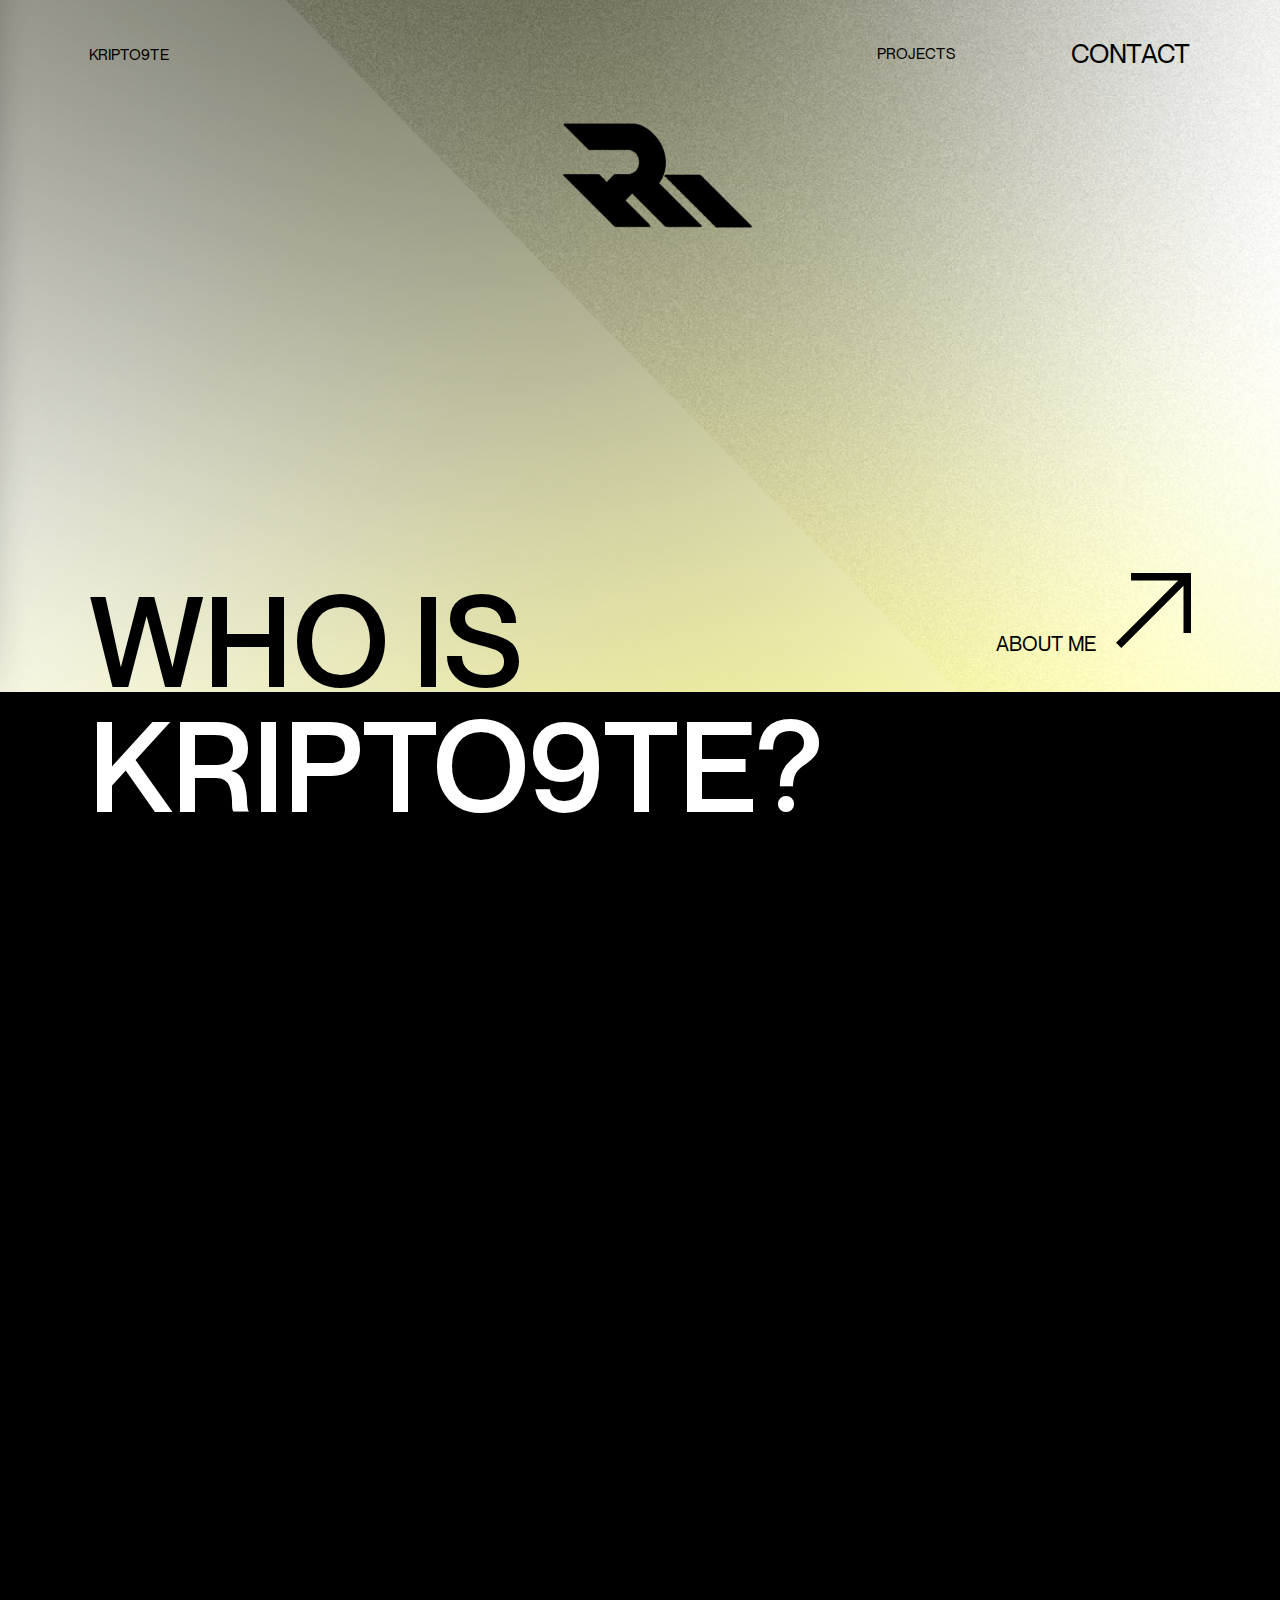
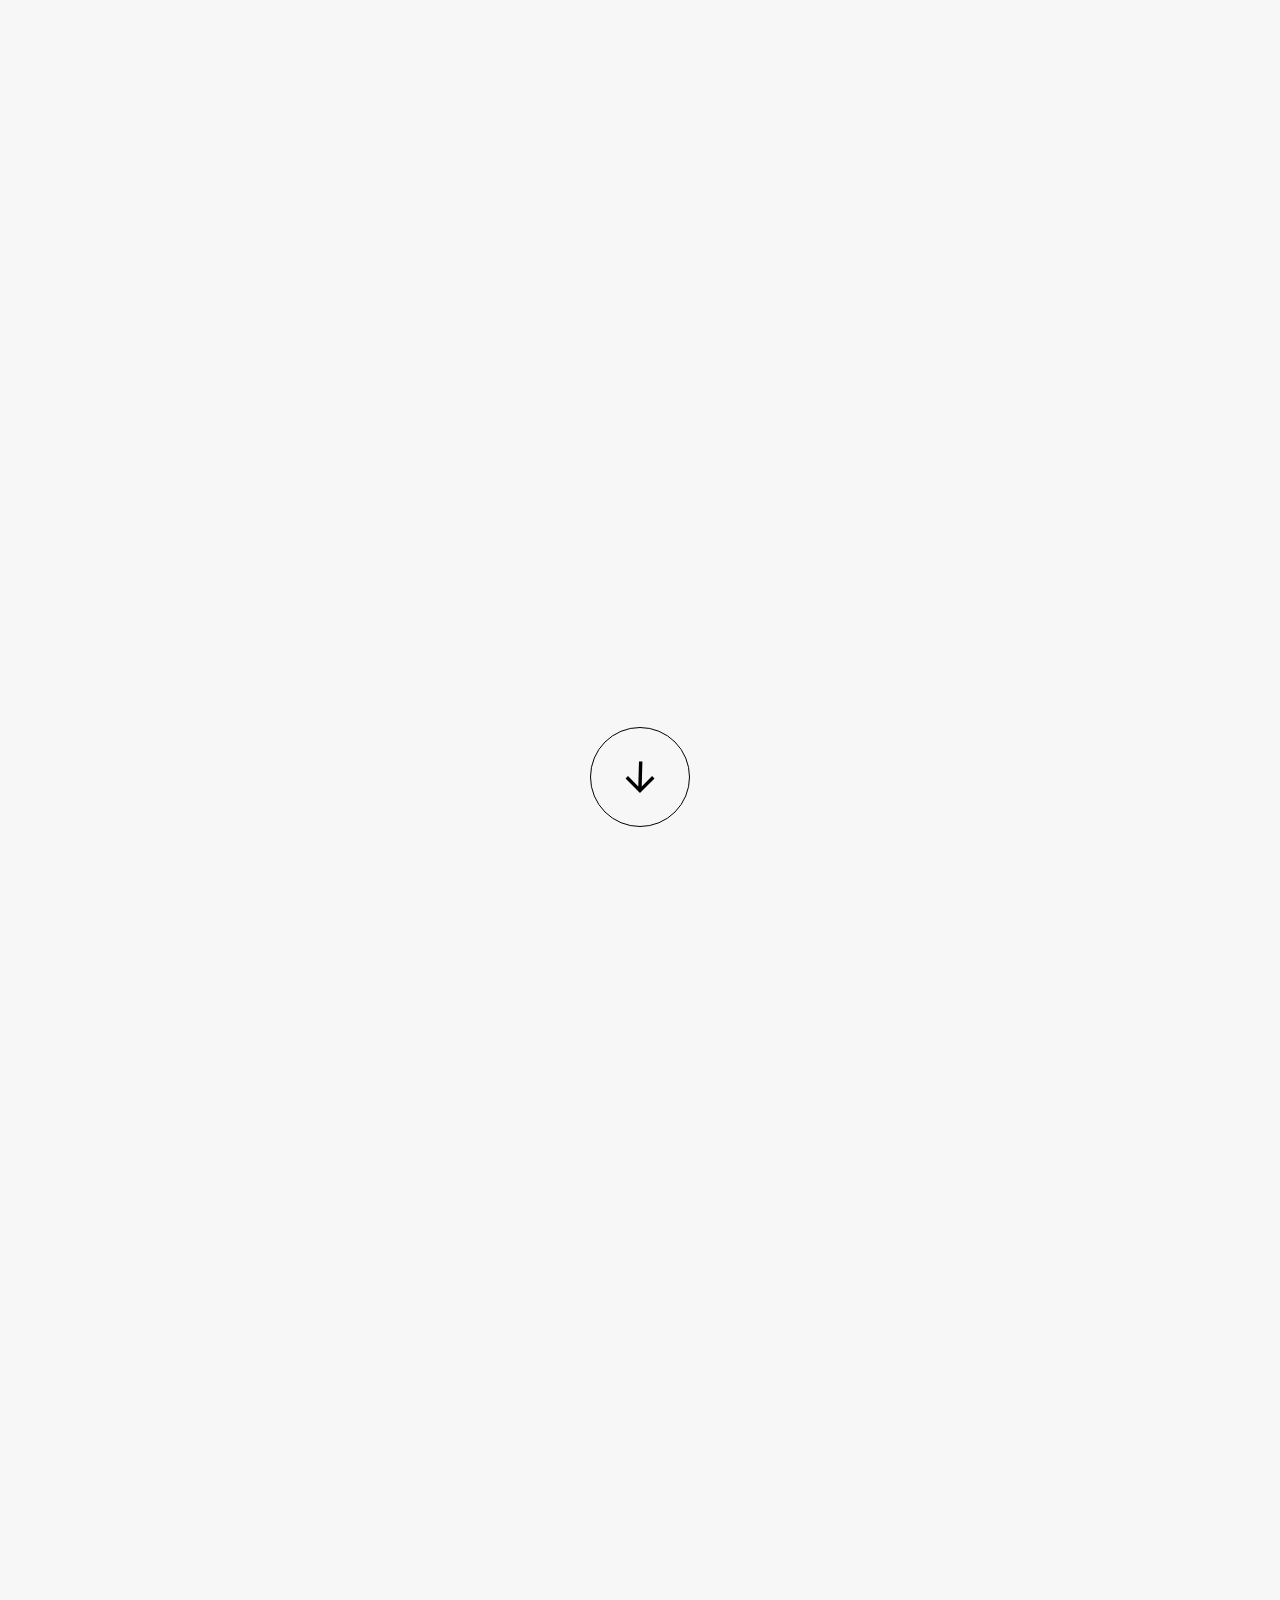
<file: index.html>
<!DOCTYPE html>
<html class="no-js" lang="en">

<head>
  <meta charset="UTF-8">
  <meta name="viewport" content="width=device-width, initial-scale=1.0, maximum-scale=1">
  <!--favicon-->
  <link rel="apple-touch-icon" sizes="60x60" href="favicons/apple-touch-icon.png">
  <link rel="icon" type="image/png" sizes="32x32" href="favicons/favicon-32x32.png">
  <link rel="icon" type="image/png" sizes="16x16" href="favicons/favicon-16x16.png">
  <link rel="manifest" href="favicons/site.webmanifest">
  <link rel="mask-icon" href="favicons/safari-pinned-tab.svg" color="#5bbad5">
  <meta name="msapplication-TileColor" content="#da532c">
  <meta name="theme-color" content="#ffffff">
  <!-- CSS-->
  <link rel="stylesheet" href="css/bootstrap-grid.min.css">
  <link rel="stylesheet" href="css/main.css">
  <title>KRiPTO9TE | Portfolio</title>
</head>

<body class="webpage">
  <div style="display: none">
    <svg xmlns="http://www.w3.org/2000/svg" xmlns:xlink="http://www.w3.org/1999/xlink">
      <symbol id="link-arrow2" viewBox="0 0 24 23">
        <path d="M3.464 0v3.425h14.66L0 20.585 2.43 23 20.554 5.84v14.57H24V0H3.464z" />
      </symbol>
      <symbol id="linkedin-original" viewBox="0 0 64 64">
        <path d="M59.3 0H4.7C2.1 0 0 2.1 0 4.6v54.8C0 61.9 2.1 64 4.7 64h54.5c2.6 0 4.7-2.1 4.7-4.6V4.6c.1-2.5-2-4.6-4.6-4.6zM19 54.5H9.5V24H19v30.5zm-4.8-34.7c-3 0-5.5-2.5-5.5-5.5s2.5-5.5 5.5-5.5 5.5 2.5 5.5 5.5c0 3.1-2.4 5.5-5.5 5.5zm40.3 34.7H45V39.7c0-3.5-.1-8.1-4.9-8.1-4.9 0-5.7 3.9-5.7 7.8v15.1h-9.5V24H34v4.2h.1c1.3-2.4 4.4-4.9 9-4.9 9.6 0 11.4 6.3 11.4 14.6v16.6z" />
      </symbol>
      <symbol id="arrow-down">
        <path d="M29.508 17.438l-2.422-2.422L16.72 25.382 17.4.432l-3.424.01-.682 24.951L2.992 15.09.555 17.527 14.986 31.96l14.522-14.521z" />
      </symbol>
      <symbol id="logo" viewBox="0 0 76 19">
        <path d="M10.05 9.9h2.625c-.325-2.9-2.5-5.025-5.825-5.025-3.8 0-6.275 2.75-6.275 6.75s2.475 6.75 6.3 6.75c3.325 0 5.6-2.175 5.8-5.125H10.05c-.1 1.425-.925 2.975-3.175 2.975-2.6 0-3.675-2.2-3.675-4.6 0-2.4 1.1-4.6 3.675-4.6 2.25 0 3.075 1.575 3.175 2.875zm10.01 6.325c-2.326 0-3.7-1.775-3.7-3.925h9.8c0-4.55-2.026-7.425-6.15-7.425-3.85 0-6.276 2.6-6.276 6.75 0 4 2.425 6.75 6.4 6.75 3.275 0 5.175-1.85 5.825-4.275h-2.625c-.225.775-1.1 2.125-3.275 2.125zm-.05-9.275c2.124 0 3.524 1.425 3.524 3.4H16.36c0-1.975 1.525-3.4 3.65-3.4zm14.824-2.075c-2.2 0-3.525 1-4.2 2h-.05v-1.65h-2.625V18h2.625v-7.775c0-1.9 1.3-3.125 3.325-3.125 1.8 0 2.525 1.1 2.525 2.825V18h2.65V9.175c0-2.925-1.875-4.3-4.25-4.3zm12.506 2.5v-2.15h-2.4V1.2h-2.65v4.025h-1.85v2.15h1.85v7.15c0 2.7 1.15 3.65 3.25 3.65.7 0 1.275-.075 1.8-.2v-2.15c-1.7.1-2.4-.075-2.4-1.525V7.375h2.4zm9.083-2.45c-1.6 0-2.8 1.025-3.775 2.625l-.05.075.475-2.4h-2.625L47.948 18h2.625l1.275-6.45c.525-2.7 2.925-4.475 5.375-4.075l.4-2.45c-.35-.075-.675-.1-1.2-.1zm4.987-1.85c.65 0 1.4-.4 1.55-1.225.2-.975-.525-1.55-1.35-1.55-.65 0-1.4.4-1.575 1.2-.175 1 .55 1.575 1.375 1.575zm-1.9 2.15L57.01 18h2.625l2.5-12.775H59.51zm4.495 0l3.075 6.25L61.03 18h3.1l4.225-4.8h.05L70.73 18h3.025l-3.5-6.525 5.55-6.25H72.78l-3.775 4.5h-.05l-2.025-4.5h-2.925z" />
      </symbol>
      <symbol id="long-arrow-right" viewBox="0 0 50 16">
        <path d="M49.707 8.707a1 1 0 000-1.414L43.343.929a1 1 0 10-1.414 1.414L47.586 8l-5.657 5.657a1 1 0 001.414 1.414l6.364-6.364zM0 9h49V7H0v2z" />
      </symbol>
      <symbol id="clip">
        <path d="M14.644 1.677a4.51 4.51 0 00-6.31.001L.98 9.031a3.445 3.445 0 004.871 4.871l6.658-6.658A2.216 2.216 0 109.376 4.11l-6.369 6.368a.579.579 0 00.819.82l6.368-6.37a1.059 1.059 0 011.498 1.498l-6.658 6.658A2.287 2.287 0 011.799 9.85l7.353-7.353a3.354 3.354 0 014.745 4.743l-7.353 7.353a.579.579 0 10.816.816l7.353-7.353a4.51 4.51 0 00-.07-6.379z" />
      </symbol>
      <symbol id="c" viewBox="0 0 67 61">
        <path d="M42.72 21.48h9.52C50.88 9.8 42.08.6 27.6.6 11.12.6.72 13.16.72 30.36c0 17.28 10.4 29.84 26.88 29.84 14.56 0 23.36-9.2 24.64-22.08h-9.52c-.64 6.96-4.72 13.92-15.36 13.92-12.32 0-17.2-10.32-17.2-21.68 0-11.28 4.88-21.6 17.2-21.6 10.56 0 14.32 6.96 15.36 12.72zm18.524 38.16c2.88 0 5.12-2 5.12-5.2 0-3.12-2.24-5.2-5.12-5.2-2.96 0-5.2 2.08-5.2 5.2 0 3.2 2.24 5.2 5.2 5.2z" />
      </symbol>
      <symbol id="facebook" viewBox="0 0 64 64">
        <path d="M47.9 25.6H40V15h6.5c1.1 0 2-.9 2-2V2c0-1.1-.9-2-2-2h-7.6C30.7 0 25 5.9 25 14.4v11.2h-9c-1.5 0-2.7 1.2-2.7 2.8v7.4c0 1.5 1.2 2.7 2.7 2.7h9v22.9c0 1.5 1.2 2.7 2.7 2.7h9.8c.6 0 1.2-.3 1.6-.7.5-.5.7-1.2.7-1.8V38.4h6.8c1.3 0 2.4-.9 2.6-2.1v-.2l1.4-7.1c.2-.8 0-1.6-.6-2.4-.4-.5-1.2-.9-2.1-1z" />
      </symbol>
      <symbol id="link-arrow" viewBox="0 0 75 75">
        <path d="M15 0v7.5h47.212L0 69.713 5.287 75 67.5 12.788V60H75V0H15z" />
      </symbol>
      <symbol id="menu" viewBox="0 -53 384 384">
        <path d="M368 154.668H16c-8.832 0-16-7.168-16-16s7.168-16 16-16h352c8.832 0 16 7.168 16 16s-7.168 16-16 16zM368 32H16C7.168 32 0 24.832 0 16S7.168 0 16 0h352c8.832 0 16 7.168 16 16s-7.168 16-16 16zm0 245.332H16c-8.832 0-16-7.168-16-16s7.168-16 16-16h352c8.832 0 16 7.168 16 16s-7.168 16-16 16zm0 0" />
      </symbol>
      <symbol id="arrow-right">
        <path d="M60.638.607L55.335 5.91l33.384 33.384H.737v7.478H88.72L55.335 80.156l5.303 5.303 42.426-42.426L60.638.607z" />
      </symbol>
      <symbol id="instagram" viewBox="0 0 64 64">
        <path d="M32 16.9c-8.3 0-15 6.8-15 15.1s6.7 15.1 15 15.1S47 40.3 47 32s-6.7-15.1-15-15.1zm0 25.2c-5.5 0-10-4.5-10-10.1s4.5-10.1 10-10.1S42 26.4 42 32s-4.5 10.1-10 10.1zM47 10c-2.8 0-5 2.3-5 5s2.2 5 5 5 5-2.3 5-5-2.2-5-5-5z" />
        <path d="M48 0H16C7.2 0 0 7.2 0 16v31.7C0 56.7 7.3 64 16.3 64h31.5C56.7 64 64 56.7 64 47.7V16c0-8.8-7.2-16-16-16zm11 47.7C59 53.9 54 59 47.8 59H16.3C10.1 59 5 54 5 47.8V16C5 9.9 9.9 5 16 5h32c6.1 0 11 4.9 11 11v31.7z" />
      </symbol>
      <symbol id="close" viewBox="0 0 64 64">
        <path d="M35.4 32l19.9-19.9c1-1 1-2.4 0-3.4s-2.4-1-3.4 0L32 28.6 12 8.8c-.9-1-2.4-1-3.3 0s-1 2.4 0 3.4L28.6 32 8.7 51.9c-1 1-1 2.4 0 3.4.5.4 1 .7 1.7.7s1.2-.2 1.7-.7l20-19.9 20 19.8c.5.4 1.2.7 1.7.7s1.2-.2 1.7-.7c1-1 1-2.4 0-3.4L35.4 32z" />
      </symbol>
      <symbol id="linkedin" viewBox="0 0 24 24">
        <path d="M23.994 24v-.001H24v-8.802c0-4.306-.927-7.623-5.961-7.623-2.42 0-4.044 1.328-4.707 2.587h-.07V7.976H8.489v16.023h4.97v-7.934c0-2.089.396-4.109 2.983-4.109 2.549 0 2.587 2.384 2.587 4.243V24zM.396 7.977h4.976V24H.396zM2.882 0C1.291 0 0 1.291 0 2.882s1.291 2.909 2.882 2.909 2.882-1.318 2.882-2.909A2.884 2.884 0 002.882 0z" />
      </symbol>
      <symbol id="long-arrow-left" viewBox="0 0 50 16">
        <path d="M.293 7.293a1 1 0 000 1.414l6.364 6.364a1 1 0 001.414-1.414L2.414 8l5.657-5.657A1 1 0 006.657.93L.293 7.293zM50 7H1v2h49V7z" />
      </symbol>
      <symbol id="circle-text" viewBox="0 0 251 251">
        <path d="M242.801 140.725l-.273 3.202c3.967-.124 7.313-2.82 7.727-7.689.471-5.542-3.455-9.399-9.239-9.891-5.811-.494-10.333 2.644-10.804 8.186-.416 4.896 2.426 8.119 6.72 8.918l.273-3.202c-2.322-.414-4.546-1.985-4.242-5.563.352-4.143 3.962-5.489 7.783-5.164 3.793.322 7.124 2.259 6.771 6.402-.302 3.551-2.75 4.616-4.716 4.801zm-13.252 3.807l-.793 3.114 7.221 1.839-1.166 4.579c-1.147 4.5-7.137 1.108-8.141 1.771l-.834 3.271.183.046c.568-.914 7.494 2.522 9.405-1.588l.052.013c-.023 2.279 1.154 4 3.771 4.667 3.401.866 5.997-1.12 6.977-4.966l2.033-7.98-18.708-4.766zm15.272 7.206l-1.073 4.213c-.487 1.91-1.386 3.798-4.081 3.112-2.721-.693-2.581-2.775-2.094-4.685l1.073-4.213 6.175 1.573zm-10.296 16.006l4.824 2.041-4.186 9.897 2.512 1.062 5.437-12.856-17.78-7.52-5.543 13.105 2.512 1.062 4.291-10.146 5.397 2.283-3.671 8.678 2.536 1.073 3.671-8.679z" />
        <path d="M217.159 186.586l-4.706-1.06-1.714 2.782 20.148 4.1 1.77-2.874-12.715-16.169-1.713 2.781 3.064 3.727-4.134 6.713zm5.943-4.553l6.171 7.383-.028.046-9.357-2.21 3.214-5.219zm-16.12 10.508l-2.083 2.446 12.621 10.749-3.991 4.687 2.076 1.768 10.083-11.841-2.076-1.768-4.009 4.708-12.621-10.749zm5.986 21.999l-13.35-13.945-2.321 2.222 13.35 13.945 2.321-2.222zm-4.516 4.551l-17.06-11.182-2.748 2.14 6.666 19.278 2.684-2.09-5.829-15.481.021-.016 13.582 9.441 2.684-2.09zm-22.693 6.597l2.564 4.567-9.371 5.26 1.335 2.378 12.172-6.832-9.449-16.835-12.408 6.965 1.335 2.378 9.606-5.392 2.868 5.109-8.217 4.612 1.348 2.402 8.217-4.612zm-31.615 6.187l-2.839-3.9-3.123.961 12.442 16.368 3.226-.993 1.105-20.54-3.122.962-.154 4.822-7.535 2.32zm7.47.496l-.23 9.62-.052.016-5.575-7.832 5.857-1.804zm-25.325 11.531l-3.186.42c1.073 3.59 4.106 5.941 9.085 5.285 5.514-.727 8.44-5.388 7.682-11.143-.762-5.782-4.421-9.576-9.962-8.846-2.891.381-4.54 1.715-5.571 3.811l-.053.008-1.042-2.532-2.195.289 1.323 10.038 8.646-1.139-.339-2.57-5.407.713c-.375-3.055 1.759-5.461 4.784-5.859 4.363-.575 6.154 2.893 6.63 6.506.473 3.587-.734 7.45-4.829 7.99-2.838.374-4.784-.759-5.566-2.971zm-11.7-1.523l-.182 5.235-10.74-.373-.094 2.725 13.95.485.671-19.293-14.221-.494-.094 2.725 11.009.383-.204 5.855-9.417-.327-.096 2.752 9.418.327zm-11.831-11.857l-3.154-.614-2.76 14.179-.053-.01-5.8-15.846-3.498-.681-3.69 18.949 3.154.614 2.771-14.231.053.01 5.763 15.893 3.525.686 3.689-18.949zm-34.046 3.642l-3.004-1.14c-.97 3.848.706 7.805 5.275 9.539 5.2 1.974 9.985-.744 12.045-6.172 2.07-5.452.292-10.661-4.908-12.634-4.595-1.744-8.473.105-10.42 4.016l3.005 1.14c1.035-2.119 3.156-3.827 6.513-2.553 3.888 1.476 4.192 5.316 2.831 8.901-1.35 3.559-4.126 6.231-8.014 4.756-3.332-1.265-3.685-3.911-3.323-5.853zm-8.436 3.612l-.085-13.507 3.851-6.63-2.778-1.614-3.852 6.63-11.775 6.618 2.965 1.723 8.845-5.229.047.027-.183 10.26 2.965 1.722zm-45.298-38.123l1.622 2.022 19.737-6.251-1.622-2.021-19.737 6.25zm-6.6-9.881l1.424 2.166 20.24-4.351-1.423-2.166-20.24 4.351zm-9.635-45.269l-.65-3.147c-3.768 1.247-6.207 4.784-5.219 9.57 1.126 5.447 5.987 8.027 11.672 6.852 5.712-1.18 9.153-5.475 8.027-10.922-.994-4.813-4.636-7.093-8.98-6.636l.65 3.146c2.344-.264 4.923.61 5.65 4.126.841 4.072-2.237 6.39-5.991 7.166-3.728.77-7.473-.138-8.314-4.21-.721-3.49 1.322-5.208 3.155-5.945zm.177-10.324l-5.233.222-.456-10.736-2.724.116.592 13.946 19.288-.819-.604-14.216-2.725.115.468 11.006-5.854.249-.4-9.415-2.751.117.4 9.415zm10.883-13.194l.371-3.191-14.348-1.667.006-.053 15.354-6.997.412-3.54-19.176-2.227-.371 3.191 14.402 1.673-.006.054-15.405 6.963-.415 3.567 19.176 2.227zm3.462-21.713l.852-3.098-15.984-4.397 1.632-5.935-2.629-.723-4.125 14.995 2.63.723 1.64-5.962 15.984 4.397zm2.899-10.18l1.318-2.93-6.797-3.056 1.938-4.31c1.904-4.235 7.22.139 8.324-.342l1.384-3.078-.172-.078c-.716.803-6.947-3.774-9.538-.054l-.049-.022c.416-2.241-.448-4.14-2.91-5.246-3.202-1.44-6.1.07-7.728 3.69l-3.377 7.51 17.607 7.916zm-13.802-9.728l1.782-3.965c.808-1.797 2.02-3.503 4.556-2.362 2.56 1.15 2.064 3.177 1.256 4.975l-1.783 3.965-5.811-2.613zm4.366-15.135l16.657 9.758 1.624-2.773-16.657-9.757-1.624 2.772zm14.879-5.782l4.044 11.111 2.23-3.018-3.332-8.168.016-.022 8.803.762 2.23-3.019-11.853-.631-3.965-10.448-2.069 2.802 3.119 7.775-.016.022-8.333-.717-2.069 2.802 11.195.75zm30.184-40.392l-2.176 1.407 4.202 20.273 2.176-1.408-4.202-20.272zm10.582-5.619l-2.302 1.193 2.244 20.58 2.302-1.192-2.245-20.581zm45.96-4.984l3.197-.321c-.851-3.876-4.117-6.669-8.98-6.18-5.534.557-8.602 5.126-8.021 10.902.584 5.803 4.5 9.67 10.034 9.112 4.89-.491 7.534-3.878 7.529-8.246l-3.197.321c.02 2.359-1.115 4.834-4.688 5.193-4.137.416-6.124-2.884-6.508-6.699-.381-3.788.909-7.418 5.046-7.834 3.546-.357 5.044 1.853 5.588 3.752zm6.539 12.275l3.206.21.488-7.436 4.715.31c4.634.304 2.394 6.813 3.23 7.68l3.368.221.012-.189c-1.003-.39 1.109-7.828-3.281-8.955l.003-.054c2.245-.393 3.722-1.866 3.899-4.56.23-3.502-2.197-5.691-6.158-5.951l-8.217-.54-1.265 19.264zm4.292-16.332l4.338.285c1.967.129 3.988.667 3.806 3.442-.184 2.802-2.257 3.045-4.224 2.916l-4.337-.285.417-6.358zm18.18 7.243l1.138-5.113 10.489 2.334.592-2.661-13.625-3.033-4.194 18.844 13.889 3.091.592-2.662-10.753-2.393 1.273-5.72 9.198 2.048.599-2.688-9.198-2.047z" />
        <path d="M168.69 24.167l-.191 4.82 3.045 1.183.39-20.557-3.146-1.221-13.605 15.428 3.046 1.182 3.111-3.688 7.35 2.853zm-5.552-5.022l6.146-7.404.05.02-.483 9.602-5.713-2.218zm13.201 13.867l2.784 1.603 8.274-14.366 5.334 3.073 1.361-2.363-13.477-7.762-1.361 2.363 5.358 3.086-8.273 14.366zm20.428-10.002l-11.299 15.652 2.605 1.88 11.299-15.652-2.605-1.88zm5.742 3.912l-7.982 18.772 2.594 2.325 17.792-9.977-2.533-2.27-14.203 8.48-.02-.018 6.885-15.041-2.533-2.271zm10.387 20.938l4.025-3.352 6.877 8.257 2.096-1.745-8.934-10.726-14.834 12.356 9.107 10.933 2.095-1.745-7.05-8.465 4.502-3.75 6.031 7.24 2.116-1.762-6.031-7.24zm32.338 41.975l-.837-2.453-20.686-.842.837 2.453 20.686.842zm2.803 11.364l-.602-2.521-20.514-2.794.602 2.521 20.514 2.794z" />
      </symbol>
      <symbol id="paper-clip" viewBox="0 0 16 16">
        <path d="M14.644 1.676a4.51 4.51 0 00-6.31.001L.98 9.03a3.445 3.445 0 004.871 4.872l6.658-6.659A2.216 2.216 0 109.376 4.11l-6.369 6.368a.579.579 0 00.819.82l6.368-6.37a1.059 1.059 0 011.498 1.498l-6.658 6.658A2.287 2.287 0 011.799 9.85l7.353-7.353a3.354 3.354 0 014.745 4.743l-7.353 7.353a.579.579 0 10.816.816l7.353-7.353a4.51 4.51 0 00-.07-6.379z" />
      </symbol>
      <symbol id="soc-fb" viewBox="0 0 512 512">
        <path d="M288 192v-38.1c0-17.2 3.8-25.9 30.5-25.9H352V64h-55.9c-68.5 0-91.1 31.4-91.1 85.3V192h-45v64h45v192h83V256h56.4l7.6-64h-64z" />
      </symbol>
      <symbol id="soc-lin" viewBox="0 0 512 512">
        <path d="M417.2 64H96.8C79.3 64 64 76.6 64 93.9V415c0 17.4 15.3 32.9 32.8 32.9h320.3c17.6 0 30.8-15.6 30.8-32.9V93.9C448 76.6 434.7 64 417.2 64zM183 384h-55V213h55v171zm-25.6-197h-.4c-17.6 0-29-13.1-29-29.5 0-16.7 11.7-29.5 29.7-29.5s29 12.7 29.4 29.5c0 16.4-11.4 29.5-29.7 29.5zM384 384h-55v-93.5c0-22.4-8-37.7-27.9-37.7-15.2 0-24.2 10.3-28.2 20.3-1.5 3.6-1.9 8.5-1.9 13.5V384h-55V213h55v23.8c8-11.4 20.5-27.8 49.6-27.8 36.1 0 63.4 23.8 63.4 75.1V384z" />
      </symbol>
      <symbol id="soc-gp" viewBox="0 0 512 512">
        <path d="M242.1 275.6l-18.2-13.7-.1-.1c-5.8-4.6-10-8.3-10-14.7 0-7 5-11.8 10.9-17.4l.5-.4c20-15.2 44.7-34.3 44.7-74.6 0-26.9-11.9-44.7-23.3-57.7h13L320 64H186.5c-25.3 0-62.7 3.2-94.6 28.6l-.1.3C70 110.9 57 137.4 57 163.5c0 21.2 8.7 42.2 23.9 57.4 21.4 21.6 48.3 26.1 67.1 26.1 1.5 0 3 0 4.5-.1-.8 3-1.2 6.3-1.2 10.3 0 10.9 3.6 19.3 8.1 26.2-24 1.9-58.1 6.5-84.9 22.3-39.4 22.7-42.5 56-42.5 65.6 0 38.2 35.7 76.8 115.5 76.8 91.6 0 139.5-49.8 139.5-99 0-37.1-22.8-55.6-44.9-73.5zM116.7 139.9c0-13.4 3-23.5 9.3-30.9 6.5-7.9 18.2-13.1 29-13.1 19.9 0 32.9 15 40.4 27.6 9.2 15.5 14.9 36.1 14.9 53.6 0 4.9 0 20-10.2 29.8-7 6.7-18.7 11.4-28.6 11.4-20.5 0-33.5-14.7-40.7-27-10.4-17.8-14.1-38.2-14.1-51.4zM237.8 368c0 27.4-25.2 44.5-65.8 44.5-48.1 0-80.3-20.6-80.3-51.3 0-26.1 21.5-36.8 37.8-42.5 18.9-6.1 44.3-7.3 50.1-7.3 3.9 0 6.1 0 8.7.2 36.6 25.2 49.5 36.1 49.5 56.4z" />
        <path d="M402 142V64h-34v78h-80v34h80v81h34v-81h78v-34z" />
      </symbol>
      <symbol id="soc-pinterest" viewBox="0 0 512 512">
        <path d="M256 32C132.3 32 32 132.3 32 256c0 91.7 55.2 170.5 134.1 205.2-.6-15.6-.1-34.4 3.9-51.4 4.3-18.2 28.8-122.1 28.8-122.1s-7.2-14.3-7.2-35.4c0-33.2 19.2-58 43.2-58 20.4 0 30.2 15.3 30.2 33.6 0 20.5-13.1 51.1-19.8 79.5-5.6 23.8 11.9 43.1 35.4 43.1 42.4 0 71-54.5 71-119.1 0-49.1-33.1-85.8-93.2-85.8-67.9 0-110.3 50.7-110.3 107.3 0 19.5 5.8 33.3 14.8 43.9 4.1 4.9 4.7 6.9 3.2 12.5-1.1 4.1-3.5 14-4.6 18-1.5 5.7-6.1 7.7-11.2 5.6-31.3-12.8-45.9-47-45.9-85.6 0-63.6 53.7-139.9 160.1-139.9 85.5 0 141.8 61.9 141.8 128.3 0 87.9-48.9 153.5-120.9 153.5-24.2 0-46.9-13.1-54.7-27.9 0 0-13 51.6-15.8 61.6-4.7 17.3-14 34.5-22.5 48 20.1 5.9 41.4 9.2 63.5 9.2 123.7 0 224-100.3 224-224C480 132.3 379.7 32 256 32z" />
      </symbol>
      <symbol id="soc-tw" viewBox="0 0 512 512">
        <path d="M492 109.5c-17.4 7.7-36 12.9-55.6 15.3 20-12 35.4-31 42.6-53.6-18.7 11.1-39.4 19.2-61.5 23.5C399.8 75.8 374.6 64 346.8 64c-53.5 0-96.8 43.4-96.8 96.9 0 7.6.8 15 2.5 22.1-80.5-4-151.9-42.6-199.6-101.3-8.3 14.3-13.1 31-13.1 48.7 0 33.6 17.2 63.3 43.2 80.7-16-.4-31-4.8-44-12.1v1.2c0 47 33.4 86.1 77.7 95-8.1 2.2-16.7 3.4-25.5 3.4-6.2 0-12.3-.6-18.2-1.8 12.3 38.5 48.1 66.5 90.5 67.3-33.1 26-74.9 41.5-120.3 41.5-7.8 0-15.5-.5-23.1-1.4C62.8 432 113.7 448 168.3 448 346.6 448 444 300.3 444 172.2c0-4.2-.1-8.4-.3-12.5C462.6 146 479 129 492 109.5z" />
      </symbol>
      <symbol id="triangle" viewBox="0 0 17 19">
        <path d="M16.021 9.5L.24 18.61V.388L16.02 9.5z" />
      </symbol>
      <symbol id="twitter" viewBox="0 0 64 64">
        <path d="M20.1 58.1c24.2 0 37.4-20 37.4-37.4 0-.5 0-1.1-.1-1.7 2.6-1.9 4.8-4.2 6.5-6.8-2.4 1.1-4.9 1.8-7.6 2.1 2.7-1.6 4.8-4.2 5.8-7.3-2.6 1.5-5.3 2.6-8.4 3.2C51.3 7.6 47.9 6 44.1 6c-7.3 0-13.2 5.9-13.2 13.2 0 1 .1 2 .3 3-10.6-.6-20.3-5.8-26.8-13.8-1.1 2-1.8 4.2-1.8 6.6 0 4.6 2.3 8.6 5.9 10.9-2.2-.1-4.2-.7-5.9-1.6v.1c0 6.3 4.5 11.7 10.5 12.9-1.1.3-2.3.5-3.4.5-.9 0-1.7-.1-2.5-.3 1.7 5.2 6.5 9 12.3 9.1-4.5 3.5-10.2 5.6-16.3 5.6-1.2.1-2.2 0-3.2-.1 5.7 3.8 12.7 6 20.1 6" />
      </symbol>
      <symbol id="vertical-logo" viewBox="0 0 59 242">
        <path d="M31.08 210.84v-8.4c-9.28 1.04-16.08 8-16.08 18.64 0 12.16 8.8 20.08 21.6 20.08s21.6-7.92 21.6-20.16c0-10.64-6.96-17.92-16.4-18.56v8.4c4.56.32 9.52 2.96 9.52 10.16 0 8.32-7.04 11.76-14.72 11.76-7.68 0-14.72-3.52-14.72-11.76 0-7.2 5.04-9.84 9.2-10.16zm20.24-32.029c0 7.44-5.68 11.84-12.56 11.84v-31.36c-14.56 0-23.76 6.48-23.76 19.68 0 12.32 8.32 20.08 21.6 20.08 12.8 0 21.6-7.76 21.6-20.48 0-10.48-5.92-16.56-13.68-18.64v8.4c2.48.72 6.8 3.52 6.8 10.48zm-29.68.16c0-6.8 4.56-11.28 10.88-11.28v22.96c-6.32 0-10.88-4.88-10.88-11.68zM15 131.531c0 7.04 3.2 11.28 6.4 13.44v.16h-5.28v8.4H57v-8.4H32.12c-6.08 0-10-4.16-10-10.64 0-5.76 3.52-8.08 9.04-8.08H57v-8.48H28.76c-9.36 0-13.76 6-13.76 13.6zm8-40.02h-6.88v7.68H3.24v8.48h12.88v5.92H23v-5.92h22.88c8.64 0 11.68-3.68 11.68-10.4 0-2.24-.24-4.08-.64-5.76h-6.88c.32 5.44-.24 7.68-4.88 7.68H23v-7.68zm-7.84-29.065c0 5.12 3.28 8.96 8.4 12.08l.24.16-7.68-1.52v8.4l40.88 8v-8.4l-20.64-4.08c-8.64-1.68-14.32-9.36-13.04-17.2l-7.84-1.28c-.24 1.12-.32 2.16-.32 3.84zM9.24 46.49c0-2.08-1.28-4.48-3.92-4.96C2.2 40.89.36 43.21.36 45.85c0 2.08 1.28 4.48 3.84 5.04 3.2.56 5.04-1.76 5.04-4.4zm6.88 6.08l40.88 8v-8.4l-40.88-8v8.4zm0-14.386l20-9.84L57 47.703v-9.92l-15.36-13.52v-.16L57 16.663v-9.68l-20.88 11.2-20-17.76v9.68l14.4 12.08v.16l-14.4 6.48v9.36z" />
      </symbol>
    </svg>
  </div>
  <div class="animsition">
    <header class="header header--secondary header--absolute __js_fixed-header header--height">
      <div class="header__container container container--size-large">
        <a class="header__logo logo navigation__link" href="#">
          KRiPTO9TE
        </a>
        <div class="header__mobile mobile-canvas">
          <nav class="mobile-canvas__nav navigation">
            <ul class="navigation__list">
              
              <li class="navigation__item">
                <a class="navigation__link " href="allprojects.html">Projects<span class="navigation__link-icon">
                    <svg width="12" height="13">
                      <use xlink:href="#link-arrow"></use>
                    </svg>
                  </span>
                </a>
              </li>
            </ul>
          </nav>
          <a class="mobile-canvas__phone" href="#contact">CONTACT</a>
        </div>
        <button class="header__menu-toggle menu-toggle" type="button">
          <span class="menu-toggle__line"></span>
          <span class="visually-hidden">Menu toggle</span>
        </button>
      </div>
    </header>
    <main>
      <section class="hero" >
        <div class="hero__bg __js_parallax">
          <img src="img/Frame 791.png" width="1920" height="1080" alt="">
        </div>
        <div class="hero__container container container--size-large">
          <header class="hero__header">
            <div class="container container--size-large">
              <h1 class="hero__title">Who is<span>KRiPTO9TE?</span>
              </h1>
              <a class="hero__more arrow-link" href="about-us.html">
                <span class="arrow-link__text">About me</span>
                <span class="arrow-link__icon">
                  <svg width="75" height="75">
                    <use xlink:href="#link-arrow"></use>
                  </svg>
                </span>
              </a>
            </div>
          </header>
          <div class="hero__content">
            <div class="hero__vertical vertical-logo">
            </div>
          </div>
        </div>
      </section>
      <section class="features" id="about-me">
        <div class="features__container container container--size-large">
          <div class="row">
            <div class="col-12 col-md-0 col-lg-4"></div>
            <div class="col-12 col-md-12 col-lg-8">
              <div class="features__description" data-aos="fade-up">Hello, my real name is Muhammad Raihan Januar, based in Indonesia. I am a Junior Flutter Developer with skills in UI/UX design and proficiency in various programming languages such as MySQL, PHP (Laravel), and HTML. Here you can see some of my latest work.</div>
            </div>
          </div>
          <div class="row">
            <div class="col-12 col-md-4 col-lg-7">
              <div class="features__text" data-aos="fade-up">I love coding, but I hate it when I come across errors. It can be frustrating trying to figure out where the problem is and how to fix it, but ultimately it's all part of the learning process. Despite the challenges, I still enjoy coding because it allows me to create and build things that are useful and meaningful to me. I enjoy developing apps because it allows me to combine my creativity and technical abilities to create high-quality and user-friendly applications.</div>
            </div>
            <div class="col-12 col-md-8 col-lg-5">
              <a class="features__card features__card--size-large feature-card" target="_blank" href="https://medium.com/@raihan_januar/ux-study-case-kiri-app-for-angkot-owner-915158d98f3" data-aos="fade-up">
                <span class="feature-card__image">
                  <img src="img/Frame 81.png" width="810" height="529" alt="questions">
                </span>
                <span class="feature-card__caption">Latest post on Medium
                  <br>UX Study Case: Kiri App
                </span>
              </a>
            </div>
            
          </div>
          <div class="row">
            <div class="col-12">
              <div class="row">
                <div class="col-12 col-md-4 col-lg-7">
                  <a class="features__card features__card--size-middle feature-card feature-card--mobile-same-size" target="_blank" href="https://dribbble.com/raihan_januar" data-aos="fade-up">
                    <span class="feature-card__image">
                      <img src="img/Frame 82.png" width="616" height="529" alt="Goal">
                    </span>
                    <span class="feature-card__caption">for more Ui design,
                      <br>check my dribbble account
                    </span>
                  </a>
                </div>
                <div class="col-12 col-md-8 col-lg-5 d-flex">
                  <a class="features__card features__card--size-small feature-card feature-card--mobile-same-size" target="_blank" href="https://www.instagram.com/malezngoding/" data-aos="fade-up">
                    <span class="feature-card__image">
                      <img src="img/sps11.jpg" width="410" height="490" alt="Concept">
                    </span>
                    <span class="feature-card__caption">hey, 
                      <br>I do photography too!
                    </span>
                  </a>
                </div>
              </div>
            </div>
          </div>
        </div>
      </section>
      
      <section class="works">
        <div class="works__container container container--size-large">
          <header class="works__header">
            <div class="row">
              <div class="col-8" data-aos="fade-up">
                <h2 class="works__title">
                  <span>projects</span>I have worked on
                </h2>
              </div>
              <div class="col-4 text-md-right" data-aos="fade-up">
                <a class="works__more arrow-link--white arrow-link" href="allprojects.html">
                  <span class="arrow-link__text">View all</span>
                  <span class="arrow-link__icon">
                    <svg width="75" height="75">
                      <use xlink:href="#link-arrow"></use>
                    </svg>
                  </span>
                </a>
              </div>
            </div>
          </header>
          <div class="works__carousel carousel swiper-container __js_carousel" data-aos="fade-up">
            <div class="carousel__navigation">
              <button class="carousel__btn carousel__btn--prev" type="button">Prev</button>
              <button class="carousel__btn carousel__btn--next" type="button">Next</button>
            </div>
            <div class="swiper-wrapper">
              <a class="carousel__item carousel-card swiper-slide" target="_blank" href="https://medium.com/@raihan_januar/ux-study-case-kiri-app-for-angkot-owner-915158d98f3">
                <img src="img/Frame 79.png" width="662" height="510" alt="Desk Issue 0.1">
                <span class="carousel-card__bottom">
                  <span class="carousel-card__title">Kiri App for Angkot Owner</span>
                  <span class="carousel-card__icon">
                    <svg width="29" height="29">
                      <use xlink:href="#link-arrow"></use>
                    </svg>
                  </span>
                </span>
              </a>
              <a class="carousel__item carousel-card swiper-slide" target="_blank" href="https://www.youtube.com/watch?v=WqkpPy4QFUA">
                <img src="img/Frame 78.png" width="662" height="510" alt="Desk Issue 0.1">
                <span class="carousel-card__bottom">
                  <span class="carousel-card__title">EzAgentLink for Brilink Agents using laravel Framework</span>
                  <span class="carousel-card__icon">
                    <svg width="29" height="29">
                      <use xlink:href="#link-arrow"></use>
                    </svg>
                  </span>
                </span>
              </a>
              <a class="carousel__item carousel-card swiper-slide" href="fps.html">
                <img src="img/Frame 77.png" width="662" height="510" alt="Desk Issue 0.1">
                <span class="carousel-card__bottom">
                  <span class="carousel-card__title">Instagram Content for @FPS.Telkom</span>
                  <span class="carousel-card__icon">
                    <svg width="29" height="29">
                      <use xlink:href="#link-arrow"></use>
                    </svg>
                  </span>
                </span>
              </a>
              <a class="carousel__item carousel-card swiper-slide" target="_blank" href="https://www.youtube.com/playlist?list=PLtZHplTLDauFZ-EDYBYGCyTFCOxgs4TGo">
                <img src="img/Frame 80.png" width="662" height="510" alt="Desk Issue 0.1">
                <span class="carousel-card__bottom">
                  <span class="carousel-card__title">Cyantalks Podcast Video</span>
                  <span class="carousel-card__icon">
                    <svg width="29" height="29">
                      <use xlink:href="#link-arrow"></use>
                    </svg>
                  </span>
                </span>
              </a>
            </div>
          </div>
        </div>
        <a class="blog-grid__more circle-link" href="allprojects.html">
          <svg width="30" height="32">
            <use xlink:href="#arrow-down"></use>
          </svg>
        </a>
      </section>
      <section class="contact-section" id="contact">
        <div class="contact-section__container container container--size-large">
          <div class="row">
            <div class="contact-section__main col-12 col-lg">
              <h2 class="contact-section__title" data-aos="fade-up">Contact me</h2>
              
              <div class="contact-section__link" data-aos="fade-up">
                <a href="mailto:raihanjanuar@rocketmail.com">send me an email</a>
              </div>
              
            </div>
            <div class="contact-section__aside col-12 col-lg" data-aos="fade-up">
              <div class="discuss-project discuss-project--no-padding col-12">
                <div class="discuss-project__wrapper" data-aos="fade-up">
                  <div class="discuss-project__title" data-aos="fade-up">Social Media</div>
                  <ul class="contact-section__social" data-aos="fade-up">
                    <li>
                      <a target="_blank" href="https://dribbble.com/raihan_januar">Dribbble</a>
                    </li>
                    <li>
                      <a target="_blank" href="https://www.instagram.com/raihan_januar/">Instagram</a>
                    </li>
                    <li>
                      <a target="_blank" href="https://medium.com/@raihan_januar">Medium</a>
                    </li>
                    <li>
                      <a target="_blank" href="https://www.linkedin.com/in/muhammad-raihan-januar-285aa91b4/">LinkedIn</a>
                    </li>
                  </ul>
                </div>
              </div>
            </div>
          </div>
        </div>
      </section>
    </main>
  </div>
  <!-- Javascript libs-->
  <script src="js/libs/jquery-3.5.1.min.js"></script>
  <script src="js/libs/jquery.fancybox.min.js"></script>
  <script src="js/libs/animsition.min.js"></script>
  <script src="js/libs/aos.js"></script>
  <script src="js/libs/swiper-bundle.min.js"></script>
  <script src="js/libs/jquery.easy_number_animate.js"></script>
  <script src="js/libs/jquery.marquee.min.js"></script>
  <script src="js/libs/isotope.pkgd.min.js"></script>
  <script src="js/libs/packery.pkgd.min.js"></script>
  <script src="js/libs/packery-mode.pkgd.min.js"></script>
  <script src="js/libs/jquery.pagepiling.js"></script>
  <script src="js/libs/simpleParallax.min.js"></script>
  <!-- JavaScript-->
  <script src="js/main.js"></script>
</body>

</html>
</file>
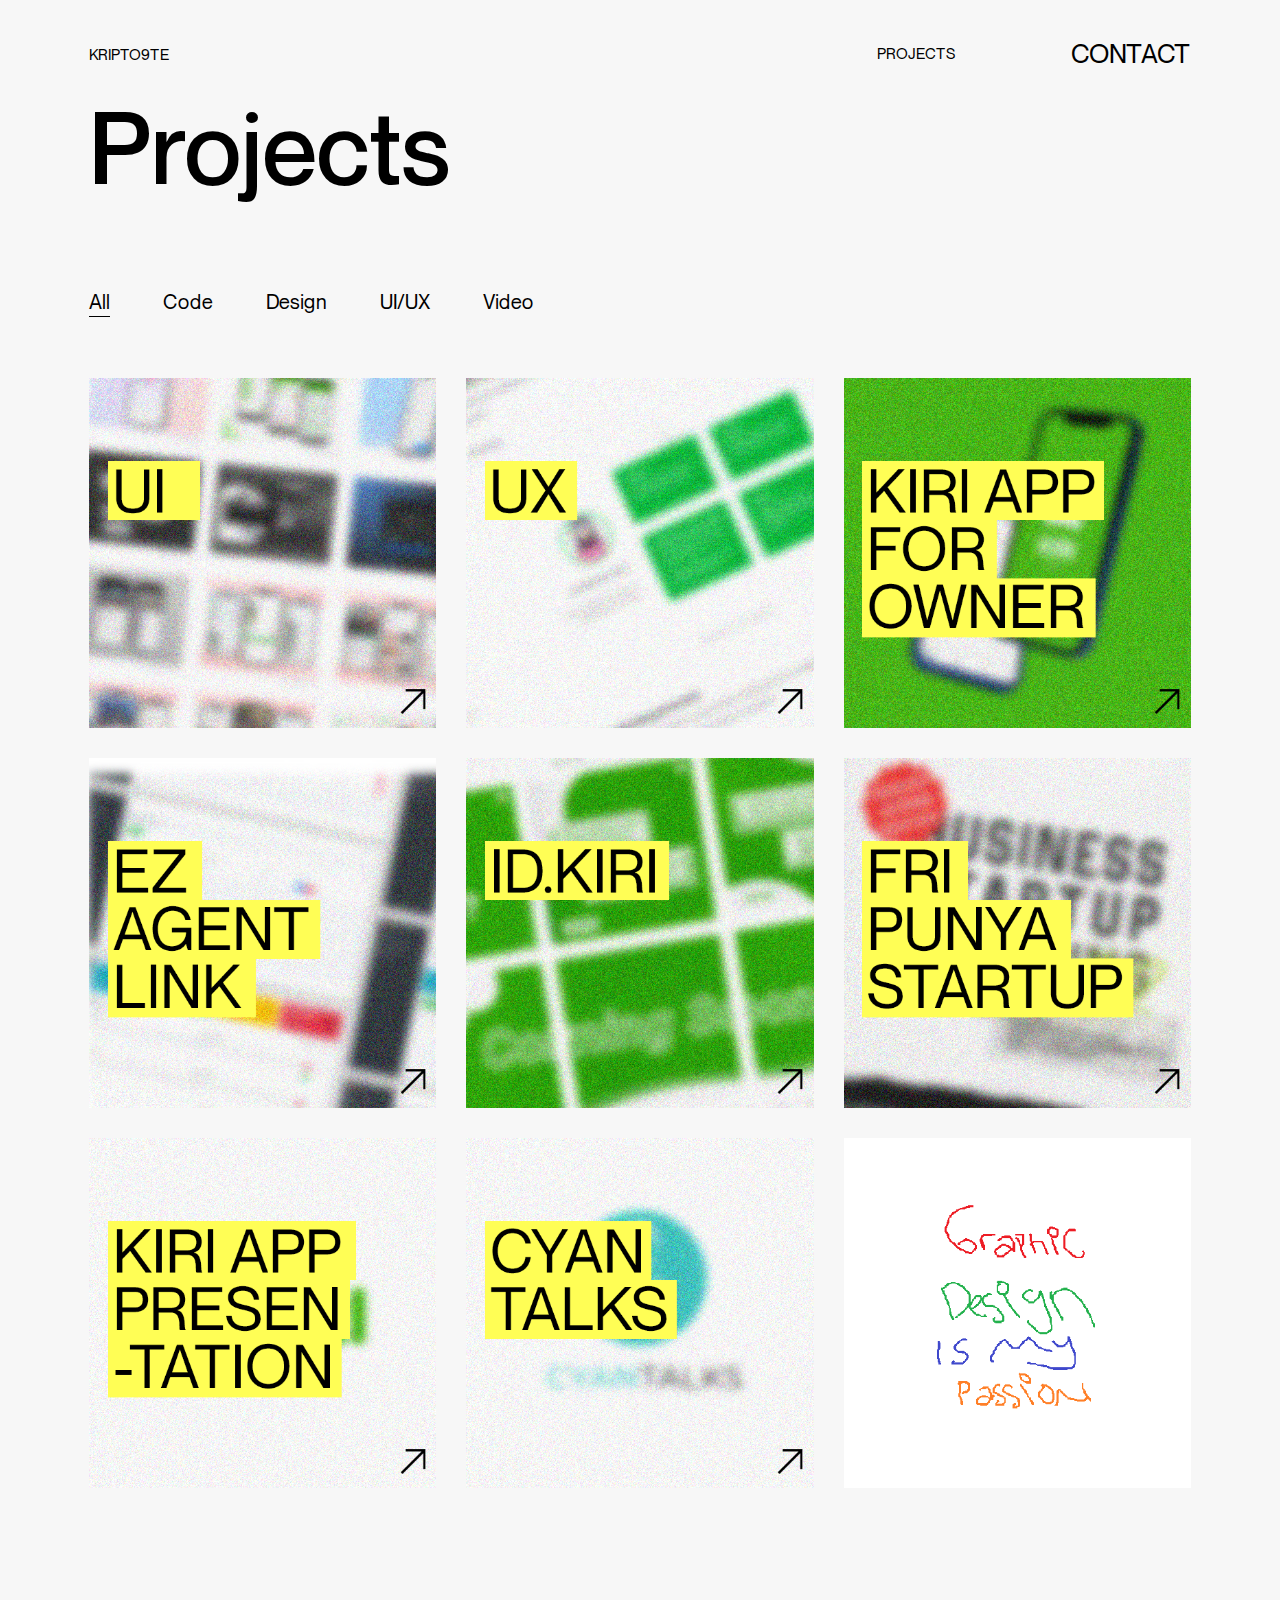
<file: allprojects.html>
<!DOCTYPE html>
<html class="no-js" lang="en">

<head>
  <meta charset="UTF-8">
  <meta name="viewport" content="width=device-width, initial-scale=1.0, maximum-scale=1">
  <!--favicon-->
  <link rel="apple-touch-icon" sizes="60x60" href="favicons/apple-touch-icon.png">
  <link rel="icon" type="image/png" sizes="32x32" href="favicons/favicon-32x32.png">
  <link rel="icon" type="image/png" sizes="16x16" href="favicons/favicon-16x16.png">
  <link rel="manifest" href="favicons/site.webmanifest">
  <link rel="mask-icon" href="favicons/safari-pinned-tab.svg" color="#5bbad5">
  <meta name="msapplication-TileColor" content="#da532c">
  <meta name="theme-color" content="#ffffff">
  <!-- CSS-->
  <link rel="stylesheet" href="css/bootstrap-grid.min.css">
  <link rel="stylesheet" href="css/main.css">
  <title>KRiPTO9TE | All Projects</title>
</head>

<body class="webpage">
  <div style="display: none">
    <svg xmlns="http://www.w3.org/2000/svg" xmlns:xlink="http://www.w3.org/1999/xlink">
      <symbol id="link-arrow2" viewBox="0 0 24 23">
        <path d="M3.464 0v3.425h14.66L0 20.585 2.43 23 20.554 5.84v14.57H24V0H3.464z" />
      </symbol>
      <symbol id="linkedin-original" viewBox="0 0 64 64">
        <path d="M59.3 0H4.7C2.1 0 0 2.1 0 4.6v54.8C0 61.9 2.1 64 4.7 64h54.5c2.6 0 4.7-2.1 4.7-4.6V4.6c.1-2.5-2-4.6-4.6-4.6zM19 54.5H9.5V24H19v30.5zm-4.8-34.7c-3 0-5.5-2.5-5.5-5.5s2.5-5.5 5.5-5.5 5.5 2.5 5.5 5.5c0 3.1-2.4 5.5-5.5 5.5zm40.3 34.7H45V39.7c0-3.5-.1-8.1-4.9-8.1-4.9 0-5.7 3.9-5.7 7.8v15.1h-9.5V24H34v4.2h.1c1.3-2.4 4.4-4.9 9-4.9 9.6 0 11.4 6.3 11.4 14.6v16.6z" />
      </symbol>
      <symbol id="arrow-down">
        <path d="M29.508 17.438l-2.422-2.422L16.72 25.382 17.4.432l-3.424.01-.682 24.951L2.992 15.09.555 17.527 14.986 31.96l14.522-14.521z" />
      </symbol>
      <symbol id="logo" viewBox="0 0 76 19">
        <path d="M10.05 9.9h2.625c-.325-2.9-2.5-5.025-5.825-5.025-3.8 0-6.275 2.75-6.275 6.75s2.475 6.75 6.3 6.75c3.325 0 5.6-2.175 5.8-5.125H10.05c-.1 1.425-.925 2.975-3.175 2.975-2.6 0-3.675-2.2-3.675-4.6 0-2.4 1.1-4.6 3.675-4.6 2.25 0 3.075 1.575 3.175 2.875zm10.01 6.325c-2.326 0-3.7-1.775-3.7-3.925h9.8c0-4.55-2.026-7.425-6.15-7.425-3.85 0-6.276 2.6-6.276 6.75 0 4 2.425 6.75 6.4 6.75 3.275 0 5.175-1.85 5.825-4.275h-2.625c-.225.775-1.1 2.125-3.275 2.125zm-.05-9.275c2.124 0 3.524 1.425 3.524 3.4H16.36c0-1.975 1.525-3.4 3.65-3.4zm14.824-2.075c-2.2 0-3.525 1-4.2 2h-.05v-1.65h-2.625V18h2.625v-7.775c0-1.9 1.3-3.125 3.325-3.125 1.8 0 2.525 1.1 2.525 2.825V18h2.65V9.175c0-2.925-1.875-4.3-4.25-4.3zm12.506 2.5v-2.15h-2.4V1.2h-2.65v4.025h-1.85v2.15h1.85v7.15c0 2.7 1.15 3.65 3.25 3.65.7 0 1.275-.075 1.8-.2v-2.15c-1.7.1-2.4-.075-2.4-1.525V7.375h2.4zm9.083-2.45c-1.6 0-2.8 1.025-3.775 2.625l-.05.075.475-2.4h-2.625L47.948 18h2.625l1.275-6.45c.525-2.7 2.925-4.475 5.375-4.075l.4-2.45c-.35-.075-.675-.1-1.2-.1zm4.987-1.85c.65 0 1.4-.4 1.55-1.225.2-.975-.525-1.55-1.35-1.55-.65 0-1.4.4-1.575 1.2-.175 1 .55 1.575 1.375 1.575zm-1.9 2.15L57.01 18h2.625l2.5-12.775H59.51zm4.495 0l3.075 6.25L61.03 18h3.1l4.225-4.8h.05L70.73 18h3.025l-3.5-6.525 5.55-6.25H72.78l-3.775 4.5h-.05l-2.025-4.5h-2.925z" />
      </symbol>
      <symbol id="long-arrow-right" viewBox="0 0 50 16">
        <path d="M49.707 8.707a1 1 0 000-1.414L43.343.929a1 1 0 10-1.414 1.414L47.586 8l-5.657 5.657a1 1 0 001.414 1.414l6.364-6.364zM0 9h49V7H0v2z" />
      </symbol>
      <symbol id="clip">
        <path d="M14.644 1.677a4.51 4.51 0 00-6.31.001L.98 9.031a3.445 3.445 0 004.871 4.871l6.658-6.658A2.216 2.216 0 109.376 4.11l-6.369 6.368a.579.579 0 00.819.82l6.368-6.37a1.059 1.059 0 011.498 1.498l-6.658 6.658A2.287 2.287 0 011.799 9.85l7.353-7.353a3.354 3.354 0 014.745 4.743l-7.353 7.353a.579.579 0 10.816.816l7.353-7.353a4.51 4.51 0 00-.07-6.379z" />
      </symbol>
      <symbol id="c" viewBox="0 0 67 61">
        <path d="M42.72 21.48h9.52C50.88 9.8 42.08.6 27.6.6 11.12.6.72 13.16.72 30.36c0 17.28 10.4 29.84 26.88 29.84 14.56 0 23.36-9.2 24.64-22.08h-9.52c-.64 6.96-4.72 13.92-15.36 13.92-12.32 0-17.2-10.32-17.2-21.68 0-11.28 4.88-21.6 17.2-21.6 10.56 0 14.32 6.96 15.36 12.72zm18.524 38.16c2.88 0 5.12-2 5.12-5.2 0-3.12-2.24-5.2-5.12-5.2-2.96 0-5.2 2.08-5.2 5.2 0 3.2 2.24 5.2 5.2 5.2z" />
      </symbol>
      <symbol id="facebook" viewBox="0 0 64 64">
        <path d="M47.9 25.6H40V15h6.5c1.1 0 2-.9 2-2V2c0-1.1-.9-2-2-2h-7.6C30.7 0 25 5.9 25 14.4v11.2h-9c-1.5 0-2.7 1.2-2.7 2.8v7.4c0 1.5 1.2 2.7 2.7 2.7h9v22.9c0 1.5 1.2 2.7 2.7 2.7h9.8c.6 0 1.2-.3 1.6-.7.5-.5.7-1.2.7-1.8V38.4h6.8c1.3 0 2.4-.9 2.6-2.1v-.2l1.4-7.1c.2-.8 0-1.6-.6-2.4-.4-.5-1.2-.9-2.1-1z" />
      </symbol>
      <symbol id="link-arrow" viewBox="0 0 75 75">
        <path d="M15 0v7.5h47.212L0 69.713 5.287 75 67.5 12.788V60H75V0H15z" />
      </symbol>
      <symbol id="menu" viewBox="0 -53 384 384">
        <path d="M368 154.668H16c-8.832 0-16-7.168-16-16s7.168-16 16-16h352c8.832 0 16 7.168 16 16s-7.168 16-16 16zM368 32H16C7.168 32 0 24.832 0 16S7.168 0 16 0h352c8.832 0 16 7.168 16 16s-7.168 16-16 16zm0 245.332H16c-8.832 0-16-7.168-16-16s7.168-16 16-16h352c8.832 0 16 7.168 16 16s-7.168 16-16 16zm0 0" />
      </symbol>
      <symbol id="arrow-right">
        <path d="M60.638.607L55.335 5.91l33.384 33.384H.737v7.478H88.72L55.335 80.156l5.303 5.303 42.426-42.426L60.638.607z" />
      </symbol>
      <symbol id="instagram" viewBox="0 0 64 64">
        <path d="M32 16.9c-8.3 0-15 6.8-15 15.1s6.7 15.1 15 15.1S47 40.3 47 32s-6.7-15.1-15-15.1zm0 25.2c-5.5 0-10-4.5-10-10.1s4.5-10.1 10-10.1S42 26.4 42 32s-4.5 10.1-10 10.1zM47 10c-2.8 0-5 2.3-5 5s2.2 5 5 5 5-2.3 5-5-2.2-5-5-5z" />
        <path d="M48 0H16C7.2 0 0 7.2 0 16v31.7C0 56.7 7.3 64 16.3 64h31.5C56.7 64 64 56.7 64 47.7V16c0-8.8-7.2-16-16-16zm11 47.7C59 53.9 54 59 47.8 59H16.3C10.1 59 5 54 5 47.8V16C5 9.9 9.9 5 16 5h32c6.1 0 11 4.9 11 11v31.7z" />
      </symbol>
      <symbol id="close" viewBox="0 0 64 64">
        <path d="M35.4 32l19.9-19.9c1-1 1-2.4 0-3.4s-2.4-1-3.4 0L32 28.6 12 8.8c-.9-1-2.4-1-3.3 0s-1 2.4 0 3.4L28.6 32 8.7 51.9c-1 1-1 2.4 0 3.4.5.4 1 .7 1.7.7s1.2-.2 1.7-.7l20-19.9 20 19.8c.5.4 1.2.7 1.7.7s1.2-.2 1.7-.7c1-1 1-2.4 0-3.4L35.4 32z" />
      </symbol>
      <symbol id="linkedin" viewBox="0 0 24 24">
        <path d="M23.994 24v-.001H24v-8.802c0-4.306-.927-7.623-5.961-7.623-2.42 0-4.044 1.328-4.707 2.587h-.07V7.976H8.489v16.023h4.97v-7.934c0-2.089.396-4.109 2.983-4.109 2.549 0 2.587 2.384 2.587 4.243V24zM.396 7.977h4.976V24H.396zM2.882 0C1.291 0 0 1.291 0 2.882s1.291 2.909 2.882 2.909 2.882-1.318 2.882-2.909A2.884 2.884 0 002.882 0z" />
      </symbol>
      <symbol id="long-arrow-left" viewBox="0 0 50 16">
        <path d="M.293 7.293a1 1 0 000 1.414l6.364 6.364a1 1 0 001.414-1.414L2.414 8l5.657-5.657A1 1 0 006.657.93L.293 7.293zM50 7H1v2h49V7z" />
      </symbol>
      <symbol id="circle-text" viewBox="0 0 251 251">
        <path d="M242.801 140.725l-.273 3.202c3.967-.124 7.313-2.82 7.727-7.689.471-5.542-3.455-9.399-9.239-9.891-5.811-.494-10.333 2.644-10.804 8.186-.416 4.896 2.426 8.119 6.72 8.918l.273-3.202c-2.322-.414-4.546-1.985-4.242-5.563.352-4.143 3.962-5.489 7.783-5.164 3.793.322 7.124 2.259 6.771 6.402-.302 3.551-2.75 4.616-4.716 4.801zm-13.252 3.807l-.793 3.114 7.221 1.839-1.166 4.579c-1.147 4.5-7.137 1.108-8.141 1.771l-.834 3.271.183.046c.568-.914 7.494 2.522 9.405-1.588l.052.013c-.023 2.279 1.154 4 3.771 4.667 3.401.866 5.997-1.12 6.977-4.966l2.033-7.98-18.708-4.766zm15.272 7.206l-1.073 4.213c-.487 1.91-1.386 3.798-4.081 3.112-2.721-.693-2.581-2.775-2.094-4.685l1.073-4.213 6.175 1.573zm-10.296 16.006l4.824 2.041-4.186 9.897 2.512 1.062 5.437-12.856-17.78-7.52-5.543 13.105 2.512 1.062 4.291-10.146 5.397 2.283-3.671 8.678 2.536 1.073 3.671-8.679z" />
        <path d="M217.159 186.586l-4.706-1.06-1.714 2.782 20.148 4.1 1.77-2.874-12.715-16.169-1.713 2.781 3.064 3.727-4.134 6.713zm5.943-4.553l6.171 7.383-.028.046-9.357-2.21 3.214-5.219zm-16.12 10.508l-2.083 2.446 12.621 10.749-3.991 4.687 2.076 1.768 10.083-11.841-2.076-1.768-4.009 4.708-12.621-10.749zm5.986 21.999l-13.35-13.945-2.321 2.222 13.35 13.945 2.321-2.222zm-4.516 4.551l-17.06-11.182-2.748 2.14 6.666 19.278 2.684-2.09-5.829-15.481.021-.016 13.582 9.441 2.684-2.09zm-22.693 6.597l2.564 4.567-9.371 5.26 1.335 2.378 12.172-6.832-9.449-16.835-12.408 6.965 1.335 2.378 9.606-5.392 2.868 5.109-8.217 4.612 1.348 2.402 8.217-4.612zm-31.615 6.187l-2.839-3.9-3.123.961 12.442 16.368 3.226-.993 1.105-20.54-3.122.962-.154 4.822-7.535 2.32zm7.47.496l-.23 9.62-.052.016-5.575-7.832 5.857-1.804zm-25.325 11.531l-3.186.42c1.073 3.59 4.106 5.941 9.085 5.285 5.514-.727 8.44-5.388 7.682-11.143-.762-5.782-4.421-9.576-9.962-8.846-2.891.381-4.54 1.715-5.571 3.811l-.053.008-1.042-2.532-2.195.289 1.323 10.038 8.646-1.139-.339-2.57-5.407.713c-.375-3.055 1.759-5.461 4.784-5.859 4.363-.575 6.154 2.893 6.63 6.506.473 3.587-.734 7.45-4.829 7.99-2.838.374-4.784-.759-5.566-2.971zm-11.7-1.523l-.182 5.235-10.74-.373-.094 2.725 13.95.485.671-19.293-14.221-.494-.094 2.725 11.009.383-.204 5.855-9.417-.327-.096 2.752 9.418.327zm-11.831-11.857l-3.154-.614-2.76 14.179-.053-.01-5.8-15.846-3.498-.681-3.69 18.949 3.154.614 2.771-14.231.053.01 5.763 15.893 3.525.686 3.689-18.949zm-34.046 3.642l-3.004-1.14c-.97 3.848.706 7.805 5.275 9.539 5.2 1.974 9.985-.744 12.045-6.172 2.07-5.452.292-10.661-4.908-12.634-4.595-1.744-8.473.105-10.42 4.016l3.005 1.14c1.035-2.119 3.156-3.827 6.513-2.553 3.888 1.476 4.192 5.316 2.831 8.901-1.35 3.559-4.126 6.231-8.014 4.756-3.332-1.265-3.685-3.911-3.323-5.853zm-8.436 3.612l-.085-13.507 3.851-6.63-2.778-1.614-3.852 6.63-11.775 6.618 2.965 1.723 8.845-5.229.047.027-.183 10.26 2.965 1.722zm-45.298-38.123l1.622 2.022 19.737-6.251-1.622-2.021-19.737 6.25zm-6.6-9.881l1.424 2.166 20.24-4.351-1.423-2.166-20.24 4.351zm-9.635-45.269l-.65-3.147c-3.768 1.247-6.207 4.784-5.219 9.57 1.126 5.447 5.987 8.027 11.672 6.852 5.712-1.18 9.153-5.475 8.027-10.922-.994-4.813-4.636-7.093-8.98-6.636l.65 3.146c2.344-.264 4.923.61 5.65 4.126.841 4.072-2.237 6.39-5.991 7.166-3.728.77-7.473-.138-8.314-4.21-.721-3.49 1.322-5.208 3.155-5.945zm.177-10.324l-5.233.222-.456-10.736-2.724.116.592 13.946 19.288-.819-.604-14.216-2.725.115.468 11.006-5.854.249-.4-9.415-2.751.117.4 9.415zm10.883-13.194l.371-3.191-14.348-1.667.006-.053 15.354-6.997.412-3.54-19.176-2.227-.371 3.191 14.402 1.673-.006.054-15.405 6.963-.415 3.567 19.176 2.227zm3.462-21.713l.852-3.098-15.984-4.397 1.632-5.935-2.629-.723-4.125 14.995 2.63.723 1.64-5.962 15.984 4.397zm2.899-10.18l1.318-2.93-6.797-3.056 1.938-4.31c1.904-4.235 7.22.139 8.324-.342l1.384-3.078-.172-.078c-.716.803-6.947-3.774-9.538-.054l-.049-.022c.416-2.241-.448-4.14-2.91-5.246-3.202-1.44-6.1.07-7.728 3.69l-3.377 7.51 17.607 7.916zm-13.802-9.728l1.782-3.965c.808-1.797 2.02-3.503 4.556-2.362 2.56 1.15 2.064 3.177 1.256 4.975l-1.783 3.965-5.811-2.613zm4.366-15.135l16.657 9.758 1.624-2.773-16.657-9.757-1.624 2.772zm14.879-5.782l4.044 11.111 2.23-3.018-3.332-8.168.016-.022 8.803.762 2.23-3.019-11.853-.631-3.965-10.448-2.069 2.802 3.119 7.775-.016.022-8.333-.717-2.069 2.802 11.195.75zm30.184-40.392l-2.176 1.407 4.202 20.273 2.176-1.408-4.202-20.272zm10.582-5.619l-2.302 1.193 2.244 20.58 2.302-1.192-2.245-20.581zm45.96-4.984l3.197-.321c-.851-3.876-4.117-6.669-8.98-6.18-5.534.557-8.602 5.126-8.021 10.902.584 5.803 4.5 9.67 10.034 9.112 4.89-.491 7.534-3.878 7.529-8.246l-3.197.321c.02 2.359-1.115 4.834-4.688 5.193-4.137.416-6.124-2.884-6.508-6.699-.381-3.788.909-7.418 5.046-7.834 3.546-.357 5.044 1.853 5.588 3.752zm6.539 12.275l3.206.21.488-7.436 4.715.31c4.634.304 2.394 6.813 3.23 7.68l3.368.221.012-.189c-1.003-.39 1.109-7.828-3.281-8.955l.003-.054c2.245-.393 3.722-1.866 3.899-4.56.23-3.502-2.197-5.691-6.158-5.951l-8.217-.54-1.265 19.264zm4.292-16.332l4.338.285c1.967.129 3.988.667 3.806 3.442-.184 2.802-2.257 3.045-4.224 2.916l-4.337-.285.417-6.358zm18.18 7.243l1.138-5.113 10.489 2.334.592-2.661-13.625-3.033-4.194 18.844 13.889 3.091.592-2.662-10.753-2.393 1.273-5.72 9.198 2.048.599-2.688-9.198-2.047z" />
        <path d="M168.69 24.167l-.191 4.82 3.045 1.183.39-20.557-3.146-1.221-13.605 15.428 3.046 1.182 3.111-3.688 7.35 2.853zm-5.552-5.022l6.146-7.404.05.02-.483 9.602-5.713-2.218zm13.201 13.867l2.784 1.603 8.274-14.366 5.334 3.073 1.361-2.363-13.477-7.762-1.361 2.363 5.358 3.086-8.273 14.366zm20.428-10.002l-11.299 15.652 2.605 1.88 11.299-15.652-2.605-1.88zm5.742 3.912l-7.982 18.772 2.594 2.325 17.792-9.977-2.533-2.27-14.203 8.48-.02-.018 6.885-15.041-2.533-2.271zm10.387 20.938l4.025-3.352 6.877 8.257 2.096-1.745-8.934-10.726-14.834 12.356 9.107 10.933 2.095-1.745-7.05-8.465 4.502-3.75 6.031 7.24 2.116-1.762-6.031-7.24zm32.338 41.975l-.837-2.453-20.686-.842.837 2.453 20.686.842zm2.803 11.364l-.602-2.521-20.514-2.794.602 2.521 20.514 2.794z" />
      </symbol>
      <symbol id="paper-clip" viewBox="0 0 16 16">
        <path d="M14.644 1.676a4.51 4.51 0 00-6.31.001L.98 9.03a3.445 3.445 0 004.871 4.872l6.658-6.659A2.216 2.216 0 109.376 4.11l-6.369 6.368a.579.579 0 00.819.82l6.368-6.37a1.059 1.059 0 011.498 1.498l-6.658 6.658A2.287 2.287 0 011.799 9.85l7.353-7.353a3.354 3.354 0 014.745 4.743l-7.353 7.353a.579.579 0 10.816.816l7.353-7.353a4.51 4.51 0 00-.07-6.379z" />
      </symbol>
      <symbol id="soc-fb" viewBox="0 0 512 512">
        <path d="M288 192v-38.1c0-17.2 3.8-25.9 30.5-25.9H352V64h-55.9c-68.5 0-91.1 31.4-91.1 85.3V192h-45v64h45v192h83V256h56.4l7.6-64h-64z" />
      </symbol>
      <symbol id="soc-lin" viewBox="0 0 512 512">
        <path d="M417.2 64H96.8C79.3 64 64 76.6 64 93.9V415c0 17.4 15.3 32.9 32.8 32.9h320.3c17.6 0 30.8-15.6 30.8-32.9V93.9C448 76.6 434.7 64 417.2 64zM183 384h-55V213h55v171zm-25.6-197h-.4c-17.6 0-29-13.1-29-29.5 0-16.7 11.7-29.5 29.7-29.5s29 12.7 29.4 29.5c0 16.4-11.4 29.5-29.7 29.5zM384 384h-55v-93.5c0-22.4-8-37.7-27.9-37.7-15.2 0-24.2 10.3-28.2 20.3-1.5 3.6-1.9 8.5-1.9 13.5V384h-55V213h55v23.8c8-11.4 20.5-27.8 49.6-27.8 36.1 0 63.4 23.8 63.4 75.1V384z" />
      </symbol>
      <symbol id="soc-gp" viewBox="0 0 512 512">
        <path d="M242.1 275.6l-18.2-13.7-.1-.1c-5.8-4.6-10-8.3-10-14.7 0-7 5-11.8 10.9-17.4l.5-.4c20-15.2 44.7-34.3 44.7-74.6 0-26.9-11.9-44.7-23.3-57.7h13L320 64H186.5c-25.3 0-62.7 3.2-94.6 28.6l-.1.3C70 110.9 57 137.4 57 163.5c0 21.2 8.7 42.2 23.9 57.4 21.4 21.6 48.3 26.1 67.1 26.1 1.5 0 3 0 4.5-.1-.8 3-1.2 6.3-1.2 10.3 0 10.9 3.6 19.3 8.1 26.2-24 1.9-58.1 6.5-84.9 22.3-39.4 22.7-42.5 56-42.5 65.6 0 38.2 35.7 76.8 115.5 76.8 91.6 0 139.5-49.8 139.5-99 0-37.1-22.8-55.6-44.9-73.5zM116.7 139.9c0-13.4 3-23.5 9.3-30.9 6.5-7.9 18.2-13.1 29-13.1 19.9 0 32.9 15 40.4 27.6 9.2 15.5 14.9 36.1 14.9 53.6 0 4.9 0 20-10.2 29.8-7 6.7-18.7 11.4-28.6 11.4-20.5 0-33.5-14.7-40.7-27-10.4-17.8-14.1-38.2-14.1-51.4zM237.8 368c0 27.4-25.2 44.5-65.8 44.5-48.1 0-80.3-20.6-80.3-51.3 0-26.1 21.5-36.8 37.8-42.5 18.9-6.1 44.3-7.3 50.1-7.3 3.9 0 6.1 0 8.7.2 36.6 25.2 49.5 36.1 49.5 56.4z" />
        <path d="M402 142V64h-34v78h-80v34h80v81h34v-81h78v-34z" />
      </symbol>
      <symbol id="soc-pinterest" viewBox="0 0 512 512">
        <path d="M256 32C132.3 32 32 132.3 32 256c0 91.7 55.2 170.5 134.1 205.2-.6-15.6-.1-34.4 3.9-51.4 4.3-18.2 28.8-122.1 28.8-122.1s-7.2-14.3-7.2-35.4c0-33.2 19.2-58 43.2-58 20.4 0 30.2 15.3 30.2 33.6 0 20.5-13.1 51.1-19.8 79.5-5.6 23.8 11.9 43.1 35.4 43.1 42.4 0 71-54.5 71-119.1 0-49.1-33.1-85.8-93.2-85.8-67.9 0-110.3 50.7-110.3 107.3 0 19.5 5.8 33.3 14.8 43.9 4.1 4.9 4.7 6.9 3.2 12.5-1.1 4.1-3.5 14-4.6 18-1.5 5.7-6.1 7.7-11.2 5.6-31.3-12.8-45.9-47-45.9-85.6 0-63.6 53.7-139.9 160.1-139.9 85.5 0 141.8 61.9 141.8 128.3 0 87.9-48.9 153.5-120.9 153.5-24.2 0-46.9-13.1-54.7-27.9 0 0-13 51.6-15.8 61.6-4.7 17.3-14 34.5-22.5 48 20.1 5.9 41.4 9.2 63.5 9.2 123.7 0 224-100.3 224-224C480 132.3 379.7 32 256 32z" />
      </symbol>
      <symbol id="soc-tw" viewBox="0 0 512 512">
        <path d="M492 109.5c-17.4 7.7-36 12.9-55.6 15.3 20-12 35.4-31 42.6-53.6-18.7 11.1-39.4 19.2-61.5 23.5C399.8 75.8 374.6 64 346.8 64c-53.5 0-96.8 43.4-96.8 96.9 0 7.6.8 15 2.5 22.1-80.5-4-151.9-42.6-199.6-101.3-8.3 14.3-13.1 31-13.1 48.7 0 33.6 17.2 63.3 43.2 80.7-16-.4-31-4.8-44-12.1v1.2c0 47 33.4 86.1 77.7 95-8.1 2.2-16.7 3.4-25.5 3.4-6.2 0-12.3-.6-18.2-1.8 12.3 38.5 48.1 66.5 90.5 67.3-33.1 26-74.9 41.5-120.3 41.5-7.8 0-15.5-.5-23.1-1.4C62.8 432 113.7 448 168.3 448 346.6 448 444 300.3 444 172.2c0-4.2-.1-8.4-.3-12.5C462.6 146 479 129 492 109.5z" />
      </symbol>
      <symbol id="triangle" viewBox="0 0 17 19">
        <path d="M16.021 9.5L.24 18.61V.388L16.02 9.5z" />
      </symbol>
      <symbol id="twitter" viewBox="0 0 64 64">
        <path d="M20.1 58.1c24.2 0 37.4-20 37.4-37.4 0-.5 0-1.1-.1-1.7 2.6-1.9 4.8-4.2 6.5-6.8-2.4 1.1-4.9 1.8-7.6 2.1 2.7-1.6 4.8-4.2 5.8-7.3-2.6 1.5-5.3 2.6-8.4 3.2C51.3 7.6 47.9 6 44.1 6c-7.3 0-13.2 5.9-13.2 13.2 0 1 .1 2 .3 3-10.6-.6-20.3-5.8-26.8-13.8-1.1 2-1.8 4.2-1.8 6.6 0 4.6 2.3 8.6 5.9 10.9-2.2-.1-4.2-.7-5.9-1.6v.1c0 6.3 4.5 11.7 10.5 12.9-1.1.3-2.3.5-3.4.5-.9 0-1.7-.1-2.5-.3 1.7 5.2 6.5 9 12.3 9.1-4.5 3.5-10.2 5.6-16.3 5.6-1.2.1-2.2 0-3.2-.1 5.7 3.8 12.7 6 20.1 6" />
      </symbol>
      <symbol id="vertical-logo" viewBox="0 0 59 242">
        <path d="M31.08 210.84v-8.4c-9.28 1.04-16.08 8-16.08 18.64 0 12.16 8.8 20.08 21.6 20.08s21.6-7.92 21.6-20.16c0-10.64-6.96-17.92-16.4-18.56v8.4c4.56.32 9.52 2.96 9.52 10.16 0 8.32-7.04 11.76-14.72 11.76-7.68 0-14.72-3.52-14.72-11.76 0-7.2 5.04-9.84 9.2-10.16zm20.24-32.029c0 7.44-5.68 11.84-12.56 11.84v-31.36c-14.56 0-23.76 6.48-23.76 19.68 0 12.32 8.32 20.08 21.6 20.08 12.8 0 21.6-7.76 21.6-20.48 0-10.48-5.92-16.56-13.68-18.64v8.4c2.48.72 6.8 3.52 6.8 10.48zm-29.68.16c0-6.8 4.56-11.28 10.88-11.28v22.96c-6.32 0-10.88-4.88-10.88-11.68zM15 131.531c0 7.04 3.2 11.28 6.4 13.44v.16h-5.28v8.4H57v-8.4H32.12c-6.08 0-10-4.16-10-10.64 0-5.76 3.52-8.08 9.04-8.08H57v-8.48H28.76c-9.36 0-13.76 6-13.76 13.6zm8-40.02h-6.88v7.68H3.24v8.48h12.88v5.92H23v-5.92h22.88c8.64 0 11.68-3.68 11.68-10.4 0-2.24-.24-4.08-.64-5.76h-6.88c.32 5.44-.24 7.68-4.88 7.68H23v-7.68zm-7.84-29.065c0 5.12 3.28 8.96 8.4 12.08l.24.16-7.68-1.52v8.4l40.88 8v-8.4l-20.64-4.08c-8.64-1.68-14.32-9.36-13.04-17.2l-7.84-1.28c-.24 1.12-.32 2.16-.32 3.84zM9.24 46.49c0-2.08-1.28-4.48-3.92-4.96C2.2 40.89.36 43.21.36 45.85c0 2.08 1.28 4.48 3.84 5.04 3.2.56 5.04-1.76 5.04-4.4zm6.88 6.08l40.88 8v-8.4l-40.88-8v8.4zm0-14.386l20-9.84L57 47.703v-9.92l-15.36-13.52v-.16L57 16.663v-9.68l-20.88 11.2-20-17.76v9.68l14.4 12.08v.16l-14.4 6.48v9.36z" />
      </symbol>
    </svg>
  </div>
  <div class="animsition">
    <header class="header header--secondary header--absolute __js_fixed-header header--height">
      <div class="header__container container container--size-large">
        <a class="header__logo logo navigation__link" href="index.html">
          KRiPTO9TE
        </a>
        <div class="header__mobile mobile-canvas">
          <nav class="mobile-canvas__nav navigation">
            <ul class="navigation__list">
              
              <li class="navigation__item">
                <a class="navigation__link " href="#">Projects<span class="navigation__link-icon">
                    <svg width="12" height="13">
                      <use xlink:href="#link-arrow"></use>
                    </svg>
                  </span>
                </a>
              </li>
            </ul>
          </nav>
          <a class="mobile-canvas__phone" href="index.html#contact">CONTACT</a>
        </div>
        <button class="header__menu-toggle menu-toggle" type="button">
          <span class="menu-toggle__line"></span>
          <span class="visually-hidden">Menu toggle</span>
        </button>
      </div>
    </header>
    <main>
      <article class="blog-grid blog-grid--masonry">
        <div class="blog-grid__container container container--size-large">
          <h1 class="heading heading--size-large blog-grid__title">Projects</h1>
          <!-- Filter news-->
          <div class="filter blog-grid__filter">
            <button class="filter__item filter__item--active __js_filter-btn" type="button" data-filter="*">all</button>
            <button class="filter__item __js_filter-btn" type="button" data-filter=".__js_photography">code</button>
            <button class="filter__item __js_filter-btn" type="button" data-filter=".__js_design">design</button>
            <button class="filter__item __js_filter-btn" type="button" data-filter=".__js_marketing">uI/uX</button>
            <button class="filter__item __js_filter-btn" type="button" data-filter=".__js_business">video</button>
          </div>
          <ul class="blog-grid__row row g-0 __js_blog-grid">
            <li class="blog-grid__card news-card  col-12 col-md-6 col-lg-4 __js_masonry-item __js_marketing">
              <div class="news-card__wrapper">
                <div class="news-card__pic">
                  <img src="img/Frame 86.png" width="533" height="510" alt="" />
                </div>
                <div class="news-card__content">
                  <div class="news-card__top">
                    <div class="news-card__date">
                      <span>UI/UX</span>
                    </div>
                    <div class="news-card__title">UI
                      <br> Design
                    </div>
                  </div>
                  <div class="news-card__bottom">
                    <div class="news-card__text">Some UI designs I have made. Click the arrow to see the result in dribbble.</div>
                    <a class="arrow-link--no-scale arrow-link" target="_blank" href="https://dribbble.com/raihan_januar">
                      <span class="arrow-link__icon">
                        <svg width="75" height="75">
                          <use xlink:href="#link-arrow"></use>
                        </svg>
                      </span>
                    </a>
                  </div>
                </div>
              </div>
            </li>
            <li class="blog-grid__card news-card  col-12 col-md-6 col-lg-4 __js_masonry-item __js_marketing">
              <div class="news-card__wrapper">
                <div class="news-card__pic">
                  <img src="img/Frame 85.png" alt="" />
                </div>
                <div class="news-card__content">
                  <div class="news-card__top">
                    <div class="news-card__date">
                      <span>UI/UX</span>
                    </div>
                    <div class="news-card__title">UX Design 
                      <br>& Study Case
                    </div>
                  </div>
                  <div class="news-card__bottom">
                    <div class="news-card__text">Click the arrow button to view it on medium.</div>
                    <a class="arrow-link--no-scale arrow-link" target="_blank" href="https://medium.com/@raihan_januar">
                      <span class="arrow-link__icon">
                        <svg width="75" height="75">
                          <use xlink:href="#link-arrow"></use>
                        </svg>
                      </span>
                    </a>
                  </div>
                </div>
              </div>
            </li>
            <li class="blog-grid__card news-card  col-12 col-md-6 col-lg-4 __js_masonry-item __js_photography">
              <div class="news-card__wrapper">
                <div class="news-card__pic">
                  <img src="img/Frame 84'.png" width="533" height="510" alt="" />
                </div>
                <div class="news-card__content">
                  <div class="news-card__top">
                    <div class="news-card__date">
                      <span>21</span>
                      <span>&nbsp;</span>
                      <span>March</span>
                      <span>,&nbsp;</span>
                      <span>2022</span>
                      <span>&nbsp;/&nbsp;</span>
                      <span>Code</span>
                    </div>
                    <div class="news-card__title">Kiri App for Owner
                      <br> using Flutter framework
                    </div>
                  </div>
                  <div class="news-card__bottom">
                    <div class="news-card__text">This mobile-based application uses the flutter framework that I created for my college final project and Kiri startup. This application helps angkot owners monitor their vehicles and connect with their drivers.</div>
                    <a class="arrow-link--no-scale arrow-link" target="_blank" href="https://www.youtube.com/watch?v=Tgd5Ocjsbbk&t=5s">
                      <span class="arrow-link__icon">
                        <svg width="75" height="75">
                          <use xlink:href="#link-arrow"></use>
                        </svg>
                      </span>
                    </a>
                  </div>
                </div>
              </div>
            </li>
            <li class="blog-grid__card news-card  col-12 col-md-6 col-lg-4 __js_masonry-item __js_photography">
              <div class="news-card__wrapper">
                <div class="news-card__pic">
                  <img src="img/Frame 83.png" width="533" height="510" alt="" />
                </div>
                <div class="news-card__content">
                  <div class="news-card__top">
                    <div class="news-card__date">
                      <span>21</span>
                      <span>&nbsp;</span>
                      <span>Mar</span>
                      <span>,&nbsp;</span>
                      <span>2022</span>
                      <span>&nbsp;/&nbsp;</span>
                      <span>Code</span>
                    </div>
                    <div class="news-card__title">EzAgentLink for Brilink agents using Laravel Framework
                    </div>
                  </div>
                  <div class="news-card__bottom">
                    <div class="news-card__text">A website-based application using Laravel that I made to help my family's Brilink shop in monitoring transactions.</div>
                    <a class="arrow-link--no-scale arrow-link" target="_blank" href="https://www.youtube.com/watch?v=WqkpPy4QFUA">
                      <span class="arrow-link__icon">
                        <svg width="75" height="75">
                          <use xlink:href="#link-arrow"></use>
                        </svg>
                      </span>
                    </a>
                  </div>
                </div>
              </div>
            </li>
            <li class="blog-grid__card news-card  col-12 col-md-6 col-lg-4 __js_masonry-item __js_design">
              <div class="news-card__wrapper">
                <div class="news-card__pic">
                  <img src="img/Frame 88.png" width="533" height="510" alt="" />
                </div>
                <div class="news-card__content">
                  <div class="news-card__top">
                    <div class="news-card__date">
                      <span>21</span>
                      <span>&nbsp;</span>
                      <span>Mar</span>
                      <span>,&nbsp;</span>
                      <span>2021</span>
                      <span>&nbsp;/&nbsp;</span>
                      <span>Design</span>
                    </div>
                    <div class="news-card__title">Instagram Content
                      <br> for @id.kiri
                    </div>
                  </div>
                  <div class="news-card__bottom">
                    <div class="news-card__text">Before I graduated from college, I had managed the content of the @id.kiri Instagram account and helped with some UI design in the app.</div>
                    <a class="arrow-link--no-scale arrow-link" href="kiri.html">
                      <span class="arrow-link__icon">
                        <svg width="75" height="75">
                          <use xlink:href="#link-arrow"></use>
                        </svg>
                      </span>
                    </a>
                  </div>
                </div>
              </div>
            </li>
            <li class="blog-grid__card news-card  col-12 col-md-6 col-lg-4 __js_masonry-item __js_design">
              <div class="news-card__wrapper">
                <div class="news-card__pic">
                  <img src="img/Frame 87.png" width="533" height="510" alt="" />
                </div>
                <div class="news-card__content">
                  <div class="news-card__top">
                    <div class="news-card__date">
                      <span>06</span>
                      <span>&nbsp;</span>
                      <span>Aug</span>
                      <span>,&nbsp;</span>
                      <span>2020</span>
                      <span>&nbsp;/&nbsp;</span>
                      <span>Design</span>
                    </div>
                    <div class="news-card__title">Instagram Content
                      <br> for @fps.telkom
                    </div>
                  </div>
                  <div class="news-card__bottom">
                    <div class="news-card__text">Some of the content I created for the @fps.telkom Instagram account, when I was still part of the @fps.telkom organization.</div>
                    <a class="arrow-link--no-scale arrow-link" href="fps.html">
                      <span class="arrow-link__icon">
                        <svg width="75" height="75">
                          <use xlink:href="#link-arrow"></use>
                        </svg>
                      </span>
                    </a>
                  </div>
                </div>
              </div>
            </li>
            <li class="blog-grid__card news-card  col-12 col-md-6 col-lg-4 __js_masonry-item __js_business">
              <div class="news-card__wrapper">
                <div class="news-card__pic">
                  <img src="img/Frame 89.png" width="533" height="510" alt="" />
                </div>
                <div class="news-card__content">
                  <div class="news-card__top">
                    <div class="news-card__date">
                      <span>21</span>
                      <span>&nbsp;</span>
                      <span>Mar</span>
                      <span>,&nbsp;</span>
                      <span>2021</span>
                      <span>&nbsp;/&nbsp;</span>
                      <span>Video</span>
                    </div>
                    <div class="news-card__title">Kiri App 
                      <br> Presentation
                    </div>
                  </div>
                  <div class="news-card__bottom">
                    <div class="news-card__text">Video presentation of Scrum results that have been done by members of Kiri startup.</div>
                    <a class="arrow-link--no-scale arrow-link" target="_blank" href="https://www.youtube.com/watch?v=d-6sOvpTl8U">
                      <span class="arrow-link__icon">
                        <svg width="75" height="75">
                          <use xlink:href="#link-arrow"></use>
                        </svg>
                      </span>
                    </a>
                  </div>
                </div>
              </div>
            </li>
            <li class="blog-grid__card news-card  col-12 col-md-6 col-lg-4 __js_masonry-item __js_business">
              <div class="news-card__wrapper">
                <div class="news-card__pic">
                  <img src="img/Frame 90.png" width="533" height="510" alt="" />
                </div>
                <div class="news-card__content">
                  <div class="news-card__top">
                    <div class="news-card__date">
                      
                      <span>Apr</span>
                      <span>,&nbsp;</span>
                      <span>2020</span>
                      <span>&nbsp;/&nbsp;</span>
                      <span>Video</span>
                    </div>
                    <div class="news-card__title">Podcast Video 
                      <br>for Cyantalks HMSI  
                    </div>
                  </div>
                  <div class="news-card__bottom">
                    <div class="news-card__text">Some of the videos I edited for the Cyantalks program during my two terms as a member of Kominfo HMSI, in 2020-2021.</div>
                    <a class="arrow-link--no-scale arrow-link" target="_blank" href="https://www.youtube.com/playlist?list=PLtZHplTLDauFZ-EDYBYGCyTFCOxgs4TGo">
                      <span class="arrow-link__icon">
                        <svg width="75" height="75">
                          <use xlink:href="#link-arrow"></use>
                        </svg>
                      </span>
                    </a>
                  </div>
                </div>
              </div>
            </li>
            <li class="blog-grid__card news-card  col-12 col-md-6 col-lg-4 __js_masonry-item __js_design">
              <div class="news-card__wrapper">
                <div class="news-card__pic">
                  <img src="img/ds.png" width="533" height="510" alt="" />
                </div>
                <div class="news-card__content">
                  <div class="news-card__top">
                    <div class="news-card__date">
                      
                      <span>∞</span>
                      <span>&nbsp;/&nbsp;</span>
                      <span>Design</span>
                    </div>
                    <div class="news-card__title">Other
                      <br>Design
                    </div>
                  </div>
                  <div class="news-card__bottom">
                    <div class="news-card__text">Some designs that I made myself, whether they have been uploaded or not on my social media.</div>
                    <a class="arrow-link--no-scale arrow-link" href="other.html">
                      <span class="arrow-link__icon">
                        <svg width="75" height="75">
                          <use xlink:href="#link-arrow"></use>
                        </svg>
                      </span>
                    </a>
                  </div>
                </div>
              </div>
            </li>
          </ul>
        </div>
      </article>
    </main>
  </div>
  <!-- Javascript libs-->
  <script src="js/libs/jquery-3.5.1.min.js"></script>
  <script src="js/libs/jquery.fancybox.min.js"></script>
  <script src="js/libs/animsition.min.js"></script>
  <script src="js/libs/aos.js"></script>
  <script src="js/libs/swiper-bundle.min.js"></script>
  <script src="js/libs/jquery.easy_number_animate.js"></script>
  <script src="js/libs/jquery.marquee.min.js"></script>
  <script src="js/libs/isotope.pkgd.min.js"></script>
  <script src="js/libs/packery.pkgd.min.js"></script>
  <script src="js/libs/packery-mode.pkgd.min.js"></script>
  <script src="js/libs/jquery.pagepiling.js"></script>
  <script src="js/libs/simpleParallax.min.js"></script>
  <!-- JavaScript-->
  <script src="js/main.js"></script>
</body>

</html>
</file>
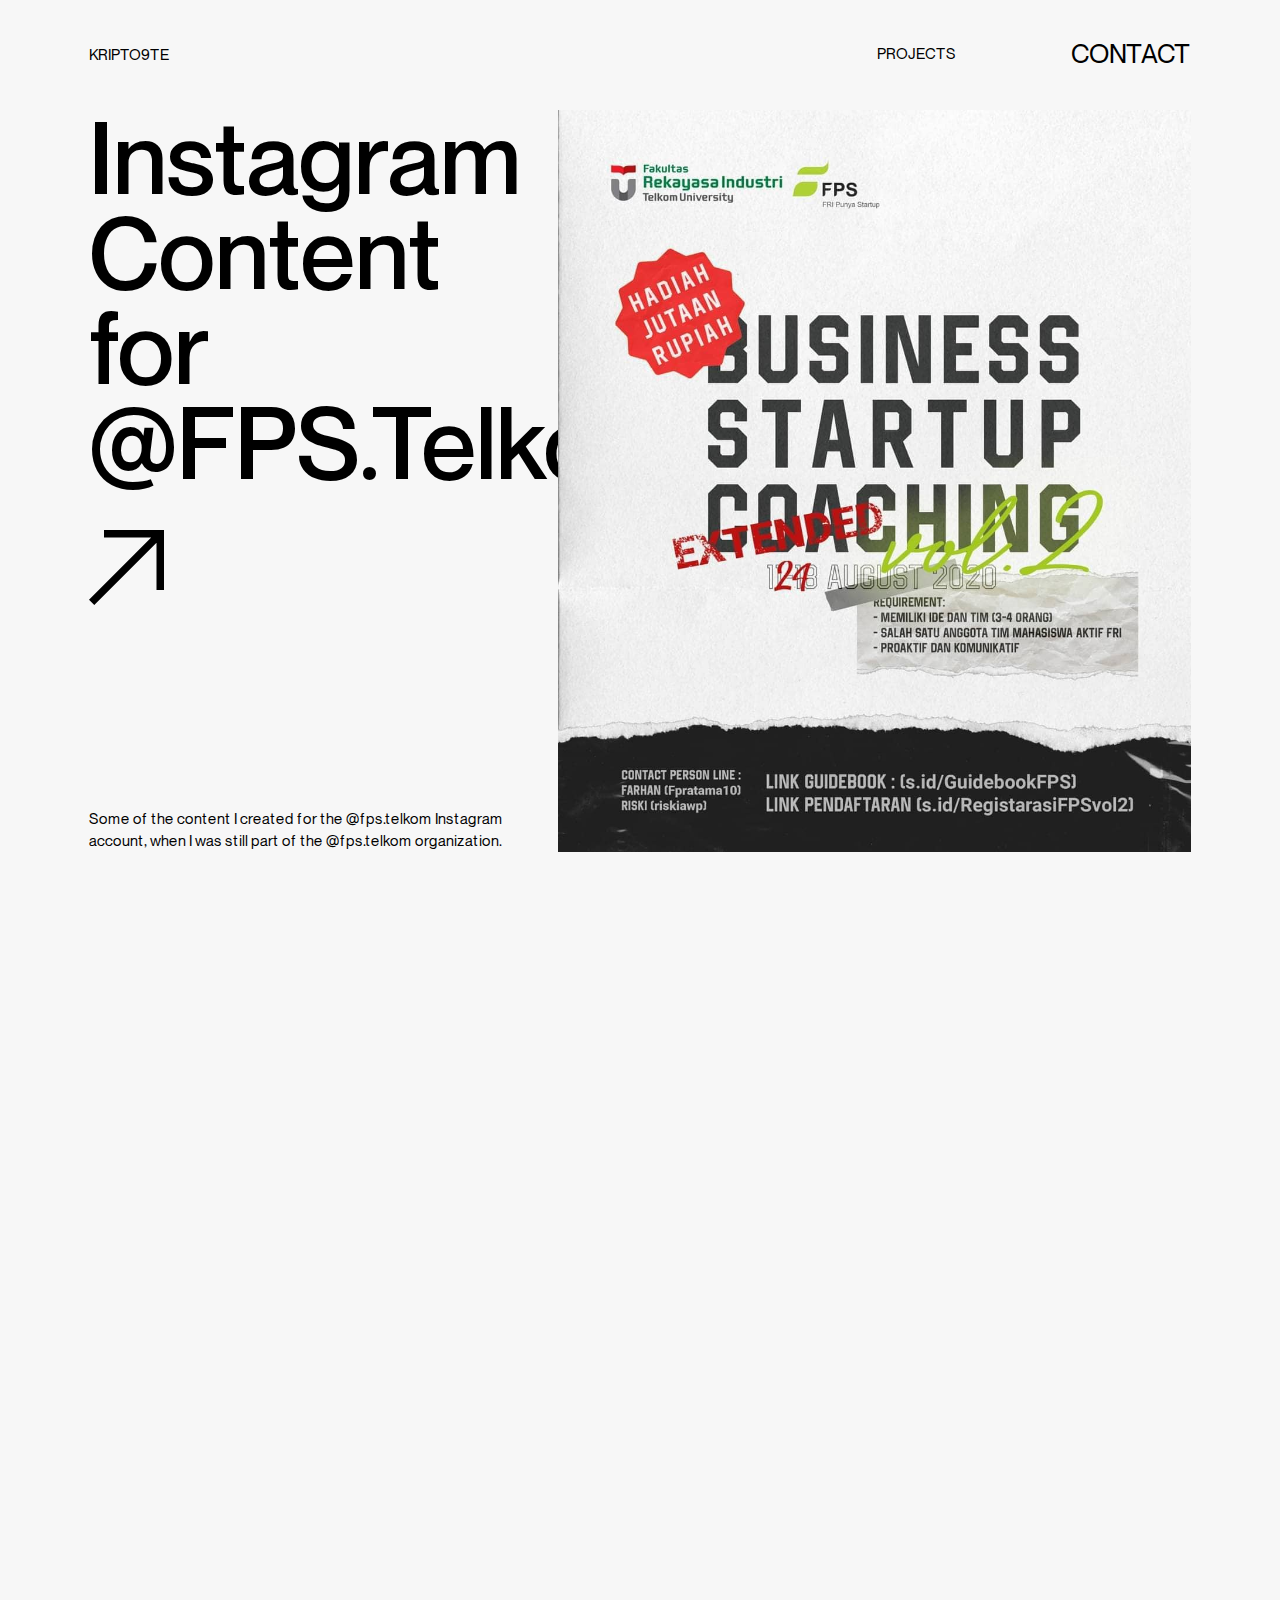
<file: fps.html>
<!DOCTYPE html>
<html class="no-js" lang="en">

<head>
  <meta charset="UTF-8">
  <meta name="viewport" content="width=device-width, initial-scale=1.0, maximum-scale=1">
  <!--favicon-->
  <link rel="apple-touch-icon" sizes="60x60" href="favicons/apple-touch-icon.png">
  <link rel="icon" type="image/png" sizes="32x32" href="favicons/favicon-32x32.png">
  <link rel="icon" type="image/png" sizes="16x16" href="favicons/favicon-16x16.png">
  <link rel="manifest" href="favicons/site.webmanifest">
  <link rel="mask-icon" href="favicons/safari-pinned-tab.svg" color="#5bbad5">
  <meta name="msapplication-TileColor" content="#da532c">
  <meta name="theme-color" content="#ffffff">
  <!-- CSS-->
  <link rel="stylesheet" href="css/bootstrap-grid.min.css">
  <link rel="stylesheet" href="css/main.css">
  <title>KRiPTO9TE | @FPS.Telkom</title>
</head>

<body class="webpage">
  <div style="display: none">
    <svg xmlns="http://www.w3.org/2000/svg" xmlns:xlink="http://www.w3.org/1999/xlink">
      <symbol id="link-arrow2" viewBox="0 0 24 23">
        <path d="M3.464 0v3.425h14.66L0 20.585 2.43 23 20.554 5.84v14.57H24V0H3.464z" />
      </symbol>
      <symbol id="linkedin-original" viewBox="0 0 64 64">
        <path d="M59.3 0H4.7C2.1 0 0 2.1 0 4.6v54.8C0 61.9 2.1 64 4.7 64h54.5c2.6 0 4.7-2.1 4.7-4.6V4.6c.1-2.5-2-4.6-4.6-4.6zM19 54.5H9.5V24H19v30.5zm-4.8-34.7c-3 0-5.5-2.5-5.5-5.5s2.5-5.5 5.5-5.5 5.5 2.5 5.5 5.5c0 3.1-2.4 5.5-5.5 5.5zm40.3 34.7H45V39.7c0-3.5-.1-8.1-4.9-8.1-4.9 0-5.7 3.9-5.7 7.8v15.1h-9.5V24H34v4.2h.1c1.3-2.4 4.4-4.9 9-4.9 9.6 0 11.4 6.3 11.4 14.6v16.6z" />
      </symbol>
      <symbol id="arrow-down">
        <path d="M29.508 17.438l-2.422-2.422L16.72 25.382 17.4.432l-3.424.01-.682 24.951L2.992 15.09.555 17.527 14.986 31.96l14.522-14.521z" />
      </symbol>
      <symbol id="logo" viewBox="0 0 76 19">
        <path d="M10.05 9.9h2.625c-.325-2.9-2.5-5.025-5.825-5.025-3.8 0-6.275 2.75-6.275 6.75s2.475 6.75 6.3 6.75c3.325 0 5.6-2.175 5.8-5.125H10.05c-.1 1.425-.925 2.975-3.175 2.975-2.6 0-3.675-2.2-3.675-4.6 0-2.4 1.1-4.6 3.675-4.6 2.25 0 3.075 1.575 3.175 2.875zm10.01 6.325c-2.326 0-3.7-1.775-3.7-3.925h9.8c0-4.55-2.026-7.425-6.15-7.425-3.85 0-6.276 2.6-6.276 6.75 0 4 2.425 6.75 6.4 6.75 3.275 0 5.175-1.85 5.825-4.275h-2.625c-.225.775-1.1 2.125-3.275 2.125zm-.05-9.275c2.124 0 3.524 1.425 3.524 3.4H16.36c0-1.975 1.525-3.4 3.65-3.4zm14.824-2.075c-2.2 0-3.525 1-4.2 2h-.05v-1.65h-2.625V18h2.625v-7.775c0-1.9 1.3-3.125 3.325-3.125 1.8 0 2.525 1.1 2.525 2.825V18h2.65V9.175c0-2.925-1.875-4.3-4.25-4.3zm12.506 2.5v-2.15h-2.4V1.2h-2.65v4.025h-1.85v2.15h1.85v7.15c0 2.7 1.15 3.65 3.25 3.65.7 0 1.275-.075 1.8-.2v-2.15c-1.7.1-2.4-.075-2.4-1.525V7.375h2.4zm9.083-2.45c-1.6 0-2.8 1.025-3.775 2.625l-.05.075.475-2.4h-2.625L47.948 18h2.625l1.275-6.45c.525-2.7 2.925-4.475 5.375-4.075l.4-2.45c-.35-.075-.675-.1-1.2-.1zm4.987-1.85c.65 0 1.4-.4 1.55-1.225.2-.975-.525-1.55-1.35-1.55-.65 0-1.4.4-1.575 1.2-.175 1 .55 1.575 1.375 1.575zm-1.9 2.15L57.01 18h2.625l2.5-12.775H59.51zm4.495 0l3.075 6.25L61.03 18h3.1l4.225-4.8h.05L70.73 18h3.025l-3.5-6.525 5.55-6.25H72.78l-3.775 4.5h-.05l-2.025-4.5h-2.925z" />
      </symbol>
      <symbol id="long-arrow-right" viewBox="0 0 50 16">
        <path d="M49.707 8.707a1 1 0 000-1.414L43.343.929a1 1 0 10-1.414 1.414L47.586 8l-5.657 5.657a1 1 0 001.414 1.414l6.364-6.364zM0 9h49V7H0v2z" />
      </symbol>
      <symbol id="clip">
        <path d="M14.644 1.677a4.51 4.51 0 00-6.31.001L.98 9.031a3.445 3.445 0 004.871 4.871l6.658-6.658A2.216 2.216 0 109.376 4.11l-6.369 6.368a.579.579 0 00.819.82l6.368-6.37a1.059 1.059 0 011.498 1.498l-6.658 6.658A2.287 2.287 0 011.799 9.85l7.353-7.353a3.354 3.354 0 014.745 4.743l-7.353 7.353a.579.579 0 10.816.816l7.353-7.353a4.51 4.51 0 00-.07-6.379z" />
      </symbol>
      <symbol id="c" viewBox="0 0 67 61">
        <path d="M42.72 21.48h9.52C50.88 9.8 42.08.6 27.6.6 11.12.6.72 13.16.72 30.36c0 17.28 10.4 29.84 26.88 29.84 14.56 0 23.36-9.2 24.64-22.08h-9.52c-.64 6.96-4.72 13.92-15.36 13.92-12.32 0-17.2-10.32-17.2-21.68 0-11.28 4.88-21.6 17.2-21.6 10.56 0 14.32 6.96 15.36 12.72zm18.524 38.16c2.88 0 5.12-2 5.12-5.2 0-3.12-2.24-5.2-5.12-5.2-2.96 0-5.2 2.08-5.2 5.2 0 3.2 2.24 5.2 5.2 5.2z" />
      </symbol>
      <symbol id="facebook" viewBox="0 0 64 64">
        <path d="M47.9 25.6H40V15h6.5c1.1 0 2-.9 2-2V2c0-1.1-.9-2-2-2h-7.6C30.7 0 25 5.9 25 14.4v11.2h-9c-1.5 0-2.7 1.2-2.7 2.8v7.4c0 1.5 1.2 2.7 2.7 2.7h9v22.9c0 1.5 1.2 2.7 2.7 2.7h9.8c.6 0 1.2-.3 1.6-.7.5-.5.7-1.2.7-1.8V38.4h6.8c1.3 0 2.4-.9 2.6-2.1v-.2l1.4-7.1c.2-.8 0-1.6-.6-2.4-.4-.5-1.2-.9-2.1-1z" />
      </symbol>
      <symbol id="link-arrow" viewBox="0 0 75 75">
        <path d="M15 0v7.5h47.212L0 69.713 5.287 75 67.5 12.788V60H75V0H15z" />
      </symbol>
      <symbol id="menu" viewBox="0 -53 384 384">
        <path d="M368 154.668H16c-8.832 0-16-7.168-16-16s7.168-16 16-16h352c8.832 0 16 7.168 16 16s-7.168 16-16 16zM368 32H16C7.168 32 0 24.832 0 16S7.168 0 16 0h352c8.832 0 16 7.168 16 16s-7.168 16-16 16zm0 245.332H16c-8.832 0-16-7.168-16-16s7.168-16 16-16h352c8.832 0 16 7.168 16 16s-7.168 16-16 16zm0 0" />
      </symbol>
      <symbol id="arrow-right">
        <path d="M60.638.607L55.335 5.91l33.384 33.384H.737v7.478H88.72L55.335 80.156l5.303 5.303 42.426-42.426L60.638.607z" />
      </symbol>
      <symbol id="instagram" viewBox="0 0 64 64">
        <path d="M32 16.9c-8.3 0-15 6.8-15 15.1s6.7 15.1 15 15.1S47 40.3 47 32s-6.7-15.1-15-15.1zm0 25.2c-5.5 0-10-4.5-10-10.1s4.5-10.1 10-10.1S42 26.4 42 32s-4.5 10.1-10 10.1zM47 10c-2.8 0-5 2.3-5 5s2.2 5 5 5 5-2.3 5-5-2.2-5-5-5z" />
        <path d="M48 0H16C7.2 0 0 7.2 0 16v31.7C0 56.7 7.3 64 16.3 64h31.5C56.7 64 64 56.7 64 47.7V16c0-8.8-7.2-16-16-16zm11 47.7C59 53.9 54 59 47.8 59H16.3C10.1 59 5 54 5 47.8V16C5 9.9 9.9 5 16 5h32c6.1 0 11 4.9 11 11v31.7z" />
      </symbol>
      <symbol id="close" viewBox="0 0 64 64">
        <path d="M35.4 32l19.9-19.9c1-1 1-2.4 0-3.4s-2.4-1-3.4 0L32 28.6 12 8.8c-.9-1-2.4-1-3.3 0s-1 2.4 0 3.4L28.6 32 8.7 51.9c-1 1-1 2.4 0 3.4.5.4 1 .7 1.7.7s1.2-.2 1.7-.7l20-19.9 20 19.8c.5.4 1.2.7 1.7.7s1.2-.2 1.7-.7c1-1 1-2.4 0-3.4L35.4 32z" />
      </symbol>
      <symbol id="linkedin" viewBox="0 0 24 24">
        <path d="M23.994 24v-.001H24v-8.802c0-4.306-.927-7.623-5.961-7.623-2.42 0-4.044 1.328-4.707 2.587h-.07V7.976H8.489v16.023h4.97v-7.934c0-2.089.396-4.109 2.983-4.109 2.549 0 2.587 2.384 2.587 4.243V24zM.396 7.977h4.976V24H.396zM2.882 0C1.291 0 0 1.291 0 2.882s1.291 2.909 2.882 2.909 2.882-1.318 2.882-2.909A2.884 2.884 0 002.882 0z" />
      </symbol>
      <symbol id="long-arrow-left" viewBox="0 0 50 16">
        <path d="M.293 7.293a1 1 0 000 1.414l6.364 6.364a1 1 0 001.414-1.414L2.414 8l5.657-5.657A1 1 0 006.657.93L.293 7.293zM50 7H1v2h49V7z" />
      </symbol>
      <symbol id="circle-text" viewBox="0 0 251 251">
        <path d="M242.801 140.725l-.273 3.202c3.967-.124 7.313-2.82 7.727-7.689.471-5.542-3.455-9.399-9.239-9.891-5.811-.494-10.333 2.644-10.804 8.186-.416 4.896 2.426 8.119 6.72 8.918l.273-3.202c-2.322-.414-4.546-1.985-4.242-5.563.352-4.143 3.962-5.489 7.783-5.164 3.793.322 7.124 2.259 6.771 6.402-.302 3.551-2.75 4.616-4.716 4.801zm-13.252 3.807l-.793 3.114 7.221 1.839-1.166 4.579c-1.147 4.5-7.137 1.108-8.141 1.771l-.834 3.271.183.046c.568-.914 7.494 2.522 9.405-1.588l.052.013c-.023 2.279 1.154 4 3.771 4.667 3.401.866 5.997-1.12 6.977-4.966l2.033-7.98-18.708-4.766zm15.272 7.206l-1.073 4.213c-.487 1.91-1.386 3.798-4.081 3.112-2.721-.693-2.581-2.775-2.094-4.685l1.073-4.213 6.175 1.573zm-10.296 16.006l4.824 2.041-4.186 9.897 2.512 1.062 5.437-12.856-17.78-7.52-5.543 13.105 2.512 1.062 4.291-10.146 5.397 2.283-3.671 8.678 2.536 1.073 3.671-8.679z" />
        <path d="M217.159 186.586l-4.706-1.06-1.714 2.782 20.148 4.1 1.77-2.874-12.715-16.169-1.713 2.781 3.064 3.727-4.134 6.713zm5.943-4.553l6.171 7.383-.028.046-9.357-2.21 3.214-5.219zm-16.12 10.508l-2.083 2.446 12.621 10.749-3.991 4.687 2.076 1.768 10.083-11.841-2.076-1.768-4.009 4.708-12.621-10.749zm5.986 21.999l-13.35-13.945-2.321 2.222 13.35 13.945 2.321-2.222zm-4.516 4.551l-17.06-11.182-2.748 2.14 6.666 19.278 2.684-2.09-5.829-15.481.021-.016 13.582 9.441 2.684-2.09zm-22.693 6.597l2.564 4.567-9.371 5.26 1.335 2.378 12.172-6.832-9.449-16.835-12.408 6.965 1.335 2.378 9.606-5.392 2.868 5.109-8.217 4.612 1.348 2.402 8.217-4.612zm-31.615 6.187l-2.839-3.9-3.123.961 12.442 16.368 3.226-.993 1.105-20.54-3.122.962-.154 4.822-7.535 2.32zm7.47.496l-.23 9.62-.052.016-5.575-7.832 5.857-1.804zm-25.325 11.531l-3.186.42c1.073 3.59 4.106 5.941 9.085 5.285 5.514-.727 8.44-5.388 7.682-11.143-.762-5.782-4.421-9.576-9.962-8.846-2.891.381-4.54 1.715-5.571 3.811l-.053.008-1.042-2.532-2.195.289 1.323 10.038 8.646-1.139-.339-2.57-5.407.713c-.375-3.055 1.759-5.461 4.784-5.859 4.363-.575 6.154 2.893 6.63 6.506.473 3.587-.734 7.45-4.829 7.99-2.838.374-4.784-.759-5.566-2.971zm-11.7-1.523l-.182 5.235-10.74-.373-.094 2.725 13.95.485.671-19.293-14.221-.494-.094 2.725 11.009.383-.204 5.855-9.417-.327-.096 2.752 9.418.327zm-11.831-11.857l-3.154-.614-2.76 14.179-.053-.01-5.8-15.846-3.498-.681-3.69 18.949 3.154.614 2.771-14.231.053.01 5.763 15.893 3.525.686 3.689-18.949zm-34.046 3.642l-3.004-1.14c-.97 3.848.706 7.805 5.275 9.539 5.2 1.974 9.985-.744 12.045-6.172 2.07-5.452.292-10.661-4.908-12.634-4.595-1.744-8.473.105-10.42 4.016l3.005 1.14c1.035-2.119 3.156-3.827 6.513-2.553 3.888 1.476 4.192 5.316 2.831 8.901-1.35 3.559-4.126 6.231-8.014 4.756-3.332-1.265-3.685-3.911-3.323-5.853zm-8.436 3.612l-.085-13.507 3.851-6.63-2.778-1.614-3.852 6.63-11.775 6.618 2.965 1.723 8.845-5.229.047.027-.183 10.26 2.965 1.722zm-45.298-38.123l1.622 2.022 19.737-6.251-1.622-2.021-19.737 6.25zm-6.6-9.881l1.424 2.166 20.24-4.351-1.423-2.166-20.24 4.351zm-9.635-45.269l-.65-3.147c-3.768 1.247-6.207 4.784-5.219 9.57 1.126 5.447 5.987 8.027 11.672 6.852 5.712-1.18 9.153-5.475 8.027-10.922-.994-4.813-4.636-7.093-8.98-6.636l.65 3.146c2.344-.264 4.923.61 5.65 4.126.841 4.072-2.237 6.39-5.991 7.166-3.728.77-7.473-.138-8.314-4.21-.721-3.49 1.322-5.208 3.155-5.945zm.177-10.324l-5.233.222-.456-10.736-2.724.116.592 13.946 19.288-.819-.604-14.216-2.725.115.468 11.006-5.854.249-.4-9.415-2.751.117.4 9.415zm10.883-13.194l.371-3.191-14.348-1.667.006-.053 15.354-6.997.412-3.54-19.176-2.227-.371 3.191 14.402 1.673-.006.054-15.405 6.963-.415 3.567 19.176 2.227zm3.462-21.713l.852-3.098-15.984-4.397 1.632-5.935-2.629-.723-4.125 14.995 2.63.723 1.64-5.962 15.984 4.397zm2.899-10.18l1.318-2.93-6.797-3.056 1.938-4.31c1.904-4.235 7.22.139 8.324-.342l1.384-3.078-.172-.078c-.716.803-6.947-3.774-9.538-.054l-.049-.022c.416-2.241-.448-4.14-2.91-5.246-3.202-1.44-6.1.07-7.728 3.69l-3.377 7.51 17.607 7.916zm-13.802-9.728l1.782-3.965c.808-1.797 2.02-3.503 4.556-2.362 2.56 1.15 2.064 3.177 1.256 4.975l-1.783 3.965-5.811-2.613zm4.366-15.135l16.657 9.758 1.624-2.773-16.657-9.757-1.624 2.772zm14.879-5.782l4.044 11.111 2.23-3.018-3.332-8.168.016-.022 8.803.762 2.23-3.019-11.853-.631-3.965-10.448-2.069 2.802 3.119 7.775-.016.022-8.333-.717-2.069 2.802 11.195.75zm30.184-40.392l-2.176 1.407 4.202 20.273 2.176-1.408-4.202-20.272zm10.582-5.619l-2.302 1.193 2.244 20.58 2.302-1.192-2.245-20.581zm45.96-4.984l3.197-.321c-.851-3.876-4.117-6.669-8.98-6.18-5.534.557-8.602 5.126-8.021 10.902.584 5.803 4.5 9.67 10.034 9.112 4.89-.491 7.534-3.878 7.529-8.246l-3.197.321c.02 2.359-1.115 4.834-4.688 5.193-4.137.416-6.124-2.884-6.508-6.699-.381-3.788.909-7.418 5.046-7.834 3.546-.357 5.044 1.853 5.588 3.752zm6.539 12.275l3.206.21.488-7.436 4.715.31c4.634.304 2.394 6.813 3.23 7.68l3.368.221.012-.189c-1.003-.39 1.109-7.828-3.281-8.955l.003-.054c2.245-.393 3.722-1.866 3.899-4.56.23-3.502-2.197-5.691-6.158-5.951l-8.217-.54-1.265 19.264zm4.292-16.332l4.338.285c1.967.129 3.988.667 3.806 3.442-.184 2.802-2.257 3.045-4.224 2.916l-4.337-.285.417-6.358zm18.18 7.243l1.138-5.113 10.489 2.334.592-2.661-13.625-3.033-4.194 18.844 13.889 3.091.592-2.662-10.753-2.393 1.273-5.72 9.198 2.048.599-2.688-9.198-2.047z" />
        <path d="M168.69 24.167l-.191 4.82 3.045 1.183.39-20.557-3.146-1.221-13.605 15.428 3.046 1.182 3.111-3.688 7.35 2.853zm-5.552-5.022l6.146-7.404.05.02-.483 9.602-5.713-2.218zm13.201 13.867l2.784 1.603 8.274-14.366 5.334 3.073 1.361-2.363-13.477-7.762-1.361 2.363 5.358 3.086-8.273 14.366zm20.428-10.002l-11.299 15.652 2.605 1.88 11.299-15.652-2.605-1.88zm5.742 3.912l-7.982 18.772 2.594 2.325 17.792-9.977-2.533-2.27-14.203 8.48-.02-.018 6.885-15.041-2.533-2.271zm10.387 20.938l4.025-3.352 6.877 8.257 2.096-1.745-8.934-10.726-14.834 12.356 9.107 10.933 2.095-1.745-7.05-8.465 4.502-3.75 6.031 7.24 2.116-1.762-6.031-7.24zm32.338 41.975l-.837-2.453-20.686-.842.837 2.453 20.686.842zm2.803 11.364l-.602-2.521-20.514-2.794.602 2.521 20.514 2.794z" />
      </symbol>
      <symbol id="paper-clip" viewBox="0 0 16 16">
        <path d="M14.644 1.676a4.51 4.51 0 00-6.31.001L.98 9.03a3.445 3.445 0 004.871 4.872l6.658-6.659A2.216 2.216 0 109.376 4.11l-6.369 6.368a.579.579 0 00.819.82l6.368-6.37a1.059 1.059 0 011.498 1.498l-6.658 6.658A2.287 2.287 0 011.799 9.85l7.353-7.353a3.354 3.354 0 014.745 4.743l-7.353 7.353a.579.579 0 10.816.816l7.353-7.353a4.51 4.51 0 00-.07-6.379z" />
      </symbol>
      <symbol id="soc-fb" viewBox="0 0 512 512">
        <path d="M288 192v-38.1c0-17.2 3.8-25.9 30.5-25.9H352V64h-55.9c-68.5 0-91.1 31.4-91.1 85.3V192h-45v64h45v192h83V256h56.4l7.6-64h-64z" />
      </symbol>
      <symbol id="soc-lin" viewBox="0 0 512 512">
        <path d="M417.2 64H96.8C79.3 64 64 76.6 64 93.9V415c0 17.4 15.3 32.9 32.8 32.9h320.3c17.6 0 30.8-15.6 30.8-32.9V93.9C448 76.6 434.7 64 417.2 64zM183 384h-55V213h55v171zm-25.6-197h-.4c-17.6 0-29-13.1-29-29.5 0-16.7 11.7-29.5 29.7-29.5s29 12.7 29.4 29.5c0 16.4-11.4 29.5-29.7 29.5zM384 384h-55v-93.5c0-22.4-8-37.7-27.9-37.7-15.2 0-24.2 10.3-28.2 20.3-1.5 3.6-1.9 8.5-1.9 13.5V384h-55V213h55v23.8c8-11.4 20.5-27.8 49.6-27.8 36.1 0 63.4 23.8 63.4 75.1V384z" />
      </symbol>
      <symbol id="soc-gp" viewBox="0 0 512 512">
        <path d="M242.1 275.6l-18.2-13.7-.1-.1c-5.8-4.6-10-8.3-10-14.7 0-7 5-11.8 10.9-17.4l.5-.4c20-15.2 44.7-34.3 44.7-74.6 0-26.9-11.9-44.7-23.3-57.7h13L320 64H186.5c-25.3 0-62.7 3.2-94.6 28.6l-.1.3C70 110.9 57 137.4 57 163.5c0 21.2 8.7 42.2 23.9 57.4 21.4 21.6 48.3 26.1 67.1 26.1 1.5 0 3 0 4.5-.1-.8 3-1.2 6.3-1.2 10.3 0 10.9 3.6 19.3 8.1 26.2-24 1.9-58.1 6.5-84.9 22.3-39.4 22.7-42.5 56-42.5 65.6 0 38.2 35.7 76.8 115.5 76.8 91.6 0 139.5-49.8 139.5-99 0-37.1-22.8-55.6-44.9-73.5zM116.7 139.9c0-13.4 3-23.5 9.3-30.9 6.5-7.9 18.2-13.1 29-13.1 19.9 0 32.9 15 40.4 27.6 9.2 15.5 14.9 36.1 14.9 53.6 0 4.9 0 20-10.2 29.8-7 6.7-18.7 11.4-28.6 11.4-20.5 0-33.5-14.7-40.7-27-10.4-17.8-14.1-38.2-14.1-51.4zM237.8 368c0 27.4-25.2 44.5-65.8 44.5-48.1 0-80.3-20.6-80.3-51.3 0-26.1 21.5-36.8 37.8-42.5 18.9-6.1 44.3-7.3 50.1-7.3 3.9 0 6.1 0 8.7.2 36.6 25.2 49.5 36.1 49.5 56.4z" />
        <path d="M402 142V64h-34v78h-80v34h80v81h34v-81h78v-34z" />
      </symbol>
      <symbol id="soc-pinterest" viewBox="0 0 512 512">
        <path d="M256 32C132.3 32 32 132.3 32 256c0 91.7 55.2 170.5 134.1 205.2-.6-15.6-.1-34.4 3.9-51.4 4.3-18.2 28.8-122.1 28.8-122.1s-7.2-14.3-7.2-35.4c0-33.2 19.2-58 43.2-58 20.4 0 30.2 15.3 30.2 33.6 0 20.5-13.1 51.1-19.8 79.5-5.6 23.8 11.9 43.1 35.4 43.1 42.4 0 71-54.5 71-119.1 0-49.1-33.1-85.8-93.2-85.8-67.9 0-110.3 50.7-110.3 107.3 0 19.5 5.8 33.3 14.8 43.9 4.1 4.9 4.7 6.9 3.2 12.5-1.1 4.1-3.5 14-4.6 18-1.5 5.7-6.1 7.7-11.2 5.6-31.3-12.8-45.9-47-45.9-85.6 0-63.6 53.7-139.9 160.1-139.9 85.5 0 141.8 61.9 141.8 128.3 0 87.9-48.9 153.5-120.9 153.5-24.2 0-46.9-13.1-54.7-27.9 0 0-13 51.6-15.8 61.6-4.7 17.3-14 34.5-22.5 48 20.1 5.9 41.4 9.2 63.5 9.2 123.7 0 224-100.3 224-224C480 132.3 379.7 32 256 32z" />
      </symbol>
      <symbol id="soc-tw" viewBox="0 0 512 512">
        <path d="M492 109.5c-17.4 7.7-36 12.9-55.6 15.3 20-12 35.4-31 42.6-53.6-18.7 11.1-39.4 19.2-61.5 23.5C399.8 75.8 374.6 64 346.8 64c-53.5 0-96.8 43.4-96.8 96.9 0 7.6.8 15 2.5 22.1-80.5-4-151.9-42.6-199.6-101.3-8.3 14.3-13.1 31-13.1 48.7 0 33.6 17.2 63.3 43.2 80.7-16-.4-31-4.8-44-12.1v1.2c0 47 33.4 86.1 77.7 95-8.1 2.2-16.7 3.4-25.5 3.4-6.2 0-12.3-.6-18.2-1.8 12.3 38.5 48.1 66.5 90.5 67.3-33.1 26-74.9 41.5-120.3 41.5-7.8 0-15.5-.5-23.1-1.4C62.8 432 113.7 448 168.3 448 346.6 448 444 300.3 444 172.2c0-4.2-.1-8.4-.3-12.5C462.6 146 479 129 492 109.5z" />
      </symbol>
      <symbol id="triangle" viewBox="0 0 17 19">
        <path d="M16.021 9.5L.24 18.61V.388L16.02 9.5z" />
      </symbol>
      <symbol id="twitter" viewBox="0 0 64 64">
        <path d="M20.1 58.1c24.2 0 37.4-20 37.4-37.4 0-.5 0-1.1-.1-1.7 2.6-1.9 4.8-4.2 6.5-6.8-2.4 1.1-4.9 1.8-7.6 2.1 2.7-1.6 4.8-4.2 5.8-7.3-2.6 1.5-5.3 2.6-8.4 3.2C51.3 7.6 47.9 6 44.1 6c-7.3 0-13.2 5.9-13.2 13.2 0 1 .1 2 .3 3-10.6-.6-20.3-5.8-26.8-13.8-1.1 2-1.8 4.2-1.8 6.6 0 4.6 2.3 8.6 5.9 10.9-2.2-.1-4.2-.7-5.9-1.6v.1c0 6.3 4.5 11.7 10.5 12.9-1.1.3-2.3.5-3.4.5-.9 0-1.7-.1-2.5-.3 1.7 5.2 6.5 9 12.3 9.1-4.5 3.5-10.2 5.6-16.3 5.6-1.2.1-2.2 0-3.2-.1 5.7 3.8 12.7 6 20.1 6" />
      </symbol>
      <symbol id="vertical-logo" viewBox="0 0 59 242">
        <path d="M31.08 210.84v-8.4c-9.28 1.04-16.08 8-16.08 18.64 0 12.16 8.8 20.08 21.6 20.08s21.6-7.92 21.6-20.16c0-10.64-6.96-17.92-16.4-18.56v8.4c4.56.32 9.52 2.96 9.52 10.16 0 8.32-7.04 11.76-14.72 11.76-7.68 0-14.72-3.52-14.72-11.76 0-7.2 5.04-9.84 9.2-10.16zm20.24-32.029c0 7.44-5.68 11.84-12.56 11.84v-31.36c-14.56 0-23.76 6.48-23.76 19.68 0 12.32 8.32 20.08 21.6 20.08 12.8 0 21.6-7.76 21.6-20.48 0-10.48-5.92-16.56-13.68-18.64v8.4c2.48.72 6.8 3.52 6.8 10.48zm-29.68.16c0-6.8 4.56-11.28 10.88-11.28v22.96c-6.32 0-10.88-4.88-10.88-11.68zM15 131.531c0 7.04 3.2 11.28 6.4 13.44v.16h-5.28v8.4H57v-8.4H32.12c-6.08 0-10-4.16-10-10.64 0-5.76 3.52-8.08 9.04-8.08H57v-8.48H28.76c-9.36 0-13.76 6-13.76 13.6zm8-40.02h-6.88v7.68H3.24v8.48h12.88v5.92H23v-5.92h22.88c8.64 0 11.68-3.68 11.68-10.4 0-2.24-.24-4.08-.64-5.76h-6.88c.32 5.44-.24 7.68-4.88 7.68H23v-7.68zm-7.84-29.065c0 5.12 3.28 8.96 8.4 12.08l.24.16-7.68-1.52v8.4l40.88 8v-8.4l-20.64-4.08c-8.64-1.68-14.32-9.36-13.04-17.2l-7.84-1.28c-.24 1.12-.32 2.16-.32 3.84zM9.24 46.49c0-2.08-1.28-4.48-3.92-4.96C2.2 40.89.36 43.21.36 45.85c0 2.08 1.28 4.48 3.84 5.04 3.2.56 5.04-1.76 5.04-4.4zm6.88 6.08l40.88 8v-8.4l-40.88-8v8.4zm0-14.386l20-9.84L57 47.703v-9.92l-15.36-13.52v-.16L57 16.663v-9.68l-20.88 11.2-20-17.76v9.68l14.4 12.08v.16l-14.4 6.48v9.36z" />
      </symbol>
    </svg>
  </div>
  <div class="animsition">
    <header class="header header--secondary header--absolute __js_fixed-header header--height">
      <div class="header__container container container--size-large">
        <a class="header__logo logo navigation__link" href="index.html">
          KRiPTO9TE
        </a>
        <div class="header__mobile mobile-canvas">
          <nav class="mobile-canvas__nav navigation">
            <ul class="navigation__list">
              
              <li class="navigation__item">
                <a class="navigation__link " href="allprojects.html">Projects<span class="navigation__link-icon">
                    <svg width="12" height="13">
                      <use xlink:href="#link-arrow"></use>
                    </svg>
                  </span>
                </a>
              </li>
            </ul>
          </nav>
          <a class="mobile-canvas__phone" href="index.html#contact">CONTACT</a>
        </div>
        <button class="header__menu-toggle menu-toggle" type="button">
          <span class="menu-toggle__line"></span>
          <span class="visually-hidden">Menu toggle</span>
        </button>
      </div>
    </header>
    <main>
      <article class="single-project">
        <div class="single-project__container container container--size-large">
          <div class="single-project__hero row">
            <div class="single-project__hero-image col-12 col-md-6 col-lg-7 col-xxl-6">
              <img src="img/117693707_368588917461479_3045017134186764892_n.jpg"  alt="project photo">
            </div>
            <div class="single-project__hero-main col-12 col-md-6 col-lg-5 col-xxl-6 order-md-first">
              <h1 class="single-project__title">
                <span>Instagram</span>
                <span>Content for</span>
                <span>@FPS.Telkom</span>
              </h1>
              <div class="single-project__icon">
                <svg width="75" height="75">
                  <use xlink:href="#link-arrow"></use>
                </svg>
              </div>
              <div class="single-project__hero-text">
                Some of the content I created for the @fps.telkom Instagram account, when I was still part of the @fps.telkom organization.
              </div>
            </div>
          </div>
          <section class="meta">
            <div class="row">
              <div class="col-12 col-lg-4" data-aos="fade-up">
                <div class="meta__image">
                  <img src="img/117154458_3505922216105339_5473563491102897802_n (1).jpg" alt="">
                </div>
              </div>
              <div class="col-12 col-lg-8">
                <div class="meta__info">
                  <div class="meta__info-item" data-aos="fade-up">
                    <span>
                      <span class="num">01.</span> Date
                    </span>
                    <span>06 AUGUST, 2020</span>
                  </div>
                  <div class="meta__info-item" data-aos="fade-up">
                    <span>
                      <span class="num">02.</span> Client
                    </span>
                    <a href="https://www.instagram.com/fps.telkom/" target="_blank"><span>@FPS.Telkom</span></a>
                  </div>
                  <div class="meta__info-item" data-aos="fade-up">
                    <span>
                      <span class="num">03.</span> Project type
                    </span>
                    <span>Instagram Content</span>
                  </div>
                </div>
              </div>
            </div>
          </section>
          
          <section class="project-other">
            <div class="row">
              <div class="col-12 col-md-6">
                <div class="project-other__image" data-aos="fade-up">
                  <img src="img/121481533_141431467676555_8815483598631755314_n.jpg" alt="">
                </div>
              </div>
              <div class="col-12 col-md-6">
                <div class="project-other__image project-other__image--small" data-aos="fade-up">
                  <img src="img/260172727_498584054702834_7138534159369003857_n.jpg" alt="">
                  <!--<div class="project-other__text" data-aos="fade-up">Alienum phaedrum torquatos nec eu, detr periculis ex, nihil expetendis in mei. Mei an pericula euripidis hinc partem ei est.</div>-->
                </div>
              </div>
            </div>
          </section>
          
        </div>
      </article>
    </main>
    
  </div>
  <!-- Javascript libs-->
  <script src="js/libs/jquery-3.5.1.min.js"></script>
  <script src="js/libs/jquery.fancybox.min.js"></script>
  <script src="js/libs/animsition.min.js"></script>
  <script src="js/libs/aos.js"></script>
  <script src="js/libs/swiper-bundle.min.js"></script>
  <script src="js/libs/jquery.easy_number_animate.js"></script>
  <script src="js/libs/jquery.marquee.min.js"></script>
  <script src="js/libs/isotope.pkgd.min.js"></script>
  <script src="js/libs/packery.pkgd.min.js"></script>
  <script src="js/libs/packery-mode.pkgd.min.js"></script>
  <script src="js/libs/jquery.pagepiling.js"></script>
  <script src="js/libs/simpleParallax.min.js"></script>
  <!-- JavaScript-->
  <script src="js/main.js"></script>
</body>

</html>
</file>
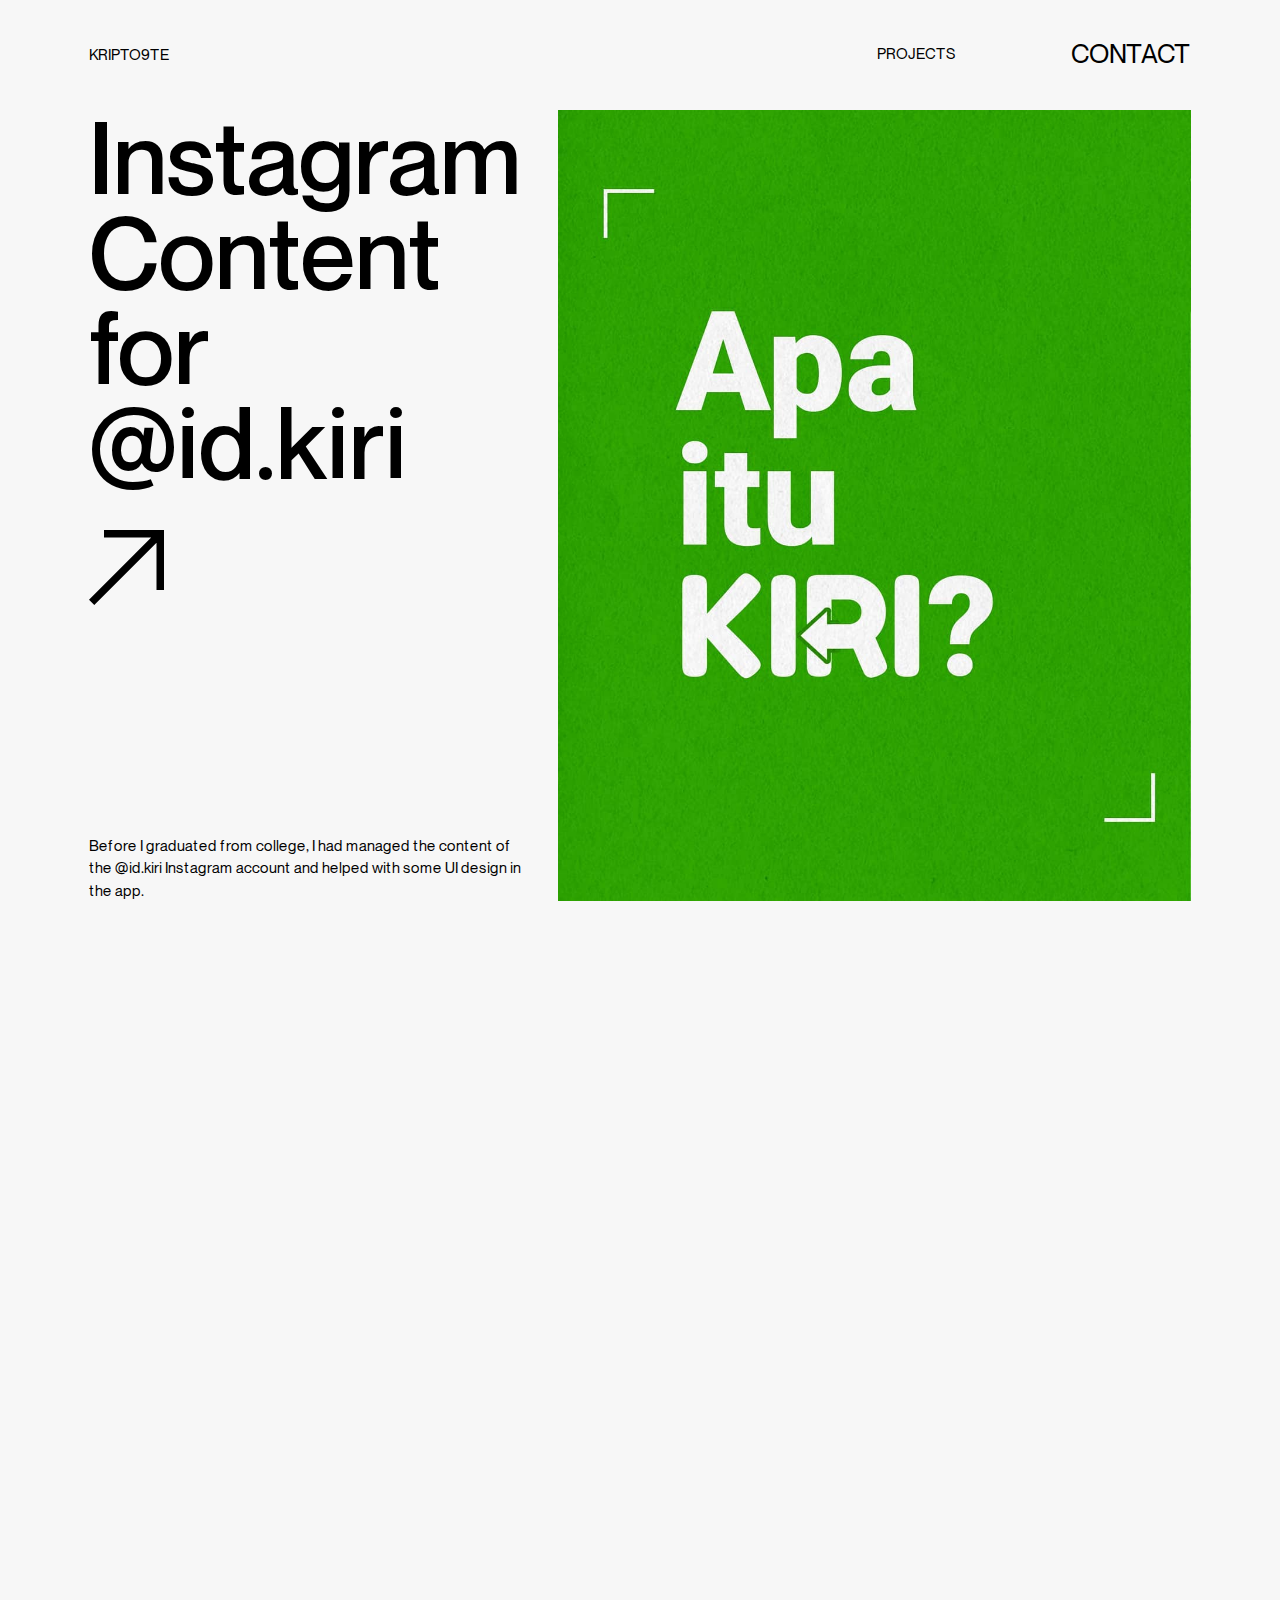
<file: kiri.html>
<!DOCTYPE html>
<html class="no-js" lang="en">

<head>
  <meta charset="UTF-8">
  <meta name="viewport" content="width=device-width, initial-scale=1.0, maximum-scale=1">
  <!--favicon-->
  <link rel="apple-touch-icon" sizes="60x60" href="favicons/apple-touch-icon.png">
  <link rel="icon" type="image/png" sizes="32x32" href="favicons/favicon-32x32.png">
  <link rel="icon" type="image/png" sizes="16x16" href="favicons/favicon-16x16.png">
  <link rel="manifest" href="favicons/site.webmanifest">
  <link rel="mask-icon" href="favicons/safari-pinned-tab.svg" color="#5bbad5">
  <meta name="msapplication-TileColor" content="#da532c">
  <meta name="theme-color" content="#ffffff">
  <!-- CSS-->
  <link rel="stylesheet" href="css/bootstrap-grid.min.css">
  <link rel="stylesheet" href="css/main.css">
  <title>KRiPTO9TE | @id.kiri</title>
</head>

<body class="webpage">
  <div style="display: none">
    <svg xmlns="http://www.w3.org/2000/svg" xmlns:xlink="http://www.w3.org/1999/xlink">
      <symbol id="link-arrow2" viewBox="0 0 24 23">
        <path d="M3.464 0v3.425h14.66L0 20.585 2.43 23 20.554 5.84v14.57H24V0H3.464z" />
      </symbol>
      <symbol id="linkedin-original" viewBox="0 0 64 64">
        <path d="M59.3 0H4.7C2.1 0 0 2.1 0 4.6v54.8C0 61.9 2.1 64 4.7 64h54.5c2.6 0 4.7-2.1 4.7-4.6V4.6c.1-2.5-2-4.6-4.6-4.6zM19 54.5H9.5V24H19v30.5zm-4.8-34.7c-3 0-5.5-2.5-5.5-5.5s2.5-5.5 5.5-5.5 5.5 2.5 5.5 5.5c0 3.1-2.4 5.5-5.5 5.5zm40.3 34.7H45V39.7c0-3.5-.1-8.1-4.9-8.1-4.9 0-5.7 3.9-5.7 7.8v15.1h-9.5V24H34v4.2h.1c1.3-2.4 4.4-4.9 9-4.9 9.6 0 11.4 6.3 11.4 14.6v16.6z" />
      </symbol>
      <symbol id="arrow-down">
        <path d="M29.508 17.438l-2.422-2.422L16.72 25.382 17.4.432l-3.424.01-.682 24.951L2.992 15.09.555 17.527 14.986 31.96l14.522-14.521z" />
      </symbol>
      <symbol id="logo" viewBox="0 0 76 19">
        <path d="M10.05 9.9h2.625c-.325-2.9-2.5-5.025-5.825-5.025-3.8 0-6.275 2.75-6.275 6.75s2.475 6.75 6.3 6.75c3.325 0 5.6-2.175 5.8-5.125H10.05c-.1 1.425-.925 2.975-3.175 2.975-2.6 0-3.675-2.2-3.675-4.6 0-2.4 1.1-4.6 3.675-4.6 2.25 0 3.075 1.575 3.175 2.875zm10.01 6.325c-2.326 0-3.7-1.775-3.7-3.925h9.8c0-4.55-2.026-7.425-6.15-7.425-3.85 0-6.276 2.6-6.276 6.75 0 4 2.425 6.75 6.4 6.75 3.275 0 5.175-1.85 5.825-4.275h-2.625c-.225.775-1.1 2.125-3.275 2.125zm-.05-9.275c2.124 0 3.524 1.425 3.524 3.4H16.36c0-1.975 1.525-3.4 3.65-3.4zm14.824-2.075c-2.2 0-3.525 1-4.2 2h-.05v-1.65h-2.625V18h2.625v-7.775c0-1.9 1.3-3.125 3.325-3.125 1.8 0 2.525 1.1 2.525 2.825V18h2.65V9.175c0-2.925-1.875-4.3-4.25-4.3zm12.506 2.5v-2.15h-2.4V1.2h-2.65v4.025h-1.85v2.15h1.85v7.15c0 2.7 1.15 3.65 3.25 3.65.7 0 1.275-.075 1.8-.2v-2.15c-1.7.1-2.4-.075-2.4-1.525V7.375h2.4zm9.083-2.45c-1.6 0-2.8 1.025-3.775 2.625l-.05.075.475-2.4h-2.625L47.948 18h2.625l1.275-6.45c.525-2.7 2.925-4.475 5.375-4.075l.4-2.45c-.35-.075-.675-.1-1.2-.1zm4.987-1.85c.65 0 1.4-.4 1.55-1.225.2-.975-.525-1.55-1.35-1.55-.65 0-1.4.4-1.575 1.2-.175 1 .55 1.575 1.375 1.575zm-1.9 2.15L57.01 18h2.625l2.5-12.775H59.51zm4.495 0l3.075 6.25L61.03 18h3.1l4.225-4.8h.05L70.73 18h3.025l-3.5-6.525 5.55-6.25H72.78l-3.775 4.5h-.05l-2.025-4.5h-2.925z" />
      </symbol>
      <symbol id="long-arrow-right" viewBox="0 0 50 16">
        <path d="M49.707 8.707a1 1 0 000-1.414L43.343.929a1 1 0 10-1.414 1.414L47.586 8l-5.657 5.657a1 1 0 001.414 1.414l6.364-6.364zM0 9h49V7H0v2z" />
      </symbol>
      <symbol id="clip">
        <path d="M14.644 1.677a4.51 4.51 0 00-6.31.001L.98 9.031a3.445 3.445 0 004.871 4.871l6.658-6.658A2.216 2.216 0 109.376 4.11l-6.369 6.368a.579.579 0 00.819.82l6.368-6.37a1.059 1.059 0 011.498 1.498l-6.658 6.658A2.287 2.287 0 011.799 9.85l7.353-7.353a3.354 3.354 0 014.745 4.743l-7.353 7.353a.579.579 0 10.816.816l7.353-7.353a4.51 4.51 0 00-.07-6.379z" />
      </symbol>
      <symbol id="c" viewBox="0 0 67 61">
        <path d="M42.72 21.48h9.52C50.88 9.8 42.08.6 27.6.6 11.12.6.72 13.16.72 30.36c0 17.28 10.4 29.84 26.88 29.84 14.56 0 23.36-9.2 24.64-22.08h-9.52c-.64 6.96-4.72 13.92-15.36 13.92-12.32 0-17.2-10.32-17.2-21.68 0-11.28 4.88-21.6 17.2-21.6 10.56 0 14.32 6.96 15.36 12.72zm18.524 38.16c2.88 0 5.12-2 5.12-5.2 0-3.12-2.24-5.2-5.12-5.2-2.96 0-5.2 2.08-5.2 5.2 0 3.2 2.24 5.2 5.2 5.2z" />
      </symbol>
      <symbol id="facebook" viewBox="0 0 64 64">
        <path d="M47.9 25.6H40V15h6.5c1.1 0 2-.9 2-2V2c0-1.1-.9-2-2-2h-7.6C30.7 0 25 5.9 25 14.4v11.2h-9c-1.5 0-2.7 1.2-2.7 2.8v7.4c0 1.5 1.2 2.7 2.7 2.7h9v22.9c0 1.5 1.2 2.7 2.7 2.7h9.8c.6 0 1.2-.3 1.6-.7.5-.5.7-1.2.7-1.8V38.4h6.8c1.3 0 2.4-.9 2.6-2.1v-.2l1.4-7.1c.2-.8 0-1.6-.6-2.4-.4-.5-1.2-.9-2.1-1z" />
      </symbol>
      <symbol id="link-arrow" viewBox="0 0 75 75">
        <path d="M15 0v7.5h47.212L0 69.713 5.287 75 67.5 12.788V60H75V0H15z" />
      </symbol>
      <symbol id="menu" viewBox="0 -53 384 384">
        <path d="M368 154.668H16c-8.832 0-16-7.168-16-16s7.168-16 16-16h352c8.832 0 16 7.168 16 16s-7.168 16-16 16zM368 32H16C7.168 32 0 24.832 0 16S7.168 0 16 0h352c8.832 0 16 7.168 16 16s-7.168 16-16 16zm0 245.332H16c-8.832 0-16-7.168-16-16s7.168-16 16-16h352c8.832 0 16 7.168 16 16s-7.168 16-16 16zm0 0" />
      </symbol>
      <symbol id="arrow-right">
        <path d="M60.638.607L55.335 5.91l33.384 33.384H.737v7.478H88.72L55.335 80.156l5.303 5.303 42.426-42.426L60.638.607z" />
      </symbol>
      <symbol id="instagram" viewBox="0 0 64 64">
        <path d="M32 16.9c-8.3 0-15 6.8-15 15.1s6.7 15.1 15 15.1S47 40.3 47 32s-6.7-15.1-15-15.1zm0 25.2c-5.5 0-10-4.5-10-10.1s4.5-10.1 10-10.1S42 26.4 42 32s-4.5 10.1-10 10.1zM47 10c-2.8 0-5 2.3-5 5s2.2 5 5 5 5-2.3 5-5-2.2-5-5-5z" />
        <path d="M48 0H16C7.2 0 0 7.2 0 16v31.7C0 56.7 7.3 64 16.3 64h31.5C56.7 64 64 56.7 64 47.7V16c0-8.8-7.2-16-16-16zm11 47.7C59 53.9 54 59 47.8 59H16.3C10.1 59 5 54 5 47.8V16C5 9.9 9.9 5 16 5h32c6.1 0 11 4.9 11 11v31.7z" />
      </symbol>
      <symbol id="close" viewBox="0 0 64 64">
        <path d="M35.4 32l19.9-19.9c1-1 1-2.4 0-3.4s-2.4-1-3.4 0L32 28.6 12 8.8c-.9-1-2.4-1-3.3 0s-1 2.4 0 3.4L28.6 32 8.7 51.9c-1 1-1 2.4 0 3.4.5.4 1 .7 1.7.7s1.2-.2 1.7-.7l20-19.9 20 19.8c.5.4 1.2.7 1.7.7s1.2-.2 1.7-.7c1-1 1-2.4 0-3.4L35.4 32z" />
      </symbol>
      <symbol id="linkedin" viewBox="0 0 24 24">
        <path d="M23.994 24v-.001H24v-8.802c0-4.306-.927-7.623-5.961-7.623-2.42 0-4.044 1.328-4.707 2.587h-.07V7.976H8.489v16.023h4.97v-7.934c0-2.089.396-4.109 2.983-4.109 2.549 0 2.587 2.384 2.587 4.243V24zM.396 7.977h4.976V24H.396zM2.882 0C1.291 0 0 1.291 0 2.882s1.291 2.909 2.882 2.909 2.882-1.318 2.882-2.909A2.884 2.884 0 002.882 0z" />
      </symbol>
      <symbol id="long-arrow-left" viewBox="0 0 50 16">
        <path d="M.293 7.293a1 1 0 000 1.414l6.364 6.364a1 1 0 001.414-1.414L2.414 8l5.657-5.657A1 1 0 006.657.93L.293 7.293zM50 7H1v2h49V7z" />
      </symbol>
      <symbol id="circle-text" viewBox="0 0 251 251">
        <path d="M242.801 140.725l-.273 3.202c3.967-.124 7.313-2.82 7.727-7.689.471-5.542-3.455-9.399-9.239-9.891-5.811-.494-10.333 2.644-10.804 8.186-.416 4.896 2.426 8.119 6.72 8.918l.273-3.202c-2.322-.414-4.546-1.985-4.242-5.563.352-4.143 3.962-5.489 7.783-5.164 3.793.322 7.124 2.259 6.771 6.402-.302 3.551-2.75 4.616-4.716 4.801zm-13.252 3.807l-.793 3.114 7.221 1.839-1.166 4.579c-1.147 4.5-7.137 1.108-8.141 1.771l-.834 3.271.183.046c.568-.914 7.494 2.522 9.405-1.588l.052.013c-.023 2.279 1.154 4 3.771 4.667 3.401.866 5.997-1.12 6.977-4.966l2.033-7.98-18.708-4.766zm15.272 7.206l-1.073 4.213c-.487 1.91-1.386 3.798-4.081 3.112-2.721-.693-2.581-2.775-2.094-4.685l1.073-4.213 6.175 1.573zm-10.296 16.006l4.824 2.041-4.186 9.897 2.512 1.062 5.437-12.856-17.78-7.52-5.543 13.105 2.512 1.062 4.291-10.146 5.397 2.283-3.671 8.678 2.536 1.073 3.671-8.679z" />
        <path d="M217.159 186.586l-4.706-1.06-1.714 2.782 20.148 4.1 1.77-2.874-12.715-16.169-1.713 2.781 3.064 3.727-4.134 6.713zm5.943-4.553l6.171 7.383-.028.046-9.357-2.21 3.214-5.219zm-16.12 10.508l-2.083 2.446 12.621 10.749-3.991 4.687 2.076 1.768 10.083-11.841-2.076-1.768-4.009 4.708-12.621-10.749zm5.986 21.999l-13.35-13.945-2.321 2.222 13.35 13.945 2.321-2.222zm-4.516 4.551l-17.06-11.182-2.748 2.14 6.666 19.278 2.684-2.09-5.829-15.481.021-.016 13.582 9.441 2.684-2.09zm-22.693 6.597l2.564 4.567-9.371 5.26 1.335 2.378 12.172-6.832-9.449-16.835-12.408 6.965 1.335 2.378 9.606-5.392 2.868 5.109-8.217 4.612 1.348 2.402 8.217-4.612zm-31.615 6.187l-2.839-3.9-3.123.961 12.442 16.368 3.226-.993 1.105-20.54-3.122.962-.154 4.822-7.535 2.32zm7.47.496l-.23 9.62-.052.016-5.575-7.832 5.857-1.804zm-25.325 11.531l-3.186.42c1.073 3.59 4.106 5.941 9.085 5.285 5.514-.727 8.44-5.388 7.682-11.143-.762-5.782-4.421-9.576-9.962-8.846-2.891.381-4.54 1.715-5.571 3.811l-.053.008-1.042-2.532-2.195.289 1.323 10.038 8.646-1.139-.339-2.57-5.407.713c-.375-3.055 1.759-5.461 4.784-5.859 4.363-.575 6.154 2.893 6.63 6.506.473 3.587-.734 7.45-4.829 7.99-2.838.374-4.784-.759-5.566-2.971zm-11.7-1.523l-.182 5.235-10.74-.373-.094 2.725 13.95.485.671-19.293-14.221-.494-.094 2.725 11.009.383-.204 5.855-9.417-.327-.096 2.752 9.418.327zm-11.831-11.857l-3.154-.614-2.76 14.179-.053-.01-5.8-15.846-3.498-.681-3.69 18.949 3.154.614 2.771-14.231.053.01 5.763 15.893 3.525.686 3.689-18.949zm-34.046 3.642l-3.004-1.14c-.97 3.848.706 7.805 5.275 9.539 5.2 1.974 9.985-.744 12.045-6.172 2.07-5.452.292-10.661-4.908-12.634-4.595-1.744-8.473.105-10.42 4.016l3.005 1.14c1.035-2.119 3.156-3.827 6.513-2.553 3.888 1.476 4.192 5.316 2.831 8.901-1.35 3.559-4.126 6.231-8.014 4.756-3.332-1.265-3.685-3.911-3.323-5.853zm-8.436 3.612l-.085-13.507 3.851-6.63-2.778-1.614-3.852 6.63-11.775 6.618 2.965 1.723 8.845-5.229.047.027-.183 10.26 2.965 1.722zm-45.298-38.123l1.622 2.022 19.737-6.251-1.622-2.021-19.737 6.25zm-6.6-9.881l1.424 2.166 20.24-4.351-1.423-2.166-20.24 4.351zm-9.635-45.269l-.65-3.147c-3.768 1.247-6.207 4.784-5.219 9.57 1.126 5.447 5.987 8.027 11.672 6.852 5.712-1.18 9.153-5.475 8.027-10.922-.994-4.813-4.636-7.093-8.98-6.636l.65 3.146c2.344-.264 4.923.61 5.65 4.126.841 4.072-2.237 6.39-5.991 7.166-3.728.77-7.473-.138-8.314-4.21-.721-3.49 1.322-5.208 3.155-5.945zm.177-10.324l-5.233.222-.456-10.736-2.724.116.592 13.946 19.288-.819-.604-14.216-2.725.115.468 11.006-5.854.249-.4-9.415-2.751.117.4 9.415zm10.883-13.194l.371-3.191-14.348-1.667.006-.053 15.354-6.997.412-3.54-19.176-2.227-.371 3.191 14.402 1.673-.006.054-15.405 6.963-.415 3.567 19.176 2.227zm3.462-21.713l.852-3.098-15.984-4.397 1.632-5.935-2.629-.723-4.125 14.995 2.63.723 1.64-5.962 15.984 4.397zm2.899-10.18l1.318-2.93-6.797-3.056 1.938-4.31c1.904-4.235 7.22.139 8.324-.342l1.384-3.078-.172-.078c-.716.803-6.947-3.774-9.538-.054l-.049-.022c.416-2.241-.448-4.14-2.91-5.246-3.202-1.44-6.1.07-7.728 3.69l-3.377 7.51 17.607 7.916zm-13.802-9.728l1.782-3.965c.808-1.797 2.02-3.503 4.556-2.362 2.56 1.15 2.064 3.177 1.256 4.975l-1.783 3.965-5.811-2.613zm4.366-15.135l16.657 9.758 1.624-2.773-16.657-9.757-1.624 2.772zm14.879-5.782l4.044 11.111 2.23-3.018-3.332-8.168.016-.022 8.803.762 2.23-3.019-11.853-.631-3.965-10.448-2.069 2.802 3.119 7.775-.016.022-8.333-.717-2.069 2.802 11.195.75zm30.184-40.392l-2.176 1.407 4.202 20.273 2.176-1.408-4.202-20.272zm10.582-5.619l-2.302 1.193 2.244 20.58 2.302-1.192-2.245-20.581zm45.96-4.984l3.197-.321c-.851-3.876-4.117-6.669-8.98-6.18-5.534.557-8.602 5.126-8.021 10.902.584 5.803 4.5 9.67 10.034 9.112 4.89-.491 7.534-3.878 7.529-8.246l-3.197.321c.02 2.359-1.115 4.834-4.688 5.193-4.137.416-6.124-2.884-6.508-6.699-.381-3.788.909-7.418 5.046-7.834 3.546-.357 5.044 1.853 5.588 3.752zm6.539 12.275l3.206.21.488-7.436 4.715.31c4.634.304 2.394 6.813 3.23 7.68l3.368.221.012-.189c-1.003-.39 1.109-7.828-3.281-8.955l.003-.054c2.245-.393 3.722-1.866 3.899-4.56.23-3.502-2.197-5.691-6.158-5.951l-8.217-.54-1.265 19.264zm4.292-16.332l4.338.285c1.967.129 3.988.667 3.806 3.442-.184 2.802-2.257 3.045-4.224 2.916l-4.337-.285.417-6.358zm18.18 7.243l1.138-5.113 10.489 2.334.592-2.661-13.625-3.033-4.194 18.844 13.889 3.091.592-2.662-10.753-2.393 1.273-5.72 9.198 2.048.599-2.688-9.198-2.047z" />
        <path d="M168.69 24.167l-.191 4.82 3.045 1.183.39-20.557-3.146-1.221-13.605 15.428 3.046 1.182 3.111-3.688 7.35 2.853zm-5.552-5.022l6.146-7.404.05.02-.483 9.602-5.713-2.218zm13.201 13.867l2.784 1.603 8.274-14.366 5.334 3.073 1.361-2.363-13.477-7.762-1.361 2.363 5.358 3.086-8.273 14.366zm20.428-10.002l-11.299 15.652 2.605 1.88 11.299-15.652-2.605-1.88zm5.742 3.912l-7.982 18.772 2.594 2.325 17.792-9.977-2.533-2.27-14.203 8.48-.02-.018 6.885-15.041-2.533-2.271zm10.387 20.938l4.025-3.352 6.877 8.257 2.096-1.745-8.934-10.726-14.834 12.356 9.107 10.933 2.095-1.745-7.05-8.465 4.502-3.75 6.031 7.24 2.116-1.762-6.031-7.24zm32.338 41.975l-.837-2.453-20.686-.842.837 2.453 20.686.842zm2.803 11.364l-.602-2.521-20.514-2.794.602 2.521 20.514 2.794z" />
      </symbol>
      <symbol id="paper-clip" viewBox="0 0 16 16">
        <path d="M14.644 1.676a4.51 4.51 0 00-6.31.001L.98 9.03a3.445 3.445 0 004.871 4.872l6.658-6.659A2.216 2.216 0 109.376 4.11l-6.369 6.368a.579.579 0 00.819.82l6.368-6.37a1.059 1.059 0 011.498 1.498l-6.658 6.658A2.287 2.287 0 011.799 9.85l7.353-7.353a3.354 3.354 0 014.745 4.743l-7.353 7.353a.579.579 0 10.816.816l7.353-7.353a4.51 4.51 0 00-.07-6.379z" />
      </symbol>
      <symbol id="soc-fb" viewBox="0 0 512 512">
        <path d="M288 192v-38.1c0-17.2 3.8-25.9 30.5-25.9H352V64h-55.9c-68.5 0-91.1 31.4-91.1 85.3V192h-45v64h45v192h83V256h56.4l7.6-64h-64z" />
      </symbol>
      <symbol id="soc-lin" viewBox="0 0 512 512">
        <path d="M417.2 64H96.8C79.3 64 64 76.6 64 93.9V415c0 17.4 15.3 32.9 32.8 32.9h320.3c17.6 0 30.8-15.6 30.8-32.9V93.9C448 76.6 434.7 64 417.2 64zM183 384h-55V213h55v171zm-25.6-197h-.4c-17.6 0-29-13.1-29-29.5 0-16.7 11.7-29.5 29.7-29.5s29 12.7 29.4 29.5c0 16.4-11.4 29.5-29.7 29.5zM384 384h-55v-93.5c0-22.4-8-37.7-27.9-37.7-15.2 0-24.2 10.3-28.2 20.3-1.5 3.6-1.9 8.5-1.9 13.5V384h-55V213h55v23.8c8-11.4 20.5-27.8 49.6-27.8 36.1 0 63.4 23.8 63.4 75.1V384z" />
      </symbol>
      <symbol id="soc-gp" viewBox="0 0 512 512">
        <path d="M242.1 275.6l-18.2-13.7-.1-.1c-5.8-4.6-10-8.3-10-14.7 0-7 5-11.8 10.9-17.4l.5-.4c20-15.2 44.7-34.3 44.7-74.6 0-26.9-11.9-44.7-23.3-57.7h13L320 64H186.5c-25.3 0-62.7 3.2-94.6 28.6l-.1.3C70 110.9 57 137.4 57 163.5c0 21.2 8.7 42.2 23.9 57.4 21.4 21.6 48.3 26.1 67.1 26.1 1.5 0 3 0 4.5-.1-.8 3-1.2 6.3-1.2 10.3 0 10.9 3.6 19.3 8.1 26.2-24 1.9-58.1 6.5-84.9 22.3-39.4 22.7-42.5 56-42.5 65.6 0 38.2 35.7 76.8 115.5 76.8 91.6 0 139.5-49.8 139.5-99 0-37.1-22.8-55.6-44.9-73.5zM116.7 139.9c0-13.4 3-23.5 9.3-30.9 6.5-7.9 18.2-13.1 29-13.1 19.9 0 32.9 15 40.4 27.6 9.2 15.5 14.9 36.1 14.9 53.6 0 4.9 0 20-10.2 29.8-7 6.7-18.7 11.4-28.6 11.4-20.5 0-33.5-14.7-40.7-27-10.4-17.8-14.1-38.2-14.1-51.4zM237.8 368c0 27.4-25.2 44.5-65.8 44.5-48.1 0-80.3-20.6-80.3-51.3 0-26.1 21.5-36.8 37.8-42.5 18.9-6.1 44.3-7.3 50.1-7.3 3.9 0 6.1 0 8.7.2 36.6 25.2 49.5 36.1 49.5 56.4z" />
        <path d="M402 142V64h-34v78h-80v34h80v81h34v-81h78v-34z" />
      </symbol>
      <symbol id="soc-pinterest" viewBox="0 0 512 512">
        <path d="M256 32C132.3 32 32 132.3 32 256c0 91.7 55.2 170.5 134.1 205.2-.6-15.6-.1-34.4 3.9-51.4 4.3-18.2 28.8-122.1 28.8-122.1s-7.2-14.3-7.2-35.4c0-33.2 19.2-58 43.2-58 20.4 0 30.2 15.3 30.2 33.6 0 20.5-13.1 51.1-19.8 79.5-5.6 23.8 11.9 43.1 35.4 43.1 42.4 0 71-54.5 71-119.1 0-49.1-33.1-85.8-93.2-85.8-67.9 0-110.3 50.7-110.3 107.3 0 19.5 5.8 33.3 14.8 43.9 4.1 4.9 4.7 6.9 3.2 12.5-1.1 4.1-3.5 14-4.6 18-1.5 5.7-6.1 7.7-11.2 5.6-31.3-12.8-45.9-47-45.9-85.6 0-63.6 53.7-139.9 160.1-139.9 85.5 0 141.8 61.9 141.8 128.3 0 87.9-48.9 153.5-120.9 153.5-24.2 0-46.9-13.1-54.7-27.9 0 0-13 51.6-15.8 61.6-4.7 17.3-14 34.5-22.5 48 20.1 5.9 41.4 9.2 63.5 9.2 123.7 0 224-100.3 224-224C480 132.3 379.7 32 256 32z" />
      </symbol>
      <symbol id="soc-tw" viewBox="0 0 512 512">
        <path d="M492 109.5c-17.4 7.7-36 12.9-55.6 15.3 20-12 35.4-31 42.6-53.6-18.7 11.1-39.4 19.2-61.5 23.5C399.8 75.8 374.6 64 346.8 64c-53.5 0-96.8 43.4-96.8 96.9 0 7.6.8 15 2.5 22.1-80.5-4-151.9-42.6-199.6-101.3-8.3 14.3-13.1 31-13.1 48.7 0 33.6 17.2 63.3 43.2 80.7-16-.4-31-4.8-44-12.1v1.2c0 47 33.4 86.1 77.7 95-8.1 2.2-16.7 3.4-25.5 3.4-6.2 0-12.3-.6-18.2-1.8 12.3 38.5 48.1 66.5 90.5 67.3-33.1 26-74.9 41.5-120.3 41.5-7.8 0-15.5-.5-23.1-1.4C62.8 432 113.7 448 168.3 448 346.6 448 444 300.3 444 172.2c0-4.2-.1-8.4-.3-12.5C462.6 146 479 129 492 109.5z" />
      </symbol>
      <symbol id="triangle" viewBox="0 0 17 19">
        <path d="M16.021 9.5L.24 18.61V.388L16.02 9.5z" />
      </symbol>
      <symbol id="twitter" viewBox="0 0 64 64">
        <path d="M20.1 58.1c24.2 0 37.4-20 37.4-37.4 0-.5 0-1.1-.1-1.7 2.6-1.9 4.8-4.2 6.5-6.8-2.4 1.1-4.9 1.8-7.6 2.1 2.7-1.6 4.8-4.2 5.8-7.3-2.6 1.5-5.3 2.6-8.4 3.2C51.3 7.6 47.9 6 44.1 6c-7.3 0-13.2 5.9-13.2 13.2 0 1 .1 2 .3 3-10.6-.6-20.3-5.8-26.8-13.8-1.1 2-1.8 4.2-1.8 6.6 0 4.6 2.3 8.6 5.9 10.9-2.2-.1-4.2-.7-5.9-1.6v.1c0 6.3 4.5 11.7 10.5 12.9-1.1.3-2.3.5-3.4.5-.9 0-1.7-.1-2.5-.3 1.7 5.2 6.5 9 12.3 9.1-4.5 3.5-10.2 5.6-16.3 5.6-1.2.1-2.2 0-3.2-.1 5.7 3.8 12.7 6 20.1 6" />
      </symbol>
      <symbol id="vertical-logo" viewBox="0 0 59 242">
        <path d="M31.08 210.84v-8.4c-9.28 1.04-16.08 8-16.08 18.64 0 12.16 8.8 20.08 21.6 20.08s21.6-7.92 21.6-20.16c0-10.64-6.96-17.92-16.4-18.56v8.4c4.56.32 9.52 2.96 9.52 10.16 0 8.32-7.04 11.76-14.72 11.76-7.68 0-14.72-3.52-14.72-11.76 0-7.2 5.04-9.84 9.2-10.16zm20.24-32.029c0 7.44-5.68 11.84-12.56 11.84v-31.36c-14.56 0-23.76 6.48-23.76 19.68 0 12.32 8.32 20.08 21.6 20.08 12.8 0 21.6-7.76 21.6-20.48 0-10.48-5.92-16.56-13.68-18.64v8.4c2.48.72 6.8 3.52 6.8 10.48zm-29.68.16c0-6.8 4.56-11.28 10.88-11.28v22.96c-6.32 0-10.88-4.88-10.88-11.68zM15 131.531c0 7.04 3.2 11.28 6.4 13.44v.16h-5.28v8.4H57v-8.4H32.12c-6.08 0-10-4.16-10-10.64 0-5.76 3.52-8.08 9.04-8.08H57v-8.48H28.76c-9.36 0-13.76 6-13.76 13.6zm8-40.02h-6.88v7.68H3.24v8.48h12.88v5.92H23v-5.92h22.88c8.64 0 11.68-3.68 11.68-10.4 0-2.24-.24-4.08-.64-5.76h-6.88c.32 5.44-.24 7.68-4.88 7.68H23v-7.68zm-7.84-29.065c0 5.12 3.28 8.96 8.4 12.08l.24.16-7.68-1.52v8.4l40.88 8v-8.4l-20.64-4.08c-8.64-1.68-14.32-9.36-13.04-17.2l-7.84-1.28c-.24 1.12-.32 2.16-.32 3.84zM9.24 46.49c0-2.08-1.28-4.48-3.92-4.96C2.2 40.89.36 43.21.36 45.85c0 2.08 1.28 4.48 3.84 5.04 3.2.56 5.04-1.76 5.04-4.4zm6.88 6.08l40.88 8v-8.4l-40.88-8v8.4zm0-14.386l20-9.84L57 47.703v-9.92l-15.36-13.52v-.16L57 16.663v-9.68l-20.88 11.2-20-17.76v9.68l14.4 12.08v.16l-14.4 6.48v9.36z" />
      </symbol>
    </svg>
  </div>
  <div class="animsition">
    <header class="header header--secondary header--absolute __js_fixed-header header--height">
      <div class="header__container container container--size-large">
        <a class="header__logo logo navigation__link" href="index.html">
          KRiPTO9TE
        </a>
        <div class="header__mobile mobile-canvas">
          <nav class="mobile-canvas__nav navigation">
            <ul class="navigation__list">
              
              <li class="navigation__item">
                <a class="navigation__link " href="allprojects.html">Projects<span class="navigation__link-icon">
                    <svg width="12" height="13">
                      <use xlink:href="#link-arrow"></use>
                    </svg>
                  </span>
                </a>
              </li>
            </ul>
          </nav>
          <a class="mobile-canvas__phone" href="index.html#contact">CONTACT</a>
        </div>
        <button class="header__menu-toggle menu-toggle" type="button">
          <span class="menu-toggle__line"></span>
          <span class="visually-hidden">Menu toggle</span>
        </button>
      </div>
    </header>
    <main>
      <article class="single-project">
        <div class="single-project__container container container--size-large">
          <div class="single-project__hero row">
            <div class="single-project__hero-image col-12 col-md-6 col-lg-7 col-xxl-6">
              <img src="img/kiri (4).jpg"  alt="project photo">
            </div>
            <div class="single-project__hero-main col-12 col-md-6 col-lg-5 col-xxl-6 order-md-first">
              <h1 class="single-project__title">
                <span>Instagram</span>
                <span>Content for</span>
                <span>@id.kiri</span>
              </h1>
              <div class="single-project__icon">
                <svg width="75" height="75">
                  <use xlink:href="#link-arrow"></use>
                </svg>
              </div>
              <div class="single-project__hero-text">
                Before I graduated from college, I had managed the content of the @id.kiri Instagram account and helped with some UI design in the app.
              </div>
            </div>
          </div>
          <section class="meta">
            <div class="row">
              <div class="col-12 col-lg-4" data-aos="fade-up">
                <div class="meta__image">
                  <img src="img/kiri (1).jpg" alt="">
                </div>
              </div>
              <div class="col-12 col-lg-8">
                <div class="meta__info">
                  <div class="meta__info-item" data-aos="fade-up">
                    <span>
                      <span class="num">01.</span> Date
                    </span>
                    <span>21 March, 2020</span>
                  </div>
                  <div class="meta__info-item" data-aos="fade-up">
                    <span>
                      <span class="num">02.</span> Client
                    </span>
                    <a href="https://www.instagram.com/id.kiri/" target="_blank"><span>@id.kiri</span></a>
                  </div>
                  <div class="meta__info-item" data-aos="fade-up">
                    <span>
                      <span class="num">03.</span> Project type
                    </span>
                    <span>Instagram Content</span>
                  </div>
                </div>
              </div>
            </div>
          </section>
          
          <section class="project-other">
            <div class="row">
              <div class="col-12 col-md-6">
                <div class="project-other__image" data-aos="fade-up">
                  <img src="img/kiri (2).jpg" alt="">
                </div>
              </div>
              <div class="col-12 col-md-6">
                <div class="project-other__image project-other__image--small" data-aos="fade-up">
                  <img src="img/kiri (3).jpg" alt="">
                  <!--<div class="project-other__text" data-aos="fade-up">Alienum phaedrum torquatos nec eu, detr periculis ex, nihil expetendis in mei. Mei an pericula euripidis hinc partem ei est.</div>-->
                </div>
              </div>
            </div>
          </section>
          
        </div>
      </article>
    </main>
    
  </div>
  <!-- Javascript libs-->
  <script src="js/libs/jquery-3.5.1.min.js"></script>
  <script src="js/libs/jquery.fancybox.min.js"></script>
  <script src="js/libs/animsition.min.js"></script>
  <script src="js/libs/aos.js"></script>
  <script src="js/libs/swiper-bundle.min.js"></script>
  <script src="js/libs/jquery.easy_number_animate.js"></script>
  <script src="js/libs/jquery.marquee.min.js"></script>
  <script src="js/libs/isotope.pkgd.min.js"></script>
  <script src="js/libs/packery.pkgd.min.js"></script>
  <script src="js/libs/packery-mode.pkgd.min.js"></script>
  <script src="js/libs/jquery.pagepiling.js"></script>
  <script src="js/libs/simpleParallax.min.js"></script>
  <!-- JavaScript-->
  <script src="js/main.js"></script>
</body>

</html>
</file>
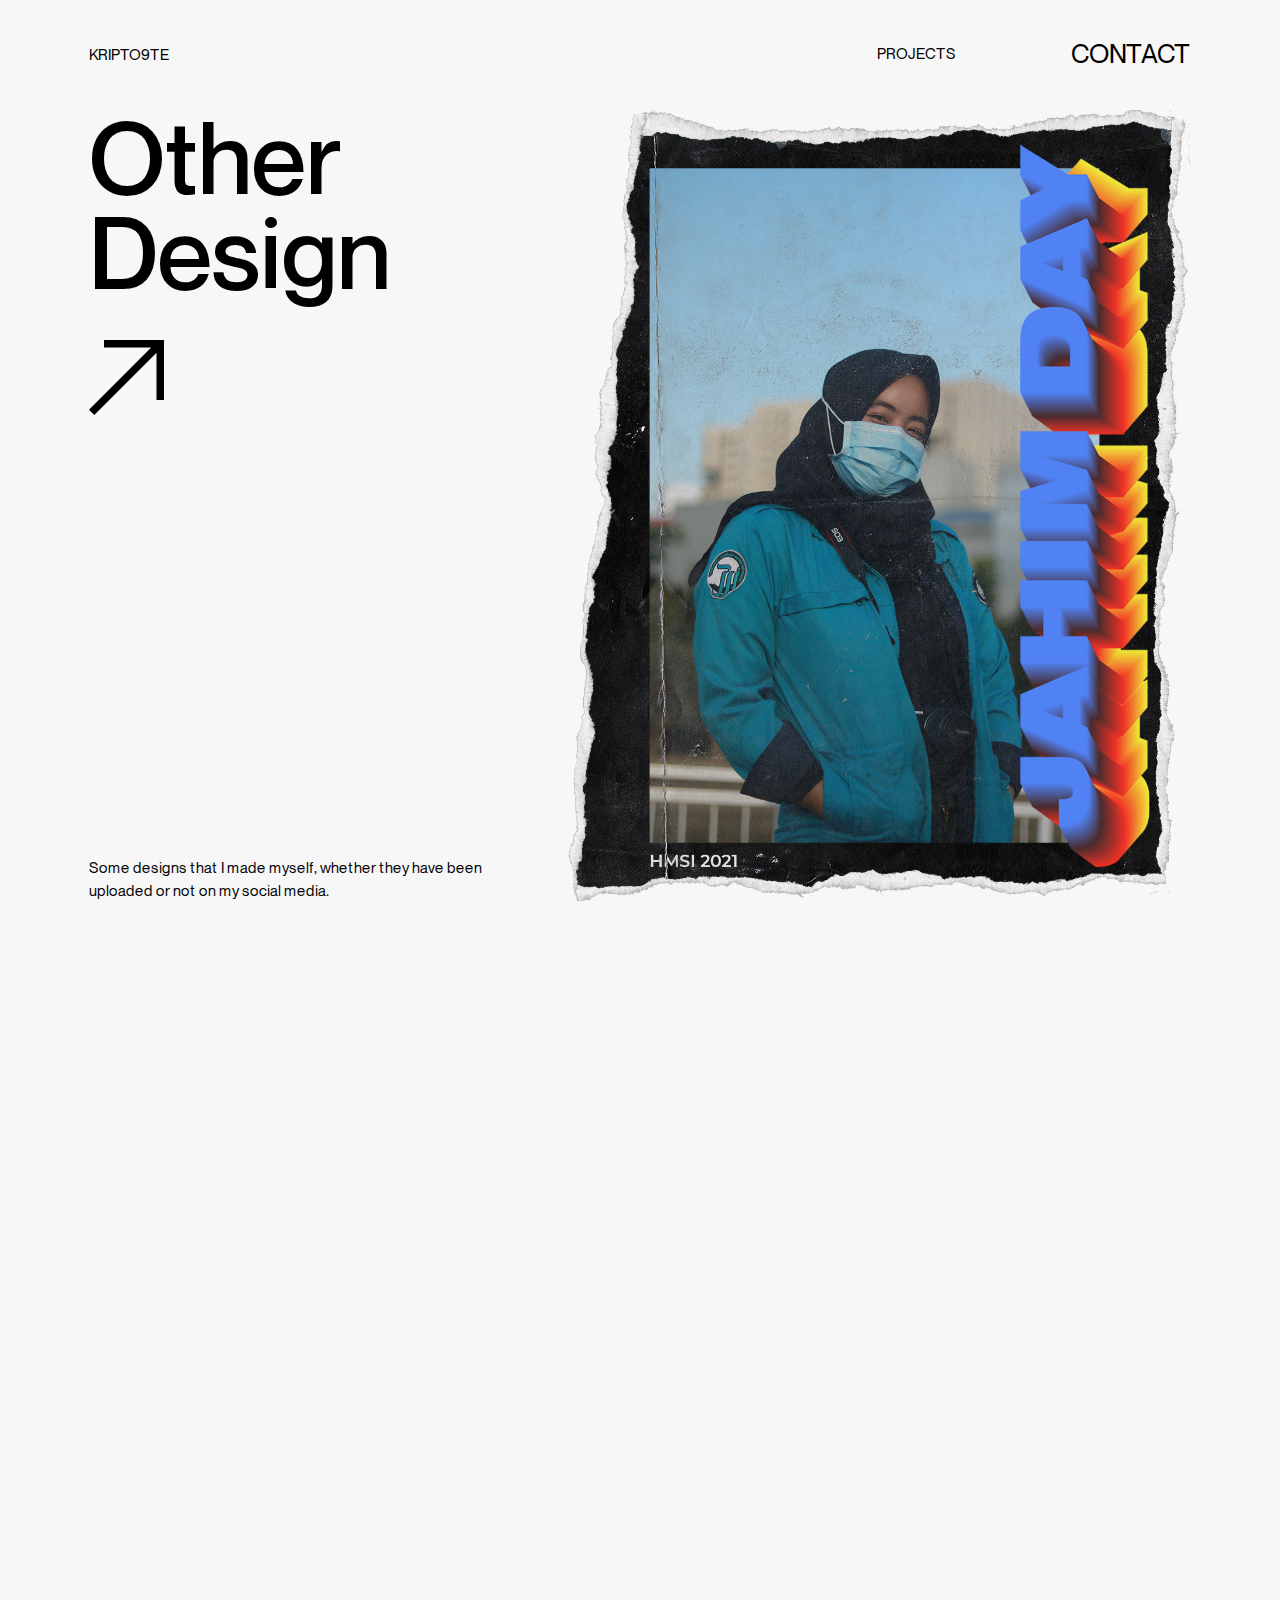
<file: other.html>
<!DOCTYPE html>
<html class="no-js" lang="en">

<head>
  <meta charset="UTF-8">
  <meta name="viewport" content="width=device-width, initial-scale=1.0, maximum-scale=1">
  <!--favicon-->
  <link rel="apple-touch-icon" sizes="60x60" href="favicons/apple-touch-icon.png">
  <link rel="icon" type="image/png" sizes="32x32" href="favicons/favicon-32x32.png">
  <link rel="icon" type="image/png" sizes="16x16" href="favicons/favicon-16x16.png">
  <link rel="manifest" href="favicons/site.webmanifest">
  <link rel="mask-icon" href="favicons/safari-pinned-tab.svg" color="#5bbad5">
  <meta name="msapplication-TileColor" content="#da532c">
  <meta name="theme-color" content="#ffffff">
  <!-- CSS-->
  <link rel="stylesheet" href="css/bootstrap-grid.min.css">
  <link rel="stylesheet" href="css/main.css">
  <title>KRiPTO9TE | Other Design</title>
</head>

<body class="webpage">
  <div style="display: none">
    <svg xmlns="http://www.w3.org/2000/svg" xmlns:xlink="http://www.w3.org/1999/xlink">
      <symbol id="link-arrow2" viewBox="0 0 24 23">
        <path d="M3.464 0v3.425h14.66L0 20.585 2.43 23 20.554 5.84v14.57H24V0H3.464z" />
      </symbol>
      <symbol id="linkedin-original" viewBox="0 0 64 64">
        <path d="M59.3 0H4.7C2.1 0 0 2.1 0 4.6v54.8C0 61.9 2.1 64 4.7 64h54.5c2.6 0 4.7-2.1 4.7-4.6V4.6c.1-2.5-2-4.6-4.6-4.6zM19 54.5H9.5V24H19v30.5zm-4.8-34.7c-3 0-5.5-2.5-5.5-5.5s2.5-5.5 5.5-5.5 5.5 2.5 5.5 5.5c0 3.1-2.4 5.5-5.5 5.5zm40.3 34.7H45V39.7c0-3.5-.1-8.1-4.9-8.1-4.9 0-5.7 3.9-5.7 7.8v15.1h-9.5V24H34v4.2h.1c1.3-2.4 4.4-4.9 9-4.9 9.6 0 11.4 6.3 11.4 14.6v16.6z" />
      </symbol>
      <symbol id="arrow-down">
        <path d="M29.508 17.438l-2.422-2.422L16.72 25.382 17.4.432l-3.424.01-.682 24.951L2.992 15.09.555 17.527 14.986 31.96l14.522-14.521z" />
      </symbol>
      <symbol id="logo" viewBox="0 0 76 19">
        <path d="M10.05 9.9h2.625c-.325-2.9-2.5-5.025-5.825-5.025-3.8 0-6.275 2.75-6.275 6.75s2.475 6.75 6.3 6.75c3.325 0 5.6-2.175 5.8-5.125H10.05c-.1 1.425-.925 2.975-3.175 2.975-2.6 0-3.675-2.2-3.675-4.6 0-2.4 1.1-4.6 3.675-4.6 2.25 0 3.075 1.575 3.175 2.875zm10.01 6.325c-2.326 0-3.7-1.775-3.7-3.925h9.8c0-4.55-2.026-7.425-6.15-7.425-3.85 0-6.276 2.6-6.276 6.75 0 4 2.425 6.75 6.4 6.75 3.275 0 5.175-1.85 5.825-4.275h-2.625c-.225.775-1.1 2.125-3.275 2.125zm-.05-9.275c2.124 0 3.524 1.425 3.524 3.4H16.36c0-1.975 1.525-3.4 3.65-3.4zm14.824-2.075c-2.2 0-3.525 1-4.2 2h-.05v-1.65h-2.625V18h2.625v-7.775c0-1.9 1.3-3.125 3.325-3.125 1.8 0 2.525 1.1 2.525 2.825V18h2.65V9.175c0-2.925-1.875-4.3-4.25-4.3zm12.506 2.5v-2.15h-2.4V1.2h-2.65v4.025h-1.85v2.15h1.85v7.15c0 2.7 1.15 3.65 3.25 3.65.7 0 1.275-.075 1.8-.2v-2.15c-1.7.1-2.4-.075-2.4-1.525V7.375h2.4zm9.083-2.45c-1.6 0-2.8 1.025-3.775 2.625l-.05.075.475-2.4h-2.625L47.948 18h2.625l1.275-6.45c.525-2.7 2.925-4.475 5.375-4.075l.4-2.45c-.35-.075-.675-.1-1.2-.1zm4.987-1.85c.65 0 1.4-.4 1.55-1.225.2-.975-.525-1.55-1.35-1.55-.65 0-1.4.4-1.575 1.2-.175 1 .55 1.575 1.375 1.575zm-1.9 2.15L57.01 18h2.625l2.5-12.775H59.51zm4.495 0l3.075 6.25L61.03 18h3.1l4.225-4.8h.05L70.73 18h3.025l-3.5-6.525 5.55-6.25H72.78l-3.775 4.5h-.05l-2.025-4.5h-2.925z" />
      </symbol>
      <symbol id="long-arrow-right" viewBox="0 0 50 16">
        <path d="M49.707 8.707a1 1 0 000-1.414L43.343.929a1 1 0 10-1.414 1.414L47.586 8l-5.657 5.657a1 1 0 001.414 1.414l6.364-6.364zM0 9h49V7H0v2z" />
      </symbol>
      <symbol id="clip">
        <path d="M14.644 1.677a4.51 4.51 0 00-6.31.001L.98 9.031a3.445 3.445 0 004.871 4.871l6.658-6.658A2.216 2.216 0 109.376 4.11l-6.369 6.368a.579.579 0 00.819.82l6.368-6.37a1.059 1.059 0 011.498 1.498l-6.658 6.658A2.287 2.287 0 011.799 9.85l7.353-7.353a3.354 3.354 0 014.745 4.743l-7.353 7.353a.579.579 0 10.816.816l7.353-7.353a4.51 4.51 0 00-.07-6.379z" />
      </symbol>
      <symbol id="c" viewBox="0 0 67 61">
        <path d="M42.72 21.48h9.52C50.88 9.8 42.08.6 27.6.6 11.12.6.72 13.16.72 30.36c0 17.28 10.4 29.84 26.88 29.84 14.56 0 23.36-9.2 24.64-22.08h-9.52c-.64 6.96-4.72 13.92-15.36 13.92-12.32 0-17.2-10.32-17.2-21.68 0-11.28 4.88-21.6 17.2-21.6 10.56 0 14.32 6.96 15.36 12.72zm18.524 38.16c2.88 0 5.12-2 5.12-5.2 0-3.12-2.24-5.2-5.12-5.2-2.96 0-5.2 2.08-5.2 5.2 0 3.2 2.24 5.2 5.2 5.2z" />
      </symbol>
      <symbol id="facebook" viewBox="0 0 64 64">
        <path d="M47.9 25.6H40V15h6.5c1.1 0 2-.9 2-2V2c0-1.1-.9-2-2-2h-7.6C30.7 0 25 5.9 25 14.4v11.2h-9c-1.5 0-2.7 1.2-2.7 2.8v7.4c0 1.5 1.2 2.7 2.7 2.7h9v22.9c0 1.5 1.2 2.7 2.7 2.7h9.8c.6 0 1.2-.3 1.6-.7.5-.5.7-1.2.7-1.8V38.4h6.8c1.3 0 2.4-.9 2.6-2.1v-.2l1.4-7.1c.2-.8 0-1.6-.6-2.4-.4-.5-1.2-.9-2.1-1z" />
      </symbol>
      <symbol id="link-arrow" viewBox="0 0 75 75">
        <path d="M15 0v7.5h47.212L0 69.713 5.287 75 67.5 12.788V60H75V0H15z" />
      </symbol>
      <symbol id="menu" viewBox="0 -53 384 384">
        <path d="M368 154.668H16c-8.832 0-16-7.168-16-16s7.168-16 16-16h352c8.832 0 16 7.168 16 16s-7.168 16-16 16zM368 32H16C7.168 32 0 24.832 0 16S7.168 0 16 0h352c8.832 0 16 7.168 16 16s-7.168 16-16 16zm0 245.332H16c-8.832 0-16-7.168-16-16s7.168-16 16-16h352c8.832 0 16 7.168 16 16s-7.168 16-16 16zm0 0" />
      </symbol>
      <symbol id="arrow-right">
        <path d="M60.638.607L55.335 5.91l33.384 33.384H.737v7.478H88.72L55.335 80.156l5.303 5.303 42.426-42.426L60.638.607z" />
      </symbol>
      <symbol id="instagram" viewBox="0 0 64 64">
        <path d="M32 16.9c-8.3 0-15 6.8-15 15.1s6.7 15.1 15 15.1S47 40.3 47 32s-6.7-15.1-15-15.1zm0 25.2c-5.5 0-10-4.5-10-10.1s4.5-10.1 10-10.1S42 26.4 42 32s-4.5 10.1-10 10.1zM47 10c-2.8 0-5 2.3-5 5s2.2 5 5 5 5-2.3 5-5-2.2-5-5-5z" />
        <path d="M48 0H16C7.2 0 0 7.2 0 16v31.7C0 56.7 7.3 64 16.3 64h31.5C56.7 64 64 56.7 64 47.7V16c0-8.8-7.2-16-16-16zm11 47.7C59 53.9 54 59 47.8 59H16.3C10.1 59 5 54 5 47.8V16C5 9.9 9.9 5 16 5h32c6.1 0 11 4.9 11 11v31.7z" />
      </symbol>
      <symbol id="close" viewBox="0 0 64 64">
        <path d="M35.4 32l19.9-19.9c1-1 1-2.4 0-3.4s-2.4-1-3.4 0L32 28.6 12 8.8c-.9-1-2.4-1-3.3 0s-1 2.4 0 3.4L28.6 32 8.7 51.9c-1 1-1 2.4 0 3.4.5.4 1 .7 1.7.7s1.2-.2 1.7-.7l20-19.9 20 19.8c.5.4 1.2.7 1.7.7s1.2-.2 1.7-.7c1-1 1-2.4 0-3.4L35.4 32z" />
      </symbol>
      <symbol id="linkedin" viewBox="0 0 24 24">
        <path d="M23.994 24v-.001H24v-8.802c0-4.306-.927-7.623-5.961-7.623-2.42 0-4.044 1.328-4.707 2.587h-.07V7.976H8.489v16.023h4.97v-7.934c0-2.089.396-4.109 2.983-4.109 2.549 0 2.587 2.384 2.587 4.243V24zM.396 7.977h4.976V24H.396zM2.882 0C1.291 0 0 1.291 0 2.882s1.291 2.909 2.882 2.909 2.882-1.318 2.882-2.909A2.884 2.884 0 002.882 0z" />
      </symbol>
      <symbol id="long-arrow-left" viewBox="0 0 50 16">
        <path d="M.293 7.293a1 1 0 000 1.414l6.364 6.364a1 1 0 001.414-1.414L2.414 8l5.657-5.657A1 1 0 006.657.93L.293 7.293zM50 7H1v2h49V7z" />
      </symbol>
      <symbol id="circle-text" viewBox="0 0 251 251">
        <path d="M242.801 140.725l-.273 3.202c3.967-.124 7.313-2.82 7.727-7.689.471-5.542-3.455-9.399-9.239-9.891-5.811-.494-10.333 2.644-10.804 8.186-.416 4.896 2.426 8.119 6.72 8.918l.273-3.202c-2.322-.414-4.546-1.985-4.242-5.563.352-4.143 3.962-5.489 7.783-5.164 3.793.322 7.124 2.259 6.771 6.402-.302 3.551-2.75 4.616-4.716 4.801zm-13.252 3.807l-.793 3.114 7.221 1.839-1.166 4.579c-1.147 4.5-7.137 1.108-8.141 1.771l-.834 3.271.183.046c.568-.914 7.494 2.522 9.405-1.588l.052.013c-.023 2.279 1.154 4 3.771 4.667 3.401.866 5.997-1.12 6.977-4.966l2.033-7.98-18.708-4.766zm15.272 7.206l-1.073 4.213c-.487 1.91-1.386 3.798-4.081 3.112-2.721-.693-2.581-2.775-2.094-4.685l1.073-4.213 6.175 1.573zm-10.296 16.006l4.824 2.041-4.186 9.897 2.512 1.062 5.437-12.856-17.78-7.52-5.543 13.105 2.512 1.062 4.291-10.146 5.397 2.283-3.671 8.678 2.536 1.073 3.671-8.679z" />
        <path d="M217.159 186.586l-4.706-1.06-1.714 2.782 20.148 4.1 1.77-2.874-12.715-16.169-1.713 2.781 3.064 3.727-4.134 6.713zm5.943-4.553l6.171 7.383-.028.046-9.357-2.21 3.214-5.219zm-16.12 10.508l-2.083 2.446 12.621 10.749-3.991 4.687 2.076 1.768 10.083-11.841-2.076-1.768-4.009 4.708-12.621-10.749zm5.986 21.999l-13.35-13.945-2.321 2.222 13.35 13.945 2.321-2.222zm-4.516 4.551l-17.06-11.182-2.748 2.14 6.666 19.278 2.684-2.09-5.829-15.481.021-.016 13.582 9.441 2.684-2.09zm-22.693 6.597l2.564 4.567-9.371 5.26 1.335 2.378 12.172-6.832-9.449-16.835-12.408 6.965 1.335 2.378 9.606-5.392 2.868 5.109-8.217 4.612 1.348 2.402 8.217-4.612zm-31.615 6.187l-2.839-3.9-3.123.961 12.442 16.368 3.226-.993 1.105-20.54-3.122.962-.154 4.822-7.535 2.32zm7.47.496l-.23 9.62-.052.016-5.575-7.832 5.857-1.804zm-25.325 11.531l-3.186.42c1.073 3.59 4.106 5.941 9.085 5.285 5.514-.727 8.44-5.388 7.682-11.143-.762-5.782-4.421-9.576-9.962-8.846-2.891.381-4.54 1.715-5.571 3.811l-.053.008-1.042-2.532-2.195.289 1.323 10.038 8.646-1.139-.339-2.57-5.407.713c-.375-3.055 1.759-5.461 4.784-5.859 4.363-.575 6.154 2.893 6.63 6.506.473 3.587-.734 7.45-4.829 7.99-2.838.374-4.784-.759-5.566-2.971zm-11.7-1.523l-.182 5.235-10.74-.373-.094 2.725 13.95.485.671-19.293-14.221-.494-.094 2.725 11.009.383-.204 5.855-9.417-.327-.096 2.752 9.418.327zm-11.831-11.857l-3.154-.614-2.76 14.179-.053-.01-5.8-15.846-3.498-.681-3.69 18.949 3.154.614 2.771-14.231.053.01 5.763 15.893 3.525.686 3.689-18.949zm-34.046 3.642l-3.004-1.14c-.97 3.848.706 7.805 5.275 9.539 5.2 1.974 9.985-.744 12.045-6.172 2.07-5.452.292-10.661-4.908-12.634-4.595-1.744-8.473.105-10.42 4.016l3.005 1.14c1.035-2.119 3.156-3.827 6.513-2.553 3.888 1.476 4.192 5.316 2.831 8.901-1.35 3.559-4.126 6.231-8.014 4.756-3.332-1.265-3.685-3.911-3.323-5.853zm-8.436 3.612l-.085-13.507 3.851-6.63-2.778-1.614-3.852 6.63-11.775 6.618 2.965 1.723 8.845-5.229.047.027-.183 10.26 2.965 1.722zm-45.298-38.123l1.622 2.022 19.737-6.251-1.622-2.021-19.737 6.25zm-6.6-9.881l1.424 2.166 20.24-4.351-1.423-2.166-20.24 4.351zm-9.635-45.269l-.65-3.147c-3.768 1.247-6.207 4.784-5.219 9.57 1.126 5.447 5.987 8.027 11.672 6.852 5.712-1.18 9.153-5.475 8.027-10.922-.994-4.813-4.636-7.093-8.98-6.636l.65 3.146c2.344-.264 4.923.61 5.65 4.126.841 4.072-2.237 6.39-5.991 7.166-3.728.77-7.473-.138-8.314-4.21-.721-3.49 1.322-5.208 3.155-5.945zm.177-10.324l-5.233.222-.456-10.736-2.724.116.592 13.946 19.288-.819-.604-14.216-2.725.115.468 11.006-5.854.249-.4-9.415-2.751.117.4 9.415zm10.883-13.194l.371-3.191-14.348-1.667.006-.053 15.354-6.997.412-3.54-19.176-2.227-.371 3.191 14.402 1.673-.006.054-15.405 6.963-.415 3.567 19.176 2.227zm3.462-21.713l.852-3.098-15.984-4.397 1.632-5.935-2.629-.723-4.125 14.995 2.63.723 1.64-5.962 15.984 4.397zm2.899-10.18l1.318-2.93-6.797-3.056 1.938-4.31c1.904-4.235 7.22.139 8.324-.342l1.384-3.078-.172-.078c-.716.803-6.947-3.774-9.538-.054l-.049-.022c.416-2.241-.448-4.14-2.91-5.246-3.202-1.44-6.1.07-7.728 3.69l-3.377 7.51 17.607 7.916zm-13.802-9.728l1.782-3.965c.808-1.797 2.02-3.503 4.556-2.362 2.56 1.15 2.064 3.177 1.256 4.975l-1.783 3.965-5.811-2.613zm4.366-15.135l16.657 9.758 1.624-2.773-16.657-9.757-1.624 2.772zm14.879-5.782l4.044 11.111 2.23-3.018-3.332-8.168.016-.022 8.803.762 2.23-3.019-11.853-.631-3.965-10.448-2.069 2.802 3.119 7.775-.016.022-8.333-.717-2.069 2.802 11.195.75zm30.184-40.392l-2.176 1.407 4.202 20.273 2.176-1.408-4.202-20.272zm10.582-5.619l-2.302 1.193 2.244 20.58 2.302-1.192-2.245-20.581zm45.96-4.984l3.197-.321c-.851-3.876-4.117-6.669-8.98-6.18-5.534.557-8.602 5.126-8.021 10.902.584 5.803 4.5 9.67 10.034 9.112 4.89-.491 7.534-3.878 7.529-8.246l-3.197.321c.02 2.359-1.115 4.834-4.688 5.193-4.137.416-6.124-2.884-6.508-6.699-.381-3.788.909-7.418 5.046-7.834 3.546-.357 5.044 1.853 5.588 3.752zm6.539 12.275l3.206.21.488-7.436 4.715.31c4.634.304 2.394 6.813 3.23 7.68l3.368.221.012-.189c-1.003-.39 1.109-7.828-3.281-8.955l.003-.054c2.245-.393 3.722-1.866 3.899-4.56.23-3.502-2.197-5.691-6.158-5.951l-8.217-.54-1.265 19.264zm4.292-16.332l4.338.285c1.967.129 3.988.667 3.806 3.442-.184 2.802-2.257 3.045-4.224 2.916l-4.337-.285.417-6.358zm18.18 7.243l1.138-5.113 10.489 2.334.592-2.661-13.625-3.033-4.194 18.844 13.889 3.091.592-2.662-10.753-2.393 1.273-5.72 9.198 2.048.599-2.688-9.198-2.047z" />
        <path d="M168.69 24.167l-.191 4.82 3.045 1.183.39-20.557-3.146-1.221-13.605 15.428 3.046 1.182 3.111-3.688 7.35 2.853zm-5.552-5.022l6.146-7.404.05.02-.483 9.602-5.713-2.218zm13.201 13.867l2.784 1.603 8.274-14.366 5.334 3.073 1.361-2.363-13.477-7.762-1.361 2.363 5.358 3.086-8.273 14.366zm20.428-10.002l-11.299 15.652 2.605 1.88 11.299-15.652-2.605-1.88zm5.742 3.912l-7.982 18.772 2.594 2.325 17.792-9.977-2.533-2.27-14.203 8.48-.02-.018 6.885-15.041-2.533-2.271zm10.387 20.938l4.025-3.352 6.877 8.257 2.096-1.745-8.934-10.726-14.834 12.356 9.107 10.933 2.095-1.745-7.05-8.465 4.502-3.75 6.031 7.24 2.116-1.762-6.031-7.24zm32.338 41.975l-.837-2.453-20.686-.842.837 2.453 20.686.842zm2.803 11.364l-.602-2.521-20.514-2.794.602 2.521 20.514 2.794z" />
      </symbol>
      <symbol id="paper-clip" viewBox="0 0 16 16">
        <path d="M14.644 1.676a4.51 4.51 0 00-6.31.001L.98 9.03a3.445 3.445 0 004.871 4.872l6.658-6.659A2.216 2.216 0 109.376 4.11l-6.369 6.368a.579.579 0 00.819.82l6.368-6.37a1.059 1.059 0 011.498 1.498l-6.658 6.658A2.287 2.287 0 011.799 9.85l7.353-7.353a3.354 3.354 0 014.745 4.743l-7.353 7.353a.579.579 0 10.816.816l7.353-7.353a4.51 4.51 0 00-.07-6.379z" />
      </symbol>
      <symbol id="soc-fb" viewBox="0 0 512 512">
        <path d="M288 192v-38.1c0-17.2 3.8-25.9 30.5-25.9H352V64h-55.9c-68.5 0-91.1 31.4-91.1 85.3V192h-45v64h45v192h83V256h56.4l7.6-64h-64z" />
      </symbol>
      <symbol id="soc-lin" viewBox="0 0 512 512">
        <path d="M417.2 64H96.8C79.3 64 64 76.6 64 93.9V415c0 17.4 15.3 32.9 32.8 32.9h320.3c17.6 0 30.8-15.6 30.8-32.9V93.9C448 76.6 434.7 64 417.2 64zM183 384h-55V213h55v171zm-25.6-197h-.4c-17.6 0-29-13.1-29-29.5 0-16.7 11.7-29.5 29.7-29.5s29 12.7 29.4 29.5c0 16.4-11.4 29.5-29.7 29.5zM384 384h-55v-93.5c0-22.4-8-37.7-27.9-37.7-15.2 0-24.2 10.3-28.2 20.3-1.5 3.6-1.9 8.5-1.9 13.5V384h-55V213h55v23.8c8-11.4 20.5-27.8 49.6-27.8 36.1 0 63.4 23.8 63.4 75.1V384z" />
      </symbol>
      <symbol id="soc-gp" viewBox="0 0 512 512">
        <path d="M242.1 275.6l-18.2-13.7-.1-.1c-5.8-4.6-10-8.3-10-14.7 0-7 5-11.8 10.9-17.4l.5-.4c20-15.2 44.7-34.3 44.7-74.6 0-26.9-11.9-44.7-23.3-57.7h13L320 64H186.5c-25.3 0-62.7 3.2-94.6 28.6l-.1.3C70 110.9 57 137.4 57 163.5c0 21.2 8.7 42.2 23.9 57.4 21.4 21.6 48.3 26.1 67.1 26.1 1.5 0 3 0 4.5-.1-.8 3-1.2 6.3-1.2 10.3 0 10.9 3.6 19.3 8.1 26.2-24 1.9-58.1 6.5-84.9 22.3-39.4 22.7-42.5 56-42.5 65.6 0 38.2 35.7 76.8 115.5 76.8 91.6 0 139.5-49.8 139.5-99 0-37.1-22.8-55.6-44.9-73.5zM116.7 139.9c0-13.4 3-23.5 9.3-30.9 6.5-7.9 18.2-13.1 29-13.1 19.9 0 32.9 15 40.4 27.6 9.2 15.5 14.9 36.1 14.9 53.6 0 4.9 0 20-10.2 29.8-7 6.7-18.7 11.4-28.6 11.4-20.5 0-33.5-14.7-40.7-27-10.4-17.8-14.1-38.2-14.1-51.4zM237.8 368c0 27.4-25.2 44.5-65.8 44.5-48.1 0-80.3-20.6-80.3-51.3 0-26.1 21.5-36.8 37.8-42.5 18.9-6.1 44.3-7.3 50.1-7.3 3.9 0 6.1 0 8.7.2 36.6 25.2 49.5 36.1 49.5 56.4z" />
        <path d="M402 142V64h-34v78h-80v34h80v81h34v-81h78v-34z" />
      </symbol>
      <symbol id="soc-pinterest" viewBox="0 0 512 512">
        <path d="M256 32C132.3 32 32 132.3 32 256c0 91.7 55.2 170.5 134.1 205.2-.6-15.6-.1-34.4 3.9-51.4 4.3-18.2 28.8-122.1 28.8-122.1s-7.2-14.3-7.2-35.4c0-33.2 19.2-58 43.2-58 20.4 0 30.2 15.3 30.2 33.6 0 20.5-13.1 51.1-19.8 79.5-5.6 23.8 11.9 43.1 35.4 43.1 42.4 0 71-54.5 71-119.1 0-49.1-33.1-85.8-93.2-85.8-67.9 0-110.3 50.7-110.3 107.3 0 19.5 5.8 33.3 14.8 43.9 4.1 4.9 4.7 6.9 3.2 12.5-1.1 4.1-3.5 14-4.6 18-1.5 5.7-6.1 7.7-11.2 5.6-31.3-12.8-45.9-47-45.9-85.6 0-63.6 53.7-139.9 160.1-139.9 85.5 0 141.8 61.9 141.8 128.3 0 87.9-48.9 153.5-120.9 153.5-24.2 0-46.9-13.1-54.7-27.9 0 0-13 51.6-15.8 61.6-4.7 17.3-14 34.5-22.5 48 20.1 5.9 41.4 9.2 63.5 9.2 123.7 0 224-100.3 224-224C480 132.3 379.7 32 256 32z" />
      </symbol>
      <symbol id="soc-tw" viewBox="0 0 512 512">
        <path d="M492 109.5c-17.4 7.7-36 12.9-55.6 15.3 20-12 35.4-31 42.6-53.6-18.7 11.1-39.4 19.2-61.5 23.5C399.8 75.8 374.6 64 346.8 64c-53.5 0-96.8 43.4-96.8 96.9 0 7.6.8 15 2.5 22.1-80.5-4-151.9-42.6-199.6-101.3-8.3 14.3-13.1 31-13.1 48.7 0 33.6 17.2 63.3 43.2 80.7-16-.4-31-4.8-44-12.1v1.2c0 47 33.4 86.1 77.7 95-8.1 2.2-16.7 3.4-25.5 3.4-6.2 0-12.3-.6-18.2-1.8 12.3 38.5 48.1 66.5 90.5 67.3-33.1 26-74.9 41.5-120.3 41.5-7.8 0-15.5-.5-23.1-1.4C62.8 432 113.7 448 168.3 448 346.6 448 444 300.3 444 172.2c0-4.2-.1-8.4-.3-12.5C462.6 146 479 129 492 109.5z" />
      </symbol>
      <symbol id="triangle" viewBox="0 0 17 19">
        <path d="M16.021 9.5L.24 18.61V.388L16.02 9.5z" />
      </symbol>
      <symbol id="twitter" viewBox="0 0 64 64">
        <path d="M20.1 58.1c24.2 0 37.4-20 37.4-37.4 0-.5 0-1.1-.1-1.7 2.6-1.9 4.8-4.2 6.5-6.8-2.4 1.1-4.9 1.8-7.6 2.1 2.7-1.6 4.8-4.2 5.8-7.3-2.6 1.5-5.3 2.6-8.4 3.2C51.3 7.6 47.9 6 44.1 6c-7.3 0-13.2 5.9-13.2 13.2 0 1 .1 2 .3 3-10.6-.6-20.3-5.8-26.8-13.8-1.1 2-1.8 4.2-1.8 6.6 0 4.6 2.3 8.6 5.9 10.9-2.2-.1-4.2-.7-5.9-1.6v.1c0 6.3 4.5 11.7 10.5 12.9-1.1.3-2.3.5-3.4.5-.9 0-1.7-.1-2.5-.3 1.7 5.2 6.5 9 12.3 9.1-4.5 3.5-10.2 5.6-16.3 5.6-1.2.1-2.2 0-3.2-.1 5.7 3.8 12.7 6 20.1 6" />
      </symbol>
      <symbol id="vertical-logo" viewBox="0 0 59 242">
        <path d="M31.08 210.84v-8.4c-9.28 1.04-16.08 8-16.08 18.64 0 12.16 8.8 20.08 21.6 20.08s21.6-7.92 21.6-20.16c0-10.64-6.96-17.92-16.4-18.56v8.4c4.56.32 9.52 2.96 9.52 10.16 0 8.32-7.04 11.76-14.72 11.76-7.68 0-14.72-3.52-14.72-11.76 0-7.2 5.04-9.84 9.2-10.16zm20.24-32.029c0 7.44-5.68 11.84-12.56 11.84v-31.36c-14.56 0-23.76 6.48-23.76 19.68 0 12.32 8.32 20.08 21.6 20.08 12.8 0 21.6-7.76 21.6-20.48 0-10.48-5.92-16.56-13.68-18.64v8.4c2.48.72 6.8 3.52 6.8 10.48zm-29.68.16c0-6.8 4.56-11.28 10.88-11.28v22.96c-6.32 0-10.88-4.88-10.88-11.68zM15 131.531c0 7.04 3.2 11.28 6.4 13.44v.16h-5.28v8.4H57v-8.4H32.12c-6.08 0-10-4.16-10-10.64 0-5.76 3.52-8.08 9.04-8.08H57v-8.48H28.76c-9.36 0-13.76 6-13.76 13.6zm8-40.02h-6.88v7.68H3.24v8.48h12.88v5.92H23v-5.92h22.88c8.64 0 11.68-3.68 11.68-10.4 0-2.24-.24-4.08-.64-5.76h-6.88c.32 5.44-.24 7.68-4.88 7.68H23v-7.68zm-7.84-29.065c0 5.12 3.28 8.96 8.4 12.08l.24.16-7.68-1.52v8.4l40.88 8v-8.4l-20.64-4.08c-8.64-1.68-14.32-9.36-13.04-17.2l-7.84-1.28c-.24 1.12-.32 2.16-.32 3.84zM9.24 46.49c0-2.08-1.28-4.48-3.92-4.96C2.2 40.89.36 43.21.36 45.85c0 2.08 1.28 4.48 3.84 5.04 3.2.56 5.04-1.76 5.04-4.4zm6.88 6.08l40.88 8v-8.4l-40.88-8v8.4zm0-14.386l20-9.84L57 47.703v-9.92l-15.36-13.52v-.16L57 16.663v-9.68l-20.88 11.2-20-17.76v9.68l14.4 12.08v.16l-14.4 6.48v9.36z" />
      </symbol>
    </svg>
  </div>
  <div class="animsition">
    <header class="header header--secondary header--absolute __js_fixed-header header--height">
      <div class="header__container container container--size-large">
        <a class="header__logo logo navigation__link" href="index.html">
          KRiPTO9TE
        </a>
        <div class="header__mobile mobile-canvas">
          <nav class="mobile-canvas__nav navigation">
            <ul class="navigation__list">
              
              <li class="navigation__item">
                <a class="navigation__link " href="allprojects.html">Projects<span class="navigation__link-icon">
                    <svg width="12" height="13">
                      <use xlink:href="#link-arrow"></use>
                    </svg>
                  </span>
                </a>
              </li>
            </ul>
          </nav>
          <a class="mobile-canvas__phone" href="index.html#contact">CONTACT</a>
        </div>
        <button class="header__menu-toggle menu-toggle" type="button">
          <span class="menu-toggle__line"></span>
          <span class="visually-hidden">Menu toggle</span>
        </button>
      </div>
    </header>
    <main>
      <article class="single-project">
        <div class="single-project__container container container--size-large">
          <div class="single-project__hero row">
            <div class="single-project__hero-image col-12 col-md-6 col-lg-7 col-xxl-6">
              <img src="img/ds1.png"  alt="project photo">
            </div>
            <div class="single-project__hero-main col-12 col-md-6 col-lg-5 col-xxl-6 order-md-first">
              <h1 class="single-project__title">
                <span>Other</span>
                <span>Design</span>
              </h1>
              <div class="single-project__icon">
                <svg width="75" height="75">
                  <use xlink:href="#link-arrow"></use>
                </svg>
              </div>
              <div class="single-project__hero-text">
                Some designs that I made myself, whether they have been uploaded or not on my social media.  
              </div>
            </div>
          </div>
          <section class="meta">
            <div class="row">
              <div class="col-12 col-lg-4" data-aos="fade-up">
                <div class="meta__image">
                  <video width="360" controls>
                    <source src="img/ds4.mp4" type="video/mp4">
                    Your browser does not support the video tag.
                  </video>
                </div>
              </div>
              <div class="col-12 col-lg-8">
                <div class="meta__info">
                  <div class="meta__info-item" data-aos="fade-up">
                    <span>
                      <span class="num">01.</span> Date
                    </span>
                    <span>24/7</span>
                  </div>
                  <div class="meta__info-item" data-aos="fade-up">
                    <span>
                      <span class="num">02.</span> Client
                    </span><span>myself</span>
                  </div>
                  <div class="meta__info-item" data-aos="fade-up">
                    <span>
                      <span class="num">03.</span> Project type
                    </span>
                    <span>?</span>
                  </div>
                </div>
              </div>
            </div>
          </section>
          
          <section class="project-other">
            <div class="row">
              <div class="col-12 col-md-6">
                <div class="project-other__image" data-aos="fade-up">
                  <img src="img/ds2.png" alt="">
                </div>
              </div>
              <div class="col-12 col-md-6">
                <div class="project-other__image project-other__image--small" data-aos="fade-up">
                  <img src="img/ds3.jpg" alt="">
                </div>
              </div>
            </div>
          </section>
          
          <section class="project-other">
            <div class="row">
              <div class="col-12 col-md-6">
                <div class="project-other__image" data-aos="fade-up">
                  <img src="img/sps1.jpg" alt="">
                </div>
              </div>
              <div class="col-12 col-md-6">
                <div class="project-other__image project-other__image--small" data-aos="fade-up">
                  <img src="img/kw400d1.png" alt="">
                </div>
              </div>
            </div>
          </section>

          <section class="project-other">
            <div class="row">
              <div class="col-12 col-md-6">
                <div class="project-other__image" data-aos="fade-up">
                  <img src="img/km21.jpg" alt="">
                </div>
              </div>
              <div class="col-12 col-md-6">
                <div class="project-other__image project-other__image--small" data-aos="fade-up">
                  <img src="img/tlm.jpeg" alt="">
                </div>
              </div>
            </div>
          </section>

          <section class="project-other">
            <div class="row">
              <div class="col-12 col-md-6">
                <div class="project-other__image" data-aos="fade-up">
                  <img src="img/oasd1.png" alt="">
                </div>
              </div>
              <div class="col-12 col-md-6">
                <div class="project-other__image project-other__image--small" data-aos="fade-up">
                  <img src="img/foma1.jpg" alt="">
                </div>
              </div>
            </div>
          </section>

          <section class="project-other">
            <div class="row">
              <div class="col-12 col-md-6">
                <div class="project-other__image" data-aos="fade-up">
                  <img src="img/tvfta1.jpg" alt="">
                  <div class="project-other__text" data-aos="fade-up">and many more.</div>
                </div>
              </div>
            </div>
          </section>
          
        </div>
      </article>
    </main>
    
  </div>
  <!-- Javascript libs-->
  <script src="js/libs/jquery-3.5.1.min.js"></script>
  <script src="js/libs/jquery.fancybox.min.js"></script>
  <script src="js/libs/animsition.min.js"></script>
  <script src="js/libs/aos.js"></script>
  <script src="js/libs/swiper-bundle.min.js"></script>
  <script src="js/libs/jquery.easy_number_animate.js"></script>
  <script src="js/libs/jquery.marquee.min.js"></script>
  <script src="js/libs/isotope.pkgd.min.js"></script>
  <script src="js/libs/packery.pkgd.min.js"></script>
  <script src="js/libs/packery-mode.pkgd.min.js"></script>
  <script src="js/libs/jquery.pagepiling.js"></script>
  <script src="js/libs/simpleParallax.min.js"></script>
  <!-- JavaScript-->
  <script src="js/main.js"></script>
</body>

</html>
</file>
<file: css/main.css>
/* ------------------------------------------------------------------------------
	Template Name: Centrix
  Description: Centrix - Personal CV/Resume HTML Template
  Author: Paul
  Author URI: http://themeforest.net/user/Paul_tf

1. GLOBAL

	1.1 General
	1.2  Typography
	1.3 Utils
	1.4 Buttons
	1.5 Fields
	1.6 Heading
	1.7 Menu toggle button

2. COMPONENTS

	2.10 Navigation
	2.11 Logo
	2.12 Social
	2.13 Quete block
	2.14 Comment
	2.15 Form
	2.16 Filters block
	2.17 Feature card
	2.18 Service preview card
	2.19 Carousel card
	2.20 Project preview card in carousel
	2.21 Project card in listing
	2.22 Team member card
	2.23 News card
	2.24 Price card
	2.25 Skill block
	2.26 Block meta for project page
	2.27 Project other block
	2.28 Carousel
	2.29 Accordion
	2.30 Video block
	2.31 Statistics block
	2.32 Section with partners logo
	2.33 Mobile canvas

3. PAGES SECTIONS

	3.10 Hero section in homepage
	3.11 Main screen section in homepage
	3.12 Hero section in modern homepage
	3.13 Hero section in creative homepage
	3.14 Features section in homepage
	3.15 Services section in homepage
	3.16 Works section in homepage
	3.17 Contact section in homepage
	3.18 About section with video in homepage
	3.19 About section in modern homepage
	3.20 Section with carousel
	3.21 Team section only with mobile carousel
	3.22 Section discuss-project
	3.23 Tooltip section
	3.24 Feedback section for starting the project
	3.25 Projects listing
	3.26 Portfolio section
	3.27 Services section
	3.28 Plans section in creative homepage
	3.29 First banner block
	3.30 Grid in team page
	3.31 Grid in services page
	3.32 Article

4. PAGES

	4.10 Blog grid layout
	4.11 Vcard page
	4.12 Single post page
	4.13 Comming soon page
	4.14 404 page
	4.15 Parallax project page
	4.16 Cantact page
	4.17 FAQ page
	4.18 Service detail page
	4.19 Pricing page
	4.20 About us page
	4.21 Projects carousel page
	4.22 Single project page

5. COMMON COMPONENTS

	5.1 Header
	5.2 Footer
	5.3 Wrapper for header and main content
	5.4 Overlay
	5.5 Preloader
	5.6 Webpage


**********************************************/
@import url("aos.css");
@import url("swiper-bundle.css");
@import url("animsition.min.css");
@import url("jquery.pagepiling.css");
@import url("jquery.fancybox.css");
/*** 1. GLOBAL ***/
/* 1.1 General */
html,
body {
  overflow: visible;
}

html {
  -webkit-box-sizing: border-box;
          box-sizing: border-box;
  -moz-text-size-adjust: 100%;
  -ms-text-size-adjust: 100%;
  -o-text-size-adjust: 100%;
  -webkit-text-size-adjust: 100%;
  text-size-adjust: 100%;
}

@media (min-width: 992px) {
  html ::-webkit-scrollbar {
    width: 10px;
    height: 10px;
  }
  html ::-webkit-scrollbar-button {
    display: none;
  }
  html ::-webkit-scrollbar-track {
    background-color: transparent;
  }
  html ::-webkit-scrollbar-track-piece {
    background-color: transparent;
  }
  html ::-webkit-scrollbar-thumb {
    background-color: #fffe55;
    border-radius: none;
  }
  html ::-webkit-scrollbar-corner {
    background-color: #999;
  }
  html ::-webkit-resizer {
    background-color: #666;
  }
}

*,
*::before,
*::after {
  -webkit-box-sizing: inherit;
          box-sizing: inherit;
}

body {
  display: -webkit-box;
  display: -ms-flexbox;
  display: flex;
  min-width: 320px;
  min-height: 100vh;
  padding: 0;
  margin: 0;
  font-family: "Neue Montreal", "Arial", sans-serif;
  font-size: 15px;
  font-weight: 400;
  line-height: 1.5;
  color: #000000;
  white-space: normal;
  white-space: normal;
      -ms-flex-direction: column;
          flex-direction: column;
  background-color: #f7f7f7;
  -webkit-font-smoothing: antialiased;
  -moz-font-smoothing: antialiased;
  -o-font-smoothing: antialiased;
  -webkit-locale: auto;
  -webkit-box-orient: vertical;
  -webkit-box-direction: normal;
  -webkit-locale: auto;
}

body.no-grow main {
  -webkit-box-flex: unset;
      -ms-flex-positive: unset;
          flex-grow: unset;
}

.container,
.container-fluid {
  padding: 0 19px;
}

@media (min-width: 1400px) {
  .container--size-large,
  .container-fluid--size-large {
    max-width: 1920px;
    padding: 0 80px;
  }
}

@media (min-width: 1400px) {
  .container--xsmall,
  .container-fluid--xsmall {
    max-width: 760px;
  }
}

@media (min-width: 1400px) {
  [class*="col-"] {
    padding-right: 15px;
    padding-left: 15px;
  }
}

@media (min-width: 1400px) {
  .g-0 [class*="col-"] {
    padding-right: 0;
    padding-left: 0;
  }
}

main {
  position: relative;
  background-color: #f7f7f7;
  z-index: 1;
  -webkit-box-flex: 1;
      -ms-flex-positive: 1;
          flex-grow: 1;
}

a {
  text-decoration: none;
}

a:hover, a:focus {
  text-decoration: none;
}

@-webkit-keyframes text-rotate {
  0% {
    -webkit-transform: rotate(0);
            transform: rotate(0);
  }
  100% {
    -webkit-transform: rotate(-360deg);
            transform: rotate(-360deg);
  }
}

@keyframes text-rotate {
  0% {
    -webkit-transform: rotate(0);
            transform: rotate(0);
  }
  100% {
    -webkit-transform: rotate(-360deg);
            transform: rotate(-360deg);
  }
}

@-webkit-keyframes link-arrow-hover {
  0% {
    -webkit-transform: translateX(0);
            transform: translateX(0);
  }
  50% {
    -webkit-transform: translateX(3px);
            transform: translateX(3px);
  }
  100% {
    -webkit-transform: translateX(0);
            transform: translateX(0);
  }
}

@keyframes link-arrow-hover {
  0% {
    -webkit-transform: translateX(0);
            transform: translateX(0);
  }
  50% {
    -webkit-transform: translateX(3px);
            transform: translateX(3px);
  }
  100% {
    -webkit-transform: translateX(0);
            transform: translateX(0);
  }
}

/* 1.2  Typography */
@font-face {
  src: url("../fonts/NeueMontreal-Regular.woff2") format("woff2"), url("../fonts/NeueMontreal-Regular.woff") format("woff");
  font-family: "Neue Montreal";
  font-weight: 400;
  font-style: normal;
  font-display: swap;
}

@font-face {
  src: url("../fonts/NeueMontreal-Medium.woff2") format("woff2"), url("../fonts/NeueMontreal-Medium.woff") format("woff");
  font-family: "Neue Montreal";
  font-weight: 500;
  font-style: normal;
  font-display: swap;
}

@font-face {
  src: url("../fonts/NeueMontreal-Italic.woff2") format("woff2"), url("../fonts/NeueMontreal-Italic.woff") format("woff");
  font-family: "Neue Montreal";
  font-weight: 400;
  font-style: italic;
  font-display: swap;
}

@font-face {
  src: url("../fonts/Gilroy-Regular.woff2") format("woff2"), url("../fonts/Gilroy-Regular.woff") format("woff");
  font-family: "Gilroy";
  font-weight: 400;
  font-style: normal;
  font-display: swap;
}

@font-face {
  src: url("../fonts/Gilroy-Bold.woff2") format("woff2"), url("../fonts/Gilroy-Bold.woff") format("woff");
  font-family: "Gilroy";
  font-weight: 700;
  font-style: normal;
  font-display: swap;
}

/* 1.3 Utils */
.visually-hidden {
  position: absolute;
  width: 1px;
  height: 1px;
  padding: 0;
  margin: -1px;
  overflow: hidden;
  clip: rect(0 0 0 0);
  border: 0;
}

.relative {
  position: relative;
}

.d-none {
  display: none !important;
}

.overflow-hidden {
  overflow: hidden;
}

.d-flex {
  display: -webkit-box;
  display: -ms-flexbox;
  display: flex;
}

@media (min-width: 992px) {
  .lg-d-flex {
    display: -webkit-box;
    display: -ms-flexbox;
    display: flex;
            align-items: center;
            justify-content: flex-end;
        -ms-flex-pack: end;
        -ms-flex-align: center;
    -webkit-box-align: center;
    -webkit-box-pack: end;
  }
}

@media (max-width: 991px) {
  .bg-dark {
    background-color: rgba(0, 0, 0, 0.6) !important;
  }
}

@media (max-width: 991px) {
  .bg-light {
    background-color: rgba(255, 255, 255, 0.6) !important;
  }
}

.field-error {
  margin-top: 5px;
  margin-bottom: 15px;
  font-size: 16px;
  line-height: 20px;
}

.color-yellow {
  color: #fffe55;
}

.text-right {
  text-align: right;
}

@media (min-width: 768px) {
  .text-md-right {
    text-align: right;
  }
}

.ml-auto {
  margin-left: auto;
}

/* swiper */
.swiper-pagination {
  position: static;
  margin-top: 32px;
}

@media (min-width: 576px) {
  .swiper-pagination {
    margin-top: 40px;
  }
}

@media (min-width: 768px) {
  .swiper-pagination {
    margin-top: 60px;
  }
}

@media (min-width: 992px) {
  .swiper-pagination {
    margin-top: 80px;
  }
}

@media (min-width: 1200px) {
  .swiper-pagination {
    margin-top: 100px;
  }
}

.swiper-container-horizontal > .swiper-scrollbar {
  position: absolute;
  bottom: 0;
  left: 0;
  width: 100%;
  height: 4px;
  background-color: transparent;
  z-index: 0;
}

.swiper-pagination-bullets {
  display: -webkit-box;
  display: -ms-flexbox;
  display: flex;
          align-items: center;
          justify-content: center;
      -ms-flex-pack: center;
      -ms-flex-align: center;
  -webkit-box-pack: center;
  -webkit-box-align: center;
  -ms-flex-wrap: wrap;
      flex-wrap: wrap;
}

.swiper-pagination-bullet {
  width: 8px;
  height: 8px;
  margin: 0 4px !important;
  border-radius: 50%;
  opacity: 1;
}

@media (min-width: 768px) {
  .swiper-pagination-bullet {
    width: 12px;
    height: 12px;
    margin: 0 8px !important;
  }
}

.swiper-pagination-bullet-active {
  background-color: #fffe55;
}

.swiper-pagination-bullet:hover, .swiper-pagination-bullet:focus {
  outline: none;
}

.jarallax {
  position: relative;
  z-index: 0;
}

.jarallax > .jarallax-img {
  position: absolute;
  top: 0;
  left: 0;
  width: 100%;
  height: 100%;
  /* support for plugin https://github.com/bfred-it/object-fit-images */
  font-family: "object-fit: cover;";
  z-index: -1;
  -o-object-fit: cover;
     object-fit: cover;
}

/* 1.4 Buttons */
.btn {
  display: -webkit-inline-box;
  display: -ms-inline-flexbox;
  display: inline-flex;
          align-items: center;
  min-width: 207px;
  padding: 16px 22px 16px 25px;
  cursor: pointer;
      -ms-flex-align: center;
  background-color: #fffe55;
  border: none;
  -webkit-transition: background-color 0.3s ease;
  transition: background-color 0.3s ease;
  -webkit-box-align: center;
}

.btn:focus {
  outline: none;
}

.btn:focus {
  outline: none;
}

@media (min-width: 992px) {
  .btn:hover, .btn:focus {
    background-color: #000000;
    -webkit-box-shadow: none;
            box-shadow: none;
  }
  .btn:hover .btn__text, .btn:focus .btn__text {
    color: #ffffff;
  }
  .btn:hover .btn__icon svg, .btn:focus .btn__icon svg {
    fill: #ffffff;
  }
}

.btn:active {
  -webkit-box-shadow: none;
          box-shadow: none;
  opacity: 0.7;
}

.btn__text {
  font-size: 15px;
  font-weight: 500;
  line-height: 1.2;
  color: #000000;
  text-transform: uppercase;
  -webkit-transition: color 0.3s ease;
  transition: color 0.3s ease;
}

.btn__icon {
  margin-left: auto;
}

.btn__icon svg {
  display: block;
  -webkit-transition: fill 0.3s ease;
  transition: fill 0.3s ease;
  fill: #000000;
}

.btn--outline {
  color: #fffe55;
  background-color: transparent;
  border-color: #fffe55;
  -webkit-transition: background-color 0.3s ease, color 0.3s ease;
  transition: background-color 0.3s ease, color 0.3s ease;
}

.btn--theme-black {
  background-color: #000000;
  border: 1px solid #000000;
}

.btn--theme-black .btn__text {
  color: #ffffff;
}

.btn--theme-black .btn__icon svg {
  fill: #ffffff;
}

.btn--theme-black:focus {
  outline: none;
}

@media (min-width: 992px) {
  .btn--theme-black:hover, .btn--theme-black:focus {
    background-color: transparent;
  }
  .btn--theme-black:hover .btn__text, .btn--theme-black:focus .btn__text {
    color: #000000;
  }
  .btn--theme-black:hover .btn__icon svg, .btn--theme-black:focus .btn__icon svg {
    fill: #000000;
  }
}

.btn--black {
  background-color: #000000;
}

.btn--black:focus {
  outline: none;
}

@media (min-width: 992px) {
  .btn--black:hover, .btn--black:focus {
    background-color: rgba(0, 0, 0, 0.85);
  }
  .btn--black:hover__text, .btn--black:focus__text {
    color: #ffffff;
  }
}

.btn--black .btn__text {
  color: #ffffff;
}

.btn--black .btn__icon svg {
  fill: #ffffff;
}

.btn--hover-white {
  -webkit-transition: all 0.3s ease;
  transition: all 0.3s ease;
}

.btn--hover-white:focus {
  outline: none;
}

@media (min-width: 992px) {
  .btn--hover-white:hover, .btn--hover-white:focus {
    padding: 15px 19px 14px 24px;
    background-color: transparent;
    border: 1px solid #ffffff;
  }
  .btn--hover-white:hover .btn__text, .btn--hover-white:focus .btn__text {
    color: #ffffff;
  }
  .btn--hover-white:hover .btn__icon svg, .btn--hover-white:focus .btn__icon svg {
    fill: #ffffff;
  }
}

.arrow-btn {
  display: block;
  padding: 0;
  cursor: pointer;
  background-color: transparent;
  border: none;
}

.arrow-btn:focus {
  outline: none;
}

@media (min-width: 992px) {
  .arrow-btn:hover svg, .arrow-btn:focus svg {
    -webkit-transform: scale(0.33);
            transform: scale(0.33);
  }
}

.arrow-btn svg {
  display: block;
  width: 100%;
  height: auto;
  -webkit-transition: -webkit-transform 0.3s ease;
  transition: -webkit-transform 0.3s ease;
  transition: transform 0.3s ease;
  transition: transform 0.3s ease, -webkit-transform 0.3s ease;
  -webkit-transform-origin: 0 100%;
          transform-origin: 0 100%;
}

.arrow-btn--size-large {
  width: 75px;
  height: 75px;
}

.arrow-link {
  display: -webkit-inline-box;
  display: -ms-inline-flexbox;
  display: inline-flex;
          align-items: flex-end;
      -ms-flex-direction: column-reverse;
          flex-direction: column-reverse;
      -ms-flex-align: end;
  -webkit-box-orient: vertical;
  -webkit-box-direction: reverse;
  -webkit-box-align: end;
}

.arrow-link:not(.arrow-link--no-scale):focus {
  outline: none;
}

@media (min-width: 992px) {
  .arrow-link:not(.arrow-link--no-scale):hover .arrow-link__icon, .arrow-link:not(.arrow-link--no-scale):focus .arrow-link__icon {
    -webkit-transform: scale(0.33);
            transform: scale(0.33);
  }
}

@media (min-width: 768px) {
  .arrow-link {
        -ms-flex-direction: row;
            flex-direction: row;
    -webkit-box-orient: horizontal;
    -webkit-box-direction: normal;
  }
}

.arrow-link--theme-yellow .arrow-link__text {
  color: #fffe55;
}

.arrow-link--theme-yellow .arrow-link__icon svg {
  fill: #fffe55;
}

.arrow-link__text {
  font-size: 14px;
  line-height: 1.2;
  color: #000000;
  text-transform: uppercase;
  white-space: nowrap;
}

@media (min-width: 992px) {
  .arrow-link__text {
    font-size: 20px;
  }
}

.arrow-link__icon {
  display: block;
  width: 48px;
  -webkit-transition: -webkit-transform 0.3s ease;
  transition: -webkit-transform 0.3s ease;
  transition: transform 0.3s ease;
  transition: transform 0.3s ease, -webkit-transform 0.3s ease;
  -webkit-transform-origin: 0 100%;
          transform-origin: 0 100%;
}

@media (min-width: 992px) {
  .arrow-link__icon {
    width: 75px;
  }
}

.arrow-link__icon svg {
  display: block;
  width: 100%;
  height: auto;
}

.arrow-link__text + .arrow-link__icon {
  margin-bottom: 8px;
  margin-left: 12px;
}

@media (min-width: 992px) {
  .arrow-link__text + .arrow-link__icon {
    margin-left: 20px;
  }
}

.arrow-link--white .arrow-link__text {
  color: #ffffff;
}

.arrow-link--white .arrow-link__icon svg {
  fill: #ffffff;
}

.play-btn {
  display: -webkit-box;
  display: -ms-flexbox;
  display: flex;
          align-items: center;
          justify-content: center;
  width: 83px;
  height: 83px;
  cursor: pointer;
      -ms-flex-pack: center;
      -ms-flex-align: center;
  background-color: #ffffff;
  border: none;
  border-radius: 50%;
  -webkit-transition: opacity 0.3s ease;
  transition: opacity 0.3s ease;
  -webkit-box-pack: center;
  -webkit-box-align: center;
}

.play-btn svg {
  display: block;
  fill: #000000;
}

.play-btn:focus {
  outline: none;
}

@media (min-width: 992px) {
  .play-btn:hover, .play-btn:focus {
    opacity: 0.9;
  }
}

.nav-btn {
  display: inline-block;
  padding: 0;
  vertical-align: top;
  cursor: pointer;
  background-color: transparent;
  border: none;
}

.nav-btn svg {
  display: block;
  -webkit-transition: -webkit-transform 0.3s ease;
  transition: -webkit-transform 0.3s ease;
  transition: transform 0.3s ease;
  transition: transform 0.3s ease, -webkit-transform 0.3s ease;
  fill: #000000;
}

.nav-btn:hover svg {
  fill: #4d4d4d;
}

.nav-btn--next:hover svg {
  -webkit-transform: translateX(30%);
          transform: translateX(30%);
}

.nav-btn--prev:hover svg {
  -webkit-transform: translateX(-30%);
          transform: translateX(-30%);
}

.round-button {
  position: relative;
  display: -webkit-box;
  display: -ms-flexbox;
  display: flex;
          align-items: center;
          justify-content: center;
  width: 190px;
  height: 190px;
      -ms-flex-pack: center;
      -ms-flex-align: center;
  background-color: #fffe55;
  border: none;
  border-radius: 50%;
  -webkit-box-pack: center;
  -webkit-box-align: center;
}

@media (max-width: 575px) {
  .round-button--mobile-small {
    width: 130px;
    height: 130px;
  }
  .round-button--mobile-small .round-button__circle {
    width: 120px;
    height: 120px;
  }
  .round-button--mobile-small .round-button__c {
    width: 24px;
  }
}

@media (min-width: 992px) {
  .round-button {
    width: 276px;
    height: 276px;
  }
}

.round-button:focus {
  outline: none;
}

@media (min-width: 992px) {
  .round-button:hover, .round-button:focus {
    outline: none;
    -webkit-animation-name: scale;
            animation-name: scale;
    -webkit-animation-duration: 1.2s;
            animation-duration: 1.2s;
    -webkit-animation-timing-function: linear;
            animation-timing-function: linear;
    -webkit-animation-iteration-count: infinite;
            animation-iteration-count: infinite;
  }
  .round-button:hover .round-button__circle svg, .round-button:focus .round-button__circle svg {
    -webkit-animation-play-state: paused;
            animation-play-state: paused;
  }
}

.round-button__circle {
  position: absolute;
  top: 50%;
  left: 50%;
  display: block;
  width: 180px;
  height: 180px;
  -webkit-transform: translateY(-50%) translateX(-50%);
          transform: translateY(-50%) translateX(-50%);
}

@media (min-width: 992px) {
  .round-button__circle {
    width: 250px;
    height: 250px;
  }
}

.round-button__circle svg {
  display: block;
  width: 100%;
  height: auto;
  -webkit-animation-name: rotate;
          animation-name: rotate;
  -webkit-animation-duration: 14s;
          animation-duration: 14s;
  -webkit-animation-timing-function: linear;
          animation-timing-function: linear;
  -webkit-animation-iteration-count: infinite;
          animation-iteration-count: infinite;
}

.round-button__c {
  display: block;
  width: 40px;
}

@media (min-width: 992px) {
  .round-button__c {
    width: 67px;
  }
}

.round-button__c svg {
  display: block;
  width: 100%;
  height: auto;
  fill: #000000;
}

@-webkit-keyframes rotate {
  to {
    -webkit-transform: rotate(-360deg);
            transform: rotate(-360deg);
  }
}

@keyframes rotate {
  to {
    -webkit-transform: rotate(-360deg);
            transform: rotate(-360deg);
  }
}

@-webkit-keyframes scale {
  50% {
    -webkit-transform: scale(1.05);
            transform: scale(1.05);
  }
  100% {
    -webkit-transform: scale(1);
            transform: scale(1);
  }
}

@keyframes scale {
  50% {
    -webkit-transform: scale(1.05);
            transform: scale(1.05);
  }
  100% {
    -webkit-transform: scale(1);
            transform: scale(1);
  }
}

.circle-link {
  display: -webkit-box;
  display: -ms-flexbox;
  display: flex;
          align-items: center;
          justify-content: center;
  width: 60px;
  height: 60px;
      -ms-flex-pack: center;
      -ms-flex-align: center;
  border: 1px solid #000000;
  border-radius: 50%;
  -webkit-transition: all 0.3s ease;
  transition: all 0.3s ease;
  -webkit-box-align: center;
  -webkit-box-pack: center;
}

@media (min-width: 992px) {
  .circle-link {
    width: 100px;
    height: 100px;
  }
}

.circle-link:focus {
  outline: none;
}

@media (min-width: 992px) {
  .circle-link:hover, .circle-link:focus {
    background-color: #fffe55;
    border-color: #fffe55;
  }
}

.circle-link svg {
  -webkit-transform: scale(0.6);
          transform: scale(0.6);
}

@media (min-width: 992px) {
  .circle-link svg {
    -webkit-transform: scale(1);
            transform: scale(1);
  }
}

/* 1.5 Fields */
.field {
  position: relative;
  display: block;
  width: 100%;
  cursor: text;
}

.field input,
.field textarea {
  display: block;
  width: 100%;
  -webkit-appearance: none;
     -moz-appearance: none;
          appearance: none;
  padding: 0 0 14px;
  font-family: "Neue Montreal", "Arial", sans-serif;
  font-size: 16px;
  line-height: 1;
  color: #000000;
  background-color: transparent;
  border: none;
  border-bottom: solid 1px #000000;
  border-radius: 0;
  -webkit-box-shadow: none;
          box-shadow: none;
  -webkit-transition: border-color 0.3s ease;
  transition: border-color 0.3s ease;
}

.field input:focus,
.field textarea:focus {
  outline: none;
}

.field input:hover + .field__hint,
.field textarea:hover + .field__hint {
  color: #000000;
}

.field input:focus,
.field textarea:focus {
  outline: none;
}

.field textarea {
  height: 122px;
  resize: none;
}

.field__hint {
  position: absolute;
  top: 3px;
  left: 0;
  font-size: 15px;
  line-height: 1;
  color: rgba(0, 0, 0, 0.5);
  text-transform: uppercase;
  -webkit-transition: 0.2s ease;
  transition: 0.2s ease;
}

.field--filled .field__hint {
  font-size: 12px;
  color: #000000;
  -webkit-transform: translateY(-24px);
          transform: translateY(-24px);
}

.field--theme-white input,
.field--theme-white textarea {
  color: #ffffff;
  border-bottom-color: #ffffff;
}

.field--theme-white input:hover + .field__hint,
.field--theme-white textarea:hover + .field__hint {
  color: #ffffff;
}

.field--theme-white .field__hint {
  color: rgba(255, 255, 255, 0.5);
}

.field--theme-white.field--filled .field__hint {
  color: #ffffff;
}

.field--theme-yellow input,
.field--theme-yellow textarea {
  color: #fffe55;
  border-bottom-color: #fffe55;
}

.field--theme-yellow input:hover + .field__hint,
.field--theme-yellow textarea:hover + .field__hint {
  color: #fffe55;
}

.field--theme-yellow .field__hint {
  color: rgba(255, 254, 85, 0.5);
}

.field--theme-yellow.field--filled .field__hint {
  color: #fffe55;
}

.file-upload {
  display: inline-block;
  min-width: 137px;
  vertical-align: top;
}

.file-upload--theme-yellow .file-upload__text {
  color: #fffe55;
}

.file-upload--theme-yellow .file-upload__icon svg {
  fill: #fffe55;
}

.file-upload__label {
  display: -webkit-box;
  display: -ms-flexbox;
  display: flex;
          align-items: center;
  cursor: pointer;
      -ms-flex-align: center;
  -webkit-box-align: center;
}

.file-upload__label:focus {
  outline: none;
}

@media (min-width: 992px) {
  .file-upload__label:hover .file-upload__icon svg, .file-upload__label:focus .file-upload__icon svg {
    -webkit-transform: scale(1.2);
            transform: scale(1.2);
  }
}

.file-upload__icon {
  margin-right: 20px;
}

.file-upload__icon svg {
  display: block;
  -webkit-transition: -webkit-transform 0.3s ease;
  transition: -webkit-transform 0.3s ease;
  transition: transform 0.3s ease;
  transition: transform 0.3s ease, -webkit-transform 0.3s ease;
  will-change: transform;
  fill: #000000;
}

.file-upload__text {
  font-size: 15px;
  line-height: 2.06667;
  color: #000000;
  text-transform: uppercase;
}

/* 1.6 Heading */
.heading {
  margin: 0;
  font-size: 32px;
  font-weight: 500;
  line-height: 1.25;
  color: #000000;
  text-align: center;
}

@media (min-width: 768px) {
  .heading {
    font-size: 40px;
  }
}

@media (min-width: 992px) {
  .heading {
    text-align: left;
  }
}

@media (min-width: 1200px) {
  .heading {
    font-size: 48px;
  }
}

.heading--upper {
  text-transform: uppercase;
}

@media (min-width: 768px) {
  .heading--size-large {
    font-size: 48px;
  }
}

@media (min-width: 1200px) {
  .heading--size-large {
    font-size: 100px;
  }
}

/* 1.7 Menu toggle button */
.menu-toggle {
  position: relative;
  display: -webkit-box;
  display: -ms-flexbox;
  display: flex;
  width: 30px;
  height: 20px;
  -webkit-appearance: none;
     -moz-appearance: none;
          appearance: none;
  padding: 0;
  cursor: pointer;
  background-color: transparent;
  border: none;
  -webkit-transition: -webkit-transform 0.3s ease;
  transition: -webkit-transform 0.3s ease;
  transition: transform 0.3s ease;
  transition: transform 0.3s ease, -webkit-transform 0.3s ease;
  /*&:hover,
	&:focus {
		outline: none;

		&::before,
		&::after {
			border-top-color: $color-yellow;
		}
	}*/
}

@media (min-width: 992px) {
  .menu-toggle {
    width: 44px;
    height: 30px;
  }
}

.menu-toggle--white::before, .menu-toggle--white::after {
  border-top-color: #ffffff;
}

.menu-toggle--white .menu-toggle__line {
  border-top-color: #ffffff;
}

.menu-toggle--opened::before {
  -webkit-transform: translateY(450%) rotate(45deg);
          transform: translateY(450%) rotate(45deg);
}

.menu-toggle--opened::after {
  -webkit-transform: translateY(-450%) rotate(-45deg);
          transform: translateY(-450%) rotate(-45deg);
}

.menu-toggle--opened .menu-toggle__line {
  -webkit-transform: scale(0, 1);
          transform: scale(0, 1);
}

.menu-toggle::before, .menu-toggle::after {
  content: "";
  position: absolute;
  left: 0;
  width: 100%;
  border-top: solid 2px #000000;
  -webkit-transition: border-top-color 0.3s ease, color 0.3s ease, -webkit-transform 0.3s ease;
  transition: border-top-color 0.3s ease, color 0.3s ease, -webkit-transform 0.3s ease;
  transition: border-top-color 0.3s ease, color 0.3s ease, transform 0.3s ease;
  transition: border-top-color 0.3s ease, color 0.3s ease, transform 0.3s ease, -webkit-transform 0.3s ease;
}

@media (min-width: 992px) {
  .menu-toggle::before, .menu-toggle::after {
    border-top-width: 3px;
  }
}

.menu-toggle::before {
  top: 0;
}

.menu-toggle::after {
  bottom: 0;
}

.menu-toggle__line {
  display: block;
  width: 100%;
  border-top: solid 2px #000000;
  -webkit-transition: all 0.3s ease;
  transition: all 0.3s ease;
  -ms-flex-item-align: center;
      -ms-grid-row-align: center;
      align-self: center;
}

@media (min-width: 992px) {
  .menu-toggle__line {
    border-top-width: 3px;
  }
}

/*** 2. COMPONENTS ***/
/* 2.10 Navigation */
.navigation--hover-white .navigation__link:focus {
  outline: none;
}

@media (min-width: 992px) {
  .navigation--hover-white .navigation__link:hover, .navigation--hover-white .navigation__link:focus {
    color: #ffffff;
  }
  .navigation--hover-white .navigation__link:hover .navigation__link-icon svg, .navigation--hover-white .navigation__link:focus .navigation__link-icon svg {
    fill: #ffffff;
  }
}

.navigation--hover-white .navigation__item--current .navigation__link {
  color: #000000 !important;
  text-decoration: underline;
}

.navigation--hover-white .navigation__item--current .navigation__link-icon svg {
  fill: #000000 !important;
}

.navigation__dropdown {
  display: none;
  padding-top: 20px;
  padding-left: 20px;
}

@media (min-width: 992px) {
  .navigation__dropdown {
    position: absolute;
    bottom: -40px;
    left: -30px;
    display: block;
    min-width: 400px;
    padding: 30px;
    pointer-events: none;
    background-color: #000000;
    opacity: 0;
    -webkit-transition: opacity 0.3s ease;
    transition: opacity 0.3s ease;
    -webkit-transform: translateY(100%);
            transform: translateY(100%);
    z-index: 1;
  }
  .navigation__dropdown:hover {
    pointer-events: auto;
    opacity: 1;
  }
}

.navigation__dropdown-list {
  padding: 0;
  margin: 0;
  list-style: none;
}

.navigation__dropdown-item {
  margin-top: 10px;
  line-height: 1;
}

.navigation__dropdown-item:first-child {
  margin-top: 0;
}

@media (min-width: 992px) {
  .navigation__dropdown-item {
    margin-top: 16px;
  }
}

.navigation__dropdown-item--current a .navigation__dropdown-icon svg {
  fill: #000000 !important;
}

@media (min-width: 992px) {
  .navigation__dropdown-item--current a {
    color: #fffe55 !important;
  }
  .navigation__dropdown-item--current a .navigation__dropdown-icon svg {
    fill: #fffe55 !important;
  }
}

.navigation__dropdown-item a {
  position: relative;
  display: inline-block;
  padding-right: 22px;
  font-size: 13px;
  line-height: 1.2;
  color: #000000;
  text-transform: uppercase;
  vertical-align: top;
  -webkit-transition: color 0.3s ease;
  transition: color 0.3s ease;
}

@media (min-width: 992px) {
  .navigation__dropdown-item a {
    font-size: 15px;
    color: #ffffff;
  }
}

.navigation__dropdown-item a:hover, .navigation__dropdown-item a:focus {
  text-decoration: underline;
  outline: none;
}

@media (min-width: 992px) {
  .navigation__dropdown-item a:hover, .navigation__dropdown-item a:focus {
    color: #fffe55;
    text-decoration: none;
  }
}

.navigation__dropdown-icon {
  position: absolute;
  top: 50%;
  right: 0;
  width: 13px;
  height: 13px;
  -webkit-transform: translateY(-50%);
          transform: translateY(-50%);
}

.navigation__dropdown-icon svg {
  display: block;
  -webkit-transition: fill 0.3s ease;
  transition: fill 0.3s ease;
  -webkit-transition-delay: 0.3s;
          transition-delay: 0.3s;
  fill: transparent;
}

.navigation__list {
  padding: 0;
  margin: 0;
  list-style: none;
}

@media (min-width: 992px) {
  .navigation__list {
    display: -webkit-box;
    display: -ms-flexbox;
    display: flex;
    -ms-flex-wrap: wrap;
        flex-wrap: wrap;
  }
}

.navigation__item {
  position: relative;
  margin-bottom: 20px;
}

@media (min-width: 768px) {
  .navigation__item {
    margin-bottom: 24px;
  }
}

@media (min-width: 768px) and (min-height: 610px) {
  .navigation__item {
    margin-bottom: 32px;
  }
}

@media (min-width: 992px) {
  .navigation__item {
    margin-right: 40px;
    margin-bottom: 0;
  }
}

.navigation__item:last-child {
  margin-right: 0;
  margin-bottom: 0;
}

.navigation__item--current .navigation__link-icon svg {
  fill: #000000;
}

.navigation__link {
  position: relative;
  display: inline-block;
  padding-right: 22px;
  font-size: 15px;
  line-height: 1.2;
  color: #000000;
  text-transform: uppercase;
  -webkit-transition: color 0.3s ease;
  transition: color 0.3s ease;
}

.navigation__link-icon {
  position: absolute;
  top: 50%;
  right: 0;
  width: 13px;
  height: 13px;
  -webkit-transform: translateY(-50%);
          transform: translateY(-50%);
}

.navigation__link-icon svg {
  display: block;
  -webkit-transition: fill 0.3s ease;
  transition: fill 0.3s ease;
  fill: transparent;
}

.navigation__link:focus {
  outline: none;
}

@media (min-width: 992px) {
  .navigation__link:hover, .navigation__link:focus {
    position: relative;
    outline: none;
  }
  .navigation__link:hover .navigation__link-icon svg, .navigation__link:focus .navigation__link-icon svg {
    fill: #000000;
  }
  .navigation__link:hover::after, .navigation__link:focus::after {
    content: "";
    position: absolute;
    bottom: 0;
    left: 0;
    width: 100%;
    height: 70px;
    -webkit-transform: translateY(100%);
            transform: translateY(100%);
  }
  .navigation__link:hover + .navigation__dropdown, .navigation__link:focus + .navigation__dropdown {
    pointer-events: auto;
    opacity: 1;
  }
}

.navigation__link:active {
  opacity: 0.7;
}

/* 2.11 Logo */
.logo {
  position: relative;
  display: inline-block;
  vertical-align: top;
  z-index: 0;
}

.logo svg {
  display: inline-block;
  display: block;
  vertical-align: top;
  fill: #0a0a0a;
}

.logo[href]:hover, .logo[href]:focus {
  outline: none;
}

.logo--filled {
  padding: 32px 48px;
  background-color: #000000;
}

@media (min-width: 992px) {
  .logo--filled {
    padding: 56px 72px;
  }
}

@media (min-width: 1200px) {
  .logo--filled {
    padding: 66px 72px 67px;
  }
}

.logo--filled svg {
  width: 180px;
  height: auto;
  fill: #ffffff;
}

@media (min-width: 992px) {
  .logo--filled svg {
    width: 240px;
  }
}

.vertical-logo__layer {
  padding: 44px 36px 44px 39px;
}

.vertical-logo__layer svg {
  display: block;
  width: 26px;
  height: auto;
}

@media (min-height: 480px) {
  .vertical-logo__layer {
    padding: 9.25926vh 7.59259vh 9.25926vh 8.14815vh;
  }
  .vertical-logo__layer svg {
    width: 5.46296vh;
  }
}

@media (min-height: 1080px) {
  .vertical-logo__layer {
    padding: 100px 82px 100px 88px;
  }
  .vertical-logo__layer svg {
    width: 59px;
  }
}

.vertical-logo__layer--black {
  background-color: #000000;
}

.vertical-logo__layer--black svg {
  fill: #ffffff;
}

.vertical-logo__layer--yellow {
  position: absolute;
  top: 0;
  left: 0;
  background-color: #fffe55;
  opacity: 0;
}

.vertical-logo__layer--yellow svg {
  fill: #000000;
}

/* 2.12 Social */
.social {
  display: -webkit-box;
  display: -ms-flexbox;
  display: flex;
  padding: 0;
  margin: 0;
  list-style: none;
  -ms-flex-wrap: wrap;
      flex-wrap: wrap;
  /*.fb {
		background-color: #3b5999;
		border-color: #3b5999;
		@include transition(all);

		@include media(lg) {
			&:hover svg {
				fill: #3b5999;
			}
		}
	}

	.tw {
		background-color: #55acee;
		border-color: #55acee;
		@include transition(all);

		@include media(lg) {
			&:hover svg {
				fill: #55acee;
			}
		}
	}

	.g-plus {
		background-color: #dd4b39;
		border-color: #dd4b39;
		@include transition(all);

		@include media(lg) {
			&:hover svg {
				fill: #dd4b39;
			}
		}
	}

	.tumblr {
		background-color: #2b4b6a;
		border-color: #2b4b6a;
		@include transition(all);

		@include media(lg) {
			&:hover svg {
				fill: #2b4b6a;
			}
		}
	}

	.rss {
		background-color: #fb7000;
		border-color: #fb7000;
		@include transition(all);

		@include media(lg) {
			&:hover svg {
				fill: #fb7000;
			}
		}
	}*/
}

.social--hover-white .social__link:focus {
  outline: none;
}

@media (min-width: 992px) {
  .social--hover-white .social__link:hover svg, .social--hover-white .social__link:focus svg {
    fill: #ffffff !important;
  }
}

.social--white .social__link svg {
  fill: #ffffff;
}

.social__item + .social__item {
  margin-left: 23px;
}

.social__link {
  display: -webkit-box;
  display: -ms-flexbox;
  display: flex;
          justify-content: center;
  width: 17px;
  height: 17px;
      -ms-flex-pack: center;
  -webkit-box-pack: center;
}

.social__link svg {
  display: block;
  -webkit-transition: fill 0.3s ease;
  transition: fill 0.3s ease;
  -ms-flex-item-align: center;
      -ms-grid-row-align: center;
      align-self: center;
  fill: #000000;
}

.social__link:focus {
  outline: none;
}

@media (min-width: 992px) {
  .social__link:hover, .social__link:focus {
    outline: none;
  }
  .social__link:hover svg, .social__link:focus svg {
    fill: #fffe55;
  }
}

.social__link:active {
  opacity: 0.7;
}

/* 2.13 Quete block*/
.quote {
  position: relative;
  padding: 20px 20px 20px 70px;
  background-color: #fffe55;
}

@media (min-width: 992px) {
  .quote {
    padding: 43px 60px 46px 128px;
  }
}

.quote::before {
  content: ",,";
  position: absolute;
  top: -21px;
  left: 18px;
  display: block;
  font-family: "Neue Montreal", "Arial", sans-serif;
  font-size: 70px;
  font-weight: 600;
  line-height: 70px;
  color: #000000;
  letter-spacing: -5px;
}

@media (min-width: 992px) {
  .quote::before {
    top: -19px;
    left: 34px;
    font-size: 100px;
    line-height: 100px;
  }
}

.quote p {
  margin: 0 0 30px;
  font-size: 18px;
  line-height: 130%;
  color: #000000;
}

@media (min-width: 992px) {
  .quote p {
    font-size: 20px;
    line-height: 1.5;
  }
}

.quote__name, .quote__position {
  display: block;
  font-size: 14px;
  font-style: normal;
  line-height: 130%;
}

.quote__name {
  font-weight: 600;
}

.quote__position {
  margin-top: 3px;
}

@media (min-width: 992px) {
  .quote__name, .quote__position {
    font-size: 15px;
    line-height: 130%;
  }
}

/* 2.14 Comment */
.comment .comment-item {
  display: -webkit-box;
  display: -ms-flexbox;
  display: flex;
      -ms-flex-direction: column;
          flex-direction: column;
  -webkit-box-orient: vertical;
  -webkit-box-direction: normal;
}

@media (min-width: 992px) {
  .comment .comment-item {
            align-items: flex-start;
        -ms-flex-direction: row;
            flex-direction: row;
        -ms-flex-align: start;
    -webkit-box-orient: horizontal;
    -webkit-box-direction: normal;
    -webkit-box-align: start;
  }
}

.comment .comment-item + .comment-item {
  margin-top: 30px;
}

@media (min-width: 992px) {
  .comment .comment-item + .comment-item {
    margin-top: 74px;
  }
}

.comment .comment-item__photo {
  width: 100%;
  max-width: 80px;
  height: 80px;
  margin-bottom: 10px;
  overflow: hidden;
  border-radius: 50%;
}

@media (min-width: 992px) {
  .comment .comment-item__photo {
    margin-right: 32px;
    margin-bottom: 0;
  }
}

.comment .comment-item__photo img {
  width: 100%;
  height: 100%;
  -o-object-fit: cover;
     object-fit: cover;
}

.comment .comment-item__top {
  display: -webkit-box;
  display: -ms-flexbox;
  display: flex;
  margin-bottom: 10px;
      -ms-flex-direction: column;
          flex-direction: column;
  -webkit-box-orient: vertical;
  -webkit-box-direction: normal;
}

@media (min-width: 992px) {
  .comment .comment-item__top {
            align-items: flex-end;
        -ms-flex-direction: row;
            flex-direction: row;
        -ms-flex-align: end;
    -webkit-box-orient: horizontal;
    -webkit-box-direction: normal;
    -webkit-box-align: end;
  }
}

.comment .comment-item__name {
  font-size: 16px;
  font-weight: bold;
  line-height: 19px;
  color: #000000;
}

@media (min-width: 992px) {
  .comment .comment-item__name {
    margin-right: 19px;
  }
}

.comment .comment-item__sent {
  font-size: 13px;
  line-height: 16px;
  color: #ababab;
  text-transform: uppercase;
}

.comment .comment-item__text {
  margin-bottom: 29px;
  font-size: 16px;
  line-height: 26px;
  color: #767676;
}

.comment .comment-item__reply {
  position: relative;
  left: 50%;
  width: 89px;
  -webkit-box-sizing: border-box;
          box-sizing: border-box;
  padding: 5px 13px;
  font-size: 12px;
  color: #000000;
  text-align: center;
  text-transform: uppercase;
  cursor: pointer;
  background-color: #ffffff;
  border: 1px solid #d3d3d3;
  -webkit-transition: all 0.3s ease;
  transition: all 0.3s ease;
  -webkit-transform: translateX(-50%);
          transform: translateX(-50%);
}

.comment .comment-item__reply:focus {
  outline: none;
}

@media (min-width: 992px) {
  .comment .comment-item__reply:hover, .comment .comment-item__reply:focus {
    background-color: #fffe55;
    border-color: #fffe55;
    outline: none;
  }
}

@media (min-width: 768px) {
  .comment .comment-item__reply {
    left: 0;
    -webkit-transform: none;
            transform: none;
  }
}

.comment .comment-item--replyed {
  padding-left: 20px;
  margin-left: 20px;
  border-left: 1px solid #e5e5e5;
}

@media (min-width: 992px) {
  .comment .comment-item--replyed {
    padding-left: 0;
    margin-left: 50px;
    border-left: none;
  }
}

@media (min-width: 992px) {
  .comment .comment-item--replyed {
    margin-left: 110px;
  }
}

/* 2.15 Form */
.form {
  padding: 40px 25px 55px;
  background-color: #fffe55;
}

@media (min-width: 992px) {
  .form {
    padding: 45px 60px 92px;
  }
}

.form__title {
  margin-bottom: 45px;
  font-size: 26px;
  line-height: 32px;
  text-align: center;
}

@media (min-width: 768px) {
  .form__title {
    margin-bottom: 70px;
    font-size: 32px;
    line-height: 42px;
    text-align: left;
  }
}

.form label {
  margin-bottom: 47px;
}

.form__row {
  display: -webkit-box;
  display: -ms-flexbox;
  display: flex;
  -ms-flex-wrap: wrap;
      flex-wrap: wrap;
}

@media (min-width: 768px) {
  .form__row {
    margin: 0 -15px;
  }
}

@media (min-width: 992px) {
  .form__row {
    margin: 0 -50px;
  }
}

.form__row label {
  width: 100%;
  margin: 0 0 40px;
}

@media (min-width: 768px) {
  .form__row label {
    width: calc(50% - 30px);
    margin: 0 15px 69px;
  }
}

@media (min-width: 992px) {
  .form__row label {
    width: calc(50% - 100px);
    margin: 0 50px 69px;
  }
}

.form .field-file {
  display: -webkit-box;
  display: -ms-flexbox;
  display: flex;
          align-items: center;
  cursor: pointer;
      -ms-flex-align: center;
  -webkit-box-align: center;
}

.form .field-file:focus {
  outline: none;
}

@media (min-width: 992px) {
  .form .field-file:hover svg, .form .field-file:focus svg {
    fill: rgba(0, 0, 0, 0.85);
  }
  .form .field-file:hover span, .form .field-file:focus span {
    color: rgba(0, 0, 0, 0.85);
  }
}

.form .field-file input {
  display: none;
}

.form .field-file svg {
  width: 16px;
  height: 16px;
  margin-right: 20px;
  -webkit-transition: fill 0.3s ease;
  transition: fill 0.3s ease;
  fill: #000000;
}

.form .field-file span {
  font-size: 15px;
  text-transform: uppercase;
  -webkit-transition: color 0.3s ease;
  transition: color 0.3s ease;
}

/* 2.16 Filters block */
.filter {
  text-align: center;
}

@media (min-width: 992px) {
  .filter {
    text-align: left;
  }
}

.filter__item {
  position: relative;
  -webkit-appearance: none;
     -moz-appearance: none;
          appearance: none;
  padding: 0;
  margin-right: 20px;
  font-family: "Neue Montreal", "Arial", sans-serif;
  font-size: 18px;
  line-height: 1.5;
  color: #000000;
  text-transform: capitalize;
  cursor: pointer;
  background-color: transparent;
  border: none;
}

.filter__item::before {
  content: "";
  position: absolute;
  bottom: 0;
  left: 0;
  width: 100%;
  border-top: solid 1px #000000;
  -webkit-transition: -webkit-transform 0.3s ease;
  transition: -webkit-transform 0.3s ease;
  transition: transform 0.3s ease;
  transition: transform 0.3s ease, -webkit-transform 0.3s ease;
  -webkit-transform: scale(0, 1);
          transform: scale(0, 1);
}

@media (min-width: 992px) {
  .filter__item {
    font-size: 20px;
  }
}

@media (min-width: 1200px) {
  .filter__item {
    margin-right: 50px;
  }
}

.filter__item:last-child {
  margin-right: 0;
}

.filter__item:focus {
  outline: none;
}

@media (min-width: 992px) {
  .filter__item:hover, .filter__item:focus {
    outline: none;
  }
  .filter__item:hover::before, .filter__item:focus::before {
    -webkit-transform: scale(1, 1);
            transform: scale(1, 1);
  }
}

.filter__item--active::before {
  -webkit-transform: scale(1, 1);
          transform: scale(1, 1);
}

/* 2.17 Feature card */
.feature-card {
  position: relative;
  display: block;
  width: 100%;
}

@media (min-width: 992px) {
  .feature-card {
    width: auto;
  }
}

.feature-card:focus {
  outline: none;
}

@media (min-width: 992px) {
  .feature-card:hover img, .feature-card:focus img {
    -webkit-transform: scale(1.15) rotate(-4deg);
            transform: scale(1.15) rotate(-4deg);
  }
  .feature-card:hover .feature-card__caption, .feature-card:focus .feature-card__caption {
    color: #000000;
    background-color: #fffe55;
  }
}

@media (max-width: 767px) {
  .feature-card--mobile-same-size .feature-card__image {
    height: 300px;
  }
}

@media (max-width: 991px) {
  .feature-card--mobile-same-size .feature-card__image {
    height: 380px;
  }
  .feature-card--mobile-same-size .feature-card__image img {
    display: block;
    width: 100%;
    height: 100%;
    -o-object-fit: cover;
       object-fit: cover;
  }
}

.feature-card__image {
  display: inline-block;
  overflow: hidden;
  vertical-align: top;
}

@media (max-width: 767px) {
  .feature-card__image {
    display: block;
    width: 100%;
  }
  .feature-card__image img {
    display: block;
    width: 100%;
    height: auto;
  }
}

.feature-card__image img {
  width: auto;
  max-width: 100%;
  height: auto;
  -webkit-transition: -webkit-transform 0.3s ease;
  transition: -webkit-transform 0.3s ease;
  transition: transform 0.3s ease;
  transition: transform 0.3s ease, -webkit-transform 0.3s ease;
}

.feature-card__caption {
  display: block;
  padding: 32px 45px 38px;
  font-size: 26px;
  line-height: 1.30769;
  color: #ffffff;
  text-transform: uppercase;
  background-color: #000000;
  -webkit-transition: all 0.3s ease;
  transition: all 0.3s ease;
}

.feature-card__caption br {
  display: none;
}

@media (min-width: 992px) {
  .feature-card__caption {
    position: absolute;
    bottom: 0;
    left: 0;
  }
  .feature-card__caption br {
    display: block;
  }
}

/* 2.18 Service preview card */
.service-preview {
  position: relative;
  display: -webkit-box;
  display: -ms-flexbox;
  display: flex;
      -ms-flex-direction: column;
          flex-direction: column;
  -webkit-box-orient: vertical;
  -webkit-box-direction: normal;
}

@media (max-width: 991px) {
  .service-preview {
    width: 100%;
  }
}

@media (min-width: 992px) {
  .service-preview {
    display: inline-block;
    vertical-align: top;
  }
}

.service-preview:focus {
  outline: none;
}

@media (min-width: 992px) {
  .service-preview:hover img, .service-preview:focus img {
    -webkit-transform: scale(1.15) rotate(-4deg);
            transform: scale(1.15) rotate(-4deg);
  }
  .service-preview:hover .service-preview__caption, .service-preview:focus .service-preview__caption {
    color: #000000;
    background-color: #fffe55;
  }
}

.service-preview__image {
  display: inline-block;
  overflow: hidden;
  vertical-align: top;
}

.service-preview__image img {
  display: block;
  width: 100%;
  height: auto;
  -webkit-transition: -webkit-transform 0.3s ease;
  transition: -webkit-transform 0.3s ease;
  transition: transform 0.3s ease;
  transition: transform 0.3s ease, -webkit-transform 0.3s ease;
  -o-object-fit: cover;
     object-fit: cover;
}

@media (min-width: 992px) {
  .service-preview__image img {
    display: inline-block;
    width: auto;
    max-width: 100%;
    vertical-align: top;
  }
}

@media (max-width: 991px) {
  .service-preview__image {
    display: block;
    height: 300px;
  }
  .service-preview__image img {
    display: block;
    width: 100%;
    height: 100%;
    -o-object-fit: cover;
       object-fit: cover;
  }
}

.service-preview__caption {
  display: block;
  padding: 32px 45px 38px;
  font-size: 26px;
  line-height: 1.30769;
  color: #ffffff;
  text-transform: uppercase;
  background-color: #000000;
  -webkit-transition: all 0.3s ease;
  transition: all 0.3s ease;
}

.service-preview__caption br {
  display: none;
}

@media (min-width: 576px) {
  .service-preview__caption {
    padding: 32px 32px 38px;
    font-size: 20px;
  }
}

@media (min-width: 768px) {
  .service-preview__caption {
    padding: 32px 45px 38px;
    font-size: 26px;
  }
}

@media (max-width: 991px) {
  .service-preview__caption {
    -webkit-box-flex: 1;
        -ms-flex-positive: 1;
            flex-grow: 1;
  }
}

@media (min-width: 992px) {
  .service-preview__caption {
    position: absolute;
    bottom: 0;
    left: 0;
  }
  .service-preview__caption br {
    display: block;
  }
}

/* 2.19 Carousel card */
.carousel-card {
  position: relative;
  overflow: hidden;
}

.carousel-card--greyscale img {
  -webkit-filter: grayscale(1);
          filter: grayscale(1);
}

.carousel-card--greyscale:focus {
  outline: none;
}

@media (min-width: 992px) {
  .carousel-card--greyscale:hover img, .carousel-card--greyscale:focus img {
    -webkit-filter: grayscale(0);
            filter: grayscale(0);
  }
}

.carousel-card img {
  display: block;
  max-width: 100%;
  height: auto;
  -webkit-transition: all 0.3s ease;
  transition: all 0.3s ease;
}

.carousel-card:focus {
  outline: none;
}

@media (min-width: 992px) {
  .carousel-card:hover, .carousel-card:focus {
    outline: none;
  }
  .carousel-card:hover img, .carousel-card:focus img {
    -webkit-transform: scale(1.15) rotate(-4deg);
            transform: scale(1.15) rotate(-4deg);
  }
  .carousel-card:hover .carousel-card__bottom, .carousel-card:focus .carousel-card__bottom {
    -webkit-transform: translateY(0);
            transform: translateY(0);
  }
}

.carousel-card__bottom {
  display: -webkit-box;
  display: -ms-flexbox;
  display: flex;
          align-items: center;
          justify-content: space-between;
  padding: 20px;
      -ms-flex-pack: justify;
      -ms-flex-align: center;
  background-color: #fffe55;
  -webkit-box-pack: justify;
  -webkit-box-align: center;
}

@media (min-width: 992px) {
  .carousel-card__bottom {
    position: absolute;
    right: 0;
    bottom: 0;
    left: 0;
    padding: 38px 40px;
    -webkit-transition: -webkit-transform 0.3s ease;
    transition: -webkit-transform 0.3s ease;
    transition: transform 0.3s ease;
    transition: transform 0.3s ease, -webkit-transform 0.3s ease;
    -webkit-transform: translateY(100%);
            transform: translateY(100%);
    z-index: 1;
  }
}

.carousel-card__title {
  margin-right: 20px;
  font-size: 14px;
  line-height: 1.21429;
  color: #000000;
}

@media (min-width: 992px) {
  .carousel-card__title {
    font-size: 20px;
  }
}

.carousel-card__icon svg {
  display: block;
  fill: #000000;
}

/* 2.20 Project preview card in carousel */
.project-preview {
  display: inline-block;
  vertical-align: top;
}

.project-preview--elastic {
  display: block;
}

.project-preview--elastic .project-preview__image {
  display: block;
  height: 300px;
}

.project-preview--elastic .project-preview__image img {
  display: block;
  width: 100%;
  height: 100%;
  -o-object-fit: cover;
     object-fit: cover;
}

@media (min-width: 992px) {
  .project-preview--elastic .project-preview__image {
    height: 250px;
  }
}

@media (min-width: 1200px) {
  .project-preview--elastic .project-preview__image {
    height: 296px;
  }
}

@media (min-width: 1400px) {
  .project-preview--elastic .project-preview__image {
    height: 420px;
  }
}

@media (min-width: 1920px) {
  .project-preview--elastic .project-preview__image {
    height: 488px;
  }
}

.project-preview--elastic .project-preview__title {
  max-width: 245px;
  overflow: hidden;
  font-size: 14px;
  text-overflow: ellipsis;
  white-space: nowrap;
}

@media (min-width: 992px) {
  .project-preview--elastic .project-preview__title {
    font-size: 20px;
  }
}

@media (min-width: 1200px) {
  .project-preview--elastic .project-preview__title {
    max-width: 300px;
    font-size: 20px;
  }
}

@media (min-width: 1400px) {
  .project-preview--elastic .project-preview__title {
    max-width: 27.08333vw;
  }
}

@media (min-width: 1920px) {
  .project-preview--elastic .project-preview__title {
    max-width: 520px;
  }
}

@media (min-width: 992px) {
  .project-preview--vertical .project-preview__image {
    height: 583px;
  }
}

@media (min-width: 1200px) {
  .project-preview--vertical .project-preview__image {
    height: 680px;
  }
}

@media (min-width: 1400px) {
  .project-preview--vertical .project-preview__image {
    height: 943px;
  }
}

@media (min-width: 1920px) {
  .project-preview--vertical .project-preview__image {
    height: 1079px;
  }
}

.project-preview__image {
  display: inline-block;
  overflow: hidden;
  vertical-align: top;
}

.project-preview img {
  display: block;
  max-width: 100%;
  height: auto;
  -webkit-transition: -webkit-transform 0.3s ease;
  transition: -webkit-transform 0.3s ease;
  transition: transform 0.3s ease;
  transition: transform 0.3s ease, -webkit-transform 0.3s ease;
}

.project-preview:focus {
  outline: none;
}

@media (min-width: 992px) {
  .project-preview:hover img, .project-preview:focus img {
    -webkit-transform: scale(1.15) rotate(-4deg);
            transform: scale(1.15) rotate(-4deg);
  }
}

.project-preview__bottom {
  position: relative;
  display: -webkit-box;
  display: -ms-flexbox;
  display: flex;
          align-items: center;
          justify-content: space-between;
  padding-top: 24px;
      -ms-flex-pack: justify;
      -ms-flex-align: center;
  z-index: 1;
  -webkit-box-pack: justify;
  -webkit-box-align: center;
}

.project-preview__title {
  margin-right: 20px;
  font-size: 14px;
  line-height: 1.21429;
  color: #000000;
  text-transform: uppercase;
  -webkit-transition: color 0.3s ease;
  transition: color 0.3s ease;
}

@media (min-width: 992px) {
  .project-preview__title {
    font-size: 20px;
  }
}

.project-preview__icon svg {
  display: block;
  -webkit-transition: fill 0.3s ease;
  transition: fill 0.3s ease;
  fill: #000000;
}

/* 2.21 Project card in listing */
.project-card__image {
  display: block;
  padding: 0 !important;
  overflow: hidden;
}

@media (min-width: 768px) {
  .project-card__image {
    display: inline-block;
    max-width: 908px;
    margin-bottom: 0;
    margin-left: auto;
    vertical-align: top;
  }
}

.project-card__image:focus {
  outline: none;
}

@media (min-width: 992px) {
  .project-card__image:hover img, .project-card__image:focus img {
    -webkit-transform: scale(1.15) rotate(-4deg);
            transform: scale(1.15) rotate(-4deg);
  }
}

.project-card__image img {
  display: inline-block;
  max-width: 100%;
  height: auto;
  vertical-align: top;
  -webkit-transition: -webkit-transform 0.3s ease;
  transition: -webkit-transform 0.3s ease;
  transition: transform 0.3s ease;
  transition: transform 0.3s ease, -webkit-transform 0.3s ease;
}

.project-card__image:focus {
  outline: none;
}

.project-card__main {
  display: -webkit-box;
  display: -ms-flexbox;
  display: flex;
          align-items: flex-end;
          justify-content: space-between;
      -ms-flex-pack: justify;
      -ms-flex-align: end;
  -webkit-box-align: end;
  -webkit-box-pack: justify;
}

@media (min-width: 768px) {
  .project-card__main {
            align-items: flex-start;
            justify-content: flex-start;
    padding-right: 15px;
        -ms-flex-direction: column;
            flex-direction: column;
        -ms-flex-pack: start;
        -ms-flex-align: start;
    -webkit-box-orient: vertical;
    -webkit-box-direction: normal;
    -webkit-box-align: start;
    -webkit-box-pack: start;
  }
}

.project-card__main-left {
  margin-right: 24px;
}

@media (min-width: 768px) {
  .project-card__main-left {
    margin-right: 0;
    margin-bottom: 24px;
  }
}

@media (min-width: 992px) {
  .project-card__main-left {
    margin-bottom: 72px;
  }
}

.project-card__category {
  display: inline-block;
  margin-bottom: 12px;
  font-size: 15px;
  font-weight: 500;
  line-height: 1.5;
  color: #000000;
  text-transform: uppercase;
  -webkit-transition: color 0.3s ease;
  transition: color 0.3s ease;
}

.project-card__category:focus {
  outline: none;
}

@media (min-width: 992px) {
  .project-card__category:hover, .project-card__category:focus {
    color: #fffe55;
  }
}

.project-card__title {
  margin: 0;
  font-size: 42px;
  font-weight: 500;
  line-height: 0.95;
  color: #000000;
}

@media (min-width: 768px) {
  .project-card__title {
    font-size: 64px;
  }
}

@media (min-width: 1200px) {
  .project-card__title {
    font-size: 100px;
  }
}

.project-card__title span {
  display: block;
}

.project-card__more {
  -ms-flex-negative: 0;
      flex-shrink: 0;
}

/* 2.22 Team member card */
.member-card {
  position: relative;
  overflow: hidden;
  /*@include media(sm) {
		display: block;
	}*/
}

@media (min-width: 992px) {
  .member-card {
    display: inline-block;
  }
}

.member-card:focus {
  outline: none;
}

@media (min-width: 992px) {
  .member-card:hover .member-card__info, .member-card:focus .member-card__info {
    -webkit-transform: translateY(0);
            transform: translateY(0);
  }
}

.member-card--elastic {
  display: block;
  width: 100%;
}

@media (min-width: 992px) {
  .member-card--elastic {
    display: inline-block;
  }
}

@media (min-width: 1400px) {
  .member-card--elastic {
    width: auto;
  }
}

.member-card--elastic .member-card__image img {
  display: block;
  width: 100%;
  height: 100%;
  -o-object-fit: cover;
     object-fit: cover;
}

@media (min-width: 992px) {
  .member-card--elastic .member-card__image img {
    display: inline-block;
    width: 100%;
    max-width: 100%;
    height: 100%;
    -o-object-fit: cover;
       object-fit: cover;
  }
}

.member-card__image {
  height: 300px;
  overflow: hidden;
}

@media (min-width: 576px) {
  .member-card__image {
    height: 300px;
  }
}

@media (min-width: 1200px) {
  .member-card__image {
    height: auto;
  }
}

.member-card__image img {
  width: 100%;
  height: 100%;
  -o-object-fit: cover;
     object-fit: cover;
  -o-object-position: top;
     object-position: top;
}

@media (min-width: 576px) {
  .member-card__image img {
    width: 100%;
    height: 100%;
    -o-object-fit: cover;
       object-fit: cover;
    -o-object-position: top;
       object-position: top;
  }
}

@media (min-width: 1200px) {
  .member-card__image img {
    -o-object-fit: contain;
       object-fit: contain;
  }
}

.member-card__info {
  display: -webkit-box;
  display: -ms-flexbox;
  display: flex;
  padding: 16px;
      -ms-flex-direction: column;
          flex-direction: column;
  background-color: #fffe55;
  -webkit-box-orient: vertical;
  -webkit-box-direction: normal;
}

@media (min-width: 1200px) {
  .member-card__info {
    padding: 1.5625vw;
  }
}

@media (min-width: 1920px) {
  .member-card__info {
    padding: 30px;
  }
}

@media (min-width: 992px) {
  .member-card__info {
    position: absolute;
    right: 0;
    bottom: 0;
    left: 0;
    -webkit-transition: -webkit-transform 0.3s ease;
    transition: -webkit-transform 0.3s ease;
    transition: transform 0.3s ease;
    transition: transform 0.3s ease, -webkit-transform 0.3s ease;
    -webkit-transform: translateY(100%);
            transform: translateY(100%);
  }
}

.member-card__title {
  margin: 0 0 8px;
  font-size: 22px;
  font-weight: 500;
  line-height: 1.30769;
  color: #000000;
  text-transform: uppercase;
}

@media (min-width: 1200px) {
  .member-card__title {
    font-size: 26px;
  }
}

.member-card__post {
  font-size: 15px;
  line-height: 1.5;
  color: #000000;
}

.member-card__social {
  margin: 48px 0 0;
}

@media (min-width: 1200px) {
  .member-card__social {
    margin-top: 5.20833vw;
  }
}

@media (min-width: 1920px) {
  .member-card__social {
    margin-top: 100px;
  }
}

/* 2.23 News card */
@media (min-width: 768px) {
  .news-card {
    padding: 0 15px;
  }
}

@media (min-width: 1400px) {
  .news-card {
    padding: 0 30px !important;
  }
}

@media (min-width: 992px) {
  .news-card--vertical .news-card__pic {
    height: 588px;
  }
}

@media (min-width: 1200px) {
  .news-card--vertical .news-card__pic {
    height: 730px;
  }
}

@media (min-width: 1400px) {
  .news-card--vertical .news-card__pic {
    height: 56.25vw;
  }
}

@media (min-width: 1920px) {
  .news-card--vertical .news-card__pic {
    height: 1080px;
  }
}

.news-card__wrapper {
  position: relative;
  overflow: hidden;
}

.news-card__wrapper:focus {
  outline: none;
}

@media (min-width: 992px) {
  .news-card__wrapper:hover .news-card__content, .news-card__wrapper:focus .news-card__content {
    -webkit-transform: translateY(0);
            transform: translateY(0);
  }
}

.news-card__pic {
  position: relative;
  height: 0;
  padding-top: 60%;
}

@media (min-width: 768px) {
  .news-card__pic {
    height: 224px;
    padding-top: 0;
  }
}

@media (min-width: 992px) {
  .news-card__pic {
    height: 279px;
  }
}

@media (min-width: 1200px) {
  .news-card__pic {
    height: 350px;
  }
}

@media (min-width: 1400px) {
  .news-card__pic {
    height: 26.5625vw;
  }
}

@media (min-width: 1920px) {
  .news-card__pic {
    height: 510px;
  }
}

.news-card__pic img {
  position: absolute;
  top: 0;
  left: 0;
  display: block;
  width: 100%;
  height: 100%;
  -o-object-fit: cover;
     object-fit: cover;
}

@media (min-width: 768px) {
  .news-card__pic img {
    position: unset;
  }
}

.news-card__content {
  position: relative;
  display: -webkit-box;
  display: -ms-flexbox;
  display: flex;
          justify-content: space-between;
  -webkit-box-sizing: border-box;
          box-sizing: border-box;
  padding: 20px 15px;
      -ms-flex-direction: column;
          flex-direction: column;
      -ms-flex-pack: justify;
  background-color: #fffe55;
  -webkit-transition: -webkit-transform 0.3s ease;
  transition: -webkit-transform 0.3s ease;
  transition: transform 0.3s ease;
  transition: transform 0.3s ease, -webkit-transform 0.3s ease;
  -webkit-box-orient: vertical;
  -webkit-box-direction: normal;
  -webkit-box-pack: justify;
}

@media (min-width: 992px) {
  .news-card__content {
    position: absolute;
    top: 0;
    right: 0;
    bottom: 0;
    left: 0;
    -webkit-transform: translateY(100%);
            transform: translateY(100%);
  }
}

@media (min-width: 1200px) {
  .news-card__content {
    padding: 52px 40px 39px;
  }
}

.news-card__date {
  margin-bottom: 18px;
  font-size: 14px;
  line-height: 1.5;
}

@media (min-width: 992px) {
  .news-card__date {
    font-size: 15px;
  }
}

.news-card__title {
  font-size: 26px;
  line-height: 110%;
}

@media (min-width: 992px) {
  .news-card__title {
    font-size: 32px;
    line-height: 130%;
  }
}

.news-card__bottom {
  display: -webkit-box;
  display: -ms-flexbox;
  display: flex;
          justify-content: space-between;
  margin-top: 40px;
      -ms-flex-pack: justify;
  -webkit-box-pack: justify;
}

@media (min-width: 992px) {
  .news-card__bottom {
    margin-top: 0;
  }
}

.news-card__bottom a .arrow-link__icon {
  width: 29px;
  margin-bottom: 0;
}

.news-card__text {
  max-width: 280px;
  margin-right: 20px;
  font-size: 14px;
  line-height: 1.5;
}

@media (min-width: 992px) {
  .news-card__text {
    font-size: 15px;
  }
}

.news-card--width2 {
  width: 100%;
}

@media (min-width: 768px) {
  .news-card--width2 {
    width: 50%;
  }
}

@media (min-width: 992px) {
  .news-card--width2 {
    width: 66.6666%;
  }
}

/* 2.24 Price card */
.card-price__wrapper {
  height: 100%;
  padding: 35px 25px;
  text-align: center;
  border: 1px solid #000000;
}

@media (min-width: 768px) {
  .card-price__wrapper {
    padding: 45px 30px 55px;
  }
}

@media (min-width: 1200px) {
  .card-price__wrapper {
    padding: 55px 30px 61px;
  }
}

.card-price__plan {
  margin-bottom: 25px;
  font-size: 32px;
  line-height: 130%;
}

@media (min-width: 768px) {
  .card-price__plan {
    margin-bottom: 35px;
  }
}

@media (min-width: 1200px) {
  .card-price__plan {
    margin-bottom: 40px;
  }
}

.card-price__price {
  margin-bottom: 25px;
  font-size: 45px;
  line-height: 95%;
}

@media (min-width: 768px) {
  .card-price__price {
    margin-bottom: 45px;
    font-size: 60px;
  }
}

@media (min-width: 1200px) {
  .card-price__price {
    margin-bottom: 58px;
    font-size: 80px;
  }
}

@media (min-width: 1400px) {
  .card-price__price {
    font-size: 100px;
  }
}

.card-price__price sup {
  position: relative;
  top: 0;
  left: 0;
  font-size: 24px;
  line-height: 130%;
}

@media (min-width: 768px) {
  .card-price__price sup {
    top: -10px;
    left: 6px;
  }
}

@media (min-width: 1200px) {
  .card-price__price sup {
    font-size: 32px;
  }
}

@media (min-width: 1400px) {
  .card-price__price sup {
    top: -18px;
  }
}

.card-price__price span {
  font-size: 24px;
  line-height: 130%;
}

@media (min-width: 768px) {
  .card-price__price span {
    font-size: 28px;
  }
}

@media (min-width: 1200px) {
  .card-price__price span {
    font-size: 32px;
  }
}

.card-price__list {
  padding: 0;
  margin: 0;
  margin-bottom: 60px;
  text-align: left;
  list-style: none;
}

@media (min-width: 1200px) {
  .card-price__list {
    margin-bottom: 73px;
  }
}

.card-price__list li {
  display: -webkit-box;
  display: -ms-flexbox;
  display: flex;
  font-size: 14px;
  line-height: 120%;
}

@media (min-width: 768px) {
  .card-price__list li {
    font-size: 16px;
    line-height: 130%;
  }
}

@media (min-width: 1200px) {
  .card-price__list li {
    font-size: 20px;
    line-height: 1.5;
  }
}

.card-price__list li + li {
  margin-top: 24px;
}

.card-price__list li::before {
  content: "";
  display: block;
  width: 100%;
  max-width: 27px;
  height: 27px;
  margin-right: 15px;
  background-color: #000000;
  background-image: url("data:image/svg+xml;charset=UTF-8,%3csvg width='27' height='27' viewBox='0 0 27 27' fill='none' xmlns='http://www.w3.org/2000/svg'%3e%3cline x1='8.06791' y1='12.5683' x2='11.9251' y2='16.4255' stroke-width='2' stroke='%23ffffff'/%3e%3cline x1='20.9248' y1='8.06791' x2='11.9248' y2='17.0679' stroke-width='2' stroke='%23ffffff'/%3e%3c/svg%3e ");
  border-radius: 50%;
}

@media (min-width: 768px) {
  .card-price__list li::before {
    margin-right: 20px;
  }
}

@media (min-width: 1200px) {
  .card-price__list li::before {
    margin-right: 30px;
  }
}

.card-price__list li.yellow::before {
  background-color: #fffe55;
  background-image: url("data:image/svg+xml;charset=UTF-8,%3csvg width='27' height='27' viewBox='0 0 27 27' fill='none' xmlns='http://www.w3.org/2000/svg'%3e%3cline x1='8.06791' y1='12.5683' x2='11.9251' y2='16.4255' stroke-width='2' stroke='%23000000'/%3e%3cline x1='20.9248' y1='8.06791' x2='11.9248' y2='17.0679' stroke-width='2' stroke='%23000000'/%3e%3c/svg%3e ");
}

.card-price__btn {
  -webkit-transition: all 0.3s ease;
  transition: all 0.3s ease;
}

.card-price__btn:focus {
  outline: none;
}

@media (min-width: 992px) {
  .card-price__btn:hover, .card-price__btn:focus {
    opacity: 0.7;
  }
}

.card-price__btn--outline {
  border: 1px solid #000000;
}

.card-price--gradient .card-price__wrapper {
  background: url("../img/gradient.jpg") no-repeat center;
  background-size: cover;
  border: 0;
}

.card-price--yellow .card-price__wrapper {
  background-color: #fffe55;
  border: 0;
}

/* 2.25 Skill block */
.skill {
  position: relative;
  padding-bottom: 12px;
}

.skill::before {
  content: "";
  position: absolute;
  bottom: -1px;
  left: 50%;
  width: calc(100% - 24px);
  border-bottom: solid 1px #000000;
  -webkit-transform: translateX(-50%);
          transform: translateX(-50%);
}

.skill--theme-yellow::before {
  border-bottom-color: #fffe55;
}

.skill--theme-yellow .skill__title {
  color: #fffe55;
}

.skill--theme-yellow .skill__percent {
  color: #fffe55;
}

.skill--theme-yellow .skill__progress {
  background-color: #fffe55;
}

.skill__header {
  display: -webkit-box;
  display: -ms-flexbox;
  display: flex;
          align-items: baseline;
          justify-content: space-between;
  margin-bottom: 16px;
      -ms-flex-pack: justify;
      -ms-flex-align: baseline;
  -webkit-box-pack: justify;
  -webkit-box-align: baseline;
}

.skill__title {
  font-size: 32px;
  font-weight: 500;
  line-height: 1.3125;
  color: #000000;
}

.skill__percent {
  margin-left: 20px;
  font-size: 32px;
  font-weight: 500;
  line-height: 1.3125;
  color: #000000;
}

.skill__progress {
  width: 100%;
  height: 4px;
  background-color: #000000;
  -webkit-transition: 2s linear;
  transition: 2s linear;
  -webkit-transform: scale(0, 1);
          transform: scale(0, 1);
  -webkit-transform-origin: 0 50%;
          transform-origin: 0 50%;
}

.skills__item {
  margin-bottom: 50px;
}

.skills__item:last-child {
  margin-bottom: 0;
}

@media (min-width: 768px) {
  .skills__item {
    max-width: calc(50% - 50px);
    margin-bottom: 96px;
  }
  .skills__item:nth-last-child(-n + 2) {
    margin-bottom: 0;
  }
}

/* 2.26 Block meta for project page*/
.meta {
  padding: 20px 0;
}

@media (min-width: 992px) {
  .meta {
    padding: 93px 0 80px;
  }
}

.meta__image {
  width: 100%;
}

@media (min-width: 992px) {
  .meta__image {
    max-width: 545px;
  }
}

.meta__image img {
  width: 100%;
  height: 100%;
  -o-object-fit: cover;
     object-fit: cover;
}

.meta__info {
  display: -webkit-box;
  display: -ms-flexbox;
  display: flex;
  width: 100%;
  max-width: 785px;
  margin-top: 20px;
  margin-left: auto;
      -ms-flex-direction: column;
          flex-direction: column;
  -webkit-box-orient: vertical;
  -webkit-box-direction: normal;
}

@media (min-width: 992px) {
  .meta__info {
    margin-top: 0;
  }
}

.meta__info-item {
  display: -webkit-box;
  display: -ms-flexbox;
  display: flex;
          align-items: center;
          justify-content: space-between;
  width: 100%;
  padding: 25px 0;
      -ms-flex-pack: justify;
      -ms-flex-align: center;
  border-bottom: 1px solid #000000;
  -webkit-box-align: center;
  -webkit-box-pack: justify;
  -ms-flex-item-align: end;
      align-self: flex-end;
}

@media (min-width: 1400px) {
  .meta__info-item {
    padding: 63px 0 31px;
  }
}

.meta__info-item span {
  font-size: 16px;
  line-height: 110%;
  text-align: center;
}

@media (min-width: 1400px) {
  .meta__info-item span {
    font-size: 20px;
    line-height: 1.5;
  }
}

.meta__info-item span.num {
  padding-right: 5px;
}

@media (min-width: 1400px) {
  .meta__info-item span.num {
    padding-right: 10px;
  }
}

/* 2.27 Project other block */
.project-other__image {
  width: 100%;
  max-width: 100%;
}

@media (min-width: 1400px) {
  .project-other__image {
    max-width: 715px;
    padding-top: 160px;
  }
}

.project-other__image img {
  width: 100%;
  height: 100%;
  -o-object-fit: cover;
     object-fit: cover;
}

.project-other__image--small {
  padding-top: 0;
  margin-left: auto;
}

@media (min-width: 768px) {
  .project-other__image--small {
    max-width: 468px;
  }
}

.project-other__text {
  max-width: 330px;
  margin-top: 44px;
}

/* 2.28 Carousel */
.carousel {
  position: relative;
  overflow: visible;
}

.carousel--slide-auto .swiper-wrapper {
          align-items: flex-start;
      -ms-flex-align: start;
  -webkit-box-align: start;
}

.carousel--slide-auto .carousel__item {
  width: auto;
  max-width: 100%;
  height: auto;
}

.carousel::before {
  content: "";
  position: absolute;
  top: 0;
  left: 0;
  width: 100%;
  height: 100%;
  background-color: #f7f7f7;
  -webkit-transform: translateX(-100%);
          transform: translateX(-100%);
  z-index: 2;
}

.carousel__navigation {
  display: -webkit-box;
  display: -ms-flexbox;
  display: flex;
          align-items: center;
          justify-content: flex-end;
  margin-bottom: 40px;
      -ms-flex-pack: end;
      -ms-flex-align: center;
  -webkit-box-align: center;
  -webkit-box-pack: end;
}

@media (min-width: 768px) {
  .carousel__navigation {
    margin-bottom: 57px;
  }
}

.carousel__btn {
  padding: 0;
  font-size: 24px;
  font-weight: 500;
  line-height: 1.2;
  color: #000000;
  text-transform: uppercase;
  cursor: pointer;
  background-color: transparent;
  border: none;
  -webkit-transition: color 0.3s ease;
  transition: color 0.3s ease;
}

.carousel__btn:focus {
  outline: none;
}

@media (min-width: 992px) {
  .carousel__btn:hover, .carousel__btn:focus {
    color: #787878;
  }
}

@media (min-width: 768px) {
  .carousel__btn {
    font-size: 40px;
  }
}

.carousel__btn--prev {
  margin-right: 24px;
}

@media (min-width: 768px) {
  .carousel__btn--prev {
    margin-right: 72px;
  }
}

/* 2.29 Accordion */
.accordion__item {
  border-top: solid 1px #ffffff;
}

.accordion__item-header {
  position: relative;
  width: 100%;
  padding: 24px 0;
  text-align: left;
  cursor: pointer;
  background-color: transparent;
  border: none;
}

.accordion__item-header::before {
  content: "";
  position: absolute;
  top: 50%;
  right: 0;
  width: 25px;
  height: 25px;
  background-image: url("data:image/svg+xml;charset=UTF-8,%3csvg viewBox='0 0 25 25' fill='none' xmlns='http://www.w3.org/2000/svg'%3e%3cpath stroke='%23fff' d='M13.5 0v25M25 12.5H0'/%3e%3c/svg%3e");
  background-repeat: no-repeat;
  background-position: 50% 50%;
  -webkit-transform: translateY(-50%);
          transform: translateY(-50%);
}

@media (min-width: 1200px) {
  .accordion__item-header {
    padding: 46px 0;
  }
}

.accordion__item-header--opened::before {
  background-image: url("data:image/svg+xml;charset=UTF-8,%3csvg viewBox='0 0 25 2' fill='none' xmlns='http://www.w3.org/2000/svg'%3e%3cpath stroke='%23fff' d='M25 .922H.073'/%3e%3c/svg%3e");
}

.accordion__item-title {
  margin-bottom: 8px;
  font-size: 26px;
  font-weight: 500;
  line-height: 1.5;
  color: #ffffff;
}

@media (min-width: 768px) {
  .accordion__item-title {
    margin-bottom: 0;
  }
}

.accordion__item-short {
  max-width: 560px;
  font-size: 15px;
  line-height: 1.5;
  color: #ffffff;
}

@media (min-width: 1200px) {
  .accordion__item-short {
    padding-left: 54px;
  }
}

.accordion__item-text {
  max-width: 505px;
  margin-top: 24px;
  font-size: 15px;
  line-height: 1.5;
  color: #ffffff;
}

@media (min-width: 1200px) {
  .accordion__item-text {
    margin-top: 46px;
  }
}

.accordion__item-body {
  display: none;
  padding-bottom: 24px;
}

@media (min-width: 1200px) {
  .accordion__item-body {
    padding-bottom: 64px;
  }
}

.accordion__item-body img {
  display: block;
  max-width: 100%;
  height: auto;
}

.accordion__item-left {
  margin-bottom: 24px;
}

@media (min-width: 768px) {
  .accordion__item-left {
    margin-bottom: 0;
  }
}

@media (min-width: 1200px) {
  .accordion__item-right {
    display: -webkit-box;
    display: -ms-flexbox;
    display: flex;
            justify-content: space-between;
    padding-left: 54px;
        -ms-flex-direction: column;
            flex-direction: column;
        -ms-flex-pack: justify;
    -webkit-box-orient: vertical;
    -webkit-box-direction: normal;
    -webkit-box-pack: justify;
  }
}

.accordion--black .accordion__item {
  border-top: 0;
  border-bottom: solid 1px #000000;
}

.accordion--black .accordion__item-title, .accordion--black .accordion__item-short, .accordion--black .accordion__item-text {
  color: #000000;
}

.accordion--black .accordion__item-title {
  font-family: "Neue Montreal", "Arial", sans-serif;
}

.accordion--black .accordion__item-title span {
  display: inline-block;
  width: 44px;
}

.accordion--black .accordion__item-text {
  max-width: 568px;
  margin-top: 0;
}

@media (min-width: 992px) {
  .accordion--black .accordion__item-text {
    padding-left: 50px;
  }
}

.accordion--black .accordion__item-header::before {
  background-image: url("data:image/svg+xml;charset=UTF-8,%3csvg width='18' height='10' viewBox='0 0 18 10' fill='none' xmlns='http://www.w3.org/2000/svg'%3e%3cline y1='-0.5' x2='12.0148' y2='-0.5' transform='matrix(-0.687305 0.726368 -0.687306 -0.726368 17 0.000488281)' stroke='black'/%3e%3cline y1='-0.5' x2='12.0148' y2='-0.5' transform='matrix(-0.687306 -0.726368 0.687305 -0.726368 9.25732 8.72729)' stroke='black'/%3e%3c/svg%3e");
}

.accordion--black .accordion__item-header--opened::before {
  background-image: url("data:image/svg+xml;charset=UTF-8,%3csvg width='18' height='10' viewBox='0 0 18 10' fill='none' xmlns='http://www.w3.org/2000/svg'%3e%3cline y1='-0.5' x2='12.0148' y2='-0.5' transform='matrix(0.687306 -0.726368 0.687306 0.726368 1 9.72729)' stroke='black'/%3e%3cline y1='-0.5' x2='12.0148' y2='-0.5' transform='matrix(0.687306 0.726368 -0.687306 0.726368 8.74268 1)' stroke='black'/%3e%3c/svg%3e");
}

.accordion--black .accordion__item-body {
  padding-bottom: 48px;
}

/* 2.30 Video block */
.video-block {
  position: relative;
}

.video-block img {
  display: inline-block;
  max-width: 100%;
  height: auto;
  vertical-align: top;
}

.video-block__btn {
  position: absolute;
  bottom: 50%;
  left: 50%;
  padding-left: 3px;
  -webkit-transform: translateY(50%) translateX(-50%);
          transform: translateY(50%) translateX(-50%);
}

@media (min-width: 768px) {
  .video-block__btn {
    bottom: 30px;
    left: 30px;
    -webkit-transform: translate(0);
            transform: translate(0);
  }
}

/* 2.31 Statistics block */
.statistics__item {
  min-width: 50%;
}

@media (min-width: 576px) {
  .statistics__item {
    min-width: 0;
  }
}

.statistics__item:nth-child(n + 3) {
  margin-top: 40px;
}

@media (min-width: 768px) {
  .statistics__item:nth-child(n + 3) {
    margin-top: 0;
  }
}

.statistics__item-value {
  margin-bottom: 16px;
  font-size: 58px;
  font-weight: 500;
  line-height: 1;
  color: #000000;
}

.statistics__item-text {
  font-size: 15px;
  line-height: 1.5;
  color: #262626;
  text-transform: uppercase;
}

/* 2.32 Section with partners logo */
.partners {
  padding: 80px 0 54px;
}

@media (min-width: 768px) {
  .partners {
    padding: 120px 0 96px;
  }
}

@media (min-width: 768px) {
  .partners {
    padding: 167px 0 143px;
  }
}

.partners--pt-0 {
  padding-top: 0;
}

.partners--no-padding {
  padding-top: 0;
  padding-bottom: 0;
}

.partners__list {
  padding: 0;
  list-style: none;
}

.partners__item {
  margin-bottom: 56px;
  text-align: center;
}

@media (min-width: 576px) {
  .partners__item:nth-last-child(-n + 2) {
    margin-bottom: 0;
  }
}

@media (min-width: 992px) {
  .partners__item {
    margin-bottom: 0;
  }
}

/* 2.33 Mobile canvas */
.mobile-canvas {
  position: fixed;
  top: 0;
  right: 0;
  bottom: 0;
  display: -webkit-box;
  display: -ms-flexbox;
  display: flex;
          justify-content: space-between;
  width: 85%;
  max-width: 460px;
  height: 100vh;
  padding: 60px 60px 40px;
      -ms-flex-direction: column;
          flex-direction: column;
      -ms-flex-pack: justify;
  background-color: #ffffff;
  -webkit-transition: -webkit-transform 0.3s ease;
  transition: -webkit-transform 0.3s ease;
  transition: transform 0.3s ease;
  transition: transform 0.3s ease, -webkit-transform 0.3s ease;
  -webkit-transform: translateX(100%);
          transform: translateX(100%);
  z-index: 1000;
  -webkit-box-orient: vertical;
  -webkit-box-direction: normal;
  -webkit-box-pack: justify;
}

.mobile-canvas--opened {
  -webkit-transform: translateX(0);
          transform: translateX(0);
}

.mobile-canvas--opened .mobile-canvas__close {
  -webkit-transform: translateX(100%);
          transform: translateX(100%);
}

@media (min-width: 992px) {
  .mobile-canvas {
    position: static;
            align-items: center;
    width: auto;
    max-width: none;
    height: auto;
    padding: 0;
        -ms-flex-direction: row;
            flex-direction: row;
        -ms-flex-align: center;
    background-color: transparent;
    -webkit-transition: none;
    transition: none;
    -webkit-transform: translateX(0);
            transform: translateX(0);
    -webkit-box-orient: horizontal;
    -webkit-box-direction: normal;
    -webkit-box-align: center;
  }
}

.mobile-canvas__nav {
  margin-bottom: 20px;
}

@media (min-width: 992px) {
  .mobile-canvas__nav {
    margin: 0 auto;
  }
}

.mobile-canvas__phone {
  margin-top: auto;
  font-size: 26px;
  line-height: 1.19231;
  color: #000000;
  -webkit-transition: color 0.3s ease;
  transition: color 0.3s ease;
}

@media (min-width: 992px) {
  .mobile-canvas__phone {
    margin-top: 0;
  }
}

.mobile-canvas__phone:focus {
  outline: none;
}

@media (min-width: 992px) {
  .mobile-canvas__phone:hover, .mobile-canvas__phone:focus {
    color: #fffe55;
    outline: none;
  }
}

.mobile-canvas__close {
  display: none;
}

@media (min-width: 992px) {
  .mobile-canvas__close {
    position: absolute;
    top: 0;
    right: 0;
    display: block;
    width: 60px;
    height: 60px;
    cursor: pointer;
    background-color: #ffffff;
    border: none;
    -webkit-transition: -webkit-transform 0.3s ease;
    transition: -webkit-transform 0.3s ease;
    transition: transform 0.3s ease;
    transition: transform 0.3s ease, -webkit-transform 0.3s ease;
  }
  .mobile-canvas__close::before, .mobile-canvas__close::after {
    content: "";
    position: absolute;
    top: 50%;
    left: 50%;
    width: calc(100% - 16px);
    border-top: solid 3px #000000;
    -webkit-transition: border-color 0.3s ease;
    transition: border-color 0.3s ease;
  }
  .mobile-canvas__close::before {
    -webkit-transform: translateY(-50%) translateX(-50%) rotate(45deg);
            transform: translateY(-50%) translateX(-50%) rotate(45deg);
  }
  .mobile-canvas__close::after {
    -webkit-transform: translateY(-50%) translateX(-50%) rotate(-45deg);
            transform: translateY(-50%) translateX(-50%) rotate(-45deg);
  }
}

.mobile-canvas__close:focus {
  outline: none;
}

@media (min-width: 992px) {
  .mobile-canvas__close:hover::before, .mobile-canvas__close:hover::after, .mobile-canvas__close:focus::before, .mobile-canvas__close:focus::after {
    border-top-color: #fffe55;
  }
}

/*** 3. PAGES SECTIONS ***/
/* 3.10 Hero section in homepage */
.hero {
  position: relative;
  display: -webkit-box;
  display: -ms-flexbox;
  display: flex;
  min-height: 87vh;
  padding-top: 80px;
  z-index: 0;
}

@media (min-width: 576px) {
  .hero {
    min-height: 82vh;
    padding-top: 123px;
  }
}

@media (min-width: 992px) {
  .hero {
    min-height: 74vh;
    padding-top: 116px;
  }
}

.hero__bg {
  position: absolute;
  top: 0;
  left: 0;
  display: -webkit-box;
  display: -ms-flexbox;
  display: flex;
  width: 100%;
  height: 100%;
  overflow: hidden;
  z-index: -1;
}

.hero__bg > * {
  width: 100%;
}

.hero__bg img {
  display: block;
  width: 100%;
  height: 100%;
  -o-object-fit: cover;
     object-fit: cover;
  -o-object-position: top;
     object-position: top;
}

.hero__container {
  display: -webkit-box;
  display: -ms-flexbox;
  display: flex;
      -ms-flex-direction: column;
          flex-direction: column;
  -webkit-box-orient: vertical;
  -webkit-box-direction: normal;
}

.hero__header {
  position: absolute;
  bottom: 36px;
  left: 50%;
  width: 100%;
  margin-top: auto;
      -ms-flex-order: 1;
  -webkit-transform: translateX(-50%);
          transform: translateX(-50%);
  -webkit-box-ordinal-group: 2;
          order: 1;
}

.hero__header .container {
  position: relative;
  display: -webkit-box;
  display: -ms-flexbox;
  display: flex;
          align-items: flex-end;
          justify-content: flex-end;
      -ms-flex-pack: end;
      -ms-flex-align: end;
  -webkit-box-pack: end;
  -webkit-box-align: end;
}

@media (min-width: 1400px) {
  .hero__header {
    right: auto;
    left: 50%;
    width: 100%;
    max-width: 1890px;
    -webkit-transform: translateX(-50%);
            transform: translateX(-50%);
  }
}

.hero__title {
  position: absolute;
  bottom: -36px;
  left: 19px;
  max-width: 230px;
  margin: 0;
  font-size: 36px;
  font-weight: 500;
  line-height: 1;
  color: #000000;
  text-transform: uppercase;
  -webkit-transform: translateY(43%);
          transform: translateY(43%);
}

.hero__title span {
  display: block;
  color: #ffffff;
}

@media (min-width: 576px) {
  .hero__title {
    max-width: 389px;
    font-size: 52px;
    -webkit-transform: translateY(54%);
            transform: translateY(54%);
  }
}

@media (min-width: 992px) {
  .hero__title {
    max-width: 670px;
    font-size: 90px;
  }
}

@media (min-width: 1200px) {
  .hero__title {
    max-width: 930px;
    font-size: 125px;
  }
}

@media (min-width: 1400px) {
  .hero__title {
    left: 15px;
  }
}

.hero__content {
  position: relative;
  display: -webkit-box;
  display: -ms-flexbox;
  display: flex;
          align-items: flex-start;
  min-height: 400px;
  padding-bottom: 108px;
      -ms-flex-direction: column;
          flex-direction: column;
      -ms-flex-align: start;
  -webkit-box-orient: vertical;
  -webkit-box-direction: normal;
  -webkit-box-align: start;
  -ms-flex-wrap: wrap;
      flex-wrap: wrap;
}

@media (min-height: 480px) and (min-width: 992px) {
  .hero__content {
    min-height: 477px;
        -ms-flex-direction: row;
            flex-direction: row;
    -webkit-box-orient: horizontal;
    -webkit-box-direction: normal;
  }
}

@media (min-height: 480px) and (min-width: 1200px) {
  .hero__content {
    min-height: 576px;
  }
}

.hero__vertical {
  top: 0;
  left: 0;
  margin-bottom: 24px;
}

@media (min-width: 992px) {
  .hero__vertical {
    margin-right: 300px;
    margin-bottom: 0;
  }
}

@media (min-width: 1200px) {
  .hero__vertical {
    margin-right: 36%;
  }
}

@media (min-width: 1400px) {
  .hero__vertical {
    margin-right: 42%;
  }
}

@media (min-width: 1400px) {
  .hero__vertical {
    left: 5px;
  }
}

.hero__vertical .vertical-logo__layer {
  padding: 44px 36px 44px 39px;
}

.hero__vertical .vertical-logo__layer svg {
  width: 26px;
}

@media (min-width: 992px) {
  .hero__vertical .vertical-logo__layer {
    padding: 6.65vw 4.74vw;
  }
  .hero__vertical .vertical-logo__layer svg {
    width: 4vw;
  }
}

@media (min-width: 1200px) {
  .hero__vertical .vertical-logo__layer {
    padding: 4.65vw 2.74vw;
  }
  .hero__vertical .vertical-logo__layer svg {
    width: 2vw;
  }
}

@media (min-width: 1400px) {
  .hero__vertical .vertical-logo__layer {
    padding: 4.65vw 2.74vw;
  }
  .hero__vertical .vertical-logo__layer svg {
    width: 2vw;
  }
}

/* 3.11 Main screen section in homepage */
.main-screen {
  position: relative;
  display: -webkit-box;
  display: -ms-flexbox;
  display: flex;
  height: 100vh;
  padding-top: 80px;
  padding-bottom: 80px;
  overflow: hidden;
  z-index: 0;
}

@media (min-width: 576px) {
  .main-screen {
    padding-top: 120px;
  }
}

@media (min-width: 1200px) {
  .main-screen {
    padding-top: 190px;
    padding-bottom: 60px;
  }
}

.main-screen__image {
  position: absolute;
  top: 0;
  left: 0;
  display: -webkit-box;
  display: -ms-flexbox;
  display: flex;
  width: 100%;
  height: 100%;
  z-index: -1;
}

.main-screen__image > * {
  width: 100%;
}

.main-screen__image img {
  display: block;
  width: 100%;
  height: 100%;
  -o-object-fit: cover;
     object-fit: cover;
}

.main-screen__container {
  display: -webkit-box;
  display: -ms-flexbox;
  display: flex;
          justify-content: center;
      -ms-flex-direction: column;
          flex-direction: column;
      -ms-flex-pack: center;
  -webkit-box-orient: vertical;
  -webkit-box-direction: normal;
  -webkit-box-pack: center;
}

.main-screen__title {
  max-width: 290px;
  margin: 0 0 24px;
  font-size: 52px;
  font-weight: 500;
  line-height: 1;
  color: #ffffff;
  text-align: center;
  -ms-flex-item-align: center;
      -ms-grid-row-align: center;
      align-self: center;
}

.main-screen__title span {
  display: block;
  color: #fffe55;
}

@media (min-width: 576px) {
  .main-screen__title {
    max-width: 530px;
    font-size: 52px;
  }
}

@media (min-width: 992px) {
  .main-screen__title {
    font-size: 72px;
  }
}

@media (min-width: 1200px) {
  .main-screen__title {
    margin-bottom: 36px;
    font-size: 100px;
    line-height: 0.95;
  }
}

.main-screen__text {
  max-width: 251px;
  margin: 0 0 40px;
  font-size: 15px;
  line-height: 1.5;
  color: #ffffff;
  text-align: center;
  -ms-flex-item-align: center;
      -ms-grid-row-align: center;
      align-self: center;
}

@media (min-width: 1200px) {
  .main-screen__text {
    margin-bottom: 70px;
  }
}

.main-screen__btn {
  -ms-flex-item-align: center;
      -ms-grid-row-align: center;
      align-self: center;
}

/* 3.12 Hero section in modern homepage */
.modern-hero {
  display: -webkit-box;
  display: -ms-flexbox;
  display: flex;
  height: 100vh;
  min-height: 480px;
  padding: 120px 0 45px;
  background-color: #fffe55;
}

@media (min-width: 992px) {
  .modern-hero {
    min-height: 800px;
  }
}

@media (min-width: 1200px) {
  .modern-hero {
    min-height: 960px;
    padding-top: 200px;
  }
}

.modern-hero__container {
  display: -webkit-box;
  display: -ms-flexbox;
  display: flex;
}

.modern-hero__container > * {
  width: 100%;
}

.modern-hero__title {
  display: -webkit-box;
  display: -ms-flexbox;
  display: flex;
          align-items: flex-end;
  margin: 0 0 60px;
  font-size: 42px;
  font-weight: 500;
  line-height: 0.94737;
  color: #000000;
  text-transform: uppercase;
      -ms-flex-direction: column;
          flex-direction: column;
      -ms-flex-align: end;
  opacity: 0.95;
  -webkit-box-orient: vertical;
  -webkit-box-direction: normal;
  -webkit-box-align: end;
}

@media (min-width: 320px) {
  .modern-hero__title {
    font-size: 42px;
    font-size: calc(0.11719 * 100vw + 4.5px);
  }
}

@media (min-width: 576px) {
  .modern-hero__title {
    font-size: 72px;
  }
}

@media (min-width: 576px) {
  .modern-hero__title {
    font-size: 72px;
  }
}

@media (min-width: 768px) {
  .modern-hero__title {
    font-size: 110px;
  }
}

@media (min-width: 992px) {
  .modern-hero__title {
    font-size: 150px;
  }
}

@media (min-width: 1200px) {
  .modern-hero__title {
    margin-bottom: 115px;
    font-size: 150px;
  }
}

@media (min-width: 1200px) and (min-width: 1200px) {
  .modern-hero__title {
    font-size: 180px;
    font-size: calc(0.08194 * 100vw + 51.66667px);
  }
}

@media (min-width: 1200px) and (min-width: 1920px) {
  .modern-hero__title {
    font-size: 209px;
  }
}

.modern-hero__title span {
  display: block;
  white-space: nowrap;
}

.modern-hero__content {
  display: -webkit-box;
  display: -ms-flexbox;
  display: flex;
          justify-content: space-between;
      -ms-flex-direction: column;
          flex-direction: column;
      -ms-flex-pack: justify;
  -webkit-box-orient: vertical;
  -webkit-box-direction: normal;
  -webkit-box-pack: justify;
}

.modern-hero__btn {
  margin-bottom: 40px;
}

@media screen and (min-height: 960px) and (max-height: 1080px) {
  .modern-hero__btn {
    margin-top: 7.59259vh;
  }
}

.modern-hero__more {
          align-items: flex-start;
      -ms-flex-align: start;
  -webkit-box-align: start;
}

@media (min-width: 768px) {
  .modern-hero__more {
            align-items: flex-end;
        -ms-flex-align: end;
    -webkit-box-align: end;
  }
}

/* 3.13 Hero section in creative homepage */
.creative-hero {
  padding: 100px 0 70px;
}

@media (min-width: 992px) {
  .creative-hero {
    padding-top: 75px;
  }
}

@media (min-width: 1200px) {
  .creative-hero {
    padding-top: 100px;
  }
}

.creative-hero__container {
  position: relative;
  display: -webkit-box;
  display: -ms-flexbox;
  display: flex;
}

.creative-hero__main {
  position: absolute;
  top: 50%;
  left: 40px;
  -webkit-transform: translateY(-50%);
          transform: translateY(-50%);
}

@media (min-width: 576px) {
  .creative-hero__main {
    left: 0;
  }
}

@media (min-width: 1200px) {
  .creative-hero__main {
    top: 50%;
    left: calc(16.6666666667% + 15px);
    -webkit-transform: translateY(-50%);
            transform: translateY(-50%);
  }
}

.creative-hero__title {
  max-width: 160px;
  margin: 0 0 50px;
  font-size: 36px;
  font-weight: 500;
  line-height: 0.95;
  color: #000000;
}

@media (min-width: 576px) {
  .creative-hero__title {
    max-width: 44.4%;
    margin-top: 92px;
    margin-bottom: 56px;
    font-size: 48px;
    font-size: 52px;
  }
}

@media (min-width: 576px) and (min-width: 576px) {
  .creative-hero__title {
    font-size: 80px;
    font-size: calc(0.07692 * 100vw + 7.69231px);
  }
}

@media (min-width: 576px) and (min-width: 1200px) {
  .creative-hero__title {
    font-size: 100px;
  }
}

@media (min-width: 768px) {
  .creative-hero__title {
    margin-top: 0;
    font-size: 64px;
  }
}

@media (min-width: 992px) {
  .creative-hero__title {
    font-size: 84px;
  }
}

@media (min-width: 992px) {
  .creative-hero__title {
    margin-bottom: 84px;
    font-size: 100px;
  }
}

@media (min-width: 1200px) {
  .creative-hero__title {
    max-width: 480px;
  }
}

.creative-hero__image {
  margin-right: -12px;
  margin-left: -12px;
}

@media (min-width: 576px) {
  .creative-hero__image {
    width: calc(50% - 8px);
    margin-right: 0;
    margin-left: auto;
  }
}

@media (min-width: 992px) {
  .creative-hero__image {
    width: calc(66.6666% - 6px);
  }
}

@media (min-width: 1400px) {
  .creative-hero__image {
    width: calc(66.6666% - 20px);
  }
}

.creative-hero__image img {
  display: inline-block;
  max-width: 100%;
  height: auto;
  vertical-align: top;
}

/* 3.14 Features section in homepage */
.features {
  padding: 80px 0;
  overflow: hidden;
  background-color: #000000;
}

@media (min-width: 576px) {
  .features {
    padding-top: 120px;
  }
}

@media (min-width: 992px) {
  .features {
    padding: 180px 0 120px;
  }
}

@media (min-width: 1200px) {
  .features {
    padding: 229px 0 175px;
  }
}

.features__description {
  max-width: 693px;
  margin-top: 40px;
  margin-bottom: 40px;
  font-size: 24px;
  line-height: 1.3125;
  color: #ffffff;
}

@media (min-width: 992px) {
  .features__description {
    margin-bottom: 100px;
    margin-left: 43px;
    font-size: 32px;
  }
}

@media (min-width: 1200px) {
  .features__description {
    margin-bottom: 236px;
  }
}

.features__text {
  margin-bottom: 40px;
  font-size: 15px;
  line-height: 1.5;
  color: #ffffff;
}

@media (min-width: 992px) {
  .features__text {
    max-width: 366px;
    margin-left: 43px;
  }
}

.features__card {
  display: inline-block;
  margin-bottom: 40px;
}

@media (min-width: 992px) {
  .features__card--size-large {
    margin-bottom: 144px;
    margin-left: auto;
  }
}

@media (min-width: 1920px) {
  .features__card--size-large .feature-card__image img {
    width: 39.79167vw;
  }
}

@media (min-width: 576px) {
  .features__card--size-small {
    margin-bottom: 0;
  }
}

@media (min-width: 992px) {
  .features__card--size-small {
    margin-top: 338px;
    margin-right: 0;
    margin-left: auto;
  }
}

@media (min-width: 1920px) {
  .features__card--size-small .feature-card__image img {
    width: 21.35417vw;
  }
}

@media (min-width: 576px) {
  .features__card--size-middle {
    margin-bottom: 0;
  }
}

@media (min-width: 992px) {
  .features__card--size-middle {
    margin-left: 43px;
  }
}

@media (min-width: 1920px) {
  .features__card--size-middle .feature-card__image img {
    width: 32.08333vw;
  }
}

@media (min-width: 1200px) {
  .features__full-height {
    min-height: 100vh;
  }
}

/* 3.15 Services section in homepage */
.our-services {
  padding-bottom: 80px;
  background-color: #000000;
}

@media (min-width: 1200px) {
  .our-services {
    padding-bottom: 215px;
  }
}

.our-services__header {
  padding-top: 80px;
  padding-bottom: 80px;
}

@media (min-width: 1200px) {
  .our-services__header {
    padding-top: 144px;
    padding-bottom: 80px;
  }
}

.our-services__header--large {
  border-top: solid 1px #ffffff;
}

@media (min-width: 1200px) {
  .our-services__header--large {
    padding-top: 165px;
    padding-bottom: 165px;
  }
}

.our-services__header--large .our-services__title {
  text-transform: uppercase;
}

@media (min-width: 576px) {
  .our-services__header--large .our-services__title {
    max-width: 230px;
    font-size: 72px;
  }
}

@media (min-width: 992px) {
  .our-services__header--large .our-services__title {
    max-width: 430px;
    font-size: 90px;
  }
}

@media (min-width: 1400px) {
  .our-services__header--large .our-services__title {
    font-size: 66px;
  }
}

.our-services__header--large .our-services__more {
  top: 0;
}

.our-services__title {
  width: 100%;
  margin: 0 0 24px;
  font-size: 52px;
  font-weight: 500;
  line-height: 1;
  color: #ffffff;
}

@media (min-width: 768px) {
  .our-services__title {
    margin: 0;
  }
}

@media (min-width: 992px) {
  .our-services__title {
    font-size: 58px;
  }
}

.our-services__short {
  margin-bottom: 24px;
  font-size: 15px;
  line-height: 1.5;
  color: #ffffff;
}

@media (min-width: 768px) {
  .our-services__short {
    margin: 24px 0 0;
    font-size: 24px;
  }
}

@media (min-width: 1200px) {
  .our-services__short {
    max-width: 693px;
    margin-top: 0;
    margin-left: auto;
    font-size: 32px;
    line-height: 1.3125;
    color: #ffffff;
  }
}

.our-services__more {
  display: -webkit-inline-box;
  display: -ms-inline-flexbox;
  display: inline-flex;
  margin-left: auto;
}

@media (min-width: 1200px) {
  .our-services__more--negative-top {
    position: relative;
    top: -26px;
  }
}

/* 3.16 Works section in homepage */
.works {
  padding-top: 44px;
  overflow: hidden;
  background-image: linear-gradient(to bottom, #000000 70px, transparent 70px);
}

@media (min-width: 768px) {
  .works {
    background-image: linear-gradient(to bottom, #000000 89px, transparent 89px);
  }
}

@media (min-width: 992px) {
  .works {
    background-image: linear-gradient(to bottom, #000000 123px, transparent 123px);
  }
}

.works__header {
  margin-bottom: 40px;
}

@media (min-width: 768px) {
  .works__header {
    margin-bottom: 60px;
  }
}

.works__title {
  margin: 0;
  font-size: 30px;
  font-weight: 500;
  line-height: 1;
  color: #000000;
  text-transform: uppercase;
}

@media (min-width: 768px) {
  .works__title {
    font-size: 52px;
  }
}

@media (min-width: 992px) {
  .works__title {
    font-size: 90px;
  }
}

.works__title span {
  display: block;
  color: #ffffff;
}

.works__more {
  margin-top: -43px;
  margin-left: auto;
}

@media (min-width: 768px) {
  .works__more {
    margin-top: -7px;
  }
}

.works .works__carousel .carousel__item {
  max-width: 450px;
}

@media (min-width: 992px) {
  .works .works__carousel .carousel__item {
    max-width: 662px;
  }
}

/* 3.17 Contact section in homepage */
.contact-section {
  padding: 80px 0;
}

@media (min-width: 768px) {
  .contact-section {
    padding: 120px 0;
  }
}

@media (min-width: 992px) {
  .contact-section {
    padding: 220px 0;
  }
}

.contact-section__title {
  margin: 0 0 32px;
  font-size: 30px;
  font-weight: 500;
  line-height: 1;
  color: #000000;
  text-transform: uppercase;
}

@media (min-width: 768px) {
  .contact-section__title {
    margin-bottom: 67px;
    font-size: 52px;
  }
}

@media (min-width: 992px) {
  .contact-section__title {
    font-size: 90px;
  }
}

.contact-section__address {
  max-width: 305px;
  margin-bottom: 32px;
  font-size: 15px;
  font-style: normal;
  line-height: 1.5;
  color: #000000;
}

@media (min-width: 768px) {
  .contact-section__address {
    margin-bottom: 120px;
  }
}

.contact-section__link {
  margin-bottom: 12px;
}

@media (min-width: 768px) {
  .contact-section__link {
    margin-bottom: 29px;
  }
}

.contact-section__link a {
  font-size: 24px;
  font-weight: 500;
  line-height: 1.2;
  color: #000000;
  text-transform: uppercase;
  -webkit-transition: color 0.3s ease;
  transition: color 0.3s ease;
}

.contact-section__link a:focus {
  outline: none;
}

@media (min-width: 768px) {
  .contact-section__link a {
    font-size: 32px;
  }
}

@media (min-width: 992px) {
  .contact-section__link a {
    font-size: 40px;
  }
}

.contact-section__link a:focus {
  outline: none;
}

@media (min-width: 992px) {
  .contact-section__link a:hover, .contact-section__link a:focus {
    color: #000;
  }
}

.contact-section__social {
  display: -webkit-box;
  display: -ms-flexbox;
  display: flex;
  padding: 0;
  margin: 0;
  margin-top: 32px;
  list-style: none;
  -ms-flex-wrap: wrap;
      flex-wrap: wrap;
}

@media (min-width: 768px) {
  .contact-section__social {
    margin-top: auto;
  }
}

.contact-section__social li {
  margin-right: 20px;
}

.contact-section__social a {
  position: relative;
  font-size: 15px;
  line-height: 1.5;
  color: #000000;
  text-transform: uppercase;
}

.contact-section__social a::before {
  content: "";
  position: absolute;
  bottom: 0;
  left: 0;
  width: 100%;
  border-top: solid 1px #000000;
  -webkit-transition: -webkit-transform 0.3s ease;
  transition: -webkit-transform 0.3s ease;
  transition: transform 0.3s ease;
  transition: transform 0.3s ease, -webkit-transform 0.3s ease;
  -webkit-transform: scale(0, 1);
          transform: scale(0, 1);
}

.contact-section__social a:focus {
  outline: none;
}

.contact-section__social a:focus {
  outline: none;
}

@media (min-width: 992px) {
  .contact-section__social a:hover::before, .contact-section__social a:focus::before {
    -webkit-transform: scale(1, 1);
            transform: scale(1, 1);
  }
}

.contact-section__main {
  margin-bottom: 60px;
}

@media (min-width: 992px) {
  .contact-section__main {
    display: -webkit-box;
    display: -ms-flexbox;
    display: flex;
    margin-bottom: 0;
        -ms-flex-direction: column;
            flex-direction: column;
    -webkit-box-orient: vertical;
    -webkit-box-direction: normal;
  }
}

.contact-section__aside .discuss-project__title {
  max-width: 100%;
  margin-top: 0;
  margin-left: 0;
  text-align: left;
}

@media (min-width: 768px) {
  .contact-section__aside .discuss-project__title {
    margin-bottom: 91px;
  }
}

.contact-section__aside .discuss-project__bottom {
          align-items: flex-start;
      -ms-flex-align: start;
  -webkit-box-align: start;
}

.contact-section__aside .discuss-project__send {
  margin-left: 0;
}

.contact-section__form-wrapper {
  max-width: 810px;
  padding: 40px 32px;
  margin-left: auto;
  background-color: #000000;
}

@media (min-width: 768px) {
  .contact-section__form-wrapper {
    padding: 76px 60px;
  }
}

.contact-section__field {
  margin-bottom: 32px;
}

@media (min-width: 768px) {
  .contact-section__field {
    margin-bottom: 60px;
  }
  .contact-section__field--textarea {
    margin-top: 70px;
  }
}

.contact-section__map {
  height: 300px;
  margin-top: 40px;
}

.contact-section__map iframe {
  width: 100%;
  height: 100%;
  border: none;
}

@media (min-width: 768px) {
  .contact-section__map {
    height: 400px;
    margin-top: 70px;
  }
}

@media (min-width: 992px) {
  .contact-section__map {
    height: 500px;
    margin-top: 110px;
  }
}

@media (min-width: 1200px) {
  .contact-section__map {
    height: 617px;
  }
}

/* 3.18 About section with video in homepage */
.about-video-section {
  padding: 80px 0;
}

@media (min-width: 768px) {
  .about-video-section {
    padding: 160px 0 120px;
  }
}

@media (min-width: 1200px) {
  .about-video-section {
    padding: 240px 0 180px;
  }
}

.about-video-section--pt-0 {
  padding-top: 0;
}

.about-video-section--pb-0 {
  padding-bottom: 0;
}

@media (min-width: 768px) {
  .about-video-section__main {
    display: -webkit-box;
    display: -ms-flexbox;
    display: flex;
            justify-content: space-between;
    margin-right: 20px;
        -ms-flex-direction: column;
            flex-direction: column;
        -ms-flex-pack: justify;
    -webkit-box-orient: vertical;
    -webkit-box-direction: normal;
    -webkit-box-pack: justify;
  }
}

@media (min-width: 1200px) {
  .about-video-section__main {
    padding-top: 26px;
  }
}

.about-video-section__aside {
  margin-bottom: 48px;
}

@media (min-width: 768px) {
  .about-video-section__aside {
    display: -webkit-box;
    display: -ms-flexbox;
    display: flex;
    margin-bottom: 0;
  }
  .about-video-section__aside img {
    width: 100%;
    height: 100%;
    -o-object-fit: cover;
       object-fit: cover;
  }
}

.about-video-section__statistics {
  margin-top: 80px;
}

@media (min-width: 768px) {
  .about-video-section__statistics {
    margin-top: 120px;
  }
}

@media (min-width: 1200px) {
  .about-video-section__statistics {
    margin-top: 193px;
  }
}

.about-video-section__title {
  max-width: 520px;
  margin: 0 0 48px;
  font-size: 24px;
  font-weight: 500;
  line-height: 1.3125;
  color: #000000;
}

@media (min-width: 576px) {
  .about-video-section__title {
    font-size: 32px;
  }
}

@media (min-width: 992px) {
  .about-video-section__title--size-large {
    font-size: 36px;
  }
}

@media (min-width: 1200px) {
  .about-video-section__title--size-large {
    max-width: 700px;
    font-size: 58px;
    line-height: 1;
  }
}

.about-video-section__title--size-small {
  font-size: 24px;
  line-height: 1.5;
  color: #000000;
}

@media (min-width: 992px) {
  .about-video-section__title--size-small {
    font-size: 32px;
  }
}

@media (min-width: 1200px) {
  .about-video-section__title--size-small {
    max-width: 767px;
    font-size: 32px;
  }
}

.about-video-section__text {
  margin-left: 30px;
}

@media (min-width: 1200px) {
  .about-video-section__text {
    max-width: 366px;
  }
}

@media (min-width: 768px) {
  .about-video-section__video {
    margin-left: auto;
  }
}

/* 3.19 About section in modern homepage */
.about-section {
  padding: 80px 0 40px;
}

@media (min-width: 768px) {
  .about-section {
    padding: 180px 0 80px;
  }
}

@media (min-width: 1200px) {
  .about-section {
    padding: 240px 0 80px;
  }
}

.about-section__aside {
  margin-bottom: 40px;
}

@media (min-width: 576px) {
  .about-section__aside {
    margin-bottom: 56px;
  }
}

@media (min-width: 768px) {
  .about-section__aside {
    display: -webkit-box;
    display: -ms-flexbox;
    display: flex;
    margin-bottom: 0;
  }
}

@media (min-width: 1200px) {
  .about-section__aside {
    padding-right: 2.08333vw;
  }
}

@media (min-width: 1920px) {
  .about-section__aside {
    padding-right: 40px;
  }
}

@media (min-width: 768px) {
  .about-section__main {
    display: -webkit-box;
    display: -ms-flexbox;
    display: flex;
    padding-left: 24px;
        -ms-flex-direction: column;
            flex-direction: column;
    -webkit-box-orient: vertical;
    -webkit-box-direction: normal;
  }
}

@media (min-width: 1200px) {
  .about-section__main {
    padding-left: 4.16667vw;
  }
}

@media (min-width: 1400px) {
  .about-section__main {
    padding-left: 50px !important;
  }
}

@media (min-width: 1920px) {
  .about-section__main {
    padding-left: 80px;
  }
}

.about-section__image img {
  display: inline-block;
  max-width: 100%;
  height: auto;
  vertical-align: top;
}

@media (min-width: 768px) {
  .about-section__image img {
    display: block;
    width: 100%;
    height: 100%;
    -o-object-fit: cover;
       object-fit: cover;
  }
}

.about-section__steps {
  margin-bottom: 40px;
}

@media (min-width: 768px) {
  .about-section__steps {
    margin-top: 40px;
    margin-bottom: 0;
  }
}

@media (min-width: 1200px) {
  .about-section__steps {
    margin-top: 3.90625vw;
  }
}

@media (min-width: 1920px) {
  .about-section__steps {
    margin-top: 75px;
  }
}

.about-section__list {
  display: -webkit-box;
  display: -ms-flexbox;
  display: flex;
  padding: 0;
  margin: 0;
  list-style: none;
  -ms-flex-wrap: wrap;
      flex-wrap: wrap;
}

.about-section__item {
  margin-right: 16px;
  font-size: 16px;
  font-weight: 500;
  line-height: 1.5;
  color: #000000;
}

.about-section__item::after {
  content: "/";
  display: inline;
  margin-left: 16px;
}

.about-section__item:last-child {
  margin-right: 0;
}

.about-section__item:last-child::after {
  display: none;
}

@media (min-width: 576px) {
  .about-section__item {
    font-size: 24px;
  }
}

@media (min-width: 992px) {
  .about-section__item {
    font-size: 32px;
  }
}

.about-section__item a {
  color: #000000;
  -webkit-transition: color 0.3s ease;
  transition: color 0.3s ease;
}

.about-section__item a:focus {
  outline: none;
}

@media (min-width: 992px) {
  .about-section__item a:hover, .about-section__item a:focus {
    color: #000;
  }
}

.about-section__title {
  margin: 0 0 24px;
  font-size: 24px;
  font-weight: 500;
  line-height: 1;
  color: #000000;
}

@media (min-width: 576px) {
  .about-section__title {
    font-size: 36px;
  }
}

@media (min-width: 1200px) {
  .about-section__title {
    margin-bottom: 6.25vw;
    font-size: 58px;
  }
}

@media (min-width: 1920px) {
  .about-section__title {
    margin-bottom: 120px;
  }
}

.about-section__wrapper {
  display: -webkit-box;
  display: -ms-flexbox;
  display: flex;
}

@media (min-width: 768px) {
  .about-section__wrapper {
            justify-content: space-between;
        -ms-flex-direction: column;
            flex-direction: column;
        -ms-flex-pack: justify;
    -webkit-box-orient: vertical;
    -webkit-box-direction: normal;
    -webkit-box-pack: justify;
    -webkit-box-flex: 1;
        -ms-flex-positive: 1;
            flex-grow: 1;
  }
}

.about-section__text {
  max-width: 490px;
  margin-right: auto;
  font-size: 15px;
  line-height: 1.5;
  color: #000000;
}

@media (min-width: 576px) {
  .about-section__text {
    font-size: 18px;
  }
}

@media (min-width: 992px) {
  .about-section__text {
    font-size: 22px;
  }
}

.about-section__more {
  margin-left: 20px;
  -ms-flex-item-align: end;
      align-self: flex-end;
}

@media (min-width: 768px) {
  .about-section__more {
    margin-top: 20px;
    margin-left: 0;
  }
}

@media (min-width: 1200px) {
  .about-section__more {
    margin-right: 107px;
  }
}

/* 3.20 Section with carousel */
.carousel-section {
  position: relative;
  padding: 80px 0;
  overflow: hidden;

}

@media (min-width: 768px) {
  .carousel-section {
    padding: 120px 0;
  }
}

@media (min-width: 1200px) {
  .carousel-section {
    padding: 184px 0 80px;
  }
}
/*
.carousel-section--separator::after {
  content: "";
  position: absolute;
  bottom: 0;
  left: 50%;
  -webkit-transform: translateX(-50%);
          transform: translateX(-50%);
  width: calc(100% - 24px);
  border-bottom: solid 1px #000000;
}

@media (min-width: 1400px) {
  .carousel-section--separator::after {
    width: calc(100% - 30px);
  }
} */

@media (min-width: 1200px) {
  .carousel-section--pb-large {
    padding-bottom: 80px;
  }
}

.carousel-section__header {
  margin-bottom: 50px;
}

@media (min-width: 768px) {
  .carousel-section__header {
    margin-bottom: 90px;
  }
}

.carousel-section__title {
  margin: 0 0 24px;
  font-size: 48px;
  font-weight: 500;
  line-height: 1;
  color: #000000;
}

@media (min-width: 768px) {
  .carousel-section__title {
    margin: 0;
    /*max-width: 190px;
			margin-top: -105px;
			margin-bottom: 80px;*/
  }
}

@media (min-width: 992px) {
  .carousel-section__title {
    /*max-width: 280px;
			margin-top: -118px;*/
    font-size: 58px;
  }
}

.carousel-section__nav {
  /*display: flex;
		justify-content: center;
		align-items: center;
		margin-top: 40px;*/
  display: none;
  /*@include media(md) {
			margin-top: 0;
		}*/
}

@media (min-width: 992px) {
  .carousel-section__nav {
    display: -webkit-box;
    display: -ms-flexbox;
    display: flex;
            align-items: center;
            justify-content: center;
        -ms-flex-pack: center;
        -ms-flex-align: center;
    -webkit-box-pack: center;
    -webkit-box-align: center;
  }
}

@media (min-width: 1200px) {
  .carousel-section__nav {
    position: relative;
    left: -82px;
  }
}

.carousel-section__nav .nav-btn + .nav-btn {
  margin-left: 48px;
}

@media (min-width: 768px) {
  .carousel-section__more {
    position: relative;
    padding-right: 60px;
  }
  .carousel-section__more .arrow-link__icon {
    position: absolute;
    right: 0;
    bottom: 8;
  }
}

@media (min-width: 992px) {
  .carousel-section__more {
    padding-right: 95px;
  }
}

/* 3.21 Team section only with mobile carousel */
.team-section {
  padding: 80px 0;
  overflow: hidden;
}

@media (min-width: 768px) {
  .team-section {
    padding: 160px 0 120px;
  }
}

@media (min-width: 1200px) {
  .team-section {
    padding: 240px 0 180px;
  }
}

.team-section--pb-0 {
  padding-bottom: 0;
}

.team-section__title {
  margin: 0 0 48px;
  font-size: 48px;
  font-weight: 500;
  line-height: 1;
  color: #000000;
}

@media (min-width: 768px) {
  .team-section__title {
    margin-bottom: 64px;
  }
}

@media (min-width: 992px) {
  .team-section__title {
    font-size: 58px;
  }
}

@media (min-width: 1200px) {
  .team-section__title {
    margin-bottom: 105px;
  }
}

@media (min-width: 768px) {
  .team-section__grid {
    display: -webkit-box;
    display: -ms-flexbox;
    display: flex;
    margin-left: -24px;
    -ms-flex-wrap: wrap;
        flex-wrap: wrap;
  }
}

@media (min-width: 992px) {
  .team-section__grid {
    -ms-flex-wrap: nowrap;
        flex-wrap: nowrap;
  }
}

@media (min-width: 1200px) {
  .team-section__grid {
    position: relative;
    margin-left: -3.125vw;
  }
}

@media (min-width: 1400px) {
  .team-section__grid {
    margin-left: -6.14583vw;
  }
}

@media (min-width: 1920px) {
  .team-section__grid {
    margin-left: -118px;
  }
}

.team-section__item {
  margin-top: 40px;
}

@media (min-width: 768px) {
  .team-section__item {
    width: calc(50% - 24px);
    margin-left: 24px;
  }
  .team-section__item:nth-child(n + 3) {
    margin-top: 40px;
  }
}

@media (min-width: 992px) {
  .team-section__item {
    width: calc(25% - 24px);
    margin-top: 0;
  }
  .team-section__item:nth-child(n + 3) {
    margin-top: 0;
  }
}

@media (min-width: 1200px) {
  .team-section__item {
    width: auto;
    max-width: calc(25% - ((60 * 100) / 1920) * 1px);
    margin-left: 3.125vw;
    -ms-flex-negative: 1;
        flex-shrink: 1;
  }
}

@media (min-width: 1400px) {
  .team-section__item {
    max-width: calc(25% - ((118 * 100) / 1920) * 1px);
    margin-left: 6.14583vw;
  }
}

@media (min-width: 1920px) {
  .team-section__item {
    margin-left: 118px;
  }
}

/* 3.22 Section discuss-project */
.discuss-project {
  padding: 120px 0 80px;
  /*
	&__container {
		max-width: $width--middle;
	}*/
}

@media (min-width: 768px) {
  .discuss-project {
    padding: 180px 0 140px;
  }
}

@media (min-width: 992px) {
  .discuss-project {
    padding: 220px 0 180px;
  }
}

.discuss-project--no-padding {
  padding-top: 0;
  padding-bottom: 0;
}

.discuss-project__wrapper {
  padding: 40px 32px;
  background-color: #fffe55;
}

@media (min-width: 768px) {
  .discuss-project__wrapper {
    padding: 76px 60px 96px;
  }
}

.discuss-project__title {
  max-width: 190px;
  margin: -70px auto 60px;
  font-size: 40px;
  font-weight: 500;
  line-height: 1;
  color: #000000;
  text-align: center;
}

@media (min-width: 768px) {
  .discuss-project__title {
    margin-top: -105px;
    margin-bottom: 80px;
  }
}

@media (min-width: 992px) {
  .discuss-project__title {
    max-width: 280px;
    margin-top: -118px;
    font-size: 58px;
  }
}

@media (min-width: 768px) {
  .discuss-project__field-wrapper {
    width: calc(50% - 50px);
  }
}

.discuss-project__field {
  width: auto;
  margin-bottom: 32px;
}

@media (min-width: 768px) {
  .discuss-project__field {
    margin-bottom: 60px;
  }
  .discuss-project__field--textarea {
    margin-top: 10px;
    margin-bottom: 42px;
  }
}

.discuss-project__bottom {
  display: -webkit-box;
  display: -ms-flexbox;
  display: flex;
          align-items: center;
      -ms-flex-direction: column;
          flex-direction: column;
      -ms-flex-align: center;
  -webkit-box-orient: vertical;
  -webkit-box-direction: normal;
  -webkit-box-align: center;
}

.discuss-project__file {
  margin: 0 0 32px;
}

@media (min-width: 768px) {
  .discuss-project__file {
    margin: 0 0 40px;
  }
}

.discuss-project__send {
  display: -webkit-box;
  display: -ms-flexbox;
  display: flex;
  margin: 0 auto;
}

/* 3.23 Tooltip section */
.tooltip {
  padding: 200px 0 120px;
  overflow: hidden;
}

@media (min-width: 992px) {
  .tooltip {
    padding: 312px 0 215px;
  }
}

.tooltip--theme-dark {
  background-color: #000000;
}

.tooltip--theme-dark .tooltip__section {
  border-top-color: #ffffff;
  border-bottom-color: #ffffff;
}

.tooltip--theme-dark .tooltip__item {
  color: #ffffff;
}

.tooltip__container {
  position: relative;
}

.tooltip__btn {
  position: absolute;
  top: 0;
  left: 19px;
  margin-top: -122px;
  z-index: 1;
}

.tooltip__marquee > * {
  display: -webkit-box;
  display: -ms-flexbox;
  display: flex;
}

.tooltip__section {
  padding: 56px 0;
  border-top: solid 1px #000000;
  border-bottom: solid 1px #000000;
}

@media (min-width: 992px) {
  .tooltip__section {
    padding: 96px 0 90px;
  }
}

.tooltip__section + .tooltip__section {
  border-top: none;
}

.tooltip__list {
  display: -webkit-box;
  display: -ms-flexbox;
  display: flex;
  padding: 0;
  margin: 0;
  list-style: none;
}

.tooltip__item {
  position: relative;
  margin-right: 70px;
  font-size: 90px;
  line-height: 1;
  color: #000000;
  white-space: nowrap;
  cursor: none;
}

@media (min-width: 992px) {
  .tooltip__item {
    font-size: 140px;
  }
}

.tooltip__item::after {
  content: "/";
  display: inline-block;
  margin-left: 70px;
}

.tooltip__card {
  display: none;
  pointer-events: none;
  background-color: #fffe55;
  -webkit-transform: translateX(-50%) translateY(-50%);
          transform: translateX(-50%) translateY(-50%);
  z-index: 1001;
}

@media (min-width: 992px) {
  .tooltip__card {
    display: block;
  }
}

.tooltip__card img {
  display: inline-block;
  vertical-align: top;
}

/* 3.24 Feedback section for starting the project */
.start-project {
  padding: 80px 0;
}

@media (min-width: 576px) {
  .start-project {
    padding: 120px 0;
  }
}

@media (min-width: 768px) {
  .start-project {
    padding: 180px 0;
  }
}

@media (min-width: 1200px) {
  .start-project {
    padding: 240px 0;
  }
}

.start-project--no-padding {
  padding: 0;
}

.start-project__container {
  margin: 0 auto;
}

.start-project__container--small {
  max-width: 1140px;
}

.start-project__title {
  margin: 0 0 60px;
  font-size: 42px;
  font-weight: 500;
  line-height: 0.94737;
  color: #000000;
  text-transform: uppercase;
  opacity: 0.95;
}

@media (min-width: 576px) {
  .start-project__title {
    margin-bottom: 80px;
    font-size: 72px;
  }
}

@media (min-width: 768px) {
  .start-project__title {
    margin-bottom: 110px;
    font-size: 110px;
  }
}

@media (min-width: 992px) {
  .start-project__title {
    font-size: 150px;
  }
}

@media (min-width: 1200px) {
  .start-project__title {
    margin-bottom: 156px;
    font-size: 150px;
  }
}

@media (min-width: 1200px) and (min-width: 1200px) {
  .start-project__title {
    font-size: 180px;
    font-size: calc(0.08194 * 100vw + 51.66667px);
  }
}

@media (min-width: 1200px) and (min-width: 1920px) {
  .start-project__title {
    font-size: 209px;
  }
}

.start-project__title--size-middle {
  text-transform: inherit;
}

@media (min-width: 992px) {
  .start-project__title--size-middle {
    font-size: 140px !important;
  }
}

@media (min-width: 1200px) {
  .start-project__title--size-middle {
    margin-bottom: 163px;
  }
}

.start-project__title--size-small {
  text-transform: inherit;
}

@media (min-width: 768px) {
  .start-project__title--size-small {
    margin-bottom: 84px;
    font-size: 100px !important;
  }
}

@media (min-width: 992px) {
  .start-project__title--size-small {
    max-width: 520px;
  }
}

.start-project__discuss {
  margin-bottom: 52px;
}

@media (min-width: 768px) {
  .start-project__discuss {
    margin-bottom: 100px;
  }
}

@media (min-width: 992px) {
  .start-project__discuss {
    margin-bottom: 0;
  }
}

@media (min-width: 1200px) {
  .start-project__discuss {
    padding-right: 40px;
    margin-bottom: 0;
  }
}

.start-project__discuss .discuss-project__title {
  margin-left: 0;
  text-align: left;
}

.start-project__discuss .discuss-project__bottom {
          align-items: flex-start;
      -ms-flex-align: start;
  -webkit-box-align: start;
}

.start-project__discuss .discuss-project__send {
  margin-left: 0;
}

.start-project__partners {
  text-align: center;
}

@media (min-width: 992px) {
  .start-project__partners {
    padding-left: 40px;
  }
}

@media (min-width: 1200px) {
  .start-project__partners {
    padding-left: 3.33333vw;
  }
}

@media (min-width: 1920px) {
  .start-project__partners {
    padding-left: 64px;
  }
}

.start-project__partners .partners__item {
  margin-bottom: 56px;
}

@media (min-width: 1200px) {
  .start-project__partners .partners__item {
    margin-bottom: 113px;
  }
}

@media (min-width: 768px) {
  .start-project__field-wrapper {
    width: calc(50% - 50px);
  }
}

.start-project__field {
  width: auto;
  margin-bottom: 32px;
}

@media (min-width: 768px) {
  .start-project__field {
    margin-bottom: 60px;
  }
  .start-project__field--textarea {
    margin-top: 10px;
    margin-bottom: 42px;
  }
}

.start-project__bottom {
  display: -webkit-box;
  display: -ms-flexbox;
  display: flex;
          align-items: flex-start;
      -ms-flex-direction: column;
          flex-direction: column;
      -ms-flex-align: start;
  -webkit-box-orient: vertical;
  -webkit-box-direction: normal;
  -webkit-box-align: start;
}

.start-project__file {
  margin: 0 0 32px;
}

@media (min-width: 768px) {
  .start-project__file {
    margin: 0 0 58px;
  }
}

.start-project__send {
  display: -webkit-box;
  display: -ms-flexbox;
  display: flex;
  border: 1px solid #fffe55;
}

.start-project__send:focus {
  outline: none;
}

@media (min-width: 992px) {
  .start-project__send:hover, .start-project__send:focus {
    border-color: #ffffff;
  }
}

/* 3.25 Projects listing */
.projects-listing {
  padding: 100px 0 50px;
}

@media (min-width: 992px) {
  .projects-listing {
    padding-top: 50px;
  }
}

.projects-listing__container {
  position: relative;
  max-width: 1845px;
}

@media (min-width: 1200px) {
  .projects-listing__container {
    left: 50px;
    padding-left: 42px;
  }
}

.projects-listing__aside {
  position: fixed;
  right: 0;
  bottom: 0;
  left: 0;
  padding: 12px 0;
  background-color: #ffffff;
  z-index: 1;
}

.projects-listing__aside .container {
  display: -webkit-box;
  display: -ms-flexbox;
  display: flex;
          justify-content: space-between;
      -ms-flex-pack: justify;
  -ms-flex-wrap: wrap;
      flex-wrap: wrap;
  -webkit-box-pack: justify;
}

@media (min-width: 768px) {
  .projects-listing__aside {
    position: absolute;
    top: 0;
    right: auto;
    bottom: auto;
    left: 0;
    padding: 0;
    background-color: transparent;
    -webkit-transition: -webkit-transform 0.3s ease;
    transition: -webkit-transform 0.3s ease;
    transition: transform 0.3s ease;
    transition: transform 0.3s ease, -webkit-transform 0.3s ease;
  }
  .projects-listing__aside .container {
    padding-right: 0;
    padding-left: 0;
  }
}

@media (min-width: 1200px) {
  .projects-listing__aside {
    left: 42px;
  }
}

.projects-listing__aside-left {
  width: calc(100% - 72px);
  margin-right: 24px;
}

@media (min-width: 768px) {
  .projects-listing__aside-left {
    width: 100%;
    margin-right: 0;
    margin-bottom: 24px;
  }
}

@media (min-width: 992px) {
  .projects-listing__aside-left {
    margin-bottom: 72px;
  }
}

.projects-listing__category {
  display: inline-block;
  font-size: 15px;
  line-height: 1.5;
  color: #000000;
  text-transform: uppercase;
  -webkit-transition: color 0.3s ease;
  transition: color 0.3s ease;
}

.projects-listing__category + * {
  margin-top: 12px !important;
}

.projects-listing__category:focus {
  outline: none;
}

@media (min-width: 992px) {
  .projects-listing__category:hover, .projects-listing__category:focus {
    color: #fffe55;
  }
}

.projects-listing__title {
  margin: 0;
  font-size: 32px;
  font-weight: 500;
  line-height: 0.95;
  color: #000000;
}

@media (min-width: 768px) {
  .projects-listing__title {
    font-size: 64px;
  }
}

@media (min-width: 1200px) {
  .projects-listing__title {
    font-size: 80px;
  }
}

@media (min-width: 1400px) {
  .projects-listing__title {
    font-size: 100px;
  }
}

@media (min-width: 768px) {
  .projects-listing__title span {
    display: block;
  }
}

.projects-listing__more {
  -ms-flex-negative: 0;
      flex-shrink: 0;
}

@media (min-width: 768px) {
  .projects-listing__more {
    margin-left: 0;
  }
}

.projects-listing__list {
  padding: 0;
  margin: 0;
  list-style: none;
}

.projects-listing__item {
  margin-bottom: 54px;
}

.projects-listing__item:last-child {
  margin-bottom: 0;
}

/* 3.26 Portfolio section */
.portfolio-section {
  padding-top: 100px;
  padding-bottom: 100px;
  overflow: hidden;
}

.portfolio-section--no-padding {
  padding-top: 0;
  padding-bottom: 0;
}

.portfolio-section__container {
  margin: 0 auto;
}

.portfolio-section__header {
  margin-bottom: 48px;
}

@media (min-width: 576px) {
  .portfolio-section__header {
    margin-bottom: 84px;
  }
}

.portfolio-section__title {
  margin: 0 20px 0 0;
  font-size: 24px;
  font-weight: 500;
  line-height: 1.3125;
  color: #000000;
}

@media (min-width: 576px) {
  .portfolio-section__title {
    font-size: 32px;
  }
}

.portfolio-section__grid {
  display: -webkit-box;
  display: -ms-flexbox;
  display: flex;
  padding: 0;
  margin: 0;
  list-style: none;
}

@media (min-width: 576px) {
  .portfolio-section__grid {
    margin-left: -24px;
  }
}

@media (min-width: 1400px) {
  .portfolio-section__grid {
    margin-left: -60px;
  }
}

.portfolio-section__item {
  width: 100%;
  margin-bottom: 45px;
}

@media (min-width: 576px) {
  .portfolio-section__item {
    width: calc(50% - 24px);
    margin-bottom: 30px;
    margin-left: 24px;
  }
}

@media (min-width: 992px) {
  .portfolio-section__item {
    width: calc(33.33% - 24px);
  }
  .portfolio-section__item--two-thirds {
    width: calc(66.66% - 24px);
  }
}

@media (min-width: 1200px) {
  .portfolio-section__item--two-thirds {
    width: calc(66.66% - 24px);
  }
}

@media (min-width: 1400px) {
  .portfolio-section__item {
    width: calc(33.33% - 60px);
    margin-bottom: 45px;
    margin-left: 60px;
  }
  .portfolio-section__item--two-thirds {
    width: calc(66.66% - 60px);
  }
}

.portfolio-section__more {
  margin: 55px auto 0;
}

/* 3.27 Services section */
.services-section {
  padding: 80px 0;
}

@media (min-width: 576px) {
  .services-section {
    padding: 120px 0;
  }
}

@media (min-width: 768px) {
  .services-section {
    padding: 188px 0;
  }
}

@media (min-width: 1200px) {
  .services-section {
    padding: 188px 0 312px;
  }
}

.services-section__container {
  margin: 0 auto;
}

.services-section__container--small {
  max-width: 1140px;
}

.services-section__main {
  position: relative;
}

.services-section__image {
  position: relative;
  min-height: 300px;
  margin-right: 14.79167vw;
  overflow: hidden;
  text-align: right;
}

@media (min-width: 576px) {
  .services-section__image {
    min-height: 0;
  }
}

.services-section__image img {
  position: absolute;
  top: 0;
  right: 0;
  display: inline-block;
  width: auto;
  height: 100%;
  vertical-align: top;
}

@media (min-width: 576px) {
  .services-section__image img {
    position: static;
    width: auto;
    max-width: 100%;
    height: auto;
  }
}

.services-section__title {
  margin: 0 0 48px;
  font-size: 24px;
  font-weight: 500;
  line-height: 1.3125;
  color: #000000;
}

@media (min-width: 768px) {
  .services-section__title {
    margin-bottom: 80px;
    font-size: 32px;
  }
}

.services-section__menu {
  position: absolute;
  top: 49%;
  right: 0;
  -webkit-transform: translateY(-50%);
          transform: translateY(-50%);
}

@media (min-width: 768px) {
  .services-section__menu {
    right: 34px;
    min-width: 316px;
  }
}

.services-section__list {
  padding: 0;
  margin: 0;
  list-style: none;
}

.services-section__item {
  margin-bottom: 32px;
}

.services-section__item:last-child {
  margin-bottom: 0;
}

@media (min-width: 768px) {
  .services-section__item {
    margin-bottom: 42px;
  }
}

@media (min-width: 1200px) {
  .services-section__item {
    margin-bottom: 79px;
  }
}

.services-section__link {
  font-size: 16px;
  font-weight: 500;
  line-height: 1.30769;
  color: #000000;
  text-transform: uppercase;
  -webkit-transition: color 0.3s ease;
  transition: color 0.3s ease;
}

.services-section__link:focus {
  outline: none;
}

@media (min-width: 992px) {
  .services-section__link:hover, .services-section__link:focus {
    color: #fffe55;
  }
  .services-section__link:hover span, .services-section__link:focus span {
    opacity: 1;
  }
  .services-section__link:hover span svg, .services-section__link:focus span svg {
    fill: #fffe55;
  }
}

.services-section__link span {
  display: none;
  width: 16px;
  margin-left: 20px;
}

.services-section__link span svg {
  display: block;
  width: 100%;
  height: auto;
  -webkit-transition: fill 0.3s ease;
  transition: fill 0.3s ease;
  fill: #000000;
}

@media (min-width: 576px) {
  .services-section__link {
    font-size: 20px;
  }
}

@media (min-width: 768px) {
  .services-section__link {
    font-size: 26px;
  }
}

@media (min-width: 992px) {
  .services-section__link span {
    display: inline-block;
    width: 24px;
    opacity: 0;
    -webkit-transition: opacity 0.3s ease;
    transition: opacity 0.3s ease;
    -webkit-transition-delay: 0.3s;
            transition-delay: 0.3s;
    -webkit-transform: translateX(33px) translateY(-4px);
            transform: translateX(33px) translateY(-4px);
  }
}

/* 3.28 Plans section in creative homepage */
.plans-section .row {
  margin-top: -45px;
}

@media (min-width: 992px) {
  .plans-section .row {
    margin-top: 0;
  }
}

@media (min-width: 1400px) {
  .plans-section .row {
    margin-right: -30px;
    margin-left: -30px;
  }
}

.plans-section__item {
  margin-top: 45px;
}

@media (min-width: 1200px) {
  .plans-section__item {
    margin-top: 0;
  }
}

@media (min-width: 1400px) {
  .plans-section__item {
    padding-right: 30px;
    padding-left: 30px;
  }
}

/* 3.29 First banner block */
.first-banner {
  position: relative;
  display: -webkit-box;
  display: -ms-flexbox;
  display: flex;
          align-items: center;
          justify-content: center;
  height: 300px;
  overflow: hidden;
      -ms-flex-direction: column;
          flex-direction: column;
      -ms-flex-pack: center;
      -ms-flex-align: center;
  -webkit-box-orient: vertical;
  -webkit-box-direction: normal;
  -webkit-box-align: center;
  -webkit-box-pack: center;
}

@media (min-width: 768px) {
  .first-banner {
    height: 400px;
  }
}

@media (min-width: 992px) {
  .first-banner {
    height: 600px;
  }
}

@media (min-width: 1200px) {
  .first-banner {
    height: 830px;
  }
}

.first-banner__image {
  position: absolute;
  top: 0;
  left: 0;
  display: -webkit-box;
  display: -ms-flexbox;
  display: flex;
  width: 100%;
  height: 100%;
}

.first-banner__image > * {
  -webkit-box-flex: 1;
      -ms-flex-positive: 1;
          flex-grow: 1;
}

.first-banner__image img {
  width: 100%;
  height: 100%;
  -o-object-fit: cover;
     object-fit: cover;
}

.first-banner__title {
  position: relative;
  margin-bottom: 0;
  font-size: 45px;
  line-height: 110%;
  color: #ffffff;
  text-align: center;
}

@media (min-width: 768px) {
  .first-banner__title {
    font-size: 75px;
  }
}

@media (min-width: 992px) {
  .first-banner__title {
    font-size: 90px;
  }
}

@media (min-width: 1200px) {
  .first-banner__title {
    font-size: 100px;
    line-height: 95%;
  }
}

/* 3.30 Grid in team page */
@media (min-width: 992px) {
  .team__row {
    margin-right: -20px;
    margin-left: -20px;
  }
}

@media (min-width: 1200px) {
  .team__row {
    margin-right: -40px;
    margin-left: -40px;
  }
}

@media (min-width: 992px) {
  .team__header {
    padding-right: 20px;
    padding-left: 20px;
  }
}

@media (min-width: 1200px) {
  .team__header {
    padding-right: 40px;
    padding-left: 40px;
  }
}

.team__item {
  margin-top: 30px;
}

@media (min-width: 992px) {
  .team__item {
    padding-right: 20px;
    padding-left: 20px;
    margin-top: 40px;
  }
}

@media (min-width: 1200px) {
  .team__item {
    padding-right: 40px;
    padding-left: 40px;
    margin-top: 80px;
  }
}

@media (min-width: 1400px) {
  .team__item {
    margin-top: 116px;
  }
}

@media (min-width: 1920px) {
  .team__item img {
    width: 100%;
    height: 100%;
    -o-object-fit: cover;
       object-fit: cover;
  }
}

@media (min-width: 1920px) {
  .team__item .member-card {
    width: 100%;
  }
}

.team__item--first {
  margin-left: auto;
}

@media (min-width: 992px) {
  .team__item--first {
    margin-top: 16px;
  }
}

@media (min-width: 1200px) {
  .team__item--first {
    padding-left: 52px;
  }
}

@media (min-width: 1920px) {
  .team__item--first img {
    width: 24.6875vw;
    height: 41.66667vh;
  }
}

@media (min-width: 1920px) {
  .team__item--2 img {
    width: 20.05208vw;
    height: 51.2037vh;
  }
}

@media (min-width: 1920px) {
  .team__item--3 img {
    width: 18.48958vw;
    height: 22.77778vh;
  }
}

@media (min-width: 1920px) {
  .team__item--4 img {
    width: 16.97917vw;
    height: 51.2037vh;
  }
}

@media (min-width: 1920px) {
  .team__item--5 img {
    width: 18.48958vw;
    height: 51.2037vh;
  }
}

@media (min-width: 1920px) {
  .team__item--6 img {
    width: 18.48958vw;
    height: 26.38889vh;
  }
}

@media (min-width: 992px) {
  .team__item--last {
    margin-left: 0;
  }
}

@media (min-width: 1200px) {
  .team__item--last {
    margin-left: 8.3333333333%;
  }
}

@media (min-width: 1920px) {
  .team__item--last img {
    width: 24.6875vw;
    height: 42.12963vh;
  }
}

.team__item--row .member-card__info {
  display: -webkit-box;
  display: -ms-flexbox;
  display: flex;
          justify-content: space-between;
      -ms-flex-direction: column;
          flex-direction: column;
      -ms-flex-pack: justify;
  -webkit-box-orient: vertical;
  -webkit-box-direction: normal;
  -webkit-box-pack: justify;
}

@media (min-width: 1400px) {
  .team__item--row .member-card__info {
            align-items: flex-end;
        -ms-flex-direction: row;
            flex-direction: row;
        -ms-flex-align: end;
    -webkit-box-orient: horizontal;
    -webkit-box-direction: normal;
    -webkit-box-align: end;
  }
}

.team__item--row .member-card__info .member-card__title {
  margin: 0 0 8px;
}

@media (min-width: 1400px) {
  .team__item--row .member-card__info .member-card__title {
    margin: 0;
  }
}

.team__item--row .member-card__info .member-card__post {
  margin-right: 72px;
}

.team__item--row .member-card__info .member-card__social {
  margin: 48px 0 0;
}

@media (min-width: 1400px) {
  .team__item--row .member-card__info .member-card__social {
    padding-bottom: 8px;
    margin: 0;
  }
}

.team__item--row .member-card__info > * {
  margin: 0;
}

@media (min-width: 992px) {
  .team__item--margin-negative {
    margin-top: 40px;
    margin-bottom: 0;
  }
}

@media (min-width: 1200px) {
  .team__item--margin-negative {
    margin-top: -19vw;
    margin-bottom: -10px;
  }
}

@media (min-width: 1400px) {
  .team__item--margin-negative {
    margin-top: -134px;
    margin-bottom: -64px;
  }
}

@media (min-width: 1920px) {
  .team__item--margin-negative {
    margin-top: -434px;
    margin-bottom: -42px;
  }
}

@media (min-width: 1200px) {
  .team__item--left-shift {
    padding-left: 8.125vw;
  }
}

@media (min-width: 1920px) {
  .team__item--left-shift {
    padding-left: 156px;
  }
}

@media (min-width: 1200px) {
  .team__item--left-small-shift {
    padding-left: 2.91667vw;
  }
}

@media (min-width: 1920px) {
  .team__item--left-small-shift {
    padding-left: 56px;
  }
}

/* 3.31 Grid in services page */
.services__item {
  display: -webkit-box;
  display: -ms-flexbox;
  display: flex;
  margin-top: 30px;
}

@media (min-width: 992px) {
  .services__item {
    display: block;
    margin-top: 30px;
  }
}

@media (min-width: 1200px) {
  .services__item {
    margin-top: 263px;
  }
}

.services__item--first {
  margin-left: auto;
  text-align: right;
}

@media (min-width: 992px) {
  .services__item--first {
    margin-top: 0;
  }
}

@media (min-width: 1200px) {
  .services__item--first {
    padding-right: 9px;
    padding-left: 55px;
  }
}

@media (min-width: 1920px) {
  .services__item--first img {
    width: 42.1875vw;
    height: 72.5vh;
  }
}

@media (min-width: 1920px) {
  .services__item--second img {
    width: 21.35417vw;
    height: 45.37037vh;
  }
}

@media (min-width: 1920px) {
  .services__item--third img {
    width: 32.08333vw;
    height: 45.92593vh;
  }
}

@media (min-width: 1200px) {
  .services__item--last {
    padding-left: 50px;
  }
}

@media (min-width: 1920px) {
  .services__item--last img {
    width: 64.47917vw;
    height: 48.7963vh;
  }
}

@media (min-width: 1200px) {
  .services__item--margin-negative {
    margin-top: -40px;
  }
}

@media (min-width: 1200px) {
  .services__item--left-shift {
    padding-left: 7.03125vw;
  }
}

@media (min-width: 1920px) {
  .services__item--left-shift {
    padding-left: 135px;
  }
}

/* 3.32 Article */
.article {
  padding: 100px 0;
}

@media (min-width: 576px) {
  .article {
    padding: 180px 0;
  }
}

@media (min-width: 992px) {
  .article {
    padding: 212px 0 220px;
  }
}

.article__title {
  margin: 0 0 40px;
  font-size: 42px;
  font-weight: 500;
  line-height: 0.95;
  color: #000000;
  opacity: 0.95;
}

@media (min-width: 576px) {
  .article__title {
    margin-bottom: 60px;
    font-size: 64px;
  }
}

@media (min-width: 768px) {
  .article__title {
    margin-bottom: 80px;
    font-size: 100px;
  }
}

.article__text {
  max-width: 420px;
  font-size: 16px;
  line-height: 1.5;
  color: #000000;
}

@media (min-width: 768px) {
  .article__text {
    font-size: 22px;
  }
}

/*** 4. PAGES ***/
/* 4.10 Blog grid layout */
.blog-grid {
  overflow: hidden;
  /*&--post {
		.blog-grid {
			&__first-screen {
				background: url("../img/news/banner-blog-2.jpg") no-repeat;

				@include retina {
					background: url("../img/news/banner-blog-2@2x.jpg") no-repeat;
				}
			}
		}
	}*/
}

.blog-grid__first-screen {
  position: relative;
  display: -webkit-box;
  display: -ms-flexbox;
  display: flex;
          align-items: center;
          justify-content: center;
  height: 300px;
  overflow: hidden;
      -ms-flex-direction: column;
          flex-direction: column;
      -ms-flex-pack: center;
      -ms-flex-align: center;
  -webkit-box-orient: vertical;
  -webkit-box-direction: normal;
  -webkit-box-align: center;
  -webkit-box-pack: center;
}

@media (min-width: 768px) {
  .blog-grid__first-screen {
    height: 400px;
  }
}

@media (min-width: 992px) {
  .blog-grid__first-screen {
    height: 600px;
  }
}

@media (min-width: 1200px) {
  .blog-grid__first-screen {
    height: 830px;
  }
}

.blog-grid__first-screen-image {
  position: absolute;
  top: 0;
  left: 0;
  display: -webkit-box;
  display: -ms-flexbox;
  display: flex;
  width: 100%;
  height: 100%;
  z-index: -1;
}

.blog-grid__first-screen-image > * {
  width: 100%;
}

.blog-grid__first-screen-image img {
  width: 100%;
  height: 100%;
  -o-object-fit: cover;
     object-fit: cover;
}

.blog-grid__first-screen h1 {
  margin-bottom: 0;
  color: #ffffff;
}

.blog-grid__first-screen .blog-grid__tag {
  color: #ffffff;
}

.blog-grid__container {
  /* padding: 45px 15px 70px; */
  padding-top: 45px;
  padding-bottom: 70px;
}

@media (min-width: 992px) {
  .blog-grid__container {
    /* padding: 85px 15px 100px; */
    padding-top: 85px;
    padding-bottom: 100px;
  }
}

.blog-grid__title {
  margin-bottom: 40px;
}

@media (min-width: 992px) {
  .blog-grid__title {
    margin-bottom: 77px;
  }
}

.blog-grid__tag {
  font-size: 20px;
  line-height: 28px;
}

.blog-grid__filter {
  margin-bottom: 35px;
}

@media (min-width: 992px) {
  .blog-grid__filter {
    margin-bottom: 61px;
  }
}

.blog-grid__row {
  padding: 0;
  list-style: none;
}

@media (min-width: 768px) {
  .blog-grid__row {
    margin: 0 -15px;
  }
}

@media (min-width: 1400px) {
  .blog-grid__row {
    margin: 0 -30px;
  }
}

.blog-grid__card {
  margin-bottom: 20px;
}

@media (min-width: 768px) {
  .blog-grid__card {
    margin-bottom: 30px;
  }
}

@media (min-width: 1400px) {
  .blog-grid__card {
    margin-bottom: 60px;
  }
}

.blog-grid__more {
  margin: 40px auto 0;
}

@media (min-width: 1400px) {
  .blog-grid__more {
    margin-top: 100px;
  }
}

@media (min-width: 992px) {
  .blog-grid--listing .blog-grid__container {
    padding: 127px 15px 100px;
  }
}

.blog-grid--listing .news-card {
  width: 100%;
}

.blog-grid--listing .news-card__pic img {
  position: absolute;
}

@media (min-width: 992px) {
  .blog-grid--listing .news-card__content {
    position: absolute;
    top: 0;
    right: 0;
    bottom: unset;
    left: unset;
    width: 43.7%;
    height: 100%;
    -webkit-transform: translate(100%, 0);
            transform: translate(100%, 0);
  }
}

/* 4.11 Vcard page  */
.vcard {
  position: relative;
  padding: 160px 0 100px;
  z-index: 0;
}

@media (min-width: 1200px) {
  .vcard {
    padding: 263px 0 220px;
  }
}

.vcard__container {
  padding-right: 0;
  padding-left: 0;
}

.vcard__header {
  margin-bottom: 100px;
}

@media (min-width: 768px) {
  .vcard__header {
    margin-bottom: 160px;
  }
}

@media (min-width: 992px) {
  .vcard__header {
    margin-bottom: 200px;
  }
}

@media (min-width: 992px) {
  .vcard__header {
    margin-bottom: 240px;
  }
}

.vcard__title {
  margin: 0 0 16px;
  font-size: 42px;
  font-weight: 500;
  line-height: 0.95;
  color: #fffe55;
}

@media (min-width: 320px) {
  .vcard__title {
    font-size: 42px;
    font-size: calc(0.26563 * 100vw + -43px);
  }
}

@media (min-width: 576px) {
  .vcard__title {
    font-size: 110px;
  }
}

@media (min-width: 576px) {
  .vcard__title {
    margin-bottom: 0;
    font-size: 110px;
  }
}

@media (min-width: 992px) {
  .vcard__title {
    font-size: 140px;
  }
}

.vcard__post {
  margin-bottom: 16px;
  font-size: 16px;
  line-height: 1.38462;
  color: #fffe55;
}

@media (min-width: 320px) {
  .vcard__post {
    font-size: 16px;
    font-size: calc(0.03906 * 100vw + 3.5px);
  }
}

@media (min-width: 576px) {
  .vcard__post {
    font-size: 26px;
  }
}

@media (min-width: 576px) {
  .vcard__post {
    font-size: 26px;
  }
}

.vcard__more {
  margin-top: 40px;
}

@media (min-width: 768px) {
  .vcard__more {
    margin-bottom: 6px;
  }
}

@media (min-width: 992px) {
  .vcard__more {
    margin-bottom: 9px;
  }
}

.vcard__great {
  padding: 20px 0;
  margin-bottom: -1px;
  font-size: 15px;
  line-height: 1.36364;
  color: #fffe55;
  border-top: solid 1px #fffe55;
  border-bottom: solid 1px #fffe55;
}

.vcard__great br {
  display: none;
}

@media (min-width: 576px) {
  .vcard__great {
    padding: 35px 0;
    font-size: 22px;
  }
  .vcard__great br {
    display: block;
  }
}

.vcard__skills {
  margin-top: 100px;
  margin-bottom: 100px;
}

@media (min-width: 576px) {
  .vcard__skills {
    margin: 170px 0;
  }
}

@media (min-width: 768px) {
  .vcard__skills {
    margin-bottom: 200px;
  }
}

@media (min-width: 1200px) {
  .vcard__skills {
    margin-bottom: 240px;
  }
}

.vcard__start-project .start-project__title {
  color: #fffe55;
}

.vcard table {
  width: 100%;
  border-collapse: collapse;
}

.vcard table td {
  padding: 20px 0;
  font-size: 15px;
  line-height: 1.36364;
  color: #fffe55;
  vertical-align: top;
  border-top: solid 1px #fffe55;
  border-bottom: solid 1px #fffe55;
}

.vcard table td:first-child {
  width: 54.4%;
  padding-right: 20px;
  font-size: 30px;
}

@media (min-width: 320px) {
  .vcard table td:first-child {
    font-size: 20px;
    font-size: calc(0.05859 * 100vw + 11.25px);
  }
}

@media (min-width: 576px) {
  .vcard table td:first-child {
    font-size: 45px;
  }
}

@media (min-width: 576px) {
  .vcard table td {
    padding: 35px 0;
    font-size: 22px;
  }
  .vcard table td:first-child {
    padding-right: 35px;
    font-size: 45px;
  }
}

.vcard table td a {
  color: #fffe55;
  -webkit-transition: color 0.3s ease;
  transition: color 0.3s ease;
}

.vcard table td a:focus {
  outline: none;
}

@media (min-width: 992px) {
  .vcard table td a:hover, .vcard table td a:focus {
    color: #fffe22;
  }
}

.vcard table ul {
  padding: 0;
  margin: 0;
  list-style: none;
  counter-reset: list;
}

.vcard table ul li {
  counter-increment: list;
}

.vcard table ul li::before {
  content: "0" counter(list) ". ";
}

.vcard-image {
  position: absolute;
  top: 0;
  left: 0;
  width: 100%;
  z-index: -1;
}

.vcard-image img {
  width: 150%;
  height: 150%;
  -o-object-fit: cover;
     object-fit: cover;
}

@media (min-width: 576px) {
  .vcard-image img {
    width: 100%;
    height: 100%;
  }
}

/* 4.12 Single post page */
.single-post {
  padding: 40px 0;
  overflow: hidden;
}

@media (min-width: 992px) {
  .single-post {
    padding: 80px 0;
  }
}

@media (min-width: 1200px) {
  .single-post {
    padding: 201px 0 140px;
  }
}

.single-post__date {
  font-size: 15px;
}

@media (min-width: 992px) {
  .single-post__date {
    margin-bottom: 20px;
    font-size: 16px;
  }
}

.single-post__title {
  margin-bottom: 20px;
  font-size: 30px;
  font-weight: 500;
  line-height: 120%;
}

@media (min-width: 768px) {
  .single-post__title {
    margin-bottom: 30px;
    font-size: 35px;
  }
}

@media (min-width: 992px) {
  .single-post__title {
    margin-bottom: 50px;
    font-size: 40px;
    line-height: 130%;
  }
}

.single-post__subtitle {
  margin-bottom: 20px;
  font-size: 25px;
  font-weight: 500;
  line-height: 120%;
}

@media (min-width: 992px) {
  .single-post__subtitle {
    margin-bottom: 50px;
    font-size: 32px;
    line-height: 130%;
  }
}

.single-post__subtitle--margin {
  margin-bottom: 20px;
}

@media (min-width: 992px) {
  .single-post__subtitle--margin {
    margin-bottom: 30px;
  }
}

.single-post__text {
  font-size: 14px;
  line-height: 170%;
}

@media (min-width: 768px) {
  .single-post__text {
    font-size: 15px;
  }
}

.single-post__text p + p {
  margin-top: 10px;
}

@media (min-width: 768px) {
  .single-post__text p + p {
    margin-top: 22px;
  }
}

.single-post__image {
  height: 450px;
  margin: 45px 0;
}

@media (min-width: 992px) {
  .single-post__image {
    height: 628px;
    margin: 70px 0;
  }
}

.single-post__image img {
  width: 100%;
  height: 100%;
  -o-object-fit: cover;
     object-fit: cover;
}

.single-post__quote {
  margin: 35px 0;
}

@media (min-width: 992px) {
  .single-post__quote {
    margin: 58px 0 50px;
  }
}

.single-post__gallery {
  display: -webkit-box;
  display: -ms-flexbox;
  display: flex;
  margin: 45px 0 20px;
      -ms-flex-direction: column;
          flex-direction: column;
  -webkit-box-orient: vertical;
  -webkit-box-direction: normal;
}

@media (min-width: 1200px) {
  .single-post__gallery {
    margin: 169px -15px 82px;
        -ms-flex-direction: row;
            flex-direction: row;
    -webkit-box-orient: horizontal;
    -webkit-box-direction: normal;
  }
}

.single-post__gallery-col {
  width: 100%;
  height: 100%;
}

@media (min-width: 1200px) {
  .single-post__gallery-col {
    width: calc(50% - 30px);
    margin: 0 15px;
  }
}

.single-post__gallery-col img {
  width: 100%;
  height: 300px;
  margin-bottom: 15px;
  -o-object-fit: cover;
     object-fit: cover;
}

@media (min-width: 1200px) {
  .single-post__gallery-col img {
    height: 100%;
    margin-bottom: 25px;
  }
}

.single-post__nav {
  padding-top: 30px;
  margin-top: 30px;
  margin-bottom: 65px;
  border-top: 1px solid #000000;
}

@media (min-width: 992px) {
  .single-post__nav {
    padding-top: 47px;
    padding-left: 4px;
    margin-top: 87px;
    margin-bottom: 198px;
  }
}

.single-post__tags {
  margin-bottom: 20px;
  font-size: 15px;
}

@media (min-width: 992px) {
  .single-post__tags {
    margin-bottom: 30px;
  }
}

.single-post__share {
  display: -webkit-box;
  display: -ms-flexbox;
  display: flex;
          align-items: center;
      -ms-flex-align: center;
  -webkit-box-align: center;
}

.single-post__share b {
  padding-right: 30px;
  font-size: 15px;
}

.single-post__share-icon {
  width: 25px;
  height: 25px;
  cursor: pointer;
}

.single-post__share-icon:not(:last-child) {
  margin-right: 15px;
}

.single-post__share-icon:focus {
  outline: none;
}

@media (min-width: 992px) {
  .single-post__share-icon:hover svg, .single-post__share-icon:focus svg {
    fill: #fffe55;
  }
}

.single-post__share-icon svg {
  width: 100%;
  height: 100%;
  -webkit-transition: fill 0.3s ease;
  transition: fill 0.3s ease;
}

.single-post__related {
  margin-bottom: 30px;
}

@media (min-width: 992px) {
  .single-post__related {
    margin-top: 95px;
    margin-bottom: 64px;
  }
}

.single-post__comment {
  margin-top: 45px;
}

@media (min-width: 992px) {
  .single-post__comment {
    margin-top: 100px;
  }
}

.single-post__form {
  margin: 55px 0;
}

@media (min-width: 992px) {
  .single-post__form {
    margin: 224px 0 80px;
  }
}

/* 4.13 Comming soon page */
.timer {
  display: -webkit-box;
  display: -ms-flexbox;
  display: flex;
}

.timer__digit {
  text-align: center;
}

.timer__digit:not(:last-child) {
  margin-right: 35px;
}

@media (min-width: 992px) {
  .timer__digit:not(:last-child) {
    margin-right: 127px;
  }
}

.timer__digit p {
  width: 55px;
  margin: 0 0 12px;
  font-size: 40px;
  line-height: 40px;
  color: #fffe55;
  text-transform: uppercase;
}

@media (min-width: 992px) {
  .timer__digit p {
    width: 90px;
    margin: 0 auto 12px;
    font-size: 70px;
    line-height: 84px;
  }
}

.timer__digit span {
  font-size: 14px;
  line-height: 24px;
}

@media (min-width: 992px) {
  .timer__digit span {
    font-size: 16px;
    line-height: 26px;
  }
}

.coming-soon {
  width: 100%;
  margin-bottom: -1px;
}

.coming-soon::before, .coming-soon::after {
  content: '';
  position: absolute;
  top: 0;
  left: 0;
  width: 100%;
  height: calc(100% + 1px);
}

.coming-soon::before {
  background-image: url("../img/coming-soon.jpg");
  -webkit-filter: grayscale(1);
          filter: grayscale(1);
  background-repeat: no-repeat;
  background-size: cover;
}

@media (-webkit-min-device-pixel-ratio: 1.5), (min-resolution: 144dpi), (min-resolution: 1.5dppx) {
  .coming-soon::before {
    background-image: url("../img/coming-soon@2x.jpg");
  }
}

.coming-soon::after {
  background: -webkit-gradient(linear, left bottom, left top, from(rgba(0, 0, 0, 0.3)), to(rgba(0, 0, 0, 0.3)));
  background: linear-gradient(0deg, rgba(0, 0, 0, 0.3), rgba(0, 0, 0, 0.3));
}

.coming-soon__header {
  position: relative;
  top: 0;
  left: 0;
  display: -webkit-box;
  display: -ms-flexbox;
  display: flex;
          align-items: center;
          justify-content: center;
  width: 100%;
  height: 100px;
  padding-top: 30px;
      -ms-flex-pack: center;
      -ms-flex-align: center;
  z-index: 2;
  -webkit-box-align: center;
  -webkit-box-pack: center;
  /*@media (orientation: landscape) {
			position: relative;
		}*/
}

.coming-soon__header svg {
  fill: #ffffff;
}

.coming-soon__container {
  position: relative;
  max-width: 750px;
  margin: 0 auto;
  z-index: 2;
}

.coming-soon__wrapper {
  display: -webkit-box;
  display: -ms-flexbox;
  display: flex;
          align-items: center;
  min-height: calc(100vh - 100px);
  padding-bottom: 100px;
  color: #ffffff;
      -ms-flex-direction: column;
          flex-direction: column;
      -ms-flex-align: center;
  -webkit-box-orient: vertical;
  -webkit-box-direction: normal;
  -webkit-box-align: center;
}

.coming-soon__content {
  display: -webkit-box;
  display: -ms-flexbox;
  display: flex;
          align-items: center;
          justify-content: center;
      -ms-flex-direction: column;
          flex-direction: column;
      -ms-flex-pack: center;
      -ms-flex-align: center;
  -webkit-box-orient: vertical;
  -webkit-box-direction: normal;
  -webkit-box-align: center;
  -webkit-box-pack: center;
  -webkit-box-flex: 1;
      -ms-flex-positive: 1;
          flex-grow: 1;
}

.coming-soon__title {
  margin-bottom: 20px;
  font-size: 36px;
  line-height: 46px;
  color: rgba(255, 254, 85, 0.95);
  text-align: center;
}

@media (min-width: 768px) {
  .coming-soon__title {
    margin-bottom: 30px;
    font-size: 50px;
    line-height: 62px;
  }
}

@media (min-width: 992px) {
  .coming-soon__title {
    margin-bottom: 81px;
    font-size: 100px;
    line-height: 95%;
  }
}

.coming-soon__subtitle {
  margin-bottom: 40px;
  font-size: 15px;
  line-height: 21px;
  text-align: center;
}

@media (min-width: 992px) {
  .coming-soon__subtitle {
    max-width: 430px;
    margin-bottom: 88px;
  }
}

.coming-soon__timer-title {
  margin-bottom: 30px;
  font-family: "Gilroy", "Arial", sans-serif;
  font-size: 25px;
  font-weight: bold;
  line-height: 35px;
  text-align: center;
}

@media (min-width: 992px) {
  .coming-soon__timer-title {
    margin-bottom: 40px;
  }
}

.coming-soon__social {
  margin-top: 30px;
}

@media (min-width: 768px) {
  .coming-soon__social {
    margin-top: 68px;
  }
}

@media (min-width: 992px) {
  .coming-soon__social {
    margin-top: 120px;
  }
}

.coming-soon__social .social__link {
  width: 22px;
  height: 22px;
}

.coming-soon__social .social__link:focus {
  outline: none;
}

@media (min-width: 992px) {
  .coming-soon__social .social__link:hover svg, .coming-soon__social .social__link:focus svg {
    fill: #fffe55;
  }
}

.coming-soon__social .social__link svg {
  fill: #ffffff;
}

/* 4.14 404 page */
.page-404__container {
  padding-top: 60px;
  padding-bottom: 60px;
}

@media (min-width: 768px) {
  .page-404__container {
    padding-top: 100px;
    padding-bottom: 100px;
  }
}

@media (min-width: 1400px) {
  .page-404__container {
    max-width: 100%;
  }
}

.page-404__wrapper {
  display: -webkit-box;
  display: -ms-flexbox;
  display: flex;
          align-items: center;
          justify-content: space-between;
      -ms-flex-direction: column;
          flex-direction: column;
      -ms-flex-pack: justify;
      -ms-flex-align: center;
  -webkit-box-orient: vertical;
  -webkit-box-direction: normal;
  -webkit-box-align: center;
  -webkit-box-pack: justify;
}

@media (min-width: 992px) {
  .page-404__wrapper {
        -ms-flex-direction: row;
            flex-direction: row;
    -webkit-box-orient: horizontal;
    -webkit-box-direction: normal;
  }
}

.page-404__img {
  width: 100%;
      -ms-flex-order: 1;
  -webkit-box-ordinal-group: 2;
          order: 1;
}

@media (min-width: 992px) {
  .page-404__img {
    width: 47%;
        -ms-flex-order: 0;
    -webkit-box-ordinal-group: 1;
            order: 0;
  }
}

.page-404__img img {
  width: 100%;
  height: 100%;
  -o-object-fit: cover;
     object-fit: cover;
}

.page-404__content {
  width: 100%;
  margin-bottom: 40px;
  text-align: center;
}

@media (min-width: 992px) {
  .page-404__content {
    width: 40%;
    margin-bottom: 0;
    text-align: left;
  }
}

.page-404__title {
  margin-bottom: 25px;
  font-size: 60px;
  line-height: 110%;
}

@media (min-width: 768px) {
  .page-404__title {
    margin-bottom: 35px;
    font-size: 80px;
  }
}

@media (min-width: 992px) {
  .page-404__title {
    margin-bottom: 67px;
    font-size: 100px;
    line-height: 95%;
  }
}

.page-404__subtitle {
  margin-bottom: 35px;
  font-size: 18px;
  line-height: 150%;
  color: #212121;
}

@media (min-width: 768px) {
  .page-404__subtitle {
    margin-bottom: 65px;
    font-size: 20px;
    line-height: 150%;
  }
}

@media (min-width: 992px) {
  .page-404__subtitle {
    margin-bottom: 138px;
    font-size: 22px;
  }
}

/* 4.15 Parallax project page*/
.parallax-projects__container {
  display: -webkit-box;
  display: -ms-flexbox;
  display: flex;
          justify-content: center;
  height: 100%;
      -ms-flex-direction: column;
          flex-direction: column;
      -ms-flex-pack: center;
  -webkit-box-orient: vertical;
  -webkit-box-direction: normal;
  -webkit-box-pack: center;
}

.parallax-projects__section {
  position: absolute;
  top: 0;
  left: 0;
  height: 100vh;
  color: #ffffff;
  background-repeat: no-repeat;
  background-size: cover;
}

.parallax-projects__title {
  max-width: 520px;
  margin-bottom: 55px;
  font-size: 45px;
  line-height: 110%;
}

@media (min-width: 768px) {
  .parallax-projects__title {
    font-size: 75px;
  }
}

@media (min-width: 992px) {
  .parallax-projects__title {
    margin-bottom: 75px;
    font-size: 100px;
    line-height: 95%;
  }
}

.parallax-projects__subtitle {
  margin-bottom: 20px;
  font-size: 15px;
  line-height: 1.5;
  text-transform: uppercase;
}

.parallax-projects__nav {
  position: absolute;
  top: 50%;
  right: 100px;
  display: none;
  width: 6px;
  height: 48%;
  background-color: #ffffff;
  -webkit-transform: translateY(-50%);
          transform: translateY(-50%);
}

@media (min-width: 1200px) {
  .parallax-projects__nav {
    display: block;
  }
}

.parallax-projects__nav span {
  display: block;
  width: 100%;
  height: 0;
  background-color: #fffe55;
  -webkit-transition: height 0.3s ease;
  transition: height 0.3s ease;
}

/* 4.16 Cantact page*/
.contact .contact-section {
  padding: 107px 0 0;
}

.contact .contact-section__title {
  font-size: 58px;
  text-transform: none;
}

@media (min-width: 768px) {
  .contact .contact-section__title {
    margin-bottom: 58px;
    font-size: 100px;
  }
}

.contact .contact-section__form-wrapper {
  background-color: #fffe55;
}

/* 4.17 FAQ page*/
.faq__container {
  padding-top: 60px;
  padding-bottom: 60px;
}

@media (min-width: 768px) {
  .faq__container {
    padding-top: 100px;
    padding-bottom: 120px;
  }
}

@media (min-width: 1200px) {
  .faq__container {
    padding-top: 163px;
    padding-bottom: 220px;
  }
}

.faq__title {
  margin-bottom: 35px;
  font-size: 36px;
  line-height: 120%;
  text-transform: uppercase;
}

@media (min-width: 768px) {
  .faq__title {
    margin-bottom: 45px;
  }
}

@media (min-width: 1200px) {
  .faq__title {
    margin-bottom: 65px;
  }
}

.faq__discuss {
  padding-top: 100px;
}

@media (min-width: 768px) {
  .faq__discuss {
    padding-top: 180px;
  }
}

@media (min-width: 1200px) {
  .faq__discuss {
    padding-top: 260px;
  }
}

.faq__discuss .discuss-project__title {
  max-width: 100%;
  margin-top: 0;
  margin-left: 0;
  text-align: left;
}

@media (min-width: 768px) {
  .faq__discuss .discuss-project__title {
    margin-bottom: 91px;
  }
}

.faq__discuss .discuss-project__bottom {
          align-items: flex-start;
      -ms-flex-align: start;
  -webkit-box-align: start;
}

.faq__discuss .discuss-project__send {
  margin-left: 0;
}

/* 4.18 Service detail page */
.service-detail {
  padding-bottom: 90px;
}

@media (min-width: 768px) {
  .service-detail {
    padding-bottom: 150px;
  }
}

@media (min-width: 992px) {
  .service-detail {
    padding-bottom: 220px;
  }
}

.service-detail__carousel {
  padding: 70px 0 100px;
}

@media (min-width: 992px) {
  .service-detail__carousel {
    padding: 167px 0 224px;
  }
}

@media (min-width: 768px) {
  .service-detail__carousel .carousel-section__header {
    margin-bottom: 112px;
  }
}

.service-detail__carousel .carousel-section__title {
  font-size: 40px;
}

@media (min-width: 1200px) {
  .service-detail__carousel .carousel-section__nav {
    left: 0;
  }
}

.service-detail__title {
  margin-bottom: 25px;
  font-size: 32px;
  line-height: 120%;
  text-transform: uppercase;
}

@media (min-width: 768px) {
  .service-detail__title {
    font-size: 36px;
  }
}

@media (min-width: 992px) {
  .service-detail__title {
    margin-bottom: 65px;
    font-size: 40px;
    line-height: 120%;
  }
}

.service-detail__discuss {
  padding-top: 100px;
}

@media (min-width: 768px) {
  .service-detail__discuss {
    padding-top: 180px;
  }
}

@media (min-width: 1200px) {
  .service-detail__discuss {
    padding-top: 260px;
  }
}

.service-detail__discuss .discuss-project__title {
  max-width: 100%;
  margin-top: 0;
  margin-left: 0;
  text-align: left;
}

@media (min-width: 768px) {
  .service-detail__discuss .discuss-project__title {
    margin-bottom: 82px;
  }
}

.service-detail__discuss .discuss-project__bottom {
          align-items: flex-start;
      -ms-flex-align: start;
  -webkit-box-align: start;
}

.service-detail__discuss .discuss-project__send {
  margin-left: 0;
}

/* 4.19 Pricing page */
.pricing {
  overflow: hidden;
}

.pricing__container {
  padding-top: 50px;
  padding-bottom: 50px;
}

@media (min-width: 768px) {
  .pricing__container {
    padding-top: 100px;
    padding-bottom: 100px;
  }
}

@media (min-width: 1200px) {
  .pricing__container {
    padding-top: 163px;
    padding-bottom: 158px;
  }
}

@media (min-width: 1400px) {
  .pricing__grid {
    margin-right: -30px;
    margin-left: -30px;
  }
}

.pricing__card {
  margin-bottom: 30px;
}

@media (min-width: 1400px) {
  .pricing__card {
    padding-right: 30px;
    padding-left: 30px;
    margin-bottom: 62px;
  }
}

/* 4.20 About us page */
.about-us {
  padding-bottom: 70px;
}

@media (min-width: 768px) {
  .about-us {
    padding-bottom: 120px;
  }
}

@media (min-width: 1200px) {
  .about-us {
    padding-bottom: 240px;
  }
}

@media (min-width: 1200px) {
  .about-us__banner {
            align-items: flex-start;
            justify-content: flex-end;
        -ms-flex-pack: end;
        -ms-flex-align: start;
    -webkit-box-align: start;
    -webkit-box-pack: end;
  }
}

.about-us__banner .first-banner__title {
  text-align: left;
}

@media (min-width: 1200px) {
  .about-us__banner .first-banner__title {
    padding-bottom: 10.6%;
  }
}

.about-us__banner .first-banner__title span {
  color: #fffe55;
}

.about-us__stat {
  padding-top: 70px;
  padding-bottom: 70px;
}

@media (min-width: 768px) {
  .about-us__stat {
    padding-top: 140px;
    padding-bottom: 140px;
  }
}

@media (min-width: 1200px) {
  .about-us__stat {
    padding-top: 217px;
    padding-bottom: 247px;
  }
}

.about-us__stat .about-video-section__title {
  max-width: 100%;
}

.about-us__stat .about-video-section__title br {
  display: none;
}

@media (min-width: 992px) {
  .about-us__stat .about-video-section__title br {
    display: block;
  }
}

@media (min-width: 1200px) {
  .about-us__services {
    padding-bottom: 177px;
  }
}

@media (min-width: 1200px) {
  .about-us__services .our-services__more {
    right: 52px;
    font-size: 20px;
    font-weight: 400;
    line-height: 24px;
  }
}

.about-us__partners {
  padding: 90px 0 20px;
}

@media (min-width: 992px) {
  .about-us__partners {
    padding: 167px 0 143px;
  }
}

@media (min-width: 1200px) {
  .about-us__partners {
    padding-top: 240px;
  }
}

.about-us__team-section {
  padding-top: 54px;
}

/* 4.21 Projects carousel page */
.projects-carousel__carousel {
  padding: 70px 0 100px;
}

@media (min-width: 992px) {
  .projects-carousel__carousel {
    padding: 109px 0 116px;
  }
}

@media (min-width: 768px) {
  .projects-carousel__carousel .carousel-section__header {
    margin-bottom: 106px;
  }
}

.projects-carousel__carousel .carousel-section__title {
  font-size: 50px;
  line-height: 110%;
  text-align: center;
}

@media (min-width: 768px) {
  .projects-carousel__carousel .carousel-section__title {
    font-size: 70px;
    text-align: left;
  }
}

@media (min-width: 992px) {
  .projects-carousel__carousel .carousel-section__title {
    font-size: 100px;
    line-height: 95%;
  }
}

@media (min-width: 1200px) {
  .projects-carousel__carousel .carousel-section__nav {
    left: 0;
  }
}

/* 4.22 Single project page*/
.single-project {
  padding: 60px 0;
}

@media (min-width: 992px) {
  .single-project {
    padding: 110px 0 194px;
  }
}

.single-project__hero {
  padding: 0 0 20px;
}

@media (min-width: 992px) {
  .single-project__hero {
    padding: 0 0 50px;
  }
}

.single-project__hero-image {
  margin-bottom: 40px;
}

@media (min-width: 768px) {
  .single-project__hero-image {
    margin-bottom: 0;
  }
}

.single-project__hero-image img {
  display: block;
  max-width: 100%;
  height: auto;
  /*@include media(xxl) {
					height: auto;
					object-fit: none;
				}*/
}

@media (min-width: 768px) {
  .single-project__hero-image img {
    width: 100%;
    height: 100%;
    -o-object-fit: cover;
       object-fit: cover;
  }
}

.single-project__hero-main {
  display: -webkit-box;
  display: -ms-flexbox;
  display: flex;
          justify-content: flex-start;
      -ms-flex-direction: column;
          flex-direction: column;
      -ms-flex-pack: start;
  -webkit-box-orient: vertical;
  -webkit-box-direction: normal;
  -webkit-box-pack: start;
}

@media (min-width: 992px) {
  .single-project__hero-text {
    margin-top: auto;
  }
}

@media (min-width: 1400px) {
  .single-project__hero-text {
    max-width: 59.46%;
  }
}

.single-project__icon {
  width: 48px;
  margin-bottom: 24px;
}

@media (min-width: 768px) {
  .single-project__icon {
    margin-bottom: 64px;
  }
}

@media (min-width: 992px) {
  .single-project__icon {
    width: 75px;
  }
}

.single-project__icon svg {
  display: block;
  width: 100%;
  height: auto;
  fill: #000000;
}

.single-project__title {
  margin: 0 0 24px;
  font-size: 42px;
  font-weight: 500;
  line-height: 0.95;
  color: #000000;
}

@media (min-width: 768px) {
  .single-project__title {
    margin-bottom: 40px;
    font-size: 64px;
  }
}

@media (min-width: 1200px) {
  .single-project__title {
    font-size: 100px;
  }
}

@media (min-width: 1400px) {
  .single-project__title {
    margin-bottom: 110px;
  }
}

@media (min-width: 768px) {
  .single-project__title span {
    display: block;
  }
}

.single-project .projects-listing {
  padding: 0 0 20px;
}

@media (min-width: 992px) {
  .single-project .projects-listing {
    padding: 50px 0;
  }
}

.single-project .project-card .project-card__main-left {
  margin-bottom: 25px;
}

.single-project .project-card .arrow-link__icon {
  margin: 30px 0;
}

@media (min-width: 768px) {
  .single-project .project-card .arrow-link__icon {
    margin: 85px 0 40px 0;
  }
}

.single-project .project-card__main {
          align-items: flex-start;
          justify-content: flex-start;
  max-width: 550px;
  height: 100%;
      -ms-flex-direction: column;
          flex-direction: column;
      -ms-flex-pack: start;
      -ms-flex-align: start;
  -webkit-box-orient: vertical;
  -webkit-box-direction: normal;
  -webkit-box-pack: start;
  -webkit-box-align: start;
}

.single-project .project-card__image {
  display: -webkit-box;
  display: -ms-flexbox;
  display: flex;
          justify-content: flex-end;
      -ms-flex-pack: end;
  -webkit-box-pack: end;
}

.single-project .project-card__image:focus {
  outline: none;
}

@media (min-width: 992px) {
  .single-project .project-card__image:hover img, .single-project .project-card__image:focus img {
    -webkit-transform: none;
            transform: none;
  }
}

.single-project .project-card__text {
  margin-top: auto;
}

.single-project__services {
  padding: 60px 0;
}

@media (min-width: 992px) {
  .single-project__services {
    padding: 110px 0;
  }
}

@media (min-width: 1400px) {
  .single-project__services {
    padding: 221px 0 254px;
  }
}

.single-project__services .services-section__main {
          align-items: flex-end;
      -ms-flex-align: end;
  -webkit-box-align: end;
}

.single-project__services .services-section__title {
  margin-bottom: 25px;
}

@media (min-width: 992px) {
  .single-project__services .services-section__title {
    margin-bottom: 85px;
  }
}

@media (min-width: 1400px) {
  .single-project__services .services-section__text {
    padding-bottom: 161px;
  }
}

.single-project__services .services-section__image {
  position: relative;
  max-width: 250px;
  margin: 0 auto;
  overflow: visible;
  text-align: left;
}

@media (min-width: 768px) {
  .single-project__services .services-section__image {
    max-width: 459px;
    margin: 0;
  }
}

.single-project__services .services-section__image img {
  width: 100%;
  height: 100%;
  -o-object-fit: cover;
     object-fit: cover;
}

.single-project__services .services-section__right {
  margin-bottom: 25px;
      -ms-flex-order: -1;
  -webkit-box-ordinal-group: 0;
          order: -1;
}

@media (min-width: 1400px) {
  .single-project__services .services-section__right {
    padding-left: 123px;
    margin-bottom: 0;
        -ms-flex-order: 0;
    -webkit-box-ordinal-group: 1;
            order: 0;
  }
}

.single-project__services .services-section__menu {
  right: -6%;
  z-index: 1;
}

@media (min-width: 992px) {
  .single-project__services .services-section__menu {
    right: -53.5%;
  }
}

.single-project__next {
  margin-top: 60px;
  text-align: right;
}

@media (min-width: 992px) {
  .single-project__next {
    margin-top: 100px;
  }
}

.single-project__next a {
  display: -webkit-inline-box;
  display: -ms-inline-flexbox;
  display: inline-flex;
          align-items: center;
          justify-content: flex-end;
  font-size: 40px;
  color: #000000;
      -ms-flex-pack: end;
      -ms-flex-align: center;
  -webkit-transition: color 0.3s ease;
  transition: color 0.3s ease;
  -webkit-box-align: center;
  -webkit-box-pack: end;
}

@media (min-width: 768px) {
  .single-project__next a {
    font-size: 70px;
  }
}

@media (min-width: 992px) {
  .single-project__next a {
    font-size: 100px;
  }
}

.single-project__next a:focus {
  outline: none;
}

@media (min-width: 992px) {
  .single-project__next a:hover, .single-project__next a:focus {
    color: #fffe55;
  }
  .single-project__next a:hover svg, .single-project__next a:focus svg {
    fill: #fffe55;
  }
}

.single-project__next a svg {
  margin-left: 26px;
  -webkit-transition: fill 0.3s ease;
  transition: fill 0.3s ease;
}

@media (min-width: 992px) {
  .single-project__next a svg {
    margin-left: 45px;
  }
}

/*** 5. COMMON COMPONENTS ***/
/* 5.1 Header */
.header {
  position: relative;
  padding: 20px 0;
  z-index: 2;
}

@media (min-width: 992px) {
  .header {
    padding: 40px 0;
  }
}

@media (min-width: 992px) {
  .header--secondary {
    padding: 52px 0;
  }
}

@media (min-width: 992px) {
  .header--secondary .mobile-canvas__nav {
    margin-right: 7.29167vw;
  }
}

.header--secondary .header__mobile {
  margin-left: auto;
  -webkit-box-flex: 0;
      -ms-flex-positive: 0;
          flex-grow: 0;
}

@media (min-width: 992px) {
  .header--secondary .header__mobile .mobile-canvas__nav {
    left: 0;
  }
}

.header--white .logo svg {
  fill: #ffffff;
}

.header--white .menu-toggle::before, .header--white .menu-toggle::after, .header--white .menu-toggle__line {
  border-top-color: #ffffff;
}

.header--white .menu-toggle--opened::before, .header--white .menu-toggle--opened::after, .header--white .menu-toggle--opened__line {
  border-top-color: #000000;
}

.header--white .social__link svg {
  fill: #ffffff;
}

.header--white .social__link:focus {
  outline: none;
}

@media (min-width: 992px) {
  .header--white .social__link:hover svg, .header--white .social__link:focus svg {
    fill: #fffe55;
  }
}

.header--white.header--separator .header__container::before {
  border-top: solid 1px #ffffff;
}

@media (min-width: 992px) {
  .header--white .navigation__link {
    color: #ffffff;
  }
  .header--white .navigation__link:focus {
    outline: none;
  }
}

@media (min-width: 992px) and (min-width: 992px) {
  .header--white .navigation__link:hover .navigation__link-icon svg, .header--white .navigation__link:focus .navigation__link-icon svg {
    fill: #ffffff;
  }
}

@media (min-width: 992px) {
  .header--white .navigation__item--current .navigation__link {
    color: #ffffff;
  }
  .header--white .navigation__item--current .navigation__link .navigation__link-icon svg {
    fill: #ffffff;
  }
}

.header--separator {
  position: relative;
}

.header--separator .header__container::before {
  content: "";
  position: absolute;
  bottom: 0;
  left: 50%;
  width: 100%;
  border-top: solid 1px #000000;
  -webkit-transform: translateX(-50%);
          transform: translateX(-50%);
}

@media (min-width: 576px) {
  .header--separator .header__container::before {
    max-width: 516px;
  }
}

@media (min-width: 768px) {
  .header--separator .header__container::before {
    max-width: 696px;
  }
}

@media (min-width: 992px) {
  .header--separator .header__container::before {
    max-width: 936px;
  }
}

@media (min-width: 1200px) {
  .header--separator .header__container::before {
    max-width: 1116px;
  }
}

@media (min-width: 1400px) {
  .header--separator .header__container::before {
    max-width: calc(100% - 160px);
  }
}

@media (min-width: 1920px) {
  .header--separator .header__container::before {
    max-width: 1765px;
  }
}

.header--absolute, .header--leftward {
  position: absolute;
  top: 0;
  left: 0;
  width: 100%;
}

.header--leftward .navigation {
  left: 0 !important;
  width: 100%;
}

@media (min-width: 992px) {
  .header--leftward .navigation__dropdown {
    position: static;
    display: none;
    min-width: 0;
    padding: 20px 0 0 20px;
    pointer-events: auto;
    background-color: transparent;
    opacity: 1;
    -webkit-transform: translateY(0);
            transform: translateY(0);
  }
}

.header--leftward .navigation__dropdown-item {
  /*&--current {
						a {
							color: $color-yellow !important;

							.header__dropdown-icon {
								svg {
									fill: $color-yellow !important;
								}
							}
						}
					}*/
}

.header--leftward .navigation__dropdown-item:first-child {
  margin-top: 0;
}

@media (min-width: 992px) {
  .header--leftward .navigation__dropdown-item {
    margin-top: 10px;
  }
}

@media (min-width: 992px) {
  .header--leftward .navigation__dropdown-item a {
    font-size: 13px;
    color: #000000;
  }
}

.header--leftward .navigation__dropdown-item a:hover, .header--leftward .navigation__dropdown-item a:focus {
  color: #fffe55;
}

.header--leftward .navigation__dropdown-item a:hover .header__dropdown-icon svg, .header--leftward .navigation__dropdown-item a:focus .header__dropdown-icon svg {
  fill: #fffe55 !important;
}

@media (min-width: 992px) {
  .header--leftward .navigation__list {
    display: block;
  }
}

.header--leftward .navigation__item {
  text-align: right;
}

@media (min-width: 992px) {
  .header--leftward .navigation__item {
    margin-right: 0;
    margin-bottom: 24px;
  }
}

@media (min-width: 992px) and (min-height: 610px) {
  .header--leftward .navigation__item {
    margin-bottom: 32px;
  }
}

.header--leftward .navigation__dropdown-item--current a {
  color: #000000 !important;
}

.header--leftward .navigation__dropdown-item--current a .navigation__dropdown-icon svg {
  fill: #000000 !important;
}

.header--leftward .navigation__dropdown-item a {
  position: relative;
}

.header--leftward .navigation__dropdown-item a::before {
  content: "";
  position: absolute;
  bottom: 0;
  left: 0;
  width: calc(100% - 22px);
  border-top: solid 1px #000000;
  -webkit-transition: -webkit-transform 0.3s ease;
  transition: -webkit-transform 0.3s ease;
  transition: transform 0.3s ease;
  transition: transform 0.3s ease, -webkit-transform 0.3s ease;
  -webkit-transform: scale(0, 1);
          transform: scale(0, 1);
}

.header--leftward .navigation__dropdown-item a:focus {
  outline: none;
}

@media (min-width: 992px) {
  .header--leftward .navigation__dropdown-item a:hover, .header--leftward .navigation__dropdown-item a:focus {
    color: #000000;
  }
  .header--leftward .navigation__dropdown-item a:hover::before, .header--leftward .navigation__dropdown-item a:focus::before {
    -webkit-transform: scale(1, 1);
            transform: scale(1, 1);
  }
}

.header--leftward .header__panel .header__social {
  display: none;
}

@media (min-width: 992px) {
  .header--leftward .header__panel .header__social {
    position: absolute;
    bottom: 0;
    left: 50%;
    display: -webkit-box;
    display: -ms-flexbox;
    display: flex;
        -ms-flex-direction: column;
            flex-direction: column;
    -webkit-transform: translateX(-50%);
            transform: translateX(-50%);
    -webkit-box-orient: vertical;
    -webkit-box-direction: normal;
  }
  .header--leftward .header__panel .header__social .social__item + .social__item {
    margin-top: 23px;
    margin-left: 0;
  }
}

.header--leftward .header__logo {
  margin-right: 0;
  margin-left: 20px;
}

.header--leftward .header__menu {
  position: fixed;
  top: 0;
  bottom: 0;
  left: 0;
  height: 100vh;
  -webkit-transform: translateX(-100%);
          transform: translateX(-100%);
}

@media (min-width: 992px) {
  .header--leftward .header__menu {
    display: -webkit-box;
    display: -ms-flexbox;
    display: flex;
            align-items: center;
    padding-top: 40px;
    padding-bottom: 40px;
        -ms-flex-align: center;
    -webkit-transform: translateX(0);
            transform: translateX(0);
    -webkit-box-align: center;
  }
}

.header--leftward .header__menu--opened {
  -webkit-transform: translateX(0);
          transform: translateX(0);
  z-index: 1000;
}

.header--leftward .header__menu-toggle {
  margin-right: auto;
  margin-left: 0;
}

@media (min-width: 992px) {
  .header--leftward {
    position: fixed;
    bottom: 0;
    display: -webkit-box;
    display: -ms-flexbox;
    display: flex;
    width: 360px;
    height: 100vh;
    min-height: 240px;
    padding: 50px 0;
    -webkit-transition: -webkit-transform 0.3s ease;
    transition: -webkit-transform 0.3s ease;
    transition: transform 0.3s ease;
    transition: transform 0.3s ease, -webkit-transform 0.3s ease;
    -webkit-transform: translateX(-300px);
            transform: translateX(-300px);
  }
  .header--leftward.shifted {
    -webkit-transform: translateX(0);
            transform: translateX(0);
  }
  .header--leftward .header__container {
    display: -webkit-box;
    display: -ms-flexbox;
    display: flex;
            align-items: stretch;
    padding-right: 0;
    padding-left: 0;
        -ms-flex-align: stretch;
    -webkit-box-align: stretch;
  }
  .header--leftward .header__panel {
    position: relative;
            justify-content: center;
    width: auto;
        -ms-flex-direction: column;
            flex-direction: column;
        -ms-flex-pack: center;
    -webkit-box-orient: vertical;
    -webkit-box-direction: normal;
    -webkit-box-pack: center;
  }
  .header--leftward .header__menu {
    position: static;
    height: 100%;
    margin-right: 26px;
  }
  .header--leftward .header__menu-toggle {
    display: block;
    margin-right: 0;
    margin-bottom: 52px;
    z-index: 0;
  }
  .header--leftward .header__logo {
    position: absolute;
    top: 0;
    left: 0;
    margin-right: 0;
    margin-left: 0;
    -webkit-transform: rotate(-90deg) translateX(-100%) translateY(50%);
            transform: rotate(-90deg) translateX(-100%) translateY(50%);
    -webkit-transform-origin: 0 0;
            transform-origin: 0 0;
  }
}

@media (min-width: 1920px) {
  .header--leftward .header__menu {
    position: relative;
    overflow: hidden;
    opacity: 0;
    -webkit-transition: opacity 0.3s ease;
    transition: opacity 0.3s ease;
    /*&::before {
					content: "";
					position: fixed;
					top: 0;
					left: 0;
					z-index: 1;
					width: 100%;
					height: 100%;
					background-color: $color-smoky;

					@include transition(transform);
				}*/
  }
  .header--leftward.shifted .header__menu {
    opacity: 1;
    /*&::before {
						transform: translateX(-100%);
					}*/
  }
}

.header--yellow {
  -webkit-transition: background-color 0.3s ease, -webkit-transform 0.3s ease;
  transition: background-color 0.3s ease, -webkit-transform 0.3s ease;
  transition: background-color 0.3s ease, transform 0.3s ease;
  transition: background-color 0.3s ease, transform 0.3s ease, -webkit-transform 0.3s ease;
}

.header--yellow.shifted {
  background-color: #000000;
}

.header--yellow .logo svg {
  fill: #fffe55;
}

.header--yellow .menu-toggle {
  /*&--opened {
				&::before,
				&::after {
					border-top-color: $color-default-black;
				}
			}*/
}

.header--yellow .menu-toggle::before, .header--yellow .menu-toggle::after, .header--yellow .menu-toggle__line {
  border-top-color: #fffe55;
}

.header--yellow .menu-toggle:focus {
  outline: none;
}

@media (min-width: 992px) {
  .header--yellow .menu-toggle:hover::before, .header--yellow .menu-toggle:hover::after,
  .header--yellow .menu-toggle:hover .header__line, .header--yellow .menu-toggle:focus::before, .header--yellow .menu-toggle:focus::after,
  .header--yellow .menu-toggle:focus .header__line {
    border-top-color: #fffe22;
  }
}

.header--yellow .navigation__item--current .navigation__link-icon svg {
  fill: #fffe55;
}

.header--yellow .navigation__link {
  color: #fffe55;
}

.header--yellow .navigation__link:focus {
  outline: none;
}

@media (min-width: 992px) {
  .header--yellow .navigation__link:hover, .header--yellow .navigation__link:focus {
    color: #fffe22;
  }
  .header--yellow .navigation__link:hover .navigation__link-icon svg, .header--yellow .navigation__link:focus .navigation__link-icon svg {
    fill: #fffe22;
  }
}

.header--yellow .navigation__dropdown-item--current a {
  color: #fffe55 !important;
}

.header--yellow .navigation__dropdown-item--current a::before {
  display: none;
}

.header--yellow .navigation__dropdown-item--current a .navigation__dropdown-icon svg {
  fill: #fffe55 !important;
}

.header--yellow .navigation__dropdown-item a {
  color: #fffe55;
}

.header--yellow .navigation__dropdown-item a::before {
  border-top-color: #fffe55;
}

.header--yellow .navigation__dropdown-item a:hover, .header--yellow .navigation__dropdown-item a:focus {
  color: #fffe22;
}

.header--yellow .navigation__dropdown-item a:hover .header__dropdown-icon svg, .header--yellow .navigation__dropdown-item a:focus .header__dropdown-icon svg {
  fill: #fffe22 !important;
}

.header--yellow .header__panel > .social .social__link svg {
  fill: #fffe55;
}

.header--yellow .header__panel > .social .social__link:focus svg {
  fill: #fffe22;
}

.header--yellow .header__panel > .social .social__link:focus {
  outline: none;
}

@media (min-width: 992px) {
  .header--yellow .header__panel > .social .social__link:hover svg, .header--yellow .header__panel > .social .social__link:focus svg {
    fill: #fffe22;
  }
}

.header--yellow .header__menu {
  background-color: #000000;
}

@media (min-width: 992px) {
  .header--yellow .header__menu {
    background-color: transparent;
  }
}

.header--fixed {
  position: fixed;
  top: 0;
  left: 0;
  width: 100%;
  padding-top: 20px;
  padding-bottom: 20px;
  background-color: #000000;
  border-top: none;
  border-bottom: none;
  -webkit-transition: -webkit-transform 0.5s ease;
  transition: -webkit-transform 0.5s ease;
  transition: transform 0.5s ease;
  transition: transform 0.5s ease, -webkit-transform 0.5s ease;
  z-index: 2;
}

.header--fixed .header__container::before {
  display: none;
}

.header--fixed.header--bg-white {
  background-color: #ffffff;
}

@media (min-width: 992px) {
  .header--fixed .mobile-canvas__phone {
    color: #ffffff;
  }
}

.header--fixed .mobile-canvas__phone:focus {
  outline: none;
}

@media (min-width: 992px) {
  .header--fixed .mobile-canvas__phone:hover, .header--fixed .mobile-canvas__phone:focus {
    color: #fffe55;
  }
}

@media (min-width: 992px) {
  .header--fixed {
    padding-top: 40px;
    padding-bottom: 40px;
  }
}

@media (min-width: 992px) {
  .header--height {
    padding: 38px 0;
  }
}

@media (min-width: 992px) {
  .header--centered .navigation__list {
    padding-right: 55px;
  }
}

@media (min-width: 992px) {
  .header--centered .navigation__item {
    margin-right: 22px;
  }
}

.header__container {
  display: -webkit-box;
  display: -ms-flexbox;
  display: flex;
          align-items: center;
      -ms-flex-align: center;
  -webkit-box-align: center;
}

.header__logo {
  margin-right: 20px;
  -ms-flex-negative: 0;
      flex-shrink: 0;
}

@media (min-width: 992px) {
  .header__mobile {
    -webkit-box-flex: 1;
        -ms-flex-positive: 1;
            flex-grow: 1;
  }
  .header__mobile .mobile-canvas__nav {
    position: relative;
    left: 72px;
  }
}

.header__menu {
  display: -webkit-box;
  display: -ms-flexbox;
  display: flex;
  width: 85%;
  max-width: 300px;
  padding: 80px 24px 24px;
  background-color: #ffffff;
  -webkit-transition: -webkit-transform 0.3s ease;
  transition: -webkit-transform 0.3s ease;
  transition: transform 0.3s ease;
  transition: transform 0.3s ease, -webkit-transform 0.3s ease;
}

@media (min-width: 992px) {
  .header__menu {
    width: 300px;
    background-color: transparent;
  }
}

.header__panel {
  display: -webkit-box;
  display: -ms-flexbox;
  display: flex;
          align-items: center;
  width: 100%;
      -ms-flex-align: center;
  -webkit-box-align: center;
}

.header__menu-toggle {
  position: relative;
  margin-left: auto;
  z-index: 1000;
}

@media (min-width: 992px) {
  .header__menu-toggle {
    display: none;
  }
}

/* 5.2 Footer */
.footer {
  padding: 40px 0;
  background-color: #fffe55;
}

@media (min-width: 992px) {
  .footer {
    padding-top: 80px;
    padding-bottom: 80px;
  }
}

.footer__grid {
  display: -ms-grid;
  display: grid;
  -ms-grid-columns: 1fr 1fr;
  grid-template-columns: 1fr 1fr;
  grid-gap: 30px;
}

@media (min-width: 480px) {
  .footer__grid {
    -ms-grid-columns: 103px 35px 1fr 1fr;
    grid-template-columns: 103px 35px 1fr 1fr;
    grid-gap: 50px;
  }
}

@media (min-width: 768px) {
  .footer__grid {
    -ms-grid-columns: 125px 85px 1fr 1fr;
    grid-template-columns: 125px 85px 1fr 1fr;
  }
}

@media (min-width: 992px) {
  .footer__grid {
    -ms-grid-columns: 190px 35px 1fr 1fr 3fr;
    grid-template-columns: 190px 35px 1fr 1fr 3fr;
  }
}

@media (min-width: 1400px) {
  .footer__grid {
    -ms-grid-columns: 190px 7.03125vw 1fr 1fr 26.30208vw;
    grid-template-columns: 190px 7.03125vw 1fr 1fr 26.30208vw;
    grid-gap: 5.20833vw;
  }
}

@media (min-width: 1920px) {
  .footer__grid {
    -ms-grid-columns: 190px 135px 1fr 1fr 505px;
    grid-template-columns: 190px 135px 1fr 1fr 505px;
    grid-gap: 100px;
  }
}

.footer__title {
  margin-bottom: 16px;
  font-size: 20px;
  font-weight: 500;
  line-height: 1.5;
  color: #000000;
}

.footer__menu-list {
  padding: 0;
  margin: 0;
  list-style: none;
}

.footer__menu-item {
  margin-top: 10px;
}

.footer__menu-item:first-child {
  margin-top: 0;
}

.footer__menu-item--current .footer__menu-link {
  pointer-events: none;
}

.footer__menu-item--current .footer__menu-link::before {
  -webkit-transform: scale(1, 1);
          transform: scale(1, 1);
}

.footer__menu-link {
  position: relative;
  font-size: 15px;
  line-height: 1.5;
  color: #000000;
  text-transform: uppercase;
}

.footer__menu-link::before {
  content: "";
  position: absolute;
  bottom: 0;
  left: 0;
  width: 100%;
  height: 1px;
  background-color: #000000;
  -webkit-transition: -webkit-transform 0.3s ease;
  transition: -webkit-transform 0.3s ease;
  transition: transform 0.3s ease;
  transition: transform 0.3s ease, -webkit-transform 0.3s ease;
  -webkit-transform: scale(0, 1);
          transform: scale(0, 1);
}

.footer__menu-link:focus {
  outline: none;
}

@media (min-width: 992px) {
  .footer__menu-link:hover::before, .footer__menu-link:focus::before {
    -webkit-transform: scale(1, 1);
            transform: scale(1, 1);
  }
}

.footer__phone a {
  position: relative;
  font-size: 28px;
  font-weight: 500;
  line-height: 1.21429;
  color: #000000;
  -webkit-transition: color 0.3s ease;
  transition: color 0.3s ease;
  -webkit-transform: scale(-1, -1);
          transform: scale(-1, -1);
  -webkit-writing-mode: vertical-lr;
      -ms-writing-mode: tb-lr;
          writing-mode: vertical-lr;
}

@media (min-width: 576px) {
  .footer__phone a {
    font-size: 24px;
  }
}

@media (min-width: 768px) {
  .footer__phone a {
    font-size: 28px;
  }
}

.footer__phone a:focus {
  outline: none;
}

@media (min-width: 992px) {
  .footer__phone a:hover, .footer__phone a:focus {
    color: #000;
  }
}

.footer__feedback {
  -ms-grid-column: 1;
  -ms-grid-column-span: 2;
  grid-column: 1 / span 2;
}

@media (min-width: 480px) {
  .footer__feedback {
    -ms-grid-column: 1;
    -ms-grid-column-span: 4;
    grid-column: 1 / span 4;
  }
}

@media (min-width: 768px) {
  .footer__feedback {
    -ms-grid-column: 2;
    -ms-grid-column-span: 4;
    grid-column: 2 / span 4;
  }
}

@media (min-width: 992px) {
  .footer__feedback {
    grid-column: auto;
    -ms-grid-row-align: start;
        align-self: start;
  }
}

.footer__feedback-form {
  display: -webkit-box;
  display: -ms-flexbox;
  display: flex;
          align-items: flex-end;
  margin-bottom: 42px;
      -ms-flex-align: end;
  -webkit-box-align: end;
}

.footer__feedback-field {
  display: block;
  margin-right: 20px;
}

.footer__feedback-send {
  margin-bottom: 6px;
  -ms-flex-negative: 0;
      flex-shrink: 0;
}

.footer__feedback-notice {
  font-size: 15px;
  line-height: 1.5;
  color: #000000;
}

.footer__feedback-notice a {
  color: #000000;
  text-decoration: underline;
}

.footer__feedback-notice a:focus {
  outline: none;
}

@media (min-width: 992px) {
  .footer__feedback-notice a:hover, .footer__feedback-notice a:focus {
    text-decoration: none;
  }
}

.footer__logo {
  display: inline-block;
  height: 257px;
  padding: 48px 48px 48px 36px;
  vertical-align: top;
  background-color: #000000;
  -ms-grid-column-align: start;
      justify-self: start;
}

@media (min-width: 576px) {
  .footer__logo {
    height: 193px;
    padding: 36px 36px 36px 28px;
    margin-bottom: 0;
  }
}

@media (min-width: 768px) {
  .footer__logo {
    height: 257px;
    padding: 48px 48px 48px 36px;
  }
}

@media (min-width: 992px) {
  .footer__logo {
    height: 386px;
    padding: 72px 73px 72px 58px;
    -ms-grid-row: 1;
    -ms-grid-row-span: 2;
    grid-row: 1 / span 2;
  }
}

.footer__logo svg {
  display: block;
  width: auto;
  max-width: 100%;
  height: 100%;
  fill: #ffffff;
}

.footer__bottom {
  display: -webkit-box;
  display: -ms-flexbox;
  display: flex;
          justify-content: space-between;
      -ms-flex-pack: justify;
  -ms-grid-column: 1;
  -ms-grid-column-span: 2;
  grid-column: 1 / span 2;
  -ms-flex-wrap: wrap;
      flex-wrap: wrap;
  -webkit-box-pack: justify;
}

@media (min-width: 480px) {
  .footer__bottom {
    -ms-grid-column: 1;
    -ms-grid-column-span: 4;
    grid-column: 1 / span 4;
  }
}

@media (min-width: 768px) {
  .footer__bottom {
    -ms-grid-column: 2;
    -ms-grid-column-span: 4;
    grid-column: 2 / span 4;
  }
}

@media (min-width: 768px) {
  .footer__bottom {
    -ms-flex-item-align: end;
        -ms-grid-row-align: end;
        align-self: end;
  }
}

.footer__bottom::before {
  content: "";
  width: 100%;
  margin-bottom: 36px;
  border-top: solid 1px #000000;
}

.footer__copyright {
  margin-right: 12px;
  font-size: 15px;
  line-height: 1.5;
  color: #000000;
}

.footer__privacy {
  color: #000000;
  text-decoration: none;
}

.footer__privacy:focus {
  outline: none;
}

@media (min-width: 992px) {
  .footer__privacy:hover, .footer__privacy:focus {
    text-decoration: underline;
  }
}

/* 5.3 Wrapper for header and main content */
.leftward-wrapper {
  position: relative;
  background-color: #f7f7f7;
  z-index: 1;
}

.leftward-wrapper__container {
  display: -webkit-box;
  display: -ms-flexbox;
  display: flex;
          align-items: flex-start;
  overflow: hidden;
      -ms-flex-align: start;
  -webkit-box-align: start;
}

@media (min-width: 992px) {
  .leftward-wrapper__container {
    padding-right: 55px;
    padding-left: 80px;
  }
}

@media (min-width: 1200px) {
  .leftward-wrapper__container {
    padding-right: 80px;
  }
}

@media (min-width: 1400px) {
  .leftward-wrapper .start-project__conatainer {
    max-width: 1320px;
  }
}

.leftward-wrapper main {
  -webkit-transition: -webkit-transform 0.3s ease;
  transition: -webkit-transform 0.3s ease;
  transition: transform 0.3s ease;
  transition: transform 0.3s ease, -webkit-transform 0.3s ease;
}

/* 5.4 Overlay */
.overlay {
  position: fixed;
  top: 0;
  right: 0;
  bottom: 0;
  left: 0;
  display: none;
  min-height: 100vh;
  cursor: pointer;
  background-color: rgba(0, 0, 0, 0.8);
  z-index: 999;
}

/* 5.5 Preloader */
.preloader {
  position: fixed;
  top: 0;
  left: 0;
  display: -webkit-box;
  display: -ms-flexbox;
  display: flex;
          justify-content: center;
  width: 100%;
  height: 100%;
      -ms-flex-pack: center;
  background-color: #ffffff;
  z-index: 100;
  -webkit-box-pack: center;
}

.preloader__text {
  font-size: 48px;
  -ms-flex-item-align: center;
      -ms-grid-row-align: center;
      align-self: center;
}

.preloader__spinner {
  position: relative;
  width: 50px;
  height: 50px;
  -ms-flex-item-align: center;
      -ms-grid-row-align: center;
      align-self: center;
}

.preloader__double-bounce {
  position: absolute;
  top: 0;
  left: 0;
  width: 100%;
  height: 100%;
  background-color: #fffe55;
  border-radius: 50%;
  opacity: 0.6;
  -webkit-animation: bounce 2s infinite ease-in-out;
          animation: bounce 2s infinite ease-in-out;
}

.preloader__double-bounce--delay {
  -webkit-animation-delay: -1s;
          animation-delay: -1s;
}

@-webkit-keyframes bounce {
  0%,
  100% {
    -webkit-transform: scale(0);
            transform: scale(0);
  }
  50% {
    -webkit-transform: scale(1);
            transform: scale(1);
  }
}

@keyframes bounce {
  0%,
  100% {
    -webkit-transform: scale(0);
            transform: scale(0);
  }
  50% {
    -webkit-transform: scale(1);
            transform: scale(1);
  }
}

/* 5.6 Webpage */
.webpage .animsition {
  display: -webkit-box;
  display: -ms-flexbox;
  display: flex;
  min-height: 100vh;
      -ms-flex-direction: column;
          flex-direction: column;
  -webkit-box-orient: vertical;
  -webkit-box-direction: normal;
}

.webpage--parallax-dark .parallax-projects__section {
  color: #000000;
}

.webpage--bg-white {
  background-color: #ffffff;
}

.webpage--bg-white main,
.webpage--bg-white .leftward-wrapper {
  background-color: #ffffff;
  -webkit-box-shadow: 0 -20px 0 20px #ffffff;
          box-shadow: 0 -20px 0 20px #ffffff;
}

.webpage--bg-white .carousel::before {
  background-color: #ffffff;
}

.webpage--bg-white .header__menu::before {
  background-color: #ffffff;
}

.webpage--bg-black {
  background-color: #000000;
}

.webpage--bg-black main,
.webpage--bg-black .leftward-wrapper {
  background-color: transparent;
  -webkit-box-shadow: none;
          box-shadow: none;
}

.webpage--bg-black .carousel::before {
  background-color: #000000;
}

.webpage--bg-black .header__menu::before {
  background-color: #000000;
}

.webpage--bg-grey {
  background-color: #e5e5e5;
}

.webpage--bg-grey main,
.webpage--bg-grey .leftward-wrapper {
  background-color: #e5e5e5;
  -webkit-box-shadow: 0 -20px 0 20px #e5e5e5;
          box-shadow: 0 -20px 0 20px #e5e5e5;
}

.webpage--bg-grey .carousel::before {
  background-color: #e5e5e5;
}

.webpage--bg-grey .header__menu::before {
  background-color: #e5e5e5;
}

.header-column {
  padding-bottom: 14px;
  background-color: #fffe55;
}

.header-column__menu {
  display: none;
  padding-top: 20px;
  margin-top: 18px;
  border-top: 1px solid #000000;
}

@media (min-width: 768px) {
  .header-column__menu {
    display: -webkit-box;
    display: -ms-flexbox;
    display: flex;
  }
}

.header-column__col {
  margin: 0 -10px 20px;
}

@media (min-width: 768px) {
  .header-column__col {
    margin: 0 -10px;
  }
}

.header-column__col p {
  margin: 0;
  font-size: 14px;
  font-weight: 500;
  line-height: 12px;
  text-align: center;
  text-transform: uppercase;
}

@media (min-width: 768px) {
  .header-column__col p {
    text-align: left;
  }
}

.header-column__col p + p {
  margin-top: 8px;
}

@media (min-width: 768px) {
  .header-column__col p.pos {
    margin-bottom: 82px;
  }
}

.header-column__bottom {
  display: -webkit-box;
  display: -ms-flexbox;
  display: flex;
          align-items: flex-end;
          justify-content: space-between;
      -ms-flex-pack: justify;
      -ms-flex-align: end;
  -webkit-box-align: end;
  -webkit-box-pack: justify;
}

@media (min-width: 768px) {
  .header-column__bottom {
    margin-top: 80px;
  }
}

@media (min-width: 992px) {
  .header-column__bottom {
    margin-top: 191px;
  }
}

.header-column__arrow {
  width: 80px;
  height: 80px;
  -webkit-transform: rotate(90deg);
          transform: rotate(90deg);
}

@media (min-width: 1200px) {
  .header-column__arrow {
    width: 142px;
    height: 142px;
  }
}

.header-column__logo {
  width: 300px;
  height: 83px;
  margin-top: 20px;
  margin-left: 20px;
  /*@include media(xxl) {
			margin-top: 0;
		}*/
}

@media (min-width: 1200px) {
  .header-column__logo {
    width: 818px;
    height: 216px;
  }
}

.header-column--bottom {
  padding-top: 18px;
  color: #ffffff;
  background-repeat: no-repeat;
  background-size: cover;
}

.header-column--bottom .header-column__menu {
  margin-top: 0;
  border-top-color: #ffffff;
}

.header-column--bottom .header-column__arrow {
  fill: #ffffff;
}

.header-column--bottom .header-column__logo {
  fill: #ffffff;
}
</file>
